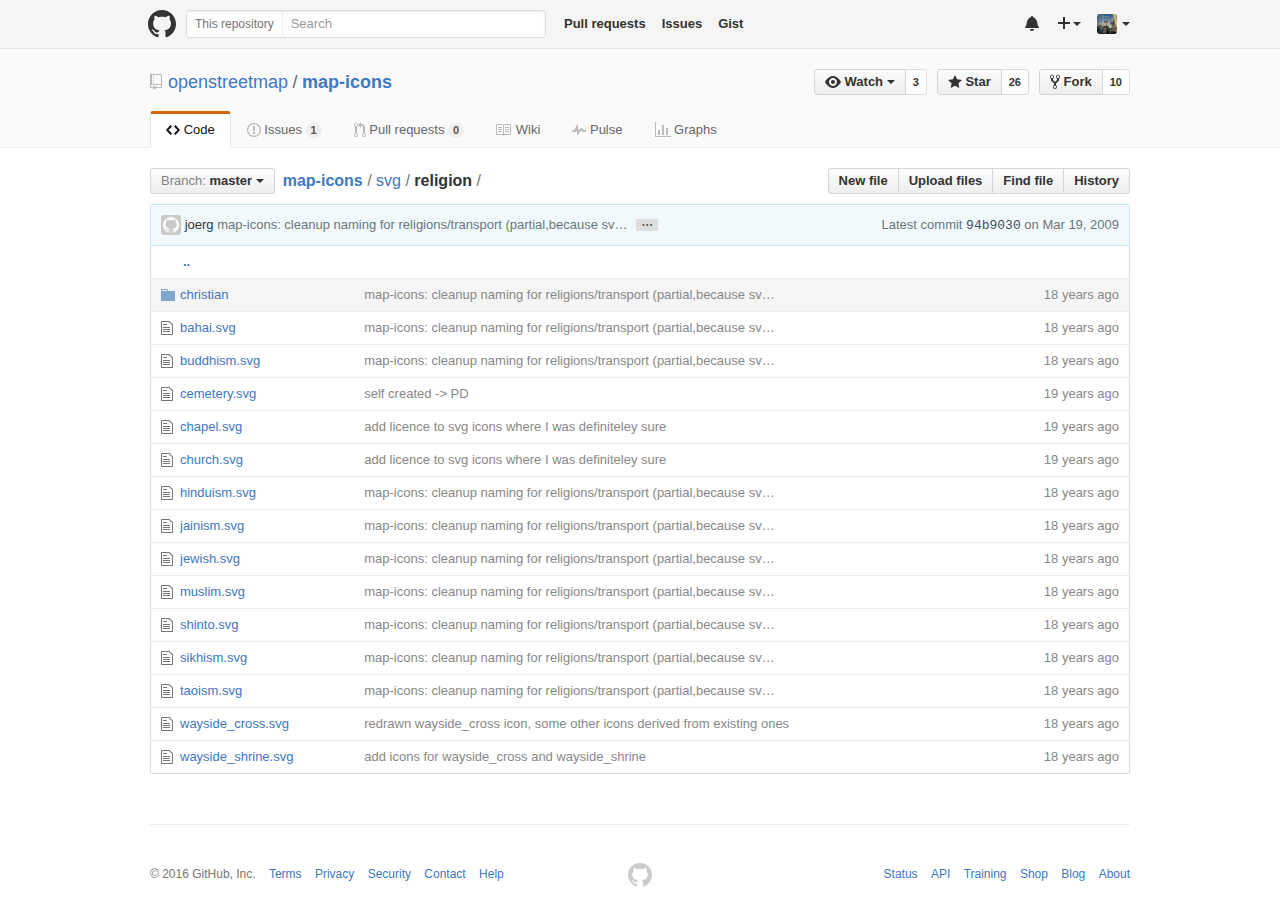
<file: icons/map-icons_svg_religion at master -À openstreetmap_map-icons.html>
<!DOCTYPE html>
<!-- saved from url=(0067)https://github.com/openstreetmap/map-icons/tree/master/svg/religion -->
<html lang="en" class=" is-copy-enabled is-u2f-enabled"><head prefix="og: http://ogp.me/ns# fb: http://ogp.me/ns/fb# object: http://ogp.me/ns/object# article: http://ogp.me/ns/article# profile: http://ogp.me/ns/profile#"><meta http-equiv="Content-Type" content="text/html; charset=UTF-8">
    

    <link crossorigin="anonymous" href="./map-icons_svg_religion at master · openstreetmap_map-icons_files/frameworks-3403d2cd1238a53420d672e269567929f23ae8a94f67108badff620bcc0dd88e.css" integrity="sha256-NAPSzRI4pTQg1nLiaVZ5KfI66KlPZxCLrf9iC8wN2I4=" media="all" rel="stylesheet">
    <link crossorigin="anonymous" href="./map-icons_svg_religion at master · openstreetmap_map-icons_files/github-33dd01e395889488eb5f48a92d7382a3e68eb0904904f217320e8876c028c7de.css" integrity="sha256-M90B45WIlIjrX0ipLXOCo+aOsJBJBPIXMg6IdsAox94=" media="all" rel="stylesheet">
    
    
    
    

    <link as="script" href="./map-icons_svg_religion at master · openstreetmap_map-icons_files/frameworks-8d53a291d725eed1eb92d6049716584477fcb8d67d1f9aff5c248de8246a9f30.js" rel="preload">
    
    <link as="script" href="./map-icons_svg_religion at master · openstreetmap_map-icons_files/github-4d7b7ea063e1bb644850721df21b283348eeabae1e205dc94380ced9bb76c838.js" rel="preload">

    <meta http-equiv="X-UA-Compatible" content="IE=edge">
    <meta http-equiv="Content-Language" content="en">
    <meta name="viewport" content="width=1020">
    
    
    <title>map-icons/svg/religion at master · openstreetmap/map-icons</title>
    <link rel="search" type="application/opensearchdescription+xml" href="https://github.com/opensearch.xml" title="GitHub">
    <link rel="fluid-icon" href="https://github.com/fluidicon.png" title="GitHub">
    <link rel="apple-touch-icon" href="https://github.com/apple-touch-icon.png">
    <link rel="apple-touch-icon" sizes="57x57" href="https://github.com/apple-touch-icon-57x57.png">
    <link rel="apple-touch-icon" sizes="60x60" href="https://github.com/apple-touch-icon-60x60.png">
    <link rel="apple-touch-icon" sizes="72x72" href="https://github.com/apple-touch-icon-72x72.png">
    <link rel="apple-touch-icon" sizes="76x76" href="https://github.com/apple-touch-icon-76x76.png">
    <link rel="apple-touch-icon" sizes="114x114" href="https://github.com/apple-touch-icon-114x114.png">
    <link rel="apple-touch-icon" sizes="120x120" href="https://github.com/apple-touch-icon-120x120.png">
    <link rel="apple-touch-icon" sizes="144x144" href="https://github.com/apple-touch-icon-144x144.png">
    <link rel="apple-touch-icon" sizes="152x152" href="https://github.com/apple-touch-icon-152x152.png">
    <link rel="apple-touch-icon" sizes="180x180" href="https://github.com/apple-touch-icon-180x180.png">
    <meta property="fb:app_id" content="1401488693436528">

      <meta content="https://avatars3.githubusercontent.com/u/261431?v=3&amp;s=400" name="twitter:image:src"><meta content="@github" name="twitter:site"><meta content="summary" name="twitter:card"><meta content="openstreetmap/map-icons" name="twitter:title"><meta content="map-icons - Mirror of the map icons used on OpenStreetMap.org" name="twitter:description">
      <meta content="https://avatars3.githubusercontent.com/u/261431?v=3&amp;s=400" property="og:image"><meta content="GitHub" property="og:site_name"><meta content="object" property="og:type"><meta content="openstreetmap/map-icons" property="og:title"><meta content="https://github.com/openstreetmap/map-icons" property="og:url"><meta content="map-icons - Mirror of the map icons used on OpenStreetMap.org" property="og:description">
      <meta name="browser-stats-url" content="https://api.github.com/_private/browser/stats">
    <meta name="browser-errors-url" content="https://api.github.com/_private/browser/errors">
    <link rel="assets" href="https://assets-cdn.github.com/">
    <link rel="web-socket" href="wss://live.github.com/_sockets/MTE1NDE1Njg6YjcyNDM5ZGM2Y2FjYmNjMGU3NWEwNzE5Yzk1NWFhY2E6NDI3NWNjZGRjODg3OTg2MDE3NjEyNWFkMWJlYjRiYWI2YjdhMTkyYWM2ZjZmNTg1MzAxZDNhNWMxYWFhZGI0MQ==--73116df49e81a9fcf56221c241927eef0144a677">
    <meta name="pjax-timeout" content="1000">
    <link rel="sudo-modal" href="https://github.com/sessions/sudo_modal">

    <meta name="msapplication-TileImage" content="/windows-tile.png">
    <meta name="msapplication-TileColor" content="#ffffff">
    

    <meta name="google-site-verification" content="KT5gs8h0wvaagLKAVWq8bbeNwnZZK1r1XQysX3xurLU">
<meta name="google-site-verification" content="ZzhVyEFwb7w3e0-uOTltm8Jsck2F5StVihD0exw2fsA">
    <meta name="google-analytics" content="UA-3769691-2">

<meta content="collector.githubapp.com" name="octolytics-host"><meta content="github" name="octolytics-app-id"><meta content="810BEF4A:53FF:569D592:570E1658" name="octolytics-dimension-request_id"><meta content="11541568" name="octolytics-actor-id"><meta content="mwhittle91" name="octolytics-actor-login"><meta content="b38c360736972a2e79f4b3aee4e98e3e49eeee1c4e9938ca56a43a9b5312a37e" name="octolytics-actor-hash">




  <meta class="js-ga-set" name="dimension1" content="Logged In">



        <meta name="hostname" content="github.com">
    <meta name="user-login" content="mwhittle91">

        <meta name="expected-hostname" content="github.com">
      <meta name="js-proxy-site-detection-payload" content="[base64]">

      <link rel="mask-icon" href="https://assets-cdn.github.com/pinned-octocat.svg" color="#4078c0">
      <link rel="icon" type="image/x-icon" href="https://assets-cdn.github.com/favicon.ico">

    <meta content="416e77cea0b3bbb1d10495f8fee91c0c58af9de3" name="form-nonce">

    <meta http-equiv="x-pjax-version" content="8f2403ff849923bf5f050ab1e4c3cfe2">
    

      
  <meta name="description" content="map-icons - Mirror of the map icons used on OpenStreetMap.org">
  <meta name="go-import" content="github.com/openstreetmap/map-icons git https://github.com/openstreetmap/map-icons.git">

  <meta content="261431" name="octolytics-dimension-user_id"><meta content="openstreetmap" name="octolytics-dimension-user_login"><meta content="643491" name="octolytics-dimension-repository_id"><meta content="openstreetmap/map-icons" name="octolytics-dimension-repository_nwo"><meta content="true" name="octolytics-dimension-repository_public"><meta content="false" name="octolytics-dimension-repository_is_fork"><meta content="643491" name="octolytics-dimension-repository_network_root_id"><meta content="openstreetmap/map-icons" name="octolytics-dimension-repository_network_root_nwo">
  <link href="https://github.com/openstreetmap/map-icons/commits/master.atom" rel="alternate" title="Recent Commits to map-icons:master" type="application/atom+xml">


      
  <meta name="selected-link" value="repo_source" data-pjax-transient="true"><meta content="/&lt;user-name&gt;/&lt;repo-name&gt;/files/disambiguate" data-pjax-transient="true" name="analytics-location"><link rel="canonical" href="https://github.com/openstreetmap/map-icons/tree/master/svg/religion" data-pjax-transient="true"></head>


  <body class="logged-in   env-production windows vis-public">
    <div id="js-pjax-loader-bar" class="pjax-loader-bar"><div class="progress" style="width: 100%;"></div></div>
    <a href="https://github.com/openstreetmap/map-icons/tree/master/svg/religion#start-of-content" tabindex="1" class="accessibility-aid js-skip-to-content">Skip to content</a>

    
    
    



        <div class="header header-logged-in true" role="banner">
  <div class="container clearfix">

    <a class="header-logo-invertocat" href="https://github.com/" data-hotkey="g d" aria-label="Homepage" data-ga-click="Header, go to dashboard, icon:logo">
  <svg aria-hidden="true" class="octicon octicon-mark-github" height="28" version="1.1" viewBox="0 0 16 16" width="28"><path d="M8 0C3.58 0 0 3.58 0 8c0 3.54 2.29 6.53 5.47 7.59 0.4 0.07 0.55-0.17 0.55-0.38 0-0.19-0.01-0.82-0.01-1.49-2.01 0.37-2.53-0.49-2.69-0.94-0.09-0.23-0.48-0.94-0.82-1.13-0.28-0.15-0.68-0.52-0.01-0.53 0.63-0.01 1.08 0.58 1.23 0.82 0.72 1.21 1.87 0.87 2.33 0.66 0.07-0.52 0.28-0.87 0.51-1.07-1.78-0.2-3.64-0.89-3.64-3.95 0-0.87 0.31-1.59 0.82-2.15-0.08-0.2-0.36-1.02 0.08-2.12 0 0 0.67-0.21 2.2 0.82 0.64-0.18 1.32-0.27 2-0.27 0.68 0 1.36 0.09 2 0.27 1.53-1.04 2.2-0.82 2.2-0.82 0.44 1.1 0.16 1.92 0.08 2.12 0.51 0.56 0.82 1.27 0.82 2.15 0 3.07-1.87 3.75-3.65 3.95 0.29 0.25 0.54 0.73 0.54 1.48 0 1.07-0.01 1.93-0.01 2.2 0 0.21 0.15 0.46 0.55 0.38C13.71 14.53 16 11.53 16 8 16 3.58 12.42 0 8 0z"></path></svg>
</a>


        <div class="header-search scoped-search site-scoped-search js-site-search" role="search">
  <!-- </textarea> --><!-- '"` --><form accept-charset="UTF-8" action="https://github.com/openstreetmap/map-icons/search" class="js-site-search-form" data-scoped-search-url="/openstreetmap/map-icons/search" data-unscoped-search-url="/search" method="get"><div style="margin:0;padding:0;display:inline"><input name="utf8" type="hidden" value="✓"></div>
    <label class="form-control header-search-wrapper js-chromeless-input-container">
      <div class="header-search-scope">This repository</div>
      <input type="text" class="form-control header-search-input js-site-search-focus js-site-search-field is-clearable" data-hotkey="s" name="q" placeholder="Search" aria-label="Search this repository" data-unscoped-placeholder="Search GitHub" data-scoped-placeholder="Search" tabindex="1" autocapitalize="off">
    </label>
</form></div>


      <ul class="header-nav left" role="navigation">
        <li class="header-nav-item">
          <a href="https://github.com/pulls" class="js-selected-navigation-item header-nav-link" data-ga-click="Header, click, Nav menu - item:pulls context:user" data-hotkey="g p" data-selected-links="/pulls /pulls/assigned /pulls/mentioned /pulls">
            Pull requests
</a>        </li>
        <li class="header-nav-item">
          <a href="https://github.com/issues" class="js-selected-navigation-item header-nav-link" data-ga-click="Header, click, Nav menu - item:issues context:user" data-hotkey="g i" data-selected-links="/issues /issues/assigned /issues/mentioned /issues">
            Issues
</a>        </li>
          <li class="header-nav-item">
            <a class="header-nav-link" href="https://gist.github.com/" data-ga-click="Header, go to gist, text:gist">Gist</a>
          </li>
      </ul>

    
<ul class="header-nav user-nav right" id="user-links">
  <li class="header-nav-item">
    
    <a href="https://github.com/notifications" aria-label="You have no unread notifications" class="header-nav-link notification-indicator tooltipped tooltipped-s js-socket-channel js-notification-indicator" data-channel="notification-changed-v2:11541568" data-ga-click="Header, go to notifications, icon:read" data-hotkey="g n">
        <span class="mail-status "></span>
        <svg aria-hidden="true" class="octicon octicon-bell" height="16" version="1.1" viewBox="0 0 14 16" width="14"><path d="M14 12v1H0v-1l0.73-0.58c0.77-0.77 0.81-2.55 1.19-4.42 0.77-3.77 4.08-5 4.08-5 0-0.55 0.45-1 1-1s1 0.45 1 1c0 0 3.39 1.23 4.16 5 0.38 1.88 0.42 3.66 1.19 4.42l0.66 0.58z m-7 4c1.11 0 2-0.89 2-2H5c0 1.11 0.89 2 2 2z"></path></svg>
</a>
  </li>

  <li class="header-nav-item dropdown js-menu-container">
    <a class="header-nav-link tooltipped tooltipped-s js-menu-target" href="https://github.com/new" aria-label="Create new…" data-ga-click="Header, create new, icon:add">
      <svg aria-hidden="true" class="octicon octicon-plus left" height="16" version="1.1" viewBox="0 0 12 16" width="12"><path d="M12 9H7v5H5V9H0V7h5V2h2v5h5v2z"></path></svg>
      <span class="dropdown-caret"></span>
    </a>

    <div class="dropdown-menu-content js-menu-content">
      <ul class="dropdown-menu dropdown-menu-sw">
        
<a class="dropdown-item" href="https://github.com/new" data-ga-click="Header, create new repository">
  New repository
</a>


  <a class="dropdown-item" href="https://github.com/organizations/new" data-ga-click="Header, create new organization">
    New organization
  </a>



  <div class="dropdown-divider"></div>
  <div class="dropdown-header">
    <span title="openstreetmap/map-icons">This repository</span>
  </div>
    <a class="dropdown-item" href="https://github.com/openstreetmap/map-icons/issues/new" data-ga-click="Header, create new issue">
      New issue
    </a>

      </ul>
    </div>
  </li>

  <li class="header-nav-item dropdown js-menu-container">
    <a class="header-nav-link name tooltipped tooltipped-sw js-menu-target" href="https://github.com/mwhittle91" aria-label="View profile and more" data-ga-click="Header, show menu, icon:avatar">
      <img alt="@mwhittle91" class="avatar" height="20" src="./map-icons_svg_religion at master · openstreetmap_map-icons_files/11541568" width="20">
      <span class="dropdown-caret"></span>
    </a>

    <div class="dropdown-menu-content js-menu-content">
      <div class="dropdown-menu  dropdown-menu-sw">
        <div class=" dropdown-header header-nav-current-user css-truncate">
            Signed in as <strong class="css-truncate-target">mwhittle91</strong>

        </div>


        <div class="dropdown-divider"></div>

          <a class="dropdown-item" href="https://github.com/mwhittle91" data-ga-click="Header, go to profile, text:your profile">
            Your profile
          </a>
        <a class="dropdown-item" href="https://github.com/stars" data-ga-click="Header, go to starred repos, text:your stars">
          Your stars
        </a>
          <a class="dropdown-item" href="https://github.com/explore" data-ga-click="Header, go to explore, text:explore">
            Explore
          </a>
          <a class="dropdown-item" href="https://github.com/integrations" data-ga-click="Header, go to integrations, text:integrations">
            Integrations
          </a>
        <a class="dropdown-item" href="https://help.github.com/" data-ga-click="Header, go to help, text:help">
          Help
        </a>


          <div class="dropdown-divider"></div>

          <a class="dropdown-item" href="https://github.com/settings/profile" data-ga-click="Header, go to settings, icon:settings">
            Settings
          </a>

          <!-- </textarea> --><!-- '"` --><form accept-charset="UTF-8" action="https://github.com/logout" class="logout-form" data-form-nonce="416e77cea0b3bbb1d10495f8fee91c0c58af9de3" method="post"><div style="margin:0;padding:0;display:inline"><input name="utf8" type="hidden" value="✓"><input name="authenticity_token" type="hidden" value="NYQM5EdveJB44y/EHBbKm6P6nKrtk++8sI2J0g+5fB8DkhB6GMFFXtbspA+QJN/1P8eZtYYE/WOEiA0OUnb1Tw=="></div>
            <button class="dropdown-item dropdown-signout" data-ga-click="Header, sign out, icon:logout">
              Sign out
            </button>
</form>
      </div>
    </div>
  </li>
</ul>


    
  </div>
</div>


      


    <div id="start-of-content" class="accessibility-aid"></div>

      <div id="js-flash-container">
</div>


    <div role="main" class="main-content">
        <div itemscope="" itemtype="http://schema.org/SoftwareSourceCode">
    <div id="js-repo-pjax-container" data-pjax-container="">
      
<div class="pagehead repohead instapaper_ignore readability-menu experiment-repo-nav">
  <div class="container repohead-details-container">

    

<ul class="pagehead-actions">

  <li>
        <!-- </textarea> --><!-- '"` --><form accept-charset="UTF-8" action="https://github.com/notifications/subscribe" class="js-social-container" data-autosubmit="true" data-form-nonce="416e77cea0b3bbb1d10495f8fee91c0c58af9de3" data-remote="true" method="post"><div style="margin:0;padding:0;display:inline"><input name="utf8" type="hidden" value="✓"><input name="authenticity_token" type="hidden" value="fqvTm1JK4Jgv0g295xIDH2JL0cjVvvvgO53I3bzLQCkJKkUPuN0BqDWuOoH6+az1JAZqmSc64Q5tn9xk6Nw9uQ=="></div>      <input class="form-control" id="repository_id" name="repository_id" type="hidden" value="643491">

        <div class="select-menu js-menu-container js-select-menu">
          <a href="https://github.com/openstreetmap/map-icons/subscription" class="btn btn-sm btn-with-count select-menu-button js-menu-target" role="button" tabindex="0" aria-haspopup="true" data-ga-click="Repository, click Watch settings, action:files#disambiguate">
            <span class="js-select-button">
              <svg aria-hidden="true" class="octicon octicon-eye" height="16" version="1.1" viewBox="0 0 16 16" width="16"><path d="M8.06 2C3 2 0 8 0 8s3 6 8.06 6c4.94 0 7.94-6 7.94-6S13 2 8.06 2z m-0.06 10c-2.2 0-4-1.78-4-4 0-2.2 1.8-4 4-4 2.22 0 4 1.8 4 4 0 2.22-1.78 4-4 4z m2-4c0 1.11-0.89 2-2 2s-2-0.89-2-2 0.89-2 2-2 2 0.89 2 2z"></path></svg>
              Watch
            </span>
          </a>
          <a class="social-count js-social-count" href="https://github.com/openstreetmap/map-icons/watchers">
            3
          </a>

        <div class="select-menu-modal-holder">
          <div class="select-menu-modal subscription-menu-modal js-menu-content" aria-hidden="true">
            <div class="select-menu-header js-navigation-enable" tabindex="-1">
              <svg aria-label="Close" class="octicon octicon-x js-menu-close" height="16" role="img" version="1.1" viewBox="0 0 12 16" width="12"><path d="M7.48 8l3.75 3.75-1.48 1.48-3.75-3.75-3.75 3.75-1.48-1.48 3.75-3.75L0.77 4.25l1.48-1.48 3.75 3.75 3.75-3.75 1.48 1.48-3.75 3.75z"></path></svg>
              <span class="select-menu-title">Notifications</span>
            </div>

              <div class="select-menu-list js-navigation-container" role="menu">

                <div class="select-menu-item js-navigation-item selected" role="menuitem" tabindex="0">
                  <svg aria-hidden="true" class="octicon octicon-check select-menu-item-icon" height="16" version="1.1" viewBox="0 0 12 16" width="12"><path d="M12 5L4 13 0 9l1.5-1.5 2.5 2.5 6.5-6.5 1.5 1.5z"></path></svg>
                  <div class="select-menu-item-text">
                    <input checked="checked" id="do_included" name="do" type="radio" value="included">
                    <span class="select-menu-item-heading">Not watching</span>
                    <span class="description">Be notified when participating or @mentioned.</span>
                    <span class="js-select-button-text hidden-select-button-text">
                      <svg aria-hidden="true" class="octicon octicon-eye" height="16" version="1.1" viewBox="0 0 16 16" width="16"><path d="M8.06 2C3 2 0 8 0 8s3 6 8.06 6c4.94 0 7.94-6 7.94-6S13 2 8.06 2z m-0.06 10c-2.2 0-4-1.78-4-4 0-2.2 1.8-4 4-4 2.22 0 4 1.8 4 4 0 2.22-1.78 4-4 4z m2-4c0 1.11-0.89 2-2 2s-2-0.89-2-2 0.89-2 2-2 2 0.89 2 2z"></path></svg>
                      Watch
                    </span>
                  </div>
                </div>

                <div class="select-menu-item js-navigation-item " role="menuitem" tabindex="0">
                  <svg aria-hidden="true" class="octicon octicon-check select-menu-item-icon" height="16" version="1.1" viewBox="0 0 12 16" width="12"><path d="M12 5L4 13 0 9l1.5-1.5 2.5 2.5 6.5-6.5 1.5 1.5z"></path></svg>
                  <div class="select-menu-item-text">
                    <input id="do_subscribed" name="do" type="radio" value="subscribed">
                    <span class="select-menu-item-heading">Watching</span>
                    <span class="description">Be notified of all conversations.</span>
                    <span class="js-select-button-text hidden-select-button-text">
                      <svg aria-hidden="true" class="octicon octicon-eye" height="16" version="1.1" viewBox="0 0 16 16" width="16"><path d="M8.06 2C3 2 0 8 0 8s3 6 8.06 6c4.94 0 7.94-6 7.94-6S13 2 8.06 2z m-0.06 10c-2.2 0-4-1.78-4-4 0-2.2 1.8-4 4-4 2.22 0 4 1.8 4 4 0 2.22-1.78 4-4 4z m2-4c0 1.11-0.89 2-2 2s-2-0.89-2-2 0.89-2 2-2 2 0.89 2 2z"></path></svg>
                      Unwatch
                    </span>
                  </div>
                </div>

                <div class="select-menu-item js-navigation-item " role="menuitem" tabindex="0">
                  <svg aria-hidden="true" class="octicon octicon-check select-menu-item-icon" height="16" version="1.1" viewBox="0 0 12 16" width="12"><path d="M12 5L4 13 0 9l1.5-1.5 2.5 2.5 6.5-6.5 1.5 1.5z"></path></svg>
                  <div class="select-menu-item-text">
                    <input id="do_ignore" name="do" type="radio" value="ignore">
                    <span class="select-menu-item-heading">Ignoring</span>
                    <span class="description">Never be notified.</span>
                    <span class="js-select-button-text hidden-select-button-text">
                      <svg aria-hidden="true" class="octicon octicon-mute" height="16" version="1.1" viewBox="0 0 16 16" width="16"><path d="M8 2.81v10.38c0 0.67-0.81 1-1.28 0.53L3 10H1c-0.55 0-1-0.45-1-1V7c0-0.55 0.45-1 1-1h2l3.72-3.72c0.47-0.47 1.28-0.14 1.28 0.53z m7.53 3.22l-1.06-1.06-1.97 1.97-1.97-1.97-1.06 1.06 1.97 1.97-1.97 1.97 1.06 1.06 1.97-1.97 1.97 1.97 1.06-1.06-1.97-1.97 1.97-1.97z"></path></svg>
                      Stop ignoring
                    </span>
                  </div>
                </div>

              </div>

            </div>
          </div>
        </div>
</form>
  </li>

  <li>
    
  <div class="js-toggler-container js-social-container starring-container ">

    <!-- </textarea> --><!-- '"` --><form accept-charset="UTF-8" action="https://github.com/openstreetmap/map-icons/unstar" class="js-toggler-form starred" data-form-nonce="416e77cea0b3bbb1d10495f8fee91c0c58af9de3" data-remote="true" method="post"><div style="margin:0;padding:0;display:inline"><input name="utf8" type="hidden" value="✓"><input name="authenticity_token" type="hidden" value="AL6RY1vVqSl8tTyHV3OkhS/cPkrA4y+PX7Mhj66DBw/81p8Ia3BKSWhnJelL0ZxWzOkmlJyXqm5gkoF6G1xDug=="></div>
      <button class="btn btn-sm btn-with-count js-toggler-target" aria-label="Unstar this repository" title="Unstar openstreetmap/map-icons" data-ga-click="Repository, click unstar button, action:files#disambiguate; text:Unstar">
        <svg aria-hidden="true" class="octicon octicon-star" height="16" version="1.1" viewBox="0 0 14 16" width="14"><path d="M14 6l-4.9-0.64L7 1 4.9 5.36 0 6l3.6 3.26L2.67 14l4.33-2.33 4.33 2.33L10.4 9.26 14 6z"></path></svg>
        Unstar
      </button>
        <a class="social-count js-social-count" href="https://github.com/openstreetmap/map-icons/stargazers">
          26
        </a>
</form>
    <!-- </textarea> --><!-- '"` --><form accept-charset="UTF-8" action="https://github.com/openstreetmap/map-icons/star" class="js-toggler-form unstarred" data-form-nonce="416e77cea0b3bbb1d10495f8fee91c0c58af9de3" data-remote="true" method="post"><div style="margin:0;padding:0;display:inline"><input name="utf8" type="hidden" value="✓"><input name="authenticity_token" type="hidden" value="zl7EXPUConN9J0E3RsjHUhyys1+WlRRrGqnUZNfeY284JEiwToW3TZ0SvJMAFed+srTohYzBC0cRMLns4y3Vcw=="></div>
      <button class="btn btn-sm btn-with-count js-toggler-target" aria-label="Star this repository" title="Star openstreetmap/map-icons" data-ga-click="Repository, click star button, action:files#disambiguate; text:Star">
        <svg aria-hidden="true" class="octicon octicon-star" height="16" version="1.1" viewBox="0 0 14 16" width="14"><path d="M14 6l-4.9-0.64L7 1 4.9 5.36 0 6l3.6 3.26L2.67 14l4.33-2.33 4.33 2.33L10.4 9.26 14 6z"></path></svg>
        Star
      </button>
        <a class="social-count js-social-count" href="https://github.com/openstreetmap/map-icons/stargazers">
          26
        </a>
</form>  </div>

  </li>

  <li>
          <!-- </textarea> --><!-- '"` --><form accept-charset="UTF-8" action="https://github.com/openstreetmap/map-icons/fork" class="btn-with-count" data-form-nonce="416e77cea0b3bbb1d10495f8fee91c0c58af9de3" method="post"><div style="margin:0;padding:0;display:inline"><input name="utf8" type="hidden" value="✓"><input name="authenticity_token" type="hidden" value="xs3UjkV/KFqMWSeD/zOQjasOvMtKrzBs4waPCvMskK0X3IazNGtRMCZDUzHqukiAXaM56+5R1B+n7vMbOSrcUQ=="></div>
            <button type="submit" class="btn btn-sm btn-with-count" data-ga-click="Repository, show fork modal, action:files#disambiguate; text:Fork" title="Fork your own copy of openstreetmap/map-icons to your account" aria-label="Fork your own copy of openstreetmap/map-icons to your account">
              <svg aria-hidden="true" class="octicon octicon-repo-forked" height="16" version="1.1" viewBox="0 0 10 16" width="10"><path d="M8 1c-1.11 0-2 0.89-2 2 0 0.73 0.41 1.38 1 1.72v1.28L5 8 3 6v-1.28c0.59-0.34 1-0.98 1-1.72 0-1.11-0.89-2-2-2S0 1.89 0 3c0 0.73 0.41 1.38 1 1.72v1.78l3 3v1.78c-0.59 0.34-1 0.98-1 1.72 0 1.11 0.89 2 2 2s2-0.89 2-2c0-0.73-0.41-1.38-1-1.72V9.5l3-3V4.72c0.59-0.34 1-0.98 1-1.72 0-1.11-0.89-2-2-2zM2 4.2c-0.66 0-1.2-0.55-1.2-1.2s0.55-1.2 1.2-1.2 1.2 0.55 1.2 1.2-0.55 1.2-1.2 1.2z m3 10c-0.66 0-1.2-0.55-1.2-1.2s0.55-1.2 1.2-1.2 1.2 0.55 1.2 1.2-0.55 1.2-1.2 1.2z m3-10c-0.66 0-1.2-0.55-1.2-1.2s0.55-1.2 1.2-1.2 1.2 0.55 1.2 1.2-0.55 1.2-1.2 1.2z"></path></svg>
              Fork
            </button>
</form>
    <a href="https://github.com/openstreetmap/map-icons/network" class="social-count">
      10
    </a>
  </li>
</ul>

    <h1 class="entry-title public ">
  <svg aria-hidden="true" class="octicon octicon-repo" height="16" version="1.1" viewBox="0 0 12 16" width="12"><path d="M4 9h-1v-1h1v1z m0-3h-1v1h1v-1z m0-2h-1v1h1v-1z m0-2h-1v1h1v-1z m8-1v12c0 0.55-0.45 1-1 1H6v2l-1.5-1.5-1.5 1.5V14H1c-0.55 0-1-0.45-1-1V1C0 0.45 0.45 0 1 0h10c0.55 0 1 0.45 1 1z m-1 10H1v2h2v-1h3v1h5V11z m0-10H2v9h9V1z"></path></svg>
  <span class="author" itemprop="author"><a href="https://github.com/openstreetmap" class="url fn" rel="author">openstreetmap</a></span><!--
--><span class="path-divider">/</span><!--
--><strong itemprop="name"><a href="https://github.com/openstreetmap/map-icons" data-pjax="#js-repo-pjax-container">map-icons</a></strong>

</h1>

  </div>
  <div class="container">
    
<nav class="reponav js-repo-nav js-sidenav-container-pjax" itemscope="" itemtype="http://schema.org/BreadcrumbList" role="navigation" data-pjax="#js-repo-pjax-container">

  <span itemscope="" itemtype="http://schema.org/ListItem" itemprop="itemListElement">
    <a href="https://github.com/openstreetmap/map-icons" aria-selected="true" class="js-selected-navigation-item reponav-item selected" data-hotkey="g c" data-selected-links="repo_source repo_downloads repo_commits repo_releases repo_tags repo_branches /openstreetmap/map-icons" itemprop="url">
      <svg aria-hidden="true" class="octicon octicon-code" height="16" version="1.1" viewBox="0 0 14 16" width="14"><path d="M9.5 3l-1.5 1.5 3.5 3.5L8 11.5l1.5 1.5 4.5-5L9.5 3zM4.5 3L0 8l4.5 5 1.5-1.5L2.5 8l3.5-3.5L4.5 3z"></path></svg>
      <span itemprop="name">Code</span>
      <meta itemprop="position" content="1">
</a>  </span>

    <span itemscope="" itemtype="http://schema.org/ListItem" itemprop="itemListElement">
      <a href="https://github.com/openstreetmap/map-icons/issues" class="js-selected-navigation-item reponav-item" data-hotkey="g i" data-selected-links="repo_issues repo_labels repo_milestones /openstreetmap/map-icons/issues" itemprop="url">
        <svg aria-hidden="true" class="octicon octicon-issue-opened" height="16" version="1.1" viewBox="0 0 14 16" width="14"><path d="M7 2.3c3.14 0 5.7 2.56 5.7 5.7S10.14 13.7 7 13.7 1.3 11.14 1.3 8s2.56-5.7 5.7-5.7m0-1.3C3.14 1 0 4.14 0 8s3.14 7 7 7 7-3.14 7-7S10.86 1 7 1z m1 3H6v5h2V4z m0 6H6v2h2V10z"></path></svg>
        <span itemprop="name">Issues</span>
        <span class="counter">1</span>
        <meta itemprop="position" content="2">
</a>    </span>

  <span itemscope="" itemtype="http://schema.org/ListItem" itemprop="itemListElement">
    <a href="https://github.com/openstreetmap/map-icons/pulls" class="js-selected-navigation-item reponav-item" data-hotkey="g p" data-selected-links="repo_pulls /openstreetmap/map-icons/pulls" itemprop="url">
      <svg aria-hidden="true" class="octicon octicon-git-pull-request" height="16" version="1.1" viewBox="0 0 12 16" width="12"><path d="M11 11.28c0-1.73 0-6.28 0-6.28-0.03-0.78-0.34-1.47-0.94-2.06s-1.28-0.91-2.06-0.94c0 0-1.02 0-1 0V0L4 3l3 3V4h1c0.27 0.02 0.48 0.11 0.69 0.31s0.3 0.42 0.31 0.69v6.28c-0.59 0.34-1 0.98-1 1.72 0 1.11 0.89 2 2 2s2-0.89 2-2c0-0.73-0.41-1.38-1-1.72z m-1 2.92c-0.66 0-1.2-0.55-1.2-1.2s0.55-1.2 1.2-1.2 1.2 0.55 1.2 1.2-0.55 1.2-1.2 1.2zM4 3c0-1.11-0.89-2-2-2S0 1.89 0 3c0 0.73 0.41 1.38 1 1.72 0 1.55 0 5.56 0 6.56-0.59 0.34-1 0.98-1 1.72 0 1.11 0.89 2 2 2s2-0.89 2-2c0-0.73-0.41-1.38-1-1.72V4.72c0.59-0.34 1-0.98 1-1.72z m-0.8 10c0 0.66-0.55 1.2-1.2 1.2s-1.2-0.55-1.2-1.2 0.55-1.2 1.2-1.2 1.2 0.55 1.2 1.2z m-1.2-8.8c-0.66 0-1.2-0.55-1.2-1.2s0.55-1.2 1.2-1.2 1.2 0.55 1.2 1.2-0.55 1.2-1.2 1.2z"></path></svg>
      <span itemprop="name">Pull requests</span>
      <span class="counter">0</span>
      <meta itemprop="position" content="3">
</a>  </span>

    <a href="https://github.com/openstreetmap/map-icons/wiki" class="js-selected-navigation-item reponav-item" data-hotkey="g w" data-selected-links="repo_wiki /openstreetmap/map-icons/wiki">
      <svg aria-hidden="true" class="octicon octicon-book" height="16" version="1.1" viewBox="0 0 16 16" width="16"><path d="M2 5h4v1H2v-1z m0 3h4v-1H2v1z m0 2h4v-1H2v1z m11-5H9v1h4v-1z m0 2H9v1h4v-1z m0 2H9v1h4v-1z m2-6v9c0 0.55-0.45 1-1 1H8.5l-1 1-1-1H1c-0.55 0-1-0.45-1-1V3c0-0.55 0.45-1 1-1h5.5l1 1 1-1h5.5c0.55 0 1 0.45 1 1z m-8 0.5l-0.5-0.5H1v9h6V3.5z m7-0.5H8.5l-0.5 0.5v8.5h6V3z"></path></svg>
      Wiki
</a>
  <a href="https://github.com/openstreetmap/map-icons/pulse" class="js-selected-navigation-item reponav-item" data-selected-links="pulse /openstreetmap/map-icons/pulse">
    <svg aria-hidden="true" class="octicon octicon-pulse" height="16" version="1.1" viewBox="0 0 14 16" width="14"><path d="M11.5 8L8.8 5.4 6.6 8.5 5.5 1.6 2.38 8H0V10h3.6L4.5 8.2l0.9 5.4L9 8.5l1.6 1.5H14V8H11.5z"></path></svg>
    Pulse
</a>
  <a href="https://github.com/openstreetmap/map-icons/graphs" class="js-selected-navigation-item reponav-item" data-selected-links="repo_graphs repo_contributors /openstreetmap/map-icons/graphs">
    <svg aria-hidden="true" class="octicon octicon-graph" height="16" version="1.1" viewBox="0 0 16 16" width="16"><path d="M16 14v1H0V0h1v14h15z m-11-1H3V8h2v5z m4 0H7V3h2v10z m4 0H11V6h2v7z"></path></svg>
    Graphs
</a>

</nav>

  </div>
</div>

<div class="container new-discussion-timeline experiment-repo-nav">
  <div class="repository-content">

    
<div class="file-navigation">
  
<div class="select-menu branch-select-menu js-menu-container js-select-menu left">
  <button class="btn btn-sm select-menu-button js-menu-target css-truncate" data-hotkey="w" title="master" type="button" aria-label="Switch branches or tags" tabindex="0" aria-haspopup="true">
    <i>Branch:</i>
    <span class="js-select-button css-truncate-target">master</span>
  </button>

  <div class="select-menu-modal-holder js-menu-content js-navigation-container" data-pjax="" aria-hidden="true">

    <div class="select-menu-modal">
      <div class="select-menu-header">
        <svg aria-label="Close" class="octicon octicon-x js-menu-close" height="16" role="img" version="1.1" viewBox="0 0 12 16" width="12"><path d="M7.48 8l3.75 3.75-1.48 1.48-3.75-3.75-3.75 3.75-1.48-1.48 3.75-3.75L0.77 4.25l1.48-1.48 3.75 3.75 3.75-3.75 1.48 1.48-3.75 3.75z"></path></svg>
        <span class="select-menu-title">Switch branches/tags</span>
      </div>

      <div class="select-menu-filters">
        <div class="select-menu-text-filter">
          <input type="text" aria-label="Filter branches/tags" id="context-commitish-filter-field" class="form-control js-filterable-field js-navigation-enable" placeholder="Filter branches/tags">
        </div>
        <div class="select-menu-tabs">
          <ul>
            <li class="select-menu-tab">
              <a href="https://github.com/openstreetmap/map-icons/tree/master/svg/religion#" data-tab-filter="branches" data-filter-placeholder="Filter branches/tags" class="js-select-menu-tab" role="tab">Branches</a>
            </li>
            <li class="select-menu-tab">
              <a href="https://github.com/openstreetmap/map-icons/tree/master/svg/religion#" data-tab-filter="tags" data-filter-placeholder="Find a tag…" class="js-select-menu-tab" role="tab">Tags</a>
            </li>
          </ul>
        </div>
      </div>

      <div class="select-menu-list select-menu-tab-bucket js-select-menu-tab-bucket" data-tab-filter="branches" role="menu">

        <div data-filterable-for="context-commitish-filter-field" data-filterable-type="substring">


            <a class="select-menu-item js-navigation-item js-navigation-open " href="https://github.com/openstreetmap/map-icons/tree/git-svn/svg/religion" data-name="git-svn" data-skip-pjax="true" rel="nofollow">
              <svg aria-hidden="true" class="octicon octicon-check select-menu-item-icon" height="16" version="1.1" viewBox="0 0 12 16" width="12"><path d="M12 5L4 13 0 9l1.5-1.5 2.5 2.5 6.5-6.5 1.5 1.5z"></path></svg>
              <span class="select-menu-item-text css-truncate-target js-select-menu-filter-text" title="git-svn">
                git-svn
              </span>
            </a>
            <a class="select-menu-item js-navigation-item js-navigation-open selected" href="https://github.com/openstreetmap/map-icons/tree/master/svg/religion" data-name="master" data-skip-pjax="true" rel="nofollow">
              <svg aria-hidden="true" class="octicon octicon-check select-menu-item-icon" height="16" version="1.1" viewBox="0 0 12 16" width="12"><path d="M12 5L4 13 0 9l1.5-1.5 2.5 2.5 6.5-6.5 1.5 1.5z"></path></svg>
              <span class="select-menu-item-text css-truncate-target js-select-menu-filter-text" title="master">
                master
              </span>
            </a>
            <a class="select-menu-item js-navigation-item js-navigation-open " href="https://github.com/openstreetmap/map-icons/tree/mirror/git-svn/svg/religion" data-name="mirror/git-svn" data-skip-pjax="true" rel="nofollow">
              <svg aria-hidden="true" class="octicon octicon-check select-menu-item-icon" height="16" version="1.1" viewBox="0 0 12 16" width="12"><path d="M12 5L4 13 0 9l1.5-1.5 2.5 2.5 6.5-6.5 1.5 1.5z"></path></svg>
              <span class="select-menu-item-text css-truncate-target js-select-menu-filter-text" title="mirror/git-svn">
                mirror/git-svn
              </span>
            </a>
            <a class="select-menu-item js-navigation-item js-navigation-open " href="https://github.com/openstreetmap/map-icons/tree/mirror/master/svg/religion" data-name="mirror/master" data-skip-pjax="true" rel="nofollow">
              <svg aria-hidden="true" class="octicon octicon-check select-menu-item-icon" height="16" version="1.1" viewBox="0 0 12 16" width="12"><path d="M12 5L4 13 0 9l1.5-1.5 2.5 2.5 6.5-6.5 1.5 1.5z"></path></svg>
              <span class="select-menu-item-text css-truncate-target js-select-menu-filter-text" title="mirror/master">
                mirror/master
              </span>
            </a>
            <a class="select-menu-item js-navigation-item js-navigation-open " href="https://github.com/openstreetmap/map-icons/tree/mirror/mirror/git-svn/svg/religion" data-name="mirror/mirror/git-svn" data-skip-pjax="true" rel="nofollow">
              <svg aria-hidden="true" class="octicon octicon-check select-menu-item-icon" height="16" version="1.1" viewBox="0 0 12 16" width="12"><path d="M12 5L4 13 0 9l1.5-1.5 2.5 2.5 6.5-6.5 1.5 1.5z"></path></svg>
              <span class="select-menu-item-text css-truncate-target js-select-menu-filter-text" title="mirror/mirror/git-svn">
                mirror/mirror/git-svn
              </span>
            </a>
            <a class="select-menu-item js-navigation-item js-navigation-open " href="https://github.com/openstreetmap/map-icons/tree/mirror/mirror/master/svg/religion" data-name="mirror/mirror/master" data-skip-pjax="true" rel="nofollow">
              <svg aria-hidden="true" class="octicon octicon-check select-menu-item-icon" height="16" version="1.1" viewBox="0 0 12 16" width="12"><path d="M12 5L4 13 0 9l1.5-1.5 2.5 2.5 6.5-6.5 1.5 1.5z"></path></svg>
              <span class="select-menu-item-text css-truncate-target js-select-menu-filter-text" title="mirror/mirror/master">
                mirror/mirror/master
              </span>
            </a>
            <a class="select-menu-item js-navigation-item js-navigation-open " href="https://github.com/openstreetmap/map-icons/tree/mirror/mirror/mirror/git-svn/svg/religion" data-name="mirror/mirror/mirror/git-svn" data-skip-pjax="true" rel="nofollow">
              <svg aria-hidden="true" class="octicon octicon-check select-menu-item-icon" height="16" version="1.1" viewBox="0 0 12 16" width="12"><path d="M12 5L4 13 0 9l1.5-1.5 2.5 2.5 6.5-6.5 1.5 1.5z"></path></svg>
              <span class="select-menu-item-text css-truncate-target js-select-menu-filter-text" title="mirror/mirror/mirror/git-svn">
                mirror/mirror/mirror/git-svn
              </span>
            </a>
            <a class="select-menu-item js-navigation-item js-navigation-open " href="https://github.com/openstreetmap/map-icons/tree/mirror/mirror/mirror/master/svg/religion" data-name="mirror/mirror/mirror/master" data-skip-pjax="true" rel="nofollow">
              <svg aria-hidden="true" class="octicon octicon-check select-menu-item-icon" height="16" version="1.1" viewBox="0 0 12 16" width="12"><path d="M12 5L4 13 0 9l1.5-1.5 2.5 2.5 6.5-6.5 1.5 1.5z"></path></svg>
              <span class="select-menu-item-text css-truncate-target js-select-menu-filter-text" title="mirror/mirror/mirror/master">
                mirror/mirror/mirror/master
              </span>
            </a>
            <a class="select-menu-item js-navigation-item js-navigation-open " href="https://github.com/openstreetmap/map-icons/tree/mirror/mirror/mirror/mirror/git-svn/svg/religion" data-name="mirror/mirror/mirror/mirror/git-svn" data-skip-pjax="true" rel="nofollow">
              <svg aria-hidden="true" class="octicon octicon-check select-menu-item-icon" height="16" version="1.1" viewBox="0 0 12 16" width="12"><path d="M12 5L4 13 0 9l1.5-1.5 2.5 2.5 6.5-6.5 1.5 1.5z"></path></svg>
              <span class="select-menu-item-text css-truncate-target js-select-menu-filter-text" title="mirror/mirror/mirror/mirror/git-svn">
                mirror/mirror/mirror/mirror/git-svn
              </span>
            </a>
            <a class="select-menu-item js-navigation-item js-navigation-open " href="https://github.com/openstreetmap/map-icons/tree/mirror/mirror/mirror/mirror/master/svg/religion" data-name="mirror/mirror/mirror/mirror/master" data-skip-pjax="true" rel="nofollow">
              <svg aria-hidden="true" class="octicon octicon-check select-menu-item-icon" height="16" version="1.1" viewBox="0 0 12 16" width="12"><path d="M12 5L4 13 0 9l1.5-1.5 2.5 2.5 6.5-6.5 1.5 1.5z"></path></svg>
              <span class="select-menu-item-text css-truncate-target js-select-menu-filter-text" title="mirror/mirror/mirror/mirror/master">
                mirror/mirror/mirror/mirror/master
              </span>
            </a>
            <a class="select-menu-item js-navigation-item js-navigation-open " href="https://github.com/openstreetmap/map-icons/tree/mirror/mirror/mirror/mirror/mirror/git-svn/svg/religion" data-name="mirror/mirror/mirror/mirror/mirror/git-svn" data-skip-pjax="true" rel="nofollow">
              <svg aria-hidden="true" class="octicon octicon-check select-menu-item-icon" height="16" version="1.1" viewBox="0 0 12 16" width="12"><path d="M12 5L4 13 0 9l1.5-1.5 2.5 2.5 6.5-6.5 1.5 1.5z"></path></svg>
              <span class="select-menu-item-text css-truncate-target js-select-menu-filter-text" title="mirror/mirror/mirror/mirror/mirror/git-svn">
                mirror/mirror/mirror/mirror/mirror/git-svn
              </span>
            </a>
            <a class="select-menu-item js-navigation-item js-navigation-open " href="https://github.com/openstreetmap/map-icons/tree/mirror/mirror/mirror/mirror/mirror/master/svg/religion" data-name="mirror/mirror/mirror/mirror/mirror/master" data-skip-pjax="true" rel="nofollow">
              <svg aria-hidden="true" class="octicon octicon-check select-menu-item-icon" height="16" version="1.1" viewBox="0 0 12 16" width="12"><path d="M12 5L4 13 0 9l1.5-1.5 2.5 2.5 6.5-6.5 1.5 1.5z"></path></svg>
              <span class="select-menu-item-text css-truncate-target js-select-menu-filter-text" title="mirror/mirror/mirror/mirror/mirror/master">
                mirror/mirror/mirror/mirror/mirror/master
              </span>
            </a>
            <a class="select-menu-item js-navigation-item js-navigation-open " href="https://github.com/openstreetmap/map-icons/tree/mirror/mirror/mirror/mirror/mirror/mirror/git-svn/svg/religion" data-name="mirror/mirror/mirror/mirror/mirror/mirror/git-svn" data-skip-pjax="true" rel="nofollow">
              <svg aria-hidden="true" class="octicon octicon-check select-menu-item-icon" height="16" version="1.1" viewBox="0 0 12 16" width="12"><path d="M12 5L4 13 0 9l1.5-1.5 2.5 2.5 6.5-6.5 1.5 1.5z"></path></svg>
              <span class="select-menu-item-text css-truncate-target js-select-menu-filter-text" title="mirror/mirror/mirror/mirror/mirror/mirror/git-svn">
                mirror/mirror/mirror/mirror/mirror/mirror/git-svn
              </span>
            </a>
            <a class="select-menu-item js-navigation-item js-navigation-open " href="https://github.com/openstreetmap/map-icons/tree/mirror/mirror/mirror/mirror/mirror/mirror/master/svg/religion" data-name="mirror/mirror/mirror/mirror/mirror/mirror/master" data-skip-pjax="true" rel="nofollow">
              <svg aria-hidden="true" class="octicon octicon-check select-menu-item-icon" height="16" version="1.1" viewBox="0 0 12 16" width="12"><path d="M12 5L4 13 0 9l1.5-1.5 2.5 2.5 6.5-6.5 1.5 1.5z"></path></svg>
              <span class="select-menu-item-text css-truncate-target js-select-menu-filter-text" title="mirror/mirror/mirror/mirror/mirror/mirror/master">
                mirror/mirror/mirror/mirror/mirror/mirror/master
              </span>
            </a>
            <a class="select-menu-item js-navigation-item js-navigation-open " href="https://github.com/openstreetmap/map-icons/tree/mirror/mirror/mirror/mirror/mirror/mirror/mirror/git-svn/svg/religion" data-name="mirror/mirror/mirror/mirror/mirror/mirror/mirror/git-svn" data-skip-pjax="true" rel="nofollow">
              <svg aria-hidden="true" class="octicon octicon-check select-menu-item-icon" height="16" version="1.1" viewBox="0 0 12 16" width="12"><path d="M12 5L4 13 0 9l1.5-1.5 2.5 2.5 6.5-6.5 1.5 1.5z"></path></svg>
              <span class="select-menu-item-text css-truncate-target js-select-menu-filter-text" title="mirror/mirror/mirror/mirror/mirror/mirror/mirror/git-svn">
                mirror/mirror/mirror/mirror/mirror/mirror/mirror/git-svn
              </span>
            </a>
            <a class="select-menu-item js-navigation-item js-navigation-open " href="https://github.com/openstreetmap/map-icons/tree/mirror/mirror/mirror/mirror/mirror/mirror/mirror/master/svg/religion" data-name="mirror/mirror/mirror/mirror/mirror/mirror/mirror/master" data-skip-pjax="true" rel="nofollow">
              <svg aria-hidden="true" class="octicon octicon-check select-menu-item-icon" height="16" version="1.1" viewBox="0 0 12 16" width="12"><path d="M12 5L4 13 0 9l1.5-1.5 2.5 2.5 6.5-6.5 1.5 1.5z"></path></svg>
              <span class="select-menu-item-text css-truncate-target js-select-menu-filter-text" title="mirror/mirror/mirror/mirror/mirror/mirror/mirror/master">
                mirror/mirror/mirror/mirror/mirror/mirror/mirror/master
              </span>
            </a>
            <a class="select-menu-item js-navigation-item js-navigation-open " href="https://github.com/openstreetmap/map-icons/tree/mirror/mirror/mirror/mirror/mirror/mirror/mirror/mirror/git-svn/svg/religion" data-name="mirror/mirror/mirror/mirror/mirror/mirror/mirror/mirror/git-svn" data-skip-pjax="true" rel="nofollow">
              <svg aria-hidden="true" class="octicon octicon-check select-menu-item-icon" height="16" version="1.1" viewBox="0 0 12 16" width="12"><path d="M12 5L4 13 0 9l1.5-1.5 2.5 2.5 6.5-6.5 1.5 1.5z"></path></svg>
              <span class="select-menu-item-text css-truncate-target js-select-menu-filter-text" title="mirror/mirror/mirror/mirror/mirror/mirror/mirror/mirror/git-svn">
                mirror/mirror/mirror/mirror/mirror/mirror/mirror/mirror/git-svn
              </span>
            </a>
            <a class="select-menu-item js-navigation-item js-navigation-open " href="https://github.com/openstreetmap/map-icons/tree/mirror/mirror/mirror/mirror/mirror/mirror/mirror/mirror/master/svg/religion" data-name="mirror/mirror/mirror/mirror/mirror/mirror/mirror/mirror/master" data-skip-pjax="true" rel="nofollow">
              <svg aria-hidden="true" class="octicon octicon-check select-menu-item-icon" height="16" version="1.1" viewBox="0 0 12 16" width="12"><path d="M12 5L4 13 0 9l1.5-1.5 2.5 2.5 6.5-6.5 1.5 1.5z"></path></svg>
              <span class="select-menu-item-text css-truncate-target js-select-menu-filter-text" title="mirror/mirror/mirror/mirror/mirror/mirror/mirror/mirror/master">
                mirror/mirror/mirror/mirror/mirror/mirror/mirror/mirror/master
              </span>
            </a>
            <a class="select-menu-item js-navigation-item js-navigation-open " href="https://github.com/openstreetmap/map-icons/tree/mirror/mirror/mirror/mirror/mirror/mirror/mirror/mirror/mirror/git-svn/svg/religion" data-name="mirror/mirror/mirror/mirror/mirror/mirror/mirror/mirror/mirror/git-svn" data-skip-pjax="true" rel="nofollow">
              <svg aria-hidden="true" class="octicon octicon-check select-menu-item-icon" height="16" version="1.1" viewBox="0 0 12 16" width="12"><path d="M12 5L4 13 0 9l1.5-1.5 2.5 2.5 6.5-6.5 1.5 1.5z"></path></svg>
              <span class="select-menu-item-text css-truncate-target js-select-menu-filter-text" title="mirror/mirror/mirror/mirror/mirror/mirror/mirror/mirror/mirror/git-svn">
                mirror/mirror/mirror/mirror/mirror/mirror/mirror/mirror/mirror/git-svn
              </span>
            </a>
            <a class="select-menu-item js-navigation-item js-navigation-open " href="https://github.com/openstreetmap/map-icons/tree/mirror/mirror/mirror/mirror/mirror/mirror/mirror/mirror/mirror/master/svg/religion" data-name="mirror/mirror/mirror/mirror/mirror/mirror/mirror/mirror/mirror/master" data-skip-pjax="true" rel="nofollow">
              <svg aria-hidden="true" class="octicon octicon-check select-menu-item-icon" height="16" version="1.1" viewBox="0 0 12 16" width="12"><path d="M12 5L4 13 0 9l1.5-1.5 2.5 2.5 6.5-6.5 1.5 1.5z"></path></svg>
              <span class="select-menu-item-text css-truncate-target js-select-menu-filter-text" title="mirror/mirror/mirror/mirror/mirror/mirror/mirror/mirror/mirror/master">
                mirror/mirror/mirror/mirror/mirror/mirror/mirror/mirror/mirror/master
              </span>
            </a>
            <a class="select-menu-item js-navigation-item js-navigation-open " href="https://github.com/openstreetmap/map-icons/tree/mirror/mirror/mirror/mirror/mirror/mirror/mirror/mirror/mirror/mirror/git-svn/svg/religion" data-name="mirror/mirror/mirror/mirror/mirror/mirror/mirror/mirror/mirror/mirror/git-svn" data-skip-pjax="true" rel="nofollow">
              <svg aria-hidden="true" class="octicon octicon-check select-menu-item-icon" height="16" version="1.1" viewBox="0 0 12 16" width="12"><path d="M12 5L4 13 0 9l1.5-1.5 2.5 2.5 6.5-6.5 1.5 1.5z"></path></svg>
              <span class="select-menu-item-text css-truncate-target js-select-menu-filter-text" title="mirror/mirror/mirror/mirror/mirror/mirror/mirror/mirror/mirror/mirror/git-svn">
                mirror/mirror/mirror/mirror/mirror/mirror/mirror/mirror/mirror/mirror/git-svn
              </span>
            </a>
            <a class="select-menu-item js-navigation-item js-navigation-open " href="https://github.com/openstreetmap/map-icons/tree/mirror/mirror/mirror/mirror/mirror/mirror/mirror/mirror/mirror/mirror/master/svg/religion" data-name="mirror/mirror/mirror/mirror/mirror/mirror/mirror/mirror/mirror/mirror/master" data-skip-pjax="true" rel="nofollow">
              <svg aria-hidden="true" class="octicon octicon-check select-menu-item-icon" height="16" version="1.1" viewBox="0 0 12 16" width="12"><path d="M12 5L4 13 0 9l1.5-1.5 2.5 2.5 6.5-6.5 1.5 1.5z"></path></svg>
              <span class="select-menu-item-text css-truncate-target js-select-menu-filter-text" title="mirror/mirror/mirror/mirror/mirror/mirror/mirror/mirror/mirror/mirror/master">
                mirror/mirror/mirror/mirror/mirror/mirror/mirror/mirror/mirror/mirror/master
              </span>
            </a>
            <a class="select-menu-item js-navigation-item js-navigation-open " href="https://github.com/openstreetmap/map-icons/tree/mirror/mirror/mirror/mirror/mirror/mirror/mirror/mirror/mirror/mirror/mirror/git-svn/svg/religion" data-name="mirror/mirror/mirror/mirror/mirror/mirror/mirror/mirror/mirror/mirror/mirror/git-svn" data-skip-pjax="true" rel="nofollow">
              <svg aria-hidden="true" class="octicon octicon-check select-menu-item-icon" height="16" version="1.1" viewBox="0 0 12 16" width="12"><path d="M12 5L4 13 0 9l1.5-1.5 2.5 2.5 6.5-6.5 1.5 1.5z"></path></svg>
              <span class="select-menu-item-text css-truncate-target js-select-menu-filter-text" title="mirror/mirror/mirror/mirror/mirror/mirror/mirror/mirror/mirror/mirror/mirror/git-svn">
                mirror/mirror/mirror/mirror/mirror/mirror/mirror/mirror/mirror/mirror/mirror/git-svn
              </span>
            </a>
            <a class="select-menu-item js-navigation-item js-navigation-open " href="https://github.com/openstreetmap/map-icons/tree/mirror/mirror/mirror/mirror/mirror/mirror/mirror/mirror/mirror/mirror/mirror/master/svg/religion" data-name="mirror/mirror/mirror/mirror/mirror/mirror/mirror/mirror/mirror/mirror/mirror/master" data-skip-pjax="true" rel="nofollow">
              <svg aria-hidden="true" class="octicon octicon-check select-menu-item-icon" height="16" version="1.1" viewBox="0 0 12 16" width="12"><path d="M12 5L4 13 0 9l1.5-1.5 2.5 2.5 6.5-6.5 1.5 1.5z"></path></svg>
              <span class="select-menu-item-text css-truncate-target js-select-menu-filter-text" title="mirror/mirror/mirror/mirror/mirror/mirror/mirror/mirror/mirror/mirror/mirror/master">
                mirror/mirror/mirror/mirror/mirror/mirror/mirror/mirror/mirror/mirror/mirror/master
              </span>
            </a>
            <a class="select-menu-item js-navigation-item js-navigation-open " href="https://github.com/openstreetmap/map-icons/tree/mirror/mirror/mirror/mirror/mirror/mirror/mirror/mirror/mirror/mirror/mirror/mirror/git-svn/svg/religion" data-name="mirror/mirror/mirror/mirror/mirror/mirror/mirror/mirror/mirror/mirror/mirror/mirror/git-svn" data-skip-pjax="true" rel="nofollow">
              <svg aria-hidden="true" class="octicon octicon-check select-menu-item-icon" height="16" version="1.1" viewBox="0 0 12 16" width="12"><path d="M12 5L4 13 0 9l1.5-1.5 2.5 2.5 6.5-6.5 1.5 1.5z"></path></svg>
              <span class="select-menu-item-text css-truncate-target js-select-menu-filter-text" title="mirror/mirror/mirror/mirror/mirror/mirror/mirror/mirror/mirror/mirror/mirror/mirror/git-svn">
                mirror/mirror/mirror/mirror/mirror/mirror/mirror/mirror/mirror/mirror/mirror/mirror/git-svn
              </span>
            </a>
            <a class="select-menu-item js-navigation-item js-navigation-open " href="https://github.com/openstreetmap/map-icons/tree/mirror/mirror/mirror/mirror/mirror/mirror/mirror/mirror/mirror/mirror/mirror/mirror/master/svg/religion" data-name="mirror/mirror/mirror/mirror/mirror/mirror/mirror/mirror/mirror/mirror/mirror/mirror/master" data-skip-pjax="true" rel="nofollow">
              <svg aria-hidden="true" class="octicon octicon-check select-menu-item-icon" height="16" version="1.1" viewBox="0 0 12 16" width="12"><path d="M12 5L4 13 0 9l1.5-1.5 2.5 2.5 6.5-6.5 1.5 1.5z"></path></svg>
              <span class="select-menu-item-text css-truncate-target js-select-menu-filter-text" title="mirror/mirror/mirror/mirror/mirror/mirror/mirror/mirror/mirror/mirror/mirror/mirror/master">
                mirror/mirror/mirror/mirror/mirror/mirror/mirror/mirror/mirror/mirror/mirror/mirror/master
              </span>
            </a>
            <a class="select-menu-item js-navigation-item js-navigation-open " href="https://github.com/openstreetmap/map-icons/tree/mirror/mirror/mirror/mirror/mirror/mirror/mirror/mirror/mirror/mirror/mirror/mirror/mirror/master/svg/religion" data-name="mirror/mirror/mirror/mirror/mirror/mirror/mirror/mirror/mirror/mirror/mirror/mirror/mirror/master" data-skip-pjax="true" rel="nofollow">
              <svg aria-hidden="true" class="octicon octicon-check select-menu-item-icon" height="16" version="1.1" viewBox="0 0 12 16" width="12"><path d="M12 5L4 13 0 9l1.5-1.5 2.5 2.5 6.5-6.5 1.5 1.5z"></path></svg>
              <span class="select-menu-item-text css-truncate-target js-select-menu-filter-text" title="mirror/mirror/mirror/mirror/mirror/mirror/mirror/mirror/mirror/mirror/mirror/mirror/mirror/master">
                mirror/mirror/mirror/mirror/mirror/mirror/mirror/mirror/mirror/mirror/mirror/mirror/mirror/master
              </span>
            </a>
        </div>

          <div class="select-menu-no-results">Nothing to show</div>
      </div>

      <div class="select-menu-list select-menu-tab-bucket js-select-menu-tab-bucket" data-tab-filter="tags">
        <div data-filterable-for="context-commitish-filter-field" data-filterable-type="substring">


        </div>

        <div class="select-menu-no-results">Nothing to show</div>
      </div>

    </div>
  </div>
</div>

  <div class="btn-group right">
    
  <!-- </textarea> --><!-- '"` --><form accept-charset="UTF-8" action="https://github.com/openstreetmap/map-icons/new/master/svg/religion" class="btn-group-form" data-form-nonce="416e77cea0b3bbb1d10495f8fee91c0c58af9de3" method="post"><div style="margin:0;padding:0;display:inline"><input name="utf8" type="hidden" value="✓"><input name="authenticity_token" type="hidden" value="WtduFfOYYJtThQWEoNfWSBk2fflaIVNDOqzLHDrhE/YRv7cSYs+De971J2Bf3Dguk7W5ZUs45Lz0+7Z3UPFkvQ=="></div>
    <button class="btn btn-sm" type="submit" data-disable-with="Creating file…">
        New file
    </button>
</form>

      <a href="https://github.com/openstreetmap/map-icons/upload/master/svg/religion" class="btn btn-sm">
        Upload files
      </a>

    <a href="https://github.com/openstreetmap/map-icons/find/master" data-pjax="" data-hotkey="t" class="js-pjax-capture-input btn btn-sm empty-icon">
      Find file
    </a>
    <a href="https://github.com/openstreetmap/map-icons/commits/master/svg/religion" class="btn btn-sm empty-icon tooltipped tooltipped-nw" aria-label="Browse commits for this branch">
      History
    </a>
  </div>
  <div class="breadcrumb"><span class="repo-root js-repo-root"><span class="js-path-segment"><a href="https://github.com/openstreetmap/map-icons"><span>map-icons</span></a></span></span><span class="separator">/</span><span class="js-path-segment"><a href="https://github.com/openstreetmap/map-icons/tree/master/svg"><span>svg</span></a></span><span class="separator">/</span><strong class="final-path">religion</strong><span class="separator">/</span></div>
</div>




  <div class="commit-tease js-details-container">
    <span class="right">
      Latest commit
      <a class="commit-tease-sha" href="https://github.com/openstreetmap/map-icons/commit/94b9030bcb09745c6bd7a188a97e9268ce6ed161" data-pjax="">
        94b9030
      </a>
      <span itemprop="dateModified"><time datetime="2009-03-19T23:38:55Z" is="relative-time" title="Mar 19, 2009, 11:38 PM GMT">on Mar 19, 2009</time></span>
    </span>


    <span class="commit-author-section">
      <img alt="" class="avatar" height="20" src="./map-icons_svg_religion at master · openstreetmap_map-icons_files/aa5c172e000505ceed5f61c54843e45f" width="20">
      <span class="user-mention">joerg</span>
    </span>

        <a href="https://github.com/openstreetmap/map-icons/commit/94b9030bcb09745c6bd7a188a97e9268ce6ed161" class="message" data-pjax="true" title="map-icons: cleanup naming for religions/transport (partial,because svn server breaks connection)

git-svn-id: http://svn.openstreetmap.org/applications/share/map-icons@14151 b9d5c4c9-76e1-0310-9c85-f3177eceb1e4">map-icons: cleanup naming for religions/transport (partial,because sv…</a>
          <span class="hidden-text-expander inline">
            <button type="button" class="ellipsis-expander js-details-target">…</button>
          </span>
    

      <div class="commit-desc"><pre class="text-small">…n server breaks connection)

git-svn-id: <a href="http://svn.openstreetmap.org/applications/share/map-icons@14151">http://svn.openstreetmap.org/applications/share/map-icons@14151</a> b9d5c4c9-76e1-0310-9c85-f3177eceb1e4</pre></div>
  </div>


<div class="file-wrap">

  <a href="https://github.com/openstreetmap/map-icons/tree/739625bf1663ada93731e28aa4ef4f21ae273ed9/svg/religion" class="hidden js-permalink-shortcut" data-hotkey="y">Permalink</a>

  <table class="files js-navigation-container js-active-navigation-container" data-pjax="">
      <tbody><tr class="up-tree js-navigation-item">
        <td></td>
        <td><a href="https://github.com/openstreetmap/map-icons/tree/master/svg" class="js-navigation-open" rel="nofollow" title="Go to parent directory">..</a></td>
        <td></td>
        <td></td>
      </tr>


    </tbody><tbody>
      <tr class="warning include-fragment-error">
        <td class="icon"><svg aria-hidden="true" class="octicon octicon-alert" height="16" version="1.1" viewBox="0 0 16 16" width="16"><path d="M15.72 12.5l-6.85-11.98C8.69 0.21 8.36 0.02 8 0.02s-0.69 0.19-0.87 0.5l-6.85 11.98c-0.18 0.31-0.18 0.69 0 1C0.47 13.81 0.8 14 1.15 14h13.7c0.36 0 0.69-0.19 0.86-0.5S15.89 12.81 15.72 12.5zM9 12H7V10h2V12zM9 9H7V5h2V9z"></path></svg></td>
        <td class="content" colspan="3">Failed to load latest commit information.</td>
      </tr>

        <tr class="js-navigation-item navigation-focus">
          <td class="icon">
            <svg aria-hidden="true" class="octicon octicon-file-directory" height="16" version="1.1" viewBox="0 0 14 16" width="14"><path d="M13 4H7v-1c0-0.66-0.31-1-1-1H1c-0.55 0-1 0.45-1 1v10c0 0.55 0.45 1 1 1h12c0.55 0 1-0.45 1-1V5c0-0.55-0.45-1-1-1z m-7 0H1v-1h5v1z"></path></svg>
            <img alt="" class="spinner" height="16" src="./map-icons_svg_religion at master · openstreetmap_map-icons_files/octocat-spinner-32.gif" width="16">
          </td>
          <td class="content">
            <span class="css-truncate css-truncate-target"><a href="https://github.com/openstreetmap/map-icons/tree/master/svg/religion/christian" class="js-navigation-open" id="7ff135854376850e9711bd75ce942e07-b801b725b11b8b20b4248ceab47cbddf6266f6b5" title="christian">christian</a></span>
          </td>
          <td class="message">
            <span class="css-truncate css-truncate-target">
                  <a href="https://github.com/openstreetmap/map-icons/commit/94b9030bcb09745c6bd7a188a97e9268ce6ed161" class="message" data-pjax="true" title="map-icons: cleanup naming for religions/transport (partial,because svn server breaks connection)

git-svn-id: http://svn.openstreetmap.org/applications/share/map-icons@14151 b9d5c4c9-76e1-0310-9c85-f3177eceb1e4">map-icons: cleanup naming for religions/transport (partial,because sv…</a>
            </span>
          </td>
          <td class="age">
            <span class="css-truncate css-truncate-target"><time datetime="2009-03-19T23:38:55Z" is="time-ago" title="Mar 19, 2009, 11:38 PM GMT">7 years ago</time></span>
          </td>
        </tr>
        <tr class="js-navigation-item">
          <td class="icon">
            <svg aria-hidden="true" class="octicon octicon-file-text" height="16" version="1.1" viewBox="0 0 12 16" width="12"><path d="M6 5H2v-1h4v1zM2 8h7v-1H2v1z m0 2h7v-1H2v1z m0 2h7v-1H2v1z m10-7.5v9.5c0 0.55-0.45 1-1 1H1c-0.55 0-1-0.45-1-1V2c0-0.55 0.45-1 1-1h7.5l3.5 3.5z m-1 0.5L8 2H1v12h10V5z"></path></svg>
            <img alt="" class="spinner" height="16" src="./map-icons_svg_religion at master · openstreetmap_map-icons_files/octocat-spinner-32.gif" width="16">
          </td>
          <td class="content">
            <span class="css-truncate css-truncate-target"><a href="https://github.com/openstreetmap/map-icons/blob/master/svg/religion/bahai.svg" class="js-navigation-open" id="c50626211860c3943c439e1cbcf826da-d0a13938aee899162291fa78acdce44be20a68c4" title="bahai.svg">bahai.svg</a></span>
          </td>
          <td class="message">
            <span class="css-truncate css-truncate-target">
                  <a href="https://github.com/openstreetmap/map-icons/commit/94b9030bcb09745c6bd7a188a97e9268ce6ed161" class="message" data-pjax="true" title="map-icons: cleanup naming for religions/transport (partial,because svn server breaks connection)

git-svn-id: http://svn.openstreetmap.org/applications/share/map-icons@14151 b9d5c4c9-76e1-0310-9c85-f3177eceb1e4">map-icons: cleanup naming for religions/transport (partial,because sv…</a>
            </span>
          </td>
          <td class="age">
            <span class="css-truncate css-truncate-target"><time datetime="2009-03-19T23:38:55Z" is="time-ago" title="Mar 19, 2009, 11:38 PM GMT">7 years ago</time></span>
          </td>
        </tr>
        <tr class="js-navigation-item">
          <td class="icon">
            <svg aria-hidden="true" class="octicon octicon-file-text" height="16" version="1.1" viewBox="0 0 12 16" width="12"><path d="M6 5H2v-1h4v1zM2 8h7v-1H2v1z m0 2h7v-1H2v1z m0 2h7v-1H2v1z m10-7.5v9.5c0 0.55-0.45 1-1 1H1c-0.55 0-1-0.45-1-1V2c0-0.55 0.45-1 1-1h7.5l3.5 3.5z m-1 0.5L8 2H1v12h10V5z"></path></svg>
            <img alt="" class="spinner" height="16" src="./map-icons_svg_religion at master · openstreetmap_map-icons_files/octocat-spinner-32.gif" width="16">
          </td>
          <td class="content">
            <span class="css-truncate css-truncate-target"><a href="https://github.com/openstreetmap/map-icons/blob/master/svg/religion/buddhism.svg" class="js-navigation-open" id="56468c38ea8aee32c275b7799fe57cb4-55f4ef19f5500ba3121c0bc101ddd84a1dafd390" title="buddhism.svg">buddhism.svg</a></span>
          </td>
          <td class="message">
            <span class="css-truncate css-truncate-target">
                  <a href="https://github.com/openstreetmap/map-icons/commit/94b9030bcb09745c6bd7a188a97e9268ce6ed161" class="message" data-pjax="true" title="map-icons: cleanup naming for religions/transport (partial,because svn server breaks connection)

git-svn-id: http://svn.openstreetmap.org/applications/share/map-icons@14151 b9d5c4c9-76e1-0310-9c85-f3177eceb1e4">map-icons: cleanup naming for religions/transport (partial,because sv…</a>
            </span>
          </td>
          <td class="age">
            <span class="css-truncate css-truncate-target"><time datetime="2009-03-19T23:38:55Z" is="time-ago" title="Mar 19, 2009, 11:38 PM GMT">7 years ago</time></span>
          </td>
        </tr>
        <tr class="js-navigation-item">
          <td class="icon">
            <svg aria-hidden="true" class="octicon octicon-file-text" height="16" version="1.1" viewBox="0 0 12 16" width="12"><path d="M6 5H2v-1h4v1zM2 8h7v-1H2v1z m0 2h7v-1H2v1z m0 2h7v-1H2v1z m10-7.5v9.5c0 0.55-0.45 1-1 1H1c-0.55 0-1-0.45-1-1V2c0-0.55 0.45-1 1-1h7.5l3.5 3.5z m-1 0.5L8 2H1v12h10V5z"></path></svg>
            <img alt="" class="spinner" height="16" src="./map-icons_svg_religion at master · openstreetmap_map-icons_files/octocat-spinner-32.gif" width="16">
          </td>
          <td class="content">
            <span class="css-truncate css-truncate-target"><a href="https://github.com/openstreetmap/map-icons/blob/master/svg/religion/cemetery.svg" class="js-navigation-open" id="f2ad700ccb809dbe1a3ee70793f04185-255bd0f9289c1fe89b2c530a43f5e613cc22d789" title="cemetery.svg">cemetery.svg</a></span>
          </td>
          <td class="message">
            <span class="css-truncate css-truncate-target">
                  <a href="https://github.com/openstreetmap/map-icons/commit/e974a996e158e7d389f39c7d8cd0fa9d76f276c5" class="message" data-pjax="true" title="self created -&gt; PD

git-svn-id: http://svn.openstreetmap.org/applications/share/map-icons@6799 b9d5c4c9-76e1-0310-9c85-f3177eceb1e4">self created -&gt; PD</a>
            </span>
          </td>
          <td class="age">
            <span class="css-truncate css-truncate-target"><time datetime="2008-02-08T23:15:29Z" is="time-ago" title="Feb 8, 2008, 11:15 PM GMT">8 years ago</time></span>
          </td>
        </tr>
        <tr class="js-navigation-item">
          <td class="icon">
            <svg aria-hidden="true" class="octicon octicon-file-text" height="16" version="1.1" viewBox="0 0 12 16" width="12"><path d="M6 5H2v-1h4v1zM2 8h7v-1H2v1z m0 2h7v-1H2v1z m0 2h7v-1H2v1z m10-7.5v9.5c0 0.55-0.45 1-1 1H1c-0.55 0-1-0.45-1-1V2c0-0.55 0.45-1 1-1h7.5l3.5 3.5z m-1 0.5L8 2H1v12h10V5z"></path></svg>
            <img alt="" class="spinner" height="16" src="./map-icons_svg_religion at master · openstreetmap_map-icons_files/octocat-spinner-32.gif" width="16">
          </td>
          <td class="content">
            <span class="css-truncate css-truncate-target"><a href="https://github.com/openstreetmap/map-icons/blob/master/svg/religion/chapel.svg" class="js-navigation-open" id="c0e6258c7dad82066ff3a5ac5c4dd4d9-1bb45d133349b9a5e16e3e25519635c1fa9e23f1" title="chapel.svg">chapel.svg</a></span>
          </td>
          <td class="message">
            <span class="css-truncate css-truncate-target">
                  <a href="https://github.com/openstreetmap/map-icons/commit/8e89f9aedd3ecde1952384adec0ef03fc18a63de" class="message" data-pjax="true" title="add licence to svg icons where I was definiteley sure


git-svn-id: http://svn.openstreetmap.org/applications/share/map-icons@4332 b9d5c4c9-76e1-0310-9c85-f3177eceb1e4">add licence to svg icons where I was definiteley sure</a>
            </span>
          </td>
          <td class="age">
            <span class="css-truncate css-truncate-target"><time datetime="2007-08-28T08:46:56Z" is="time-ago" title="Aug 28, 2007, 9:46 AM GMT+1">9 years ago</time></span>
          </td>
        </tr>
        <tr class="js-navigation-item">
          <td class="icon">
            <svg aria-hidden="true" class="octicon octicon-file-text" height="16" version="1.1" viewBox="0 0 12 16" width="12"><path d="M6 5H2v-1h4v1zM2 8h7v-1H2v1z m0 2h7v-1H2v1z m0 2h7v-1H2v1z m10-7.5v9.5c0 0.55-0.45 1-1 1H1c-0.55 0-1-0.45-1-1V2c0-0.55 0.45-1 1-1h7.5l3.5 3.5z m-1 0.5L8 2H1v12h10V5z"></path></svg>
            <img alt="" class="spinner" height="16" src="./map-icons_svg_religion at master · openstreetmap_map-icons_files/octocat-spinner-32.gif" width="16">
          </td>
          <td class="content">
            <span class="css-truncate css-truncate-target"><a href="https://github.com/openstreetmap/map-icons/blob/master/svg/religion/church.svg" class="js-navigation-open" id="aa28f969835502b69c70eb339fb08e12-552bbf70d22b4d2fee9b5a8d61ef0ca7a60c59d5" title="church.svg">church.svg</a></span>
          </td>
          <td class="message">
            <span class="css-truncate css-truncate-target">
                  <a href="https://github.com/openstreetmap/map-icons/commit/8e89f9aedd3ecde1952384adec0ef03fc18a63de" class="message" data-pjax="true" title="add licence to svg icons where I was definiteley sure


git-svn-id: http://svn.openstreetmap.org/applications/share/map-icons@4332 b9d5c4c9-76e1-0310-9c85-f3177eceb1e4">add licence to svg icons where I was definiteley sure</a>
            </span>
          </td>
          <td class="age">
            <span class="css-truncate css-truncate-target"><time datetime="2007-08-28T08:46:56Z" is="time-ago" title="Aug 28, 2007, 9:46 AM GMT+1">9 years ago</time></span>
          </td>
        </tr>
        <tr class="js-navigation-item">
          <td class="icon">
            <svg aria-hidden="true" class="octicon octicon-file-text" height="16" version="1.1" viewBox="0 0 12 16" width="12"><path d="M6 5H2v-1h4v1zM2 8h7v-1H2v1z m0 2h7v-1H2v1z m0 2h7v-1H2v1z m10-7.5v9.5c0 0.55-0.45 1-1 1H1c-0.55 0-1-0.45-1-1V2c0-0.55 0.45-1 1-1h7.5l3.5 3.5z m-1 0.5L8 2H1v12h10V5z"></path></svg>
            <img alt="" class="spinner" height="16" src="./map-icons_svg_religion at master · openstreetmap_map-icons_files/octocat-spinner-32.gif" width="16">
          </td>
          <td class="content">
            <span class="css-truncate css-truncate-target"><a href="https://github.com/openstreetmap/map-icons/blob/master/svg/religion/hinduism.svg" class="js-navigation-open" id="e4176fbdde55ebff73459058b9f2296a-d9fad3fc4cc4cf811775e9b133406b862891075c" title="hinduism.svg">hinduism.svg</a></span>
          </td>
          <td class="message">
            <span class="css-truncate css-truncate-target">
                  <a href="https://github.com/openstreetmap/map-icons/commit/94b9030bcb09745c6bd7a188a97e9268ce6ed161" class="message" data-pjax="true" title="map-icons: cleanup naming for religions/transport (partial,because svn server breaks connection)

git-svn-id: http://svn.openstreetmap.org/applications/share/map-icons@14151 b9d5c4c9-76e1-0310-9c85-f3177eceb1e4">map-icons: cleanup naming for religions/transport (partial,because sv…</a>
            </span>
          </td>
          <td class="age">
            <span class="css-truncate css-truncate-target"><time datetime="2009-03-19T23:38:55Z" is="time-ago" title="Mar 19, 2009, 11:38 PM GMT">7 years ago</time></span>
          </td>
        </tr>
        <tr class="js-navigation-item">
          <td class="icon">
            <svg aria-hidden="true" class="octicon octicon-file-text" height="16" version="1.1" viewBox="0 0 12 16" width="12"><path d="M6 5H2v-1h4v1zM2 8h7v-1H2v1z m0 2h7v-1H2v1z m0 2h7v-1H2v1z m10-7.5v9.5c0 0.55-0.45 1-1 1H1c-0.55 0-1-0.45-1-1V2c0-0.55 0.45-1 1-1h7.5l3.5 3.5z m-1 0.5L8 2H1v12h10V5z"></path></svg>
            <img alt="" class="spinner" height="16" src="./map-icons_svg_religion at master · openstreetmap_map-icons_files/octocat-spinner-32.gif" width="16">
          </td>
          <td class="content">
            <span class="css-truncate css-truncate-target"><a href="https://github.com/openstreetmap/map-icons/blob/master/svg/religion/jainism.svg" class="js-navigation-open" id="4a4a9b5d519181c7a4078fabb16a4845-7de3cc9040334690db9b771c99bb4b1b00e0fad7" title="jainism.svg">jainism.svg</a></span>
          </td>
          <td class="message">
            <span class="css-truncate css-truncate-target">
                  <a href="https://github.com/openstreetmap/map-icons/commit/94b9030bcb09745c6bd7a188a97e9268ce6ed161" class="message" data-pjax="true" title="map-icons: cleanup naming for religions/transport (partial,because svn server breaks connection)

git-svn-id: http://svn.openstreetmap.org/applications/share/map-icons@14151 b9d5c4c9-76e1-0310-9c85-f3177eceb1e4">map-icons: cleanup naming for religions/transport (partial,because sv…</a>
            </span>
          </td>
          <td class="age">
            <span class="css-truncate css-truncate-target"><time datetime="2009-03-19T23:38:55Z" is="time-ago" title="Mar 19, 2009, 11:38 PM GMT">7 years ago</time></span>
          </td>
        </tr>
        <tr class="js-navigation-item">
          <td class="icon">
            <svg aria-hidden="true" class="octicon octicon-file-text" height="16" version="1.1" viewBox="0 0 12 16" width="12"><path d="M6 5H2v-1h4v1zM2 8h7v-1H2v1z m0 2h7v-1H2v1z m0 2h7v-1H2v1z m10-7.5v9.5c0 0.55-0.45 1-1 1H1c-0.55 0-1-0.45-1-1V2c0-0.55 0.45-1 1-1h7.5l3.5 3.5z m-1 0.5L8 2H1v12h10V5z"></path></svg>
            <img alt="" class="spinner" height="16" src="./map-icons_svg_religion at master · openstreetmap_map-icons_files/octocat-spinner-32.gif" width="16">
          </td>
          <td class="content">
            <span class="css-truncate css-truncate-target"><a href="https://github.com/openstreetmap/map-icons/blob/master/svg/religion/jewish.svg" class="js-navigation-open" id="69de1b4cf9a1bae0035156067c983d6e-afb13e38bd43cdac5dd70fd4030bed4a53cb6e27" title="jewish.svg">jewish.svg</a></span>
          </td>
          <td class="message">
            <span class="css-truncate css-truncate-target">
                  <a href="https://github.com/openstreetmap/map-icons/commit/94b9030bcb09745c6bd7a188a97e9268ce6ed161" class="message" data-pjax="true" title="map-icons: cleanup naming for religions/transport (partial,because svn server breaks connection)

git-svn-id: http://svn.openstreetmap.org/applications/share/map-icons@14151 b9d5c4c9-76e1-0310-9c85-f3177eceb1e4">map-icons: cleanup naming for religions/transport (partial,because sv…</a>
            </span>
          </td>
          <td class="age">
            <span class="css-truncate css-truncate-target"><time datetime="2009-03-19T23:38:55Z" is="time-ago" title="Mar 19, 2009, 11:38 PM GMT">7 years ago</time></span>
          </td>
        </tr>
        <tr class="js-navigation-item">
          <td class="icon">
            <svg aria-hidden="true" class="octicon octicon-file-text" height="16" version="1.1" viewBox="0 0 12 16" width="12"><path d="M6 5H2v-1h4v1zM2 8h7v-1H2v1z m0 2h7v-1H2v1z m0 2h7v-1H2v1z m10-7.5v9.5c0 0.55-0.45 1-1 1H1c-0.55 0-1-0.45-1-1V2c0-0.55 0.45-1 1-1h7.5l3.5 3.5z m-1 0.5L8 2H1v12h10V5z"></path></svg>
            <img alt="" class="spinner" height="16" src="./map-icons_svg_religion at master · openstreetmap_map-icons_files/octocat-spinner-32.gif" width="16">
          </td>
          <td class="content">
            <span class="css-truncate css-truncate-target"><a href="https://github.com/openstreetmap/map-icons/blob/master/svg/religion/muslim.svg" class="js-navigation-open" id="2b563f68d86ecbe90dd7e29b9d6b8e08-a337deb70cebd0efa6df7ba7e18537dafb034d3b" title="muslim.svg">muslim.svg</a></span>
          </td>
          <td class="message">
            <span class="css-truncate css-truncate-target">
                  <a href="https://github.com/openstreetmap/map-icons/commit/94b9030bcb09745c6bd7a188a97e9268ce6ed161" class="message" data-pjax="true" title="map-icons: cleanup naming for religions/transport (partial,because svn server breaks connection)

git-svn-id: http://svn.openstreetmap.org/applications/share/map-icons@14151 b9d5c4c9-76e1-0310-9c85-f3177eceb1e4">map-icons: cleanup naming for religions/transport (partial,because sv…</a>
            </span>
          </td>
          <td class="age">
            <span class="css-truncate css-truncate-target"><time datetime="2009-03-19T23:38:55Z" is="time-ago" title="Mar 19, 2009, 11:38 PM GMT">7 years ago</time></span>
          </td>
        </tr>
        <tr class="js-navigation-item">
          <td class="icon">
            <svg aria-hidden="true" class="octicon octicon-file-text" height="16" version="1.1" viewBox="0 0 12 16" width="12"><path d="M6 5H2v-1h4v1zM2 8h7v-1H2v1z m0 2h7v-1H2v1z m0 2h7v-1H2v1z m10-7.5v9.5c0 0.55-0.45 1-1 1H1c-0.55 0-1-0.45-1-1V2c0-0.55 0.45-1 1-1h7.5l3.5 3.5z m-1 0.5L8 2H1v12h10V5z"></path></svg>
            <img alt="" class="spinner" height="16" src="./map-icons_svg_religion at master · openstreetmap_map-icons_files/octocat-spinner-32.gif" width="16">
          </td>
          <td class="content">
            <span class="css-truncate css-truncate-target"><a href="https://github.com/openstreetmap/map-icons/blob/master/svg/religion/shinto.svg" class="js-navigation-open" id="a1d31f19cc26ff07abbf0e72e4bcc5be-566e88229309127ac8436ded31e172d3e217a317" title="shinto.svg">shinto.svg</a></span>
          </td>
          <td class="message">
            <span class="css-truncate css-truncate-target">
                  <a href="https://github.com/openstreetmap/map-icons/commit/94b9030bcb09745c6bd7a188a97e9268ce6ed161" class="message" data-pjax="true" title="map-icons: cleanup naming for religions/transport (partial,because svn server breaks connection)

git-svn-id: http://svn.openstreetmap.org/applications/share/map-icons@14151 b9d5c4c9-76e1-0310-9c85-f3177eceb1e4">map-icons: cleanup naming for religions/transport (partial,because sv…</a>
            </span>
          </td>
          <td class="age">
            <span class="css-truncate css-truncate-target"><time datetime="2009-03-19T23:38:55Z" is="time-ago" title="Mar 19, 2009, 11:38 PM GMT">7 years ago</time></span>
          </td>
        </tr>
        <tr class="js-navigation-item">
          <td class="icon">
            <svg aria-hidden="true" class="octicon octicon-file-text" height="16" version="1.1" viewBox="0 0 12 16" width="12"><path d="M6 5H2v-1h4v1zM2 8h7v-1H2v1z m0 2h7v-1H2v1z m0 2h7v-1H2v1z m10-7.5v9.5c0 0.55-0.45 1-1 1H1c-0.55 0-1-0.45-1-1V2c0-0.55 0.45-1 1-1h7.5l3.5 3.5z m-1 0.5L8 2H1v12h10V5z"></path></svg>
            <img alt="" class="spinner" height="16" src="./map-icons_svg_religion at master · openstreetmap_map-icons_files/octocat-spinner-32.gif" width="16">
          </td>
          <td class="content">
            <span class="css-truncate css-truncate-target"><a href="https://github.com/openstreetmap/map-icons/blob/master/svg/religion/sikhism.svg" class="js-navigation-open" id="8ea35c8f6b40d3f590f962bf7ee9bb20-002ec44489f79f192b54364fe843b58442ce4cc3" title="sikhism.svg">sikhism.svg</a></span>
          </td>
          <td class="message">
            <span class="css-truncate css-truncate-target">
                  <a href="https://github.com/openstreetmap/map-icons/commit/94b9030bcb09745c6bd7a188a97e9268ce6ed161" class="message" data-pjax="true" title="map-icons: cleanup naming for religions/transport (partial,because svn server breaks connection)

git-svn-id: http://svn.openstreetmap.org/applications/share/map-icons@14151 b9d5c4c9-76e1-0310-9c85-f3177eceb1e4">map-icons: cleanup naming for religions/transport (partial,because sv…</a>
            </span>
          </td>
          <td class="age">
            <span class="css-truncate css-truncate-target"><time datetime="2009-03-19T23:38:55Z" is="time-ago" title="Mar 19, 2009, 11:38 PM GMT">7 years ago</time></span>
          </td>
        </tr>
        <tr class="js-navigation-item">
          <td class="icon">
            <svg aria-hidden="true" class="octicon octicon-file-text" height="16" version="1.1" viewBox="0 0 12 16" width="12"><path d="M6 5H2v-1h4v1zM2 8h7v-1H2v1z m0 2h7v-1H2v1z m0 2h7v-1H2v1z m10-7.5v9.5c0 0.55-0.45 1-1 1H1c-0.55 0-1-0.45-1-1V2c0-0.55 0.45-1 1-1h7.5l3.5 3.5z m-1 0.5L8 2H1v12h10V5z"></path></svg>
            <img alt="" class="spinner" height="16" src="./map-icons_svg_religion at master · openstreetmap_map-icons_files/octocat-spinner-32.gif" width="16">
          </td>
          <td class="content">
            <span class="css-truncate css-truncate-target"><a href="https://github.com/openstreetmap/map-icons/blob/master/svg/religion/taoism.svg" class="js-navigation-open" id="b90abb2f8df1ca59c9cd2cffe7ba0b00-1ee20751dad779243387a11cdab3fe17b3f4e60f" title="taoism.svg">taoism.svg</a></span>
          </td>
          <td class="message">
            <span class="css-truncate css-truncate-target">
                  <a href="https://github.com/openstreetmap/map-icons/commit/94b9030bcb09745c6bd7a188a97e9268ce6ed161" class="message" data-pjax="true" title="map-icons: cleanup naming for religions/transport (partial,because svn server breaks connection)

git-svn-id: http://svn.openstreetmap.org/applications/share/map-icons@14151 b9d5c4c9-76e1-0310-9c85-f3177eceb1e4">map-icons: cleanup naming for religions/transport (partial,because sv…</a>
            </span>
          </td>
          <td class="age">
            <span class="css-truncate css-truncate-target"><time datetime="2009-03-19T23:38:55Z" is="time-ago" title="Mar 19, 2009, 11:38 PM GMT">7 years ago</time></span>
          </td>
        </tr>
        <tr class="js-navigation-item">
          <td class="icon">
            <svg aria-hidden="true" class="octicon octicon-file-text" height="16" version="1.1" viewBox="0 0 12 16" width="12"><path d="M6 5H2v-1h4v1zM2 8h7v-1H2v1z m0 2h7v-1H2v1z m0 2h7v-1H2v1z m10-7.5v9.5c0 0.55-0.45 1-1 1H1c-0.55 0-1-0.45-1-1V2c0-0.55 0.45-1 1-1h7.5l3.5 3.5z m-1 0.5L8 2H1v12h10V5z"></path></svg>
            <img alt="" class="spinner" height="16" src="./map-icons_svg_religion at master · openstreetmap_map-icons_files/octocat-spinner-32.gif" width="16">
          </td>
          <td class="content">
            <span class="css-truncate css-truncate-target"><a href="https://github.com/openstreetmap/map-icons/blob/master/svg/religion/wayside_cross.svg" class="js-navigation-open" id="52e36c85404c3f7e27e71349471d3f25-f0f49a6354f0fbf9c54716c682f62ac28bea186d" title="wayside_cross.svg">wayside_cross.svg</a></span>
          </td>
          <td class="message">
            <span class="css-truncate css-truncate-target">
                  <a href="https://github.com/openstreetmap/map-icons/commit/d31fe5a86d482a53b4026fdd39ae0e814fd43c65" class="message" data-pjax="true" title="redrawn wayside_cross icon, some other icons derived from existing ones

git-svn-id: http://svn.openstreetmap.org/applications/share/map-icons@10837 b9d5c4c9-76e1-0310-9c85-f3177eceb1e4">redrawn wayside_cross icon, some other icons derived from existing ones</a>
            </span>
          </td>
          <td class="age">
            <span class="css-truncate css-truncate-target"><time datetime="2008-09-22T23:53:56Z" is="time-ago" title="Sep 23, 2008, 12:53 AM GMT+1">8 years ago</time></span>
          </td>
        </tr>
        <tr class="js-navigation-item">
          <td class="icon">
            <svg aria-hidden="true" class="octicon octicon-file-text" height="16" version="1.1" viewBox="0 0 12 16" width="12"><path d="M6 5H2v-1h4v1zM2 8h7v-1H2v1z m0 2h7v-1H2v1z m0 2h7v-1H2v1z m10-7.5v9.5c0 0.55-0.45 1-1 1H1c-0.55 0-1-0.45-1-1V2c0-0.55 0.45-1 1-1h7.5l3.5 3.5z m-1 0.5L8 2H1v12h10V5z"></path></svg>
            <img alt="" class="spinner" height="16" src="./map-icons_svg_religion at master · openstreetmap_map-icons_files/octocat-spinner-32.gif" width="16">
          </td>
          <td class="content">
            <span class="css-truncate css-truncate-target"><a href="https://github.com/openstreetmap/map-icons/blob/master/svg/religion/wayside_shrine.svg" class="js-navigation-open" id="1231f232c4d5172d1731d205e0b3ef87-38c47c44fdf1e986637af1a5ef9cea6bb185f80e" title="wayside_shrine.svg">wayside_shrine.svg</a></span>
          </td>
          <td class="message">
            <span class="css-truncate css-truncate-target">
                  <a href="https://github.com/openstreetmap/map-icons/commit/de9edc5b831f10ca07563ab62a4963dd9f62cb21" class="message" data-pjax="true" title="add icons for wayside_cross and wayside_shrine

git-svn-id: http://svn.openstreetmap.org/applications/share/map-icons@10721 b9d5c4c9-76e1-0310-9c85-f3177eceb1e4">add icons for wayside_cross and wayside_shrine</a>
            </span>
          </td>
          <td class="age">
            <span class="css-truncate css-truncate-target"><time datetime="2008-09-16T08:21:41Z" is="time-ago" title="Sep 16, 2008, 9:21 AM GMT+1">8 years ago</time></span>
          </td>
        </tr>
    </tbody>
  </table>

</div>



  


  </div>
  <div class="modal-backdrop"></div>
</div>


    </div>
  </div>

    </div>

        <div class="container site-footer-container">
  <div class="site-footer" role="contentinfo">
    <ul class="site-footer-links right">
        <li><a href="https://status.github.com/" data-ga-click="Footer, go to status, text:status">Status</a></li>
      <li><a href="https://developer.github.com/" data-ga-click="Footer, go to api, text:api">API</a></li>
      <li><a href="https://training.github.com/" data-ga-click="Footer, go to training, text:training">Training</a></li>
      <li><a href="https://shop.github.com/" data-ga-click="Footer, go to shop, text:shop">Shop</a></li>
        <li><a href="https://github.com/blog" data-ga-click="Footer, go to blog, text:blog">Blog</a></li>
        <li><a href="https://github.com/about" data-ga-click="Footer, go to about, text:about">About</a></li>

    </ul>

    <a href="https://github.com/" aria-label="Homepage" class="site-footer-mark">
      <svg aria-hidden="true" class="octicon octicon-mark-github" height="24" title="GitHub " version="1.1" viewBox="0 0 16 16" width="24"><path d="M8 0C3.58 0 0 3.58 0 8c0 3.54 2.29 6.53 5.47 7.59 0.4 0.07 0.55-0.17 0.55-0.38 0-0.19-0.01-0.82-0.01-1.49-2.01 0.37-2.53-0.49-2.69-0.94-0.09-0.23-0.48-0.94-0.82-1.13-0.28-0.15-0.68-0.52-0.01-0.53 0.63-0.01 1.08 0.58 1.23 0.82 0.72 1.21 1.87 0.87 2.33 0.66 0.07-0.52 0.28-0.87 0.51-1.07-1.78-0.2-3.64-0.89-3.64-3.95 0-0.87 0.31-1.59 0.82-2.15-0.08-0.2-0.36-1.02 0.08-2.12 0 0 0.67-0.21 2.2 0.82 0.64-0.18 1.32-0.27 2-0.27 0.68 0 1.36 0.09 2 0.27 1.53-1.04 2.2-0.82 2.2-0.82 0.44 1.1 0.16 1.92 0.08 2.12 0.51 0.56 0.82 1.27 0.82 2.15 0 3.07-1.87 3.75-3.65 3.95 0.29 0.25 0.54 0.73 0.54 1.48 0 1.07-0.01 1.93-0.01 2.2 0 0.21 0.15 0.46 0.55 0.38C13.71 14.53 16 11.53 16 8 16 3.58 12.42 0 8 0z"></path></svg>
</a>
    <ul class="site-footer-links">
      <li>© 2016 <span title="0.08517s from github-fe156-cp1-prd.iad.github.net">GitHub</span>, Inc.</li>
        <li><a href="https://github.com/site/terms" data-ga-click="Footer, go to terms, text:terms">Terms</a></li>
        <li><a href="https://github.com/site/privacy" data-ga-click="Footer, go to privacy, text:privacy">Privacy</a></li>
        <li><a href="https://github.com/security" data-ga-click="Footer, go to security, text:security">Security</a></li>
        <li><a href="https://github.com/contact" data-ga-click="Footer, go to contact, text:contact">Contact</a></li>
        <li><a href="https://help.github.com/" data-ga-click="Footer, go to help, text:help">Help</a></li>
    </ul>
  </div>
</div>



    
    

    <div id="ajax-error-message" class="ajax-error-message flash flash-error">
      <svg aria-hidden="true" class="octicon octicon-alert" height="16" version="1.1" viewBox="0 0 16 16" width="16"><path d="M15.72 12.5l-6.85-11.98C8.69 0.21 8.36 0.02 8 0.02s-0.69 0.19-0.87 0.5l-6.85 11.98c-0.18 0.31-0.18 0.69 0 1C0.47 13.81 0.8 14 1.15 14h13.7c0.36 0 0.69-0.19 0.86-0.5S15.89 12.81 15.72 12.5zM9 12H7V10h2V12zM9 9H7V5h2V9z"></path></svg>
      <button type="button" class="flash-close js-flash-close js-ajax-error-dismiss" aria-label="Dismiss error">
        <svg aria-hidden="true" class="octicon octicon-x" height="16" version="1.1" viewBox="0 0 12 16" width="12"><path d="M7.48 8l3.75 3.75-1.48 1.48-3.75-3.75-3.75 3.75-1.48-1.48 3.75-3.75L0.77 4.25l1.48-1.48 3.75 3.75 3.75-3.75 1.48 1.48-3.75 3.75z"></path></svg>
      </button>
      Something went wrong with that request. Please try again.
    </div>


      
      <script crossorigin="anonymous" integrity="sha256-jVOikdcl7tHrktYElxZYRHf8uNZ9H5r/XCSN6CRqnzA=" src="./map-icons_svg_religion at master · openstreetmap_map-icons_files/frameworks-8d53a291d725eed1eb92d6049716584477fcb8d67d1f9aff5c248de8246a9f30.js"></script>
      <script async="async" crossorigin="anonymous" integrity="sha256-TXt+oGPhu2RIUHId8hsoM0juq64eIF3JQ4DO2bt2yDg=" src="./map-icons_svg_religion at master · openstreetmap_map-icons_files/github-4d7b7ea063e1bb644850721df21b283348eeabae1e205dc94380ced9bb76c838.js"></script>
      
      
      
      
      
    <div class="js-stale-session-flash stale-session-flash flash flash-warn flash-banner hidden">
      <svg aria-hidden="true" class="octicon octicon-alert" height="16" version="1.1" viewBox="0 0 16 16" width="16"><path d="M15.72 12.5l-6.85-11.98C8.69 0.21 8.36 0.02 8 0.02s-0.69 0.19-0.87 0.5l-6.85 11.98c-0.18 0.31-0.18 0.69 0 1C0.47 13.81 0.8 14 1.15 14h13.7c0.36 0 0.69-0.19 0.86-0.5S15.89 12.81 15.72 12.5zM9 12H7V10h2V12zM9 9H7V5h2V9z"></path></svg>
      <span class="signed-in-tab-flash">You signed in with another tab or window. <a href="">Reload</a> to refresh your session.</span>
      <span class="signed-out-tab-flash">You signed out in another tab or window. <a href="">Reload</a> to refresh your session.</span>
    </div>
    <div class="facebox" id="facebox" style="display:none;">
  <div class="facebox-popup">
    <div class="facebox-content" role="dialog" aria-labelledby="facebox-header" aria-describedby="facebox-description">
    </div>
    <button type="button" class="facebox-close js-facebox-close" aria-label="Close modal">
      <svg aria-hidden="true" class="octicon octicon-x" height="16" version="1.1" viewBox="0 0 12 16" width="12"><path d="M7.48 8l3.75 3.75-1.48 1.48-3.75-3.75-3.75 3.75-1.48-1.48 3.75-3.75L0.77 4.25l1.48-1.48 3.75 3.75 3.75-3.75 1.48 1.48-3.75 3.75z"></path></svg>
    </button>
  </div>
</div>

  


</body></html>
</file>
<file: icons/map-icons_svg_religion at master · openstreetmap_map-icons_files/github-33dd01e395889488eb5f48a92d7382a3e68eb0904904f217320e8876c028c7de.css>
.marketing .pagehead h1{font-size:30px}.marketing .pagehead p{margin-top:4px;margin-bottom:0;font-size:14px;color:#767676}.marketing .pagehead ul.actions{margin-top:10px}.marketing h2 .secure{float:right;padding:1px 0;font-size:11px;font-weight:bold;color:#6cc644;text-transform:uppercase}.marketing .questions p{font-size:14px}.marketing-header{margin-bottom:40px}.marketing-header h1{margin-top:0;margin-bottom:0;font-size:42px;font-weight:300}.marketing-header .lead{max-width:750px;margin:10px auto 0;color:#767676}.marketing-header .btn{padding:12px 20px;margin-top:15px;font-size:18px;font-weight:normal;border-radius:6px}.marketing-section{position:relative;padding-top:80px;padding-bottom:80px;font-size:16px;line-height:1.5;text-align:center;border-bottom:1px solid #e5e5e5}.marketing-section::before{display:table;content:""}.marketing-section::after{display:table;clear:both;content:""}.marketing-section h3{font-size:21px;font-weight:normal}.plan-price-unit{font-weight:normal;color:#767676}.marketing-section-stripe{background-color:#f9f9f9}.feature-table-cta td{padding-bottom:0;border-bottom:0}.feature-table-name{text-align:left}.marketing-icon-header{margin-bottom:40px}.marketing-icon-header h2{margin:0;line-height:42px}.marketing-icon-header .icon-circle-wrapper{float:left;width:42px;height:42px;margin-right:15px;border:1px solid #4078c0;border-radius:50%}.marketing-icon-header .octicon{display:block;margin:10px auto;color:#4078c0;text-align:center}.marketing-hero-octicon{position:relative;width:100px;height:100px;margin:0 auto 15px;text-align:center;border:solid 1px #e5e5e5;border-radius:50px}.marketing-hero-octicon .octicon{margin-top:22px;color:#4078c0}.marketing-hero-octicon .octicon-checklist{position:relative;right:-3px}.marketing-grid{font-size:14px}.marketing-grid .column{padding:20px 25px 40px}.marketing-grid p{max-width:90%;margin:0 auto;color:#5a5a5a}.marketing-grid .octicon{color:#4078c0}.contact-form .input-block{margin-top:10px;margin-bottom:10px}.contact-form textarea{height:200px;resize:vertical}.hanging-list li,.hanging-icon-list li{margin:10px 0;font-size:14px}.hanging-list li{margin-left:12px;list-style-position:inside}.hanging-icon-list li{padding-left:25px;list-style-type:none}.hanging-icon-list .octicon{float:left;margin-left:-20px;color:#767676}.hanging-icon-list .octicon-check{color:#6cc644}.hanging-icon-list .octicon-x{color:#bd2c00}.logos-page h3{font-size:18px}.logos-download{position:relative;display:block;float:left;width:32%;height:290px;padding-top:20px;margin-bottom:30px;text-align:center;border:1px solid #ddd;border-radius:6px}.logos-download+.logos-download{margin-left:2%}.logos-download .gh-logo{margin-top:70px}.logos-download .gh-octocat{margin-top:10px}.logos-download-link{position:absolute;right:0;bottom:0;left:0;display:block;padding:15px 20px;font-size:16px;font-weight:bold;background-color:#f5f5f5;border-top:1px solid #ddd;border-radius:0 0 5px 5px}.logos-download-link .octicon{vertical-align:2px}.logos-download:hover{text-decoration:none}.logos-download:hover .logos-download-link{background-color:#eee}.nonprofit-head{position:relative;padding:100px 0 120px;overflow:hidden;text-align:center;border-bottom:1px solid #eee}.nonprofit-head .title{display:inline-block;margin-bottom:20px;font-size:30px;font-weight:300;color:#767676;border-bottom:1px solid #ccc}.nonprofit-head .title .octicon{color:#333}.nonprofit-head .logo{vertical-align:middle}.nonprofit h1{position:relative;font-size:28px;font-weight:300;line-height:1.5em}.nonprofit h2{font-weight:normal}.heart{position:absolute;top:40%;left:50%;width:12px;height:12px;margin-left:400px;background:#83d6c0;box-shadow:140px 30px 0 #efa, 120px -120px 0 #aded84, 220px -60px 0 #ded, 30px 240px 0 #ada, 60px -60px 0 #d76666, 60px -30px 0 #ff846f, 60px 0 0 #f9a7a7, 60px 30px 0 #ffc8c8, 60px 60px 0 #ffd8d8, 30px 60px 0 #baf2ca, 30px 30px 0 #98eaac, 30px 0 0 #80d896, 30px -30px 0 #6dd085, 30px -60px 0 #55be6f, 0 -60px 0 #4cc2a7, 0 -30px 0 #73d3b9, 0 30px 0 #93e3cd, 0 60px 0 #adf9e4, -30px 60px 0 #ffe1b9, -30px 30px 0 #ffd194, -30px 0 0 #ffc86f, -60px 0 0 #fd9ff0, -60px 30px 0 #ffbaf7, -60px 60px 0 #fccdf7, -180px 60px 0 #9df;-webkit-transform:rotate(45deg);transform:rotate(45deg)}.heart.left{margin-left:-400px;-webkit-transform:rotate(-45deg),scaleX(-1);transform:rotate(-45deg),scaleX(-1)}.octo-earth{position:absolute;bottom:-150px;left:50%;margin-left:-120px;-webkit-animation:rotate 20s infinite linear;animation:rotate 20s infinite linear}@-webkit-keyframes rotate{0%{-webkit-transform:rotate(0);transform:rotate(0)}100%{-webkit-transform:rotate(-360deg);transform:rotate(-360deg)}}@keyframes rotate{0%{-webkit-transform:rotate(0);transform:rotate(0)}100%{-webkit-transform:rotate(-360deg);transform:rotate(-360deg)}}.nonprofit-steps{margin-left:30px;font-size:20px;font-weight:300}.nonprofit-steps li{margin-bottom:10px}.nonprofit-steps ul{margin:15px 0 0 20px;list-style:square}.nonprofit-section{padding:50px 0;background:#f5f5f5}.nonprofit-section h1{text-align:center}.nonprofit-section .dialog{width:640px;padding:30px;margin:30px auto 0;background:#fff}.nonprofit-section .dialog p:last-child{margin-bottom:0}.dialog.edu-callout{padding:25px;border:5px solid #aec}.dialog.edu-callout .octicon{float:left;padding-top:10px;padding-bottom:10px;margin-right:15px;color:#418f65}.integrations-hero-octicon.marketing-hero-octicon{width:75px;height:75px;border-width:5px}.integrations-hero-octicon.marketing-hero-octicon .octicon{margin-top:15px}.marketing-blue-octicon{color:#34acbf;border-color:#34acbf}.marketing-blue-octicon .octicon{color:#34acbf}.marketing-turquoise-octicon{color:#75bbb6;border-color:#75bbb6}.marketing-turquoise-octicon .octicon{color:#75bbb6}.marketing-purple-octicon{color:#b086b7;border-color:#b086b7}.marketing-purple-octicon .octicon{color:#b086b7}.marketing-graphic{position:relative}.marketing-graphic .in-page-link{position:absolute;top:0;bottom:0;display:block;width:20%;content:" "}.marketing-graphic .in-page-link.code,.marketing-graphic .in-page-link.build{left:20%}.marketing-graphic .in-page-link.collaborate{left:40%}.marketing-graphic .in-page-link.ship,.marketing-graphic .in-page-link.deploy{left:60%}.intgrs-page .main-content{font-family:"Helvetica Neue", Helvetica, Arial, sans-serif}.pbl-intgrs .site-footer{margin-top:-99px;border-top:1px solid #e5e5e5}.pbl-intgrs-intro{padding:60px 0;background:#ecf9f8;background-image:-webkit-linear-gradient(45deg, #ecf9f8 0%, #fbf4fc 100%);background-image:linear-gradient(45deg, #ecf9f8 0%, #fbf4fc 100%)}.pbl-intgrs-intro .marketing-header{margin-bottom:0}.pbl-intgrs-intro h1{margin-bottom:20px;font-size:48px;font-weight:200}.pbl-intgrs-intro .lead{max-width:540px;font-size:18px;font-weight:300;color:rgba(87,87,87,0.7)}.pbl-intgrs-intro .marketing-graphic{margin:52px 0 0}.pbl-intgrs-intro .integrations-hero-octicon.marketing-hero-octicon{width:75px;height:75px;margin:-30px auto 30px;border-width:5px}.pbl-intgrs-intro .integrations-hero-octicon.marketing-hero-octicon .octicon{font-size:34px;line-height:66px}.pbl-intgrs-list .lead{color:#767676}.pbl-intgrs-list .lead.narrow{max-width:520px}.pbl-intgrs-outro{padding-top:118px;padding-bottom:218px;background:#ecf9f8;background-image:-webkit-linear-gradient(45deg, #ecf9f8 0%, #fbf4fc 100%);background-image:linear-gradient(45deg, #ecf9f8 0%, #fbf4fc 100%)}.pbl-intgrs-outro .lead{width:550px;color:rgba(87,87,87,0.7)}.btn.outro-button{padding:14px 65px;font-size:20px;font-weight:200;color:#fff;text-decoration:none;text-shadow:none;background:#75bbb6;border:0;-webkit-transition:opacity ease 0.1s;transition:opacity ease 0.1s}.btn.outro-button:hover{opacity:0.8}.pbl-intgrs-logo-container{min-height:80px;margin-bottom:20px}.intgrs-dir .marketing-graphic{padding-right:0;margin:0}.intgrs-dir .site-footer{margin-top:40px}.intgrs-dir-section{padding-top:20px;padding-bottom:40px}.intgrs-dir-section h2{margin-top:0;margin-bottom:20px;font-size:26px;font-weight:300}.intgrs-dir-intro{padding:40px 0;margin:0;text-align:left;background-image:-webkit-linear-gradient(200deg, #48227d 0%, #2f569c 100%);background-image:linear-gradient(-110deg, #48227d 0%, #2f569c 100%);border-bottom:0}.pagehead+.intgrs-dir-intro{margin-top:-20px}.intgrs-dir-intro.ultra-slim{padding:20px 0}.intgrs-dir-intro .directory-header-back{margin-top:10px;font-size:18px;font-weight:bold;color:#fff}.intgrs-dir-intro .directory-header-back:hover{color:#d7def1;text-decoration:none}.intgrs-dir-intro .directory-header-back .octicon{vertical-align:middle}.intgrs-dir-intro .directory-header-back .header-link{color:#96dad9}.intgrs-dir-intro .column{padding-right:40px;padding-left:0}.intgrs-dir-intro .directory-tag-line{margin-bottom:0;font-size:28px;font-weight:400;color:#fff}.intgrs-dir-intro .lead{margin-top:10px;margin-bottom:6px;font-size:18px;font-weight:normal;color:#d7def1}.intgrs-lstng-search{display:inline-block;margin:0}.intgrs-lstng-collection{margin-top:20px;margin-left:-10px}.intgrs-lstng-item{position:relative;float:left;width:23.99%;margin:0 0 10px 10px;font-size:14px;text-align:center;border:1px solid #ededed;border-radius:4px;-webkit-transition:border-color 0.15s ease 0s, -webkit-transform 0.15s ease 0s, box-shadow 0.15s ease 0s, color 0.15s ease 0s;transition:border-color 0.15s ease 0s, transform 0.15s ease 0s, box-shadow 0.15s ease 0s, color 0.15s ease 0s}.intgrs-lstng-item:hover{border-color:#51a7e8;box-shadow:0 0 5px rgba(81,167,232,0.5);-webkit-transform:scale(1.05);transform:scale(1.05)}.intgrs-lstng-item .intgrs-lstng-logo{display:block;margin:0 auto 10px}.intgrs-lstng-item .draft-tag{position:absolute;top:-1px;left:10px}.intgrs-lstng-item-link{display:block;height:181px;padding-top:20px}.intgrs-lstng-item-link:hover{text-decoration:none}.intgrs-lstng-item-link:hover .intgrs-lstng-item-header{color:#4078c0}.intgrs-lstng-item-header{margin:15px 10px 0;font-size:14px;font-weight:bold;color:#333}.intgrs-lstng-item-description{position:relative;height:2.8em;padding:0 10px;margin-top:5px;overflow:hidden;font-size:13px;color:#767676}.intgrs-lstng-item-description::after{position:absolute;right:0;bottom:0;padding:0 15px 0 20px;color:transparent;content:"\00a0";background-image:-webkit-linear-gradient(left, rgba(255,255,255,0), #fff 80%);background-image:linear-gradient(to right, rgba(255,255,255,0), #fff 80%)}.intgr-header{padding-bottom:30px;margin-top:30px;margin-bottom:30px;font-size:16px;border-bottom:1px solid #eee}.intgr-header h2{font-size:30px;font-weight:400}.intgr-header p{width:530px;margin-top:5px;color:#767676}.intgr-header h2,.intgr-header p{margin-bottom:0;margin-left:120px}.intgr-install-callout{padding:20px;margin-top:-135px;margin-bottom:20px;background-color:#fff;border:1px solid #eee;border-radius:4px}.intgr-install-callout .btn{padding:12px 20px;font-size:18px}.intgr-install-callout p{margin-top:15px;margin-bottom:0;line-height:1.6}.intgr-install-callout .boxed-group-list .tooltipped{cursor:pointer}.intgr-install-callout .boxed-group-list .tooltipped.not-allowed{cursor:not-allowed}.intgr-install-callout .boxed-group-list .octicon{margin-top:3px;margin-left:4px}.intgr-install-callout .boxed-group-list.is-parent{margin-top:20px;margin-bottom:-20px}.intgr-install-callout .boxed-group-list li{padding:5px 20px;margin-right:-20px;margin-left:-20px}.intgr-install-callout .boxed-group-list li.muted{background-color:#fafafa}.intgr-install-callout .boxed-group-list li:first-child{border-top:1px solid #ddd}.intgr-install-callout .avatar-paragraph{position:relative;padding-left:50px}.intgr-install-callout .dropdown-menu{top:37px;width:313px;margin-right:-1px}.intgr-install-callout .dropdown-menu .boxed-group-list li{margin-right:0;margin-left:0}.intgr-install-callout .dropdown-menu .boxed-group-list li:only-child{border-radius:3px}.intgr-install-callout .dropdown-menu .boxed-group-list li:first-child{border-radius:3px 3px 0 0}.intgr-install-callout .dropdown-menu .boxed-group-list li:last-child{border-radius:0 0 3px 3px}.intgr-install-callout .avatar-octicon-lockup{position:absolute;top:0;left:0}.intgr-install-callout .avatar-octicon-lockup .octicon{position:absolute;right:-6px;bottom:-6px;text-shadow:-2px -2px 0 #fff}.intgr-install-callout .avatar-octicon-lockup .octicon::after{position:absolute;top:6px;left:-1px;display:block;width:7px;height:2px;content:"";background-color:#fff;-webkit-transform:rotate(-45deg);transform:rotate(-45deg)}.intgr-info-list{padding:0 20px;color:#767676}.intgr-info-list .btn-outline{margin-bottom:5px}.intgr-info-list dd{margin-bottom:30px}.intgr-info-list li{list-style-type:none}.intgr-admin-link{position:relative;display:inline-block;height:25px;padding-left:23px;font-size:13px;vertical-align:middle;border:1px solid #ededed;border-radius:3px}.intgr-admin-link.draft-tag{padding-left:25px;border:0}.intgr-admin-link.draft-tag .octicon,.intgr-admin-link.draft-tag:hover .octicon{color:#fff}.intgr-admin-link.draft-tag:hover{text-decoration:none;background-color:#000}.intgr-admin-link:hover .octicon{color:#4078c0}.intgr-admin-link .octicon{position:absolute;top:3px;left:5px;color:#767676}.intgr-feat-header{position:relative;width:85%;padding:0 65px 10px;color:#d7def1}.intgr-feat-header .intgr-admin-link{border-color:rgba(215,222,241,0.6)}.intgr-feat-header .intgr-admin-link .octicon{color:#d7def1}.intgr-feat-header .intgr-admin-link:hover .octicon{color:#fff}.intgr-feat-header .marketing-hero-octicon{position:absolute;top:0;left:5px;width:50px;height:50px;border-width:3px}.intgr-feat-header .marketing-hero-octicon .octicon{margin-top:11px}.intgr-feat-header h2{margin:0;font-size:25px;line-height:50px;color:#fff}.intgr-feat-header p{max-width:580px;margin:0;font-size:18px}.integrations-breadcrumb{display:inline-block;font-weight:normal;color:#8296cc}.integrations-breadcrumb-link{line-height:0;color:#d7def1}.integrations-breadcrumb-link:hover{color:#fff;text-decoration:none}.integration-settings-callout{padding:20px 20px 20px 80px;margin-bottom:10px;text-align:left;background-color:#fff;border-color:#d8d8d8;box-shadow:none}.integration-settings-callout h3{margin:0}.integration-settings-callout p{width:450px;margin:0;font-size:12px;color:#767676}.integration-settings-callout .marketing-hero-octicon{float:left;width:40px;height:40px;margin:5px 0 0 -60px;border-width:2px}.integration-settings-callout .marketing-hero-octicon .octicon-code{width:17px;height:20px;margin-top:7px}.integration-settings-callout .browse-directory-btn{margin-left:20px}.integrations-callout-standalone .integration-settings-callout{margin-bottom:20px;border-color:#e5e5e5;border-radius:3px}.integrations-auth-wrapper{width:511px;margin:60px auto}.integrations-auth-header{font-size:20px;text-align:center}.integrations-auth-header-slim{font-size:20px}.integrations-auth-header-slim .avatar-parent-child{margin-top:-8px;margin-right:10px}.integrations-auth-target{padding-bottom:10px;margin-bottom:10px;list-style-type:none;border-bottom:1px solid #e5e5e5}.integrations-auth-target::before{display:table;content:""}.integrations-auth-target::after{display:table;clear:both;content:""}.integrations-auth-target:last-child{padding:0;margin:0;border:0}.integrations-auth-target .avatar{width:40px;height:40px;margin-right:10px}.integrations-auth-target .integrations-auth-target-link{display:block;font-size:18px;font-weight:bold;line-height:40px;color:#333}.integrations-auth-target .integrations-auth-target-link:hover{color:#4078c0}.integrations-auth-target .integrations-auth-target-link .target-status-install,.integrations-auth-target .integrations-auth-target-link .target-status-installed{font-size:16px;font-weight:normal}.integrations-auth-target .integrations-auth-target-link .target-status-install{color:#4078c0}.integrations-permissions-group dt{font-size:18px;font-weight:normal}.integrations-permissions-group .integrations-permission{margin-bottom:10px;list-style-type:none}.integrations-permissions-group .integrations-permission .octicon{margin-right:10px}.integrations-install-target{display:block;margin-bottom:10px;font-size:15px;font-weight:normal}.integrations-install-target .select-menu{vertical-align:middle}.integrations-install-target input[type=radio]{height:26px;margin-right:10px;vertical-align:middle}.integrations-install-target .octicon-lock,.integrations-install-target .octicon-repo{margin-right:3px}.integrations-install-target .octicon-lock{color:#4c4a42}.integrations-install-target .private{background-color:#fff9ea}.integrations-install-target .navigation-focus.private{background-color:#4078c0}.integrations-install-target .navigation-focus .octicon-lock{color:inherit}.integration-landing .integration-description .truncated-description{display:block}.integration-landing .integration-description .full-description{display:none}.integration-landing .integration-description.open .truncated-description{display:none}.integration-landing .integration-description.open .full-description{display:block}.integration-landing .markdown-body p{margin-top:16px}.integration-landing .elegant-header{font-size:30px;font-weight:200;line-height:36px}.integration-landing .elegant-lead{font-size:18px;font-weight:300;color:#555}.integration-landing .body-type-next{font-size:16px;line-height:1.6;word-wrap:break-word}.integration-landing .btn-lg{padding:10px 40px;font-size:18px}.integration-landing .item-author{padding-right:20px}.integration-landing .item-url .octicon{position:relative;right:-3px;bottom:-1px;opacity:0.7}.integration-landing .fw-4{font-weight:400 !important}.integration-landing .band{padding:40px 0}.integration-landing .band p:last-child{margin-bottom:0}.integration-landing .band.with-border{border-top:1px solid #eee}.integration-key-management-wrapper .integration-key-downloading{display:none}.integration-key-management-wrapper.downloading .integration-key-downloading{display:block}.integration-key-management-wrapper.downloading .integration-key-management{display:none}.integration-key-management-wrapper .blankslate{margin-bottom:30px}.features-next .lead strong{color:#444}.features-next .native-mobile-screens{padding-left:0;line-height:0;list-style-type:none;border-bottom:solid 1px #d9d9d9}.features-next .native-mobile-screens li{display:inline;margin:0 5px 30px}.team-org-chart{width:470px;margin:30px auto}.team-org-chart .octicon{vertical-align:middle}.team-org-group{padding:10px;margin-bottom:13px;font-size:16px;text-align:center;background-color:#fff;border:solid 1px #ccc;border-radius:3px}.team-org-group strong{color:#333}.team-org-team{display:inline-block;width:147px;height:120px;vertical-align:top}.team-org-team+.team-org-team{margin-left:10px}.jersey-red{color:#bd2c00}.jersey-green{color:#6cc644}.jersey-orange{color:#c9510c}.team-org-members{margin-top:15px}.team-org-members .octicon{color:#aaa}.team-org-repos .octicon{margin:0 5px;color:#bbb}.team-animation{-webkit-animation-duration:12s;animation-duration:12s;-webkit-animation-iteration-count:infinite;animation-iteration-count:infinite}.team-design{-webkit-animation-name:teamDesign;animation-name:teamDesign}.team-dev{-webkit-animation-name:teamDev;animation-name:teamDev}.team-marketing{-webkit-animation-name:teamMarketing;animation-name:teamMarketing}.team-dev-design{-webkit-animation-name:teamDevDesign;animation-name:teamDevDesign}.team-dev-design-marketing{-webkit-animation-name:teamDevDesignMarketing;animation-name:teamDevDesignMarketing}.features-section img{max-width:100%}.features-section code{padding:3px 5px;font-size:0.9em;background-color:#e7e7e7;border-radius:2px}.features-section p{max-width:750px;margin-right:auto;margin-left:auto}.features-repo-count{white-space:nowrap}.features-content-right{float:right;width:470px;text-align:left}.features-content-left{float:left;width:470px;text-align:left}.diagram-icon{position:absolute;width:53px;height:53px;line-height:55px;color:#4078c0;text-align:center;background-color:#fff;border:solid 4px #4078c0;border-radius:50px}.diagram-icon svg{margin-top:-11px}.diagram-icon-small{position:absolute;margin-top:2px\9;color:#4078c0}.diagram-icon-small svg{margin-top:-3px}.diagram-icon-branch{top:-13px;left:81px;-webkit-animation:bounceIn 0.6s ease-in-out 0.25s 1 normal both;animation:bounceIn 0.6s ease-in-out 0.25s 1 normal both}.diagram-icon-pr{top:89px;left:405px;-webkit-animation:bounceIn 0.6s ease-in-out 1.8s 1 normal both;animation:bounceIn 0.6s ease-in-out 1.8s 1 normal both}.diagram-icon-merge{top:-13px;left:843px;-webkit-animation:bounceIn 0.6s ease-in-out 3.7s 1 normal both;animation:bounceIn 0.6s ease-in-out 3.7s 1 normal both}.diagram-icon-commit-1{top:101px;left:240px;background-color:#fff;-webkit-animation:bounceIn 0.6s ease-in-out 1.3s 1 normal both;animation:bounceIn 0.6s ease-in-out 1.3s 1 normal both}.diagram-icon-commit-2{top:101px;left:295px;background-color:#fff;-webkit-animation:bounceIn 0.6s ease-in-out 1.4s 1 normal both;animation:bounceIn 0.6s ease-in-out 1.4s 1 normal both}.diagram-icon-commit-3{top:101px;left:350px;background-color:#fff;-webkit-animation:bounceIn 0.6s ease-in-out 1.5s 1 normal both;animation:bounceIn 0.6s ease-in-out 1.5s 1 normal both}.diagram-icon-discussion-1{top:79px;left:488px;opacity:0.3;-webkit-animation:bounceIn 0.6s ease-in-out 2s 1 normal both;animation:bounceIn 0.6s ease-in-out 2s 1 normal both}.diagram-icon-commit-4{top:101px;left:515px;background-color:#fff;-webkit-animation:bounceIn 0.6s ease-in-out 2.1s 1 normal both;animation:bounceIn 0.6s ease-in-out 2.1s 1 normal both}.diagram-icon-discussion-2{top:131px;left:542px;opacity:0.3;-webkit-animation:bounceIn 0.6s ease-in-out 2.2s 1 normal both;animation:bounceIn 0.6s ease-in-out 2.2s 1 normal both}.diagram-icon-commit-5{top:101px;left:570px;background-color:#fff;-webkit-animation:bounceIn 0.6s ease-in-out 2.3s 1 normal both;animation:bounceIn 0.6s ease-in-out 2.3s 1 normal both}.diagram-icon-discussion-3{top:79px;left:597px;opacity:0.3;-webkit-animation:bounceIn 0.6s ease-in-out 2.4s 1 normal both;animation:bounceIn 0.6s ease-in-out 2.4s 1 normal both}.diagram-icon-commit-6{top:101px;left:625px;background-color:#fff;-webkit-animation:bounceIn 0.6s ease-in-out 2.5s 1 normal both;animation:bounceIn 0.6s ease-in-out 2.5s 1 normal both}.diagram-icon-discussion-4{top:131px;left:652px;opacity:0.3;-webkit-animation:bounceIn 0.6s ease-in-out 2.6s 1 normal both;animation:bounceIn 0.6s ease-in-out 2.6s 1 normal both}.diagram-icon-commit-7{top:101px;left:680px;background-color:#fff;-webkit-animation:bounceIn 0.6s ease-in-out 2.7s 1 normal both;animation:bounceIn 0.6s ease-in-out 2.7s 1 normal both}.diagram-icon-discussion-5{top:79px;left:707px;opacity:0.3;-webkit-animation:bounceIn 0.6s ease-in-out 2.8s 1 normal both;animation:bounceIn 0.6s ease-in-out 2.8s 1 normal both}.features-branch-diagram{position:relative;margin-top:40px;margin-bottom:50px}.preload .diagram-animation{opacity:0;-webkit-animation:none !important;animation:none !important}.mobile .diagram-animation{opacity:1;-webkit-animation:none !important;animation:none !important}.features-highlight{display:inline-block;padding:10px;margin:8px 0;background-color:#e7e7e7;border-radius:3px}.features-highlight i{font-style:normal;color:#4078c0}.features-callout{display:inline-block;width:450px;padding:10px;margin-top:15px;margin-bottom:45px;font-size:14px;line-height:1.4;color:#767676;text-align:left;border:solid 1px #eee;border-radius:3px}.features-callout>p{margin-bottom:0}.features-callout .left{margin-right:10px;vertical-align:center}.features-callout .btn-fake{cursor:default}.features-callout .btn-fake:hover,.features-callout .btn-fake:active{background-color:#eee;background-image:-webkit-linear-gradient(#fcfcfc, #eee);background-image:linear-gradient(#fcfcfc, #eee);border-color:#d5d5d5;box-shadow:inherit}.features-callout .btn-fake .octicon{vertical-align:text-top}.features-copy-minor{font-size:12px;color:#555}.svn-callout{padding-top:30px;padding-left:217px;clear:both;line-height:0.8;text-align:left}.svn-callout-heading{font-size:18px;color:#444}.svn-callout-logo{float:left;margin-top:-1px;margin-left:-70px}@-webkit-keyframes teamDev{3%{color:#bd2c00;fill:#bd2c00;border-color:#bd2c00}27%{color:#bd2c00;fill:#bd2c00;border-color:#bd2c00}30%{color:#bbb;fill:#bbb;border-color:#ccc}}@keyframes teamDev{3%{color:#bd2c00;fill:#bd2c00;border-color:#bd2c00}27%{color:#bd2c00;fill:#bd2c00;border-color:#bd2c00}30%{color:#bbb;fill:#bbb;border-color:#ccc}}@-webkit-keyframes teamDesign{34%{color:#bbb;fill:#bbb;border-color:#ccc}37%{color:#6cc644;fill:#6cc644;border-color:#6cc644}60%{color:#6cc644;fill:#6cc644;border-color:#6cc644}63%{color:#bbb;fill:#bbb;border-color:#ccc}}@keyframes teamDesign{34%{color:#bbb;fill:#bbb;border-color:#ccc}37%{color:#6cc644;fill:#6cc644;border-color:#6cc644}60%{color:#6cc644;fill:#6cc644;border-color:#6cc644}63%{color:#bbb;fill:#bbb;border-color:#ccc}}@-webkit-keyframes teamMarketing{67%{color:#bbb;fill:#bbb;border-color:#ccc}70%{color:#c9510c;fill:#c9510c;border-color:#c9510c}94%{color:#c9510c;fill:#c9510c;border-color:#c9510c}}@keyframes teamMarketing{67%{color:#bbb;fill:#bbb;border-color:#ccc}70%{color:#c9510c;fill:#c9510c;border-color:#c9510c}94%{color:#c9510c;fill:#c9510c;border-color:#c9510c}}@-webkit-keyframes teamDevDesign{3%{color:#bd2c00;fill:#bd2c00;border-color:#bd2c00}27%{color:#bd2c00;fill:#bd2c00;border-color:#bd2c00}30%{color:#bbb;fill:#bbb;border-color:#ccc}34%{color:#bbb;fill:#bbb;border-color:#ccc}37%{color:#6cc644;fill:#6cc644;border-color:#6cc644}60%{color:#6cc644;fill:#6cc644;border-color:#6cc644}63%{color:#bbb;fill:#bbb;border-color:#ccc}}@keyframes teamDevDesign{3%{color:#bd2c00;fill:#bd2c00;border-color:#bd2c00}27%{color:#bd2c00;fill:#bd2c00;border-color:#bd2c00}30%{color:#bbb;fill:#bbb;border-color:#ccc}34%{color:#bbb;fill:#bbb;border-color:#ccc}37%{color:#6cc644;fill:#6cc644;border-color:#6cc644}60%{color:#6cc644;fill:#6cc644;border-color:#6cc644}63%{color:#bbb;fill:#bbb;border-color:#ccc}}@-webkit-keyframes teamDevDesignMarketing{3%{color:#bd2c00;fill:#bd2c00;border-color:#bd2c00}27%{color:#bd2c00;fill:#bd2c00;border-color:#bd2c00}30%{color:#bbb;fill:#bbb;border-color:#ccc}34%{color:#bbb;fill:#bbb;border-color:#ccc}37%{color:#6cc644;fill:#6cc644;border-color:#6cc644}60%{color:#6cc644;fill:#6cc644;border-color:#6cc644}63%{color:#bbb;fill:#bbb;border-color:#ccc}67%{color:#bbb;fill:#bbb;border-color:#ccc}70%{color:#c9510c;fill:#c9510c;border-color:#c9510c}94%{color:#c9510c;fill:#c9510c;border-color:#c9510c}}@keyframes teamDevDesignMarketing{3%{color:#bd2c00;fill:#bd2c00;border-color:#bd2c00}27%{color:#bd2c00;fill:#bd2c00;border-color:#bd2c00}30%{color:#bbb;fill:#bbb;border-color:#ccc}34%{color:#bbb;fill:#bbb;border-color:#ccc}37%{color:#6cc644;fill:#6cc644;border-color:#6cc644}60%{color:#6cc644;fill:#6cc644;border-color:#6cc644}63%{color:#bbb;fill:#bbb;border-color:#ccc}67%{color:#bbb;fill:#bbb;border-color:#ccc}70%{color:#c9510c;fill:#c9510c;border-color:#c9510c}94%{color:#c9510c;fill:#c9510c;border-color:#c9510c}}@-webkit-keyframes bounceIn{0%{opacity:0;-webkit-transform:scale(0.3);transform:scale(0.3)}50%{opacity:1;-webkit-transform:scale(1.05);transform:scale(1.05)}70%{-webkit-transform:scale(0.9);transform:scale(0.9)}100%{-webkit-transform:scale(1);transform:scale(1)}}@keyframes bounceIn{0%{opacity:0;-webkit-transform:scale(0.3);transform:scale(0.3)}50%{opacity:1;-webkit-transform:scale(1.05);transform:scale(1.05)}70%{-webkit-transform:scale(0.9);transform:scale(0.9)}100%{-webkit-transform:scale(1);transform:scale(1)}}@-webkit-keyframes fadeIn{0%{opacity:0}100%{opacity:1}}@keyframes fadeIn{0%{opacity:0}100%{opacity:1}}.segmented-nav-tab{display:none;margin-top:40px}.segmented-nav-tab::before{display:table;content:""}.segmented-nav-tab::after{display:table;clear:both;content:""}.segmented-nav-tab.active{display:block}.list-of-octicons{margin-bottom:28px;margin-left:26px;list-style:none}.list-of-octicons li{position:relative;margin-bottom:20px}.list-of-octicons .octicon{position:absolute;top:3px;margin-left:-22px;color:#4078c0}.about-header{height:300px;background-color:#111;background-image:url("/images/modules/about/about-header.jpg");background-position:50%;background-size:cover}.about-header.team{background-image:url("/images/modules/about/team-header.jpg")}.about-header.press{background-image:url("/images/modules/about/press-header.jpg")}.about-header.jobs{background-image:url("/images/modules/about/jobs-header.jpg")}.about-menu{margin-bottom:40px;border-bottom:1px solid #eee}.about-menu-link{float:left;width:25%;padding:20px 20px 17px;font-size:18px;color:#767676;text-align:center;border-bottom:3px solid #fff}.about-menu-link:hover{color:#4078c0;text-decoration:none;border-bottom-color:#f5f5f5}.about-menu-link.selected{font-weight:bold;color:#333;border-bottom-color:#d26911}.about-content{padding:0;font-size:18px;font-weight:300;line-height:1.5}.about-content hr{margin-top:30px;margin-bottom:30px;border-bottom-color:#eee}.about-lead{padding-right:8%;padding-left:8%;margin-bottom:40px;font-size:24px;text-align:center}.social-callout-twitter{padding-right:18px;margin-top:40px;margin-bottom:20px}.social-callout-twitter:hover .social-callout-twitter-logo{background-image:url("/images/icons/twitter-white.png")}.social-callout-twitter-logo{display:inline-block;width:32px;height:32px;vertical-align:middle;background:url("/images/icons/twitter.png") 0 0 no-repeat;background-size:32px auto}.press-mentions{margin-top:10px}.press-mentions li{margin-bottom:15px;list-style-type:none}.press-mentions cite{display:block;font-size:13px;font-style:normal;font-weight:normal;color:#666}.press-info{margin:20px 0 30px}.press-info::before{display:table;content:""}.press-info::after{display:table;clear:both;content:""}.press-info-link{position:relative;display:block;padding:10px 15px;font-weight:normal;line-height:2;background-color:#fafafa;border:1px solid #ddd}.press-info-link:first-child{border-top-left-radius:4px;border-top-right-radius:4px}.press-info-link:last-child{border-bottom-right-radius:4px;border-bottom-left-radius:4px}.press-info-link+.press-info-link{margin-top:-1px}.press-info-link .octicon{width:32px;margin-right:7px;color:#aec0d0;vertical-align:middle}.press-info-link:hover{z-index:2;color:#fff;text-decoration:none;background-color:#4078c0;border-color:#4078c0}.press-info-link:hover .octicon{color:inherit}.hubbers-list{margin:-6px;list-style:none}.hubbers-list::before{display:table;content:""}.hubbers-list::after{display:table;clear:both;content:""}.hubbers-list-item{display:block;float:left;width:128px;height:128px;margin:6px;text-align:center}.hubbers-list-item img{display:block;width:100%;height:100%;background-color:#fff}.hubbers-list-item .hubber-name{position:absolute;top:0;right:0;bottom:0;left:0;display:block;padding-top:100px;font-size:12px;font-weight:bold;color:#fff;text-align:center;text-shadow:0 0 4px #000;background-color:rgba(0,0,0,0.25);background-image:-webkit-linear-gradient(rgba(0,0,0,0.01) 50%, rgba(0,0,0,0.25));background-image:linear-gradient(rgba(0,0,0,0.01) 50%, rgba(0,0,0,0.25));opacity:0;-webkit-transition:opacity 0.25s ease-in-out;transition:opacity 0.25s ease-in-out}.hubbers-list-item a{position:absolute;display:block;width:128px;height:128px}.hubbers-list-item a:hover .hubber-name{opacity:1}.jobs-open-positions{padding:20px;margin-top:10px;background-color:#f1f6fb;border:solid 1px #d0e5f8;border-radius:3px}.jobs-open-positions ul{margin-top:24px;list-style:none}.jobs-open-positions h2{margin-top:0}.jobs-open-positions h3{margin-top:30px;margin-bottom:10px;font-size:15px}.jobs-open-positions .positions{margin:0;font-size:16px}.jobs-open-positions .positions li{margin-bottom:5px}.jobs-open-positions .submit-anyway{margin-top:30px;margin-bottom:0;font-size:16px;line-height:1.4em}.internship-section{margin-top:80px}.account-membership-form .become-a-member,.account-membership-form .already-a-member{display:none}.account-membership-form.is-member .already-a-member{display:block}.account-membership-form.is-not-member .become-a-member{display:block}.billing-plans tbody td{width:25%;vertical-align:middle}.billing-plans .current{background-color:#f2ffed}.billing-plans .name{font-size:14px;font-weight:bold;color:#333}.billing-plans .coupon{font-size:12px}.billing-plans .coupon td{color:#fff;background-color:#6cc644}.billing-plans .coupon .text-right{white-space:nowrap}.billing-plans .coupon.expiring td{background-color:#df6e00}.billing-plans .coupon.expiring .coupon-label::after{border-bottom-color:#df6e00}.billing-plans tbody>.selected{background-color:#fdffce}.coupon-label{position:relative;padding:9px;margin:-9px}.coupon-label::after{position:absolute;bottom:100%;left:15px;width:0;height:0;pointer-events:none;content:" ";border:solid transparent;border-width:5px;border-bottom-color:#6cc644}.boxed-group-table .toggle-currency{font-size:11px;font-weight:normal}.is-hidden,.has-removed-contents{display:none}.currency-notice{margin-bottom:10px}.org-login{margin-top:-30px;margin-bottom:30px}.org-login img{width:450px;padding:1px;margin:10px -25px;border:1px solid #ccc}.plan-notice{padding:10px;margin-bottom:0;border-top:1px solid #eee}.adminhead{min-width:1000px;background-color:#fafafa}.admin-center-title{margin-top:20px;margin-bottom:20px;font-size:18px;font-weight:500}.admin-center-sidenav{position:-webkit-sticky;position:sticky;top:20px}.instance-stats{float:right;margin-top:5px;font-size:14px}.instance-stats-item{position:relative;display:inline-block;float:left;padding-right:30px;padding-left:30px;border-left:1px solid #ddd}.instance-stats-item:first-child{border-left:0}.instance-stats-item:last-child{padding-right:0}.instance-stat{color:#666}.instance-stat-count{color:#111}.max-object-size-policy-buttons{float:left;margin:3px 0 0 10px}.block-max-object{float:left;margin-bottom:13px}.custom-message .timeline-comment{border:0}.custom-message .tabnav-tab{border-radius:3px 3px 0 0}.custom-message .write-content{margin:0}.custom-message .toolbar-help{float:none}.custom-message .toolbar-help .tabnav-extra{margin-left:0}.custom-message .preview-message{text-decoration:none;cursor:pointer}.instance-admin-search{margin-left:0}.admin-org-content{color:#333}.admin-org-content:hover{color:#4078c0}.admin-org-content .css-truncate-target{max-width:100px}.admin-org-avatar{float:left;margin-top:1px;margin-right:8px;margin-left:5px}.admin-org-title{display:block;margin-top:3px;font-size:14px}.form-group .verification-cert-textarea{max-width:440px;height:130px;min-height:130px}.pre-receive-empty-state{padding:40px 50px;color:#666;text-align:center;border:1px solid #d8d8d8;border-radius:3px}.pre-receive-empty-state .subhead-heading{margin:20px 0;color:#333}.pre-receive-empty-state .btn{margin-top:20px}.pre-receive-empty-state p{line-height:22px}.pre-receive-bucket .pre-receive-button{margin:5px 0 20px}.pre-receive-bucket .enforcement-options{width:580px;margin-bottom:20px}.pre-receive-bucket .enforcement-options .disabled{opacity:0.5}.pre-receive-bucket .path-separator{display:inline;margin:0 10px;font-weight:bold}.pre-receive-bucket .test-mode-warning{margin:30px 0 20px}.pre-receive-bucket .note{margin-top:0;margin-bottom:10px}.pre-receive-hook-list .item-status{float:left}.pre-receive-hook-list .content{margin-left:18px;color:#666}.pre-receive-hook-list .content.no-status{margin-left:0}.pre-receive-hook-list .content .details{font-size:12px;line-height:22px;color:#999;list-style:none}.pre-receive-hook-list .content .title{display:inline-block;font-weight:bold}.pre-receive-hook-list .icon-for-enabled,.pre-receive-hook-list .icon-for-disabled,.pre-receive-hook-list .icon-for-testing{display:none}.pre-receive-hook-list.enabled .icon-for-enabled{display:inline-block;color:#6cc644}.pre-receive-hook-list.disabled .icon-for-disabled{display:inline-block;color:#999}.pre-receive-hook-list.testing .icon-for-testing{display:inline-block;color:#c9510c}.auth-form{width:340px;margin:0 auto}.auth-form .password-note{margin:15px 0;text-align:center}.auth-form-header{position:relative;padding:10px 20px;margin:0;color:#fff;text-shadow:0 -1px 0 rgba(0,0,0,0.3);background-color:#829aa8;border:1px solid #768995;border-radius:3px 3px 0 0}.auth-form-header h1{font-size:16px}.auth-form-header h1 a{color:#fff}.auth-form-header .octicon{position:absolute;top:10px;right:20px;color:rgba(0,0,0,0.4);text-shadow:0 1px 0 rgba(255,255,255,0.1)}.auth-form-message{max-height:180px;padding:10px 20px;margin-bottom:20px;overflow-y:scroll;border:1px solid #d8dee2;border-radius:3px}.auth-form-body{padding:20px;font-size:14px;background-color:#fff;border:1px solid #d8dee2;border-top:0;border-radius:0 0 3px 3px}.auth-form-body .input-block{margin-top:5px;margin-bottom:15px}.auth-form-body p{margin:0 0 10px}.two-factor-help{position:relative;padding:10px 10px 10px 36px;margin:60px 0 auto auto;border:1px solid #eaeaea;border-radius:3px}.two-factor-help h4{margin-top:0;margin-bottom:5px}.two-factor-help .octicon-device-mobile{position:absolute;top:10px;left:10px}.two-factor-help .octicon-key{position:absolute;left:10px}.two-factor-help .btn-sm{float:right}.two-factor-help ul{list-style-type:none}.u2f-send-code-spinner{position:relative;bottom:2px;display:none;vertical-align:bottom}.loading .u2f-send-code-spinner{display:inline}.u2f-login-spinner{position:relative;top:2px}.u2f-auth-header{padding-bottom:10px;margin-bottom:20px;border-bottom:1px solid #eaeaea}.u2f-auth-form-body{padding:30px 30px 20px;text-align:center}.u2f-auth-form-body button{margin-top:20px}.u2f-auth-form-body .u2f-enabled{display:block}.u2f-auth-form-body .u2f-disabled{display:none}.u2f-auth-form-body.unavailable .u2f-enabled{display:none}.u2f-auth-form-body.unavailable .u2f-disabled{display:block}.u2f-auth-icon{color:#aaa}.flash.sms-error,.flash.sms-success{display:none;margin:0 0 10px}.is-sent .sms-success{display:block}.is-sent .sms-error{display:none}.is-not-sent .sms-success{display:none}.is-not-sent .sms-error{display:block}.session-authentication{background-color:#f9f9f9}.session-authentication .header-logged-out{padding:40px 0 20px;background-color:transparent;border-bottom:0}.session-authentication .header-logo{display:block;width:48px;height:48px;margin:0 auto;color:#333}.session-authentication .flash{width:340px;padding:15px 20px;margin:0 auto;margin-bottom:10px;font-size:13px;border-style:solid;border-width:1px;border-radius:5px}.session-authentication .flash .container{width:auto}.session-authentication .flash .flash-close{height:40px}.session-authentication .flash.is-signed-in,.session-authentication .flash.is-signed-out{width:100%;border-top:0;border-right:0;border-left:0;border-radius:0}.session-authentication .auth-form .password-note{padding:0 20px}.session-authentication .auth-form label{display:block;margin-bottom:7px;font-weight:normal}.session-authentication .auth-form .btn{margin-top:20px}.session-authentication .auth-form .u2f-error{margin-bottom:0}.session-authentication .label-link{float:right;font-size:12px}.session-authentication .auth-form-header{padding:10px 0;margin-bottom:15px;color:#333;text-align:center;text-shadow:none;background-color:transparent;border:0}.session-authentication .auth-form-header h1{font-size:24px;font-weight:300;letter-spacing:-0.5px}.session-authentication .auth-form-body{border-top:1px solid #d8dee2;border-radius:5px}.session-authentication .auth-form-body.u2f-auth-form-body{padding:20px}.session-authentication .create-account-callout{padding:15px 20px;text-align:center;border:1px solid #d8dee2;border-radius:5px}.session-authentication .two-factor-help{padding:0 0 0 20px;margin-top:20px;border:0}.session-authentication .two-factor-help .octicon-device-mobile{top:3px;left:0}.session-authentication .two-factor-help .octicon-key{top:0;left:0}.session-authentication .site-footer{border-top:0}.session-authentication .site-footer-links{text-align:center}.session-authentication .site-footer-links a{color:#9b9b9b}.session-authentication.enterprise .header-logo{width:204px;height:29px}.session-authentication.enterprise .header-logged-out{padding:48px 0 28px;background-color:transparent}.session-authentication.hosted .header-logo{width:48px;height:48px}.session-authentication.hosted .header-logged-out{padding:40px 0 20px;background-color:transparent}.cvv-hint{position:relative;padding-right:15px}.cvv-hint:hover .cvv-hint-tooltip{display:block}.cvv-hint-tooltip{position:absolute;left:-5px;z-index:1000;display:none;padding:15px;background-color:#fff;border:1px solid #d0d0d0;border-radius:3px;-webkit-transform:translateX(-100%) translateY(-50%);transform:translateX(-100%) translateY(-50%)}.credit-card{position:relative;width:250px;height:150px;padding:20px;margin-top:5px;background-color:#f5f5f5;border-radius:10px}.credit-card.amex{margin-top:15px}.credit-card.amex .title{position:relative;top:-5px;z-index:1;font-family:"Arial Black", "Arial Bold", Gadget, sans-serif;color:#999;text-align:center;letter-spacing:1px;-webkit-transform:scale(1.3, 1);transform:scale(1.3, 1)}.credit-card.amex .card-number{position:relative;display:inline-block;margin-top:40px;font-size:15px;white-space:nowrap}.credit-card.amex .gladiator{position:absolute;top:50px;left:50%;width:70px;height:80px;margin-left:-35px;background-color:#f5f5f5;border:3px solid #fff;border-radius:50%;box-shadow:0 0 1px #aaa}.credit-card.normal .strap{height:20px;margin:-5px -20px 15px;background-color:#555}.credit-card.normal .signature{display:inline-block;width:150px;height:30px;font-family:"Brush Script MT", cursive;font-size:17px;line-height:33px;color:#767676;text-indent:10px;letter-spacing:-1px;white-space:nowrap;background-color:#fff}.credit-card .cvv{position:relative;top:-10px;left:-7px;display:inline-block;padding:2px 5px;font-family:monospace;font-size:10px;line-height:1;text-align:center;border:2px solid #f00;border-top-left-radius:20px 10px;border-top-right-radius:20px 10px;border-bottom-right-radius:20px 10px;border-bottom-left-radius:20px 10px}.credit-card .cvv span{position:absolute;right:100%;margin-right:5px;color:#767676}.credit-card .text{display:block;font-family:monospace;font-size:7px;font-weight:bold;line-height:1.1;text-transform:uppercase}.billing-addon-items table input{width:5em}.billing-addon-items td{vertical-align:middle;border-bottom:0}.billing-addon-items td.fixed{width:150px}.billing-addon-items td.black{color:#000}.billing-addon-items tr{border-bottom:1px solid #eee}.billing-addon-items tr:last-child{border-bottom-width:0}.billing-addon-items tr:nth-child(even){background-color:#fafafa}.billing-addon-items tr.total-row{color:#bd2c00;background-color:#fff}.billing-addon-items tr.dark-row{background-color:#fafafa;border-bottom-width:1px}.billing-addon-items .new-addon-items{margin-left:5px}.billing-addon-items .addon-cost{color:#999}.billing-addon-items .discounted-original-price{color:#666}.billing-addon-items .form-submit,.billing-addon-items .payment-method{margin-left:10px}.billing-addon-items .payment-summary{margin-right:10px;margin-left:10px}.billing-credit-card .javascript-disabled-overlay{position:absolute;top:0;left:0;z-index:1;display:none;width:100%;height:100%;background-color:#fff;opacity:0.5}.billing-credit-card.disabled .javascript-disabled-overlay,.billing-credit-card.unsupported .javascript-disabled-overlay{display:block}.billing-actions{padding-bottom:10px}.help.billing-next-payment-help{margin-top:0}.billing-extra-box{padding-left:10px;margin:10px 0 0;border-left:3px solid #eee}.billing-section{padding:15px 10px;line-height:1.5em;border-bottom:1px solid #eee}.billing-section.oneliner{padding-bottom:14px}.billing-section.oneliner .action-button{margin-top:-4px;margin-bottom:-4px}.billing-section p{margin:10px 0 0}.billing-section .disabled-message{color:#bd2c00}.billing-section .action-button{float:right;margin-bottom:5px;margin-left:10px}.billing-section .btn-octicon{float:right;padding:4px;margin-left:5px}.billing-section .section-label{position:absolute;width:85px;font-weight:normal;color:#767676;text-align:right}.billing-section .section-content{margin-left:100px;color:#333}.billing-section .pending-invitations-link,.billing-section .subtle-link{color:#767676}.billing-section:last-child{border-bottom:0}.billing-section.info-section{overflow:hidden;color:#767676;background:#f9f9f9;border-bottom:0}.billing-section.info-section .octicon-info{font-size:30px;color:#ddd}.billing-section .usage-bar{max-width:304px}.usage-bar{width:100%;margin:5px 0 0;background:#eee;border-radius:20px}.usage-bar.exceeded .progress{background:#bd2c00}.usage-bar .progress{position:relative;max-width:100%;height:5px;background:#67d07c;border-radius:20px;-webkit-transition:width 0.3s;transition:width 0.3s}.usage-bar .progress.no-highlight{background:#999}.live-update-seats-usage{margin:10px 0 5px}.billing-per-seat-callout{position:relative;background-color:#f9f9f9}.billing-per-seat-callout::after{position:absolute;top:1px;left:120px;display:block;width:12px;height:12px;content:"";background-color:#f9f9f9;box-shadow:1px -1px 0 0 #eee;-webkit-transform:translate(-50%, -50%) rotate(-45deg);transform:translate(-50%, -50%) rotate(-45deg)}.billing-per-seat-callout .pricing-callout-octicon{position:absolute;top:50%;left:40px;-webkit-transform:translateY(-50%);transform:translateY(-50%)}.billing-per-seat-callout .per-seat-callout-desc{margin:5px 0 8px;color:#767676}.per-seat-help{padding:10px;border-bottom:1px solid #eee}.per-seat-help .per-seat-help-heading{margin:5px 0 10px;color:#bd2c00}.per-seat-help .per-seat-help-heading .octicon-alert{margin-right:3px;font-size:14px}.per-seat-help-list{list-style:none}.per-seat-help-list li{margin:5px 0}.per-seat-help-list .octicon-chevron-right{float:left;margin:0 6px 7px 7px;color:#999}.billing-usage-summary{margin-bottom:20px}.billing-data-usage-meter{margin-bottom:15px}.billing-data-usage-meter:last-child{margin-bottom:5px}.packs-table .desc{width:1%;white-space:nowrap}.pack-upgrade-plus{font-size:16px;font-weight:bold;color:#6cc644;text-align:center}.lfs-data-icon{color:#767676;text-align:center}.lfs-data-icon.dark{color:#333}.lfs-data-icon.octicon-database{margin-right:3px;margin-left:2px}.setup-wrapper .paypal-container{margin-bottom:30px}.setup-wrapper .paypal-logged-in .paypal-container{margin-bottom:10px}.payment-methods{position:relative}.payment-methods .selected-payment-method{display:none}.payment-methods .selected-payment-method::before{display:table;content:""}.payment-methods .selected-payment-method::after{display:table;clear:both;content:""}.payment-methods .selected-payment-method.active{display:block}.payment-methods .pay-with-header{margin:5px 0}.payment-methods .pay-with-paypal .setup-creditcard-form,.payment-methods .pay-with-paypal .paypal-form-actions,.payment-methods .pay-with-paypal .terms,.payment-methods .pay-with-paypal .paypal-signed-in,.payment-methods .pay-with-paypal .paypal-down-flash,.payment-methods .pay-with-paypal .loading-paypal-spinner{display:none}.payment-methods.paypal-loading .loading-paypal-spinner{display:block}.payment-methods.paypal-down .paypal-down-flash{display:block}.payment-methods.paypal-logged-in .paypal-sign-in{display:none}.payment-methods.paypal-logged-in .setup-creditcard-form,.payment-methods.paypal-logged-in .paypal-form-actions,.payment-methods.paypal-logged-in .terms,.payment-methods.paypal-logged-in .paypal-signed-in{display:block}.payment-methods.has-paypal-account .paypal-sign-in{display:none}.payment-methods.has-paypal-account .paypal-signed-in{display:block}.contact-us-alert{padding:10px;padding-left:30px;font-size:12px;background-color:#fff9ea;border-bottom:1px solid #eee}.contact-us-alert .octicon{position:absolute;margin-left:-20px;color:#767676}.setup-main .contact-us-alert{margin:0 0 20px;border:1px solid #ddd;border-radius:3px}.paypal-label{margin:15px 0 10px;font-weight:bold}.paypal-container{display:inline-block;margin-bottom:15px;vertical-align:top;background-color:#f9f9f9;border-radius:4px}.braintree-paypal-loggedin{padding:11px 16px !important;background-position:12px 50% !important;border:1px solid #ddd !important;border-radius:4px}.bt-pp-name{margin-left:20px !important}.bt-pp-email{margin-left:15px !important}.bt-pp-cancel{font-size:0 !important;line-height:1 !important;color:#a00 !important;text-decoration:none !important}.payment-history .no-payments{margin:0;border-top:0}.payment-history .id,.payment-history .date,.payment-history .method,.payment-history .receipt,.payment-history .status,.payment-history .description,.payment-history .amount{width:1%;white-space:nowrap}.payment-history .receipt{text-align:center}.payment-history .currency,.payment-history .status{color:#767676}.payment-history .status-icon{width:14px;text-align:center}.payment-history .succeeded .status{color:#6cc644}.payment-history .refunded,.payment-history .failed{background:#f9f9f9}.payment-history .refunded td,.payment-history .failed td{opacity:0.5}.payment-history .refunded .receipt,.payment-history .refunded .status,.payment-history .failed .receipt,.payment-history .failed .status{opacity:1}.payment-history .refunded .status{color:#999}.payment-history .failed .status{color:#bd2c00}.paypal-icon{margin:0 2px 0 1px;vertical-align:middle}.inline-form-action{display:inline}.boxed-group .boxed-group-content{margin:10px}.currency-container .local-currency,.currency-container .local-currency-block{display:none}.currency-container.open .local-currency{display:inline}.currency-container.open .local-currency-block{display:block}.currency-container.open .default-currency{display:none}.strong-label{display:inline-block;margin-bottom:5px;font-weight:bold}.discounted-original-price{font-weight:normal;color:#767676;text-decoration:line-through}.billing-managers-abilities-list{list-style:none}.billing-managers-abilities-list li{margin-bottom:6px}.billing-managers-abilities-list .octicon{width:24px;text-align:center}.billing-managers-abilities-list .octicon-check{color:#6cc644}.billing-managers-abilities-list .octicon-x{color:#bd2c00}.billing-manager-input{width:500px}.billing-manager-banner{padding:30px 20px;margin-bottom:30px;overflow:hidden;background:#f9f9f9;border-bottom:1px solid #eee}.billing-manager-banner .container{position:relative}.billing-manager-banner-text{margin-left:210px;font-size:14px;color:#555}.billing-manager-banner-text .btn{margin-top:8px;margin-right:8px}.billing-manager-banner-title{font-size:12px;font-weight:bold;color:#767676}.billing-manager-icon{position:absolute;top:-35px;left:0;width:180px;height:180px;font-size:180px;color:#e0e0e0}.golden-ticket-banner{margin-top:30px;margin-bottom:15px;text-align:center;border-top:1px solid #e6d445}.golden-ticket{height:60px;margin-top:-30px}.golden-ticket-button{float:left;width:50%;padding:30px 20px;font-size:18px;font-weight:normal}.golden-ticket-button .octicon{margin-right:10px;vertical-align:middle}.golden-ticket-button:first-child{border-radius:3px 0 0 3px}.golden-ticket-button:last-child{border-left:0;border-radius:0 3px 3px 0}.golden-ticket-confirm .setup-header{text-align:center;border:0}.seats-change-arrow{margin:0 10px}.billing-note-block{margin:15px 0}.plan-choice{position:relative;display:block;padding:15px;padding-left:40px;font-weight:normal;background-color:#fafafa;border:1px solid #e0e0e0}.plan-choice.open{background-color:#fff}.plan-choice.open .plan-choice-seat-breakdown{display:block}.plan-choice-free{border-radius:3px 3px 0 0}.plan-choice-paid{margin-bottom:20px;border-top:0;border-radius:0 0 3px 3px}.plan-choice-radio{position:absolute;top:18px;left:15px}.plan-choice-exp{margin-top:5px;font-size:12px;color:#767676}.plan-choice-price{margin-top:5px;font-size:12px}.plan-choice-seat-breakdown{margin-top:10px}.seat-field{width:50px;margin-right:5px}.billing-form-title{font-size:16px}.billing-line-items{margin-top:10px}.billing-line-item{padding:10px 0;font-size:12px;list-style:none;border-top:1px solid #e0e0e0}.billing-line-item::before{display:table;content:""}.billing-line-item::after{display:table;clear:both;content:""}.billing-line-item-last{font-weight:bold;border-top-width:3px}.line-item-value{float:right}.billing-confirmation{width:750px;margin-top:50px}.billing-confirmation .light-label{margin:5px 0;font-weight:normal;color:#999}.billing-confirmation .pending-invitations{font-weight:normal}.billing-confirmation .form-value{margin:3px 0 15px;font-weight:bold}.billing-confirmation .paypal-container{margin-bottom:0}.billing-confirmation-header{padding:5px 0;margin:20px 0;border-bottom:1px solid #e0e0e0}.price-side-note{color:#767676}.price-box{padding:15px}.price-box h2{margin:5px 0}.billing-confirmation-box{margin:20px 0;border:2px solid #6cc644;border-radius:3px}.billing-confirmation-box .boxes::before{display:table;content:""}.billing-confirmation-box .boxes::after{display:table;clear:both;content:""}.billing-confirmation-box.twoup .price-box{float:left;width:50%}.billing-confirmation-box.twoup .price-box:first-child{border-right:1px solid #e0e0e0}.billing-confirmation-box.twoup .price-box:last-child{margin-left:-1px;border-left:1px solid #e0e0e0}.next-charge-box{padding:10px 15px;background:#f9f9f9;border-top:1px solid #e0e0e0}.inline-payment-box{margin:20px 0}.condensed-payment-methods .radio-input:checked+.radio-label .cancel-changing-payment{display:inline}.condensed-payment-methods .cancel-changing-payment{display:none}.condensed-payment-methods .vat-field,.condensed-payment-methods .cc-field,.condensed-payment-methods .expiration-field,.condensed-payment-methods .country-field,.condensed-payment-methods .vat-field{margin-top:15px}.condensed-payment-methods .vat-field{width:100%;margin-bottom:0}.condensed-payment-methods .cc-field{width:42%}.condensed-payment-methods .expiration-field,.condensed-payment-methods .state-field{width:30%}.condensed-payment-methods .expiration-field{white-space:nowrap}.condensed-payment-methods .expiration-field .select{width:40%}.condensed-payment-methods .expiration-divider{width:20%;line-height:30px;text-align:center}.condensed-payment-methods .cvv-field,.condensed-payment-methods .postcode-field{width:28%;margin-top:15px;margin-bottom:0}.condensed-payment-methods .state-field.column,.condensed-payment-methods .postcode-field.column{margin-top:15px;margin-bottom:0}.condensed-payment-methods .country-field{width:42%}.condensed-payment-methods .state-field{width:30%}.condensed-payment-methods .is-international .country-field{width:72%}.condensed-payment-methods .is-international.no-postcodes .country-field{width:100%}.heat[data-heat="1"]{background-color:#ffeca7}.heat[data-heat="2"]{background-color:#ffdd8c}.heat[data-heat="3"]{background-color:#ffdd7c}.heat[data-heat="4"]{background-color:#fba447}.heat[data-heat="5"]{background-color:#f68736}.heat[data-heat="6"]{background-color:#f37636}.heat[data-heat="7"]{background-color:#ca6632}.heat[data-heat="8"]{background-color:#c0513f}.heat[data-heat="9"]{background-color:#a2503a}.heat[data-heat="10"]{background-color:#793738}.blame-breadcrumb .css-truncate-target{max-width:680px}.blame-commit,.blame-commit+.blame-line{border-top:1px solid #e9e9e9}.blame-container{margin-top:-1px}.blame-blob-num{background-color:#fdfdfd}.blame-commit-info{position:relative;width:350px;min-width:350px;max-width:350px;padding:8px 10px;vertical-align:top}.blame-commit-avatar{float:left;margin-right:5px}.blame-commit-title{display:inline-block;max-width:230px;overflow:hidden;line-height:1.1;text-overflow:ellipsis;white-space:nowrap;vertical-align:top}.blame-commit-title,.blame-commit-title .message{font-weight:bold;color:#333}.blame-sha{float:right;font:11px Consolas, "Liberation Mono", Menlo, Courier, monospace}.blame-commit-meta{overflow:hidden;font-size:12px;line-height:1.1;color:#767676;text-overflow:ellipsis;white-space:nowrap}.line-age{width:2px;padding:0 1px}.line-age-legend{float:right;margin-top:-25px;font-size:12px;color:#767676}.line-age-legend ol{display:inline-block;margin:0 5px;list-style:none}.line-age-legend ol li{display:inline-block;width:8px;height:10px}.editor-abort{display:inline;font-size:14px}.blob-interaction-bar{position:relative;background-color:#f2f2f2;border-bottom:1px solid #e5e5e5}.blob-interaction-bar::before{display:table;content:""}.blob-interaction-bar::after{display:table;clear:both;content:""}.blob-interaction-bar .octicon-search{position:absolute;top:10px;left:10px;font-size:12px;color:#767676}.blob-filter{width:100%;padding:4px 20px 5px 30px;font-size:12px;border:0;border-radius:0;outline:none}.blob-filter:focus{outline:none}.html-blob{margin-bottom:15px}.blog-main .pagehead h1{margin-top:3px;font-size:24px}.blog-title{color:#333}.blog-search{position:relative;float:right}.blog-search .blog-search-input{width:200px;padding-left:28px}.blog-search .octicon-search{position:absolute;top:9px;left:7px;z-index:5;color:#767676}.blog-search-results em{padding:0.1em;background-color:#faffa6}.blog-aside{float:right;width:200px}.blog-aside .btn{margin-bottom:20px;text-align:center}.blog-aside .rss{display:inline-block;margin-left:5px;color:#999}.blog-aside .rss .octicon{float:left;margin-right:5px;color:#c9510c}.blog-content{width:685px;font-family:"Helvetica Neue", Helvetica, Arial, freesans, sans-serif}.blog-content h1,.blog-content h2,.blog-content h3{font-weight:500}.blog-content .markdown-body h2{font-size:20px}.blog-content .markdown-body h3{font-size:18px}.blog-draft-indicator{color:#bd2c00}.blog-post{margin-bottom:60px}.blog-post-meta{margin-bottom:20px;color:#999;list-style:none}.blog-post-meta .meta-item{display:inline;padding-right:20px}.blog-post-meta a{color:#999}.blog-post-meta .author-avatar{vertical-align:top;border-radius:3px}.blog-post-title{margin-top:0;margin-bottom:10px;font-size:32px}.blog-home{display:block;float:left;width:16px;margin-top:-2px;margin-left:-25px;color:#ccc}.blog-home:hover{color:#767676}.blog-home .octicon{vertical-align:middle}.blog-post-body{font-size:16px;line-height:1.6;color:#444}.blog-post-body .anchor{display:none}.blog-post-body img{padding:3px;border:1px solid #d8d8d8}.blog-post-body img.emoji{padding:0;border:0}.blog-post-body iframe{width:100%;border:0}.blog-feedback{margin:50px 0;background-color:#fafafa;border:1px solid #ddd;border-bottom-color:#ccc;border-radius:3px;box-shadow:inset 0 1px 0 #fff, 0 1px 5px #f1f1f1}.blog-feedback-header{padding:10px;margin:0;font-size:14px;font-weight:bold;border-bottom:1px solid #ddd;box-shadow:0 1px 0 #fff}.blog-feedback-header.with-twitter{background:url("/images/icons/twitter.png") 648px 1px no-repeat;background-size:32px auto}.blog-feedback-description{padding:10px;margin:0;color:#767676}.merge-pr{padding-top:10px;margin:20px 0 0;border-top:1px solid #ddd}.merge-pr.open .merge-branch-form{display:block}.merge-pr.open .branch-action{display:none}.status-heading{margin-bottom:1px}.build-statuses-list{max-height:0;padding:0;margin:15px -15px -16px -55px;overflow-y:auto;border:solid #eee;border-width:1px 0 0;-webkit-transition:max-height 0.25s ease-in-out;transition:max-height 0.25s ease-in-out}.statuses-toggle-opened{display:none}.build-status-item{position:relative;padding:10px 15px 10px 53px;background-color:#fafafa;border-bottom:1px solid #eee}.build-status-item:last-child{border-bottom:0}.build-status-item .css-truncate-target{width:74%;max-width:74%}.build-status-item .creator{position:absolute;top:9px;left:20px}.dropdown-menu .build-status-item .creator{position:relative;top:-2px;left:auto;float:left;margin-right:4px;vertical-align:middle}.status-meta{color:#767676}.branch-action-item-icon{float:left;margin-left:-40px}.build-status-icon{width:16px;text-align:center}.build-status-details{margin-left:10px}.merge-pr-more-commits{margin-top:10px;margin-bottom:10px;margin-left:64px;font-size:12px;color:#767676}.branch-action{padding-left:64px;margin-top:15px;margin-bottom:15px}.branch-action .merge-branch-heading{margin-bottom:2px}.branch-action-icon{float:left;width:48px;height:48px;padding:8px;margin-left:-64px;color:#fff;text-align:center;border-radius:3px}.branch-action-body{position:relative;background-color:#fff;border:1px solid #ddd;border-radius:3px}.branch-action-body::after,.branch-action-body::before{position:absolute;top:11px;right:100%;left:-16px;display:block;width:0;height:0;pointer-events:none;content:" ";border-color:transparent;border-style:solid solid outset}.branch-action-body::after{margin-top:1px;margin-left:2px;border-width:7px;border-right-color:#fff}.branch-action-body::before{border-width:8px;border-right-color:#ddd}.branch-action-body .spinner{display:block;float:left;width:32px;height:32px;margin-right:15px;background:url("/images/spinners/octocat-spinner-32.gif") no-repeat}.branch-action-body .merge-message,.branch-action-body .merge-branch-form{padding:15px;background-color:#fafafa;border-top:solid 1px #e5e5e5;border-bottom-right-radius:2px;border-bottom-left-radius:2px}.post-merge-message{padding:15px}.branch-action-item{padding:15px 15px 15px 55px;line-height:1.4}.branch-action-item+.branch-action-item,.branch-action-item+.mergeability-details{border-top:1px solid #e5e5e5}.branch-action-item.open>.build-statuses-list{max-height:215px;margin-bottom:-15px}.branch-action-item.open .statuses-toggle-opened{display:inline}.branch-action-item.open .statuses-toggle-closed{display:none}.branch-action-btn{margin-left:15px}.branch-action-item-simple{padding-left:15px}.branch-action-item-simple .build-statuses-list{margin-left:-15px}.branch-action-item-simple .build-status-item{padding-left:12px}.branch-action-state-clean .branch-action-icon{background-color:#6cc644}.branch-action-state-clean .branch-action-body{border-color:#95c97e}.branch-action-state-clean .branch-action-body::before{border-right-color:#95c97e}.branch-action-state-unknown .branch-action-icon,.branch-action-state-unstable .branch-action-icon{background-color:#cea61b}.branch-action-state-unknown .branch-action-body,.branch-action-state-unstable .branch-action-body{border-color:#e2cc7a}.branch-action-state-unknown .branch-action-body::before,.branch-action-state-unstable .branch-action-body::before{border-right-color:#e2cc7a}.branch-action-state-merged .branch-action-icon{background-color:#6e5494}.branch-action-state-merged .branch-action-body{border-color:#cbc0db}.branch-action-state-merged .branch-action-body::before{border-right-color:#cbc0db}.branch-action-state-dirty .branch-action-icon,.branch-action-state-closed-dirty .branch-action-icon{background-color:#888}.branch-action-state-error .branch-action-icon{background-color:#d84837}.branch-action-state-error .branch-action-body{border-color:#e97a74}.branch-action-state-error .branch-action-body::before{border-right-color:#e97a74}@media only screen and (-webkit-min-device-pixel-ratio: 2), only screen and (min--moz-device-pixel-ratio: 2), only screen and (-moz-min-device-pixel-ratio: 2), only screen and (min-device-pixel-ratio: 2), only screen and (min-resolution: 192dpi), only screen and (min-resolution: 2dppx){.branch-action-body .spinner{background-image:url("/images/spinners/octocat-spinner-64.gif");background-size:32px 32px}}.merge-branch-form{display:none;margin:15px 0}.merge-branch-form .commit-form{border-color:#95c97e}.merge-branch-form .commit-form::before{border-right-color:#95c97e}.merge-branch-form.error .commit-form,.merge-branch-form.danger .commit-form{border-color:#e97a74}.merge-branch-form.error .commit-form::before,.merge-branch-form.danger .commit-form::before{border-right-color:#e97a74}.merge-button-matrix-merge-form .merge-branch-form{display:block}.completeness-indicator{width:30px;height:30px;text-align:center}.completeness-indicator .octicon{display:block;margin-top:7px;margin-right:auto;margin-left:auto}.completeness-indicator-success{color:#fff;background-color:#6cc644;border-radius:50%}.completeness-indicator-error{color:#fff;background-color:#bd2c00;border-radius:50%}.completeness-indicator-problem{color:#fff;background-color:#888;border-radius:50%}.pull-merging .pull-merging-error{display:none}.pull-merging.is-error .pull-merging-error{display:block}.pull-merging.is-error .merge-pr{display:none}p.recently-touched-branches-description{margin:0}.recently-touched-branches{padding:0;margin:5px 0 10px;color:#4c4a42;background-color:#fff9ea;border:solid 1px #dfd8c2;border-radius:3px}.recently-touched-branches.default-branch{padding:7px 7px 7px 0;background-color:#e2eef9;border-color:#bac6d3}.recently-touched-branches li{height:36px;padding:5px;margin:0;line-height:23px;list-style-type:none;border-bottom:1px solid #e5e2c8}.recently-touched-branches li:last-child{border-bottom:0}.recently-pushed-branch-actions{float:right}.recently-pushed-branch-details{display:inline-block;margin:0 0 0 7px;font-size:13px;line-height:26px;color:#a19e7f}.recently-pushed-branch-details a{color:#6b694f}.recently-pushed-branch-details .css-truncate-target{max-width:400px}.recently-pushed-branch-details.default-branch{color:#325472}.recently-pushed-branch-details .default-branch-link{color:#4078c0}.range-editor{position:relative;padding:5px 15px 5px 40px;margin-top:15px;margin-bottom:15px;background-color:#fafafa;border:1px solid #e5e5e5;border-radius:3px}.range-editor .dots{font-size:16px}.range-editor .select-menu{position:relative;display:inline-block}.range-editor .select-menu.fork-suggester{display:none}.range-editor .branch-name{line-height:22px}.range-editor .branch .css-truncate-target,.range-editor .fork-suggester .css-truncate-target{max-width:180px}.range-editor .pre-mergability{display:inline-block;padding:5px;line-height:26px;vertical-align:middle}.range-editor .pre-mergability .octicon{vertical-align:text-bottom}.range-editor.is-cross-repo .select-menu.fork-suggester{display:inline-block}.range-editor-icon{float:left;margin-top:10px;margin-left:-25px;color:#767676}.gh-header-new-pr{margin-bottom:15px}.gh-header-new-pr .gh-header-meta{padding-bottom:0;margin-top:5px;border-bottom:0}.gh-header-new-pr .branch-name{display:inline}.compare-pr-header{display:none}.is-pr-composer-expanded .compare-show-header{display:none}.is-pr-composer-expanded .compare-pr-header{display:block}.range-cross-repo-pair{display:inline-block;padding:5px;white-space:nowrap}ul.comparison-list{width:350px;margin:25px auto 15px;font-size:14px;text-align:left;background:#fff;border:1px solid #ddd;border-radius:3px}ul.comparison-list>li{padding:7px 10px;list-style-type:none;border-top:1px solid #eee}ul.comparison-list>li a{font-weight:bold}ul.comparison-list>li em{float:right;font-style:normal;color:#767676}ul.comparison-list>li .octicon{position:relative;top:1px;color:#aaa}ul.comparison-list>li .css-truncate-target{max-width:200px}ul.comparison-list>li.title{font-size:12px;font-weight:bold;color:#aaa;text-transform:uppercase;background:#fafafa;border-top:0;border-top-left-radius:3px;border-top-right-radius:3px}.recently-touched-branches-wrapper{margin:10px 0;clear:both}.branches .page-header{margin-bottom:20px}.branches .clear-search{display:none}.branches .loading-overlay{position:absolute;top:0;z-index:20;display:none;width:100%;height:100%;padding-top:50px;text-align:center;background-color:rgba(255,255,255,0.7)}.branches .loading-overlay .spinner{display:inline-block}.branches.is-search-mode .clear-search{display:inline-block}.branches.is-loading .loading-overlay{display:block}.branches .status{display:inline-block;width:16px;text-align:center}.branches .status .octicon{position:relative}.branches .status .octicon-primitive-dot{width:10px}.branches .pull-request-link{top:0;display:inline;padding:2px 5px;line-height:1em}.branches .branch-actions{position:relative;top:-3px;right:-4px;float:right}.branches .branch-actions form{display:inline}.branches .branch-actions .octicon{width:16px;text-align:center}.branch-groups{position:relative}.branch-group{width:100%;margin-bottom:20px;border-radius:3px}.branch-group::before{display:table;content:""}.branch-group::after{display:table;clear:both;content:""}.branch-group-heading{padding:6px 12px;text-shadow:0 1px 0 #fff;background:#f5f5f5;border:1px solid #ddd;border-bottom:0}.branch-group-heading+.branch-summary{border-top:1px solid #ddd}.branch-group-heading .branch-name{color:#fff;text-shadow:none;background:#767676}.branch-group-name{font-weight:bold;color:#767676}.branch-group-heading:first-child,.branch-summary:first-child{border-top-left-radius:3px;border-top-right-radius:3px}.branch-group-heading:last-child,.branch-summary:last-child{border-bottom-right-radius:3px;border-bottom-left-radius:3px}.branches-view-switcher{display:inline-block;vertical-align:middle}.branch-search{position:relative;float:right;vertical-align:middle}.branch-search .clear-search{position:absolute;top:9px;right:12px;color:#999}.branch-search-field{width:250px;padding-right:25px}.no-results-message{padding:12px;color:rgba(0,0,0,0.5);text-align:center;border:1px solid #ddd;border-radius:0 0 3px 3px}.branch-summary{padding:12px;color:rgba(0,0,0,0.5);border:1px solid #ddd;border-bottom:0}.branch-summary:last-child{border-bottom:1px solid #ddd}.branch-summary .branch-spinner{display:none;vertical-align:text-bottom}.branch-summary.loading .branch-delete-icon{display:none}.branch-summary.loading .branch-spinner{display:inline-block}.branch-summary.is-deleted .existing-branch-summary{display:none}.branch-summary.is-deleted .deleted-branch-summary{display:block}.deleted-branch-summary{display:none}.deleted-branch-summary .css-truncate-target{max-width:500px}.deleted-branch-summary .branch-name{text-decoration:line-through;opacity:0.5}.deleted-branch-summary .branch-spinner{position:relative;top:4px;right:5px;float:right}.pr-details{display:inline-block;width:144px;text-align:right}.pr-details .state{width:75px;padding:1px 5px;margin-left:5px;font-size:12px;text-decoration:none}.branch-delete{display:inline-block;margin:4px 2px 0 8px;color:#bd2c00}.branch-delete.disabled{color:#ddd}.more-branches{display:block;width:100%;padding:6px;color:#4078c0;text-align:center;text-decoration:none;background:#f1f7fa;border:1px solid #dae5eb;border-radius:0 0 3px 3px}.more-branches:hover{background:#e6f1f6}.more-branches .octicon{position:relative;top:1px;margin-left:5px}.branch-details{display:inline-block;width:490px;margin-right:10px}.branch-details .css-truncate-target{max-width:240px}.branch-details .octicon-shield{margin-right:2px}.branch-meta{font-size:12px;line-height:20px;color:#aaa}.default-label{display:inline-block;width:150px;text-align:center;vertical-align:top}.default-label .sha{font-family:Consolas, "Liberation Mono", Menlo, Courier, monospace}.default-label .sha .ellipses{font-family:Helvetica, arial, nimbussansl, liberationsans, freesans, clean, sans-serif, "Apple Color Emoji", "Segoe UI Emoji", "Segoe UI Symbol";color:inherit}.default-label .sha .octicon{padding-right:4px}.branch-a-b-count{display:inline-block;vertical-align:middle}.branch-a-b-count .count-half{position:relative;float:left;width:90px;padding-bottom:6px;text-align:right}.branch-a-b-count .count-half:last-child{text-align:left;border-left:1px solid #bbb}.branch-a-b-count .count-value{position:relative;top:-1px;display:block;padding:0 3px;font-size:10px}.branch-a-b-count .bar{position:absolute;min-width:3px;height:4px}.branch-a-b-count .meter{position:absolute;height:4px;background-color:#ccc}.branch-a-b-count .meter.zero{background-color:transparent}.branch-a-b-count .bar-behind{right:0;border-radius:3px 0 0 3px}.branch-a-b-count .bar-behind .meter{right:0;border-radius:3px 0 0 3px}.branch-a-b-count .bar-ahead{left:0;border-radius:0 3px 3px 0}.branch-a-b-count .bar-ahead .meter{border-radius:0 3px 3px 0}.branch-a-b-count .bar-ahead.even,.branch-a-b-count .bar-behind.even{min-width:2px;background:#eee}.code-frequency .addition{fill:#6cc644;fill-opacity:1}.code-frequency .deletion{fill:#bd2c00;fill-opacity:1}.cadd{font-weight:bold;color:#6cc644}.cdel{font-weight:bold;color:#bd2c00}.codesearch-head{padding-bottom:20px}.codesearch-head.pagehead h1{float:left;width:250px;line-height:33px}.advanced-search-form h3{margin-top:20px}.advanced-search-form .flattened dt{width:230px}.advanced-search-form .flattened dt label{font-weight:normal}.advanced-search-form .flattened dd{margin-left:250px}.advanced-search-form .form-checkbox{margin-left:250px}.advanced-search-form fieldset{padding-bottom:20px;margin-bottom:30px;border-bottom:1px solid #f1f1f1}.codesearch-results .repo-list{margin-top:-20px}.codesearch-results .repo-list-name{font-weight:normal}.codesearch-results .repo-list-name .octicon{vertical-align:middle}.codesearch-results .repo-list-name a,.codesearch-results .code-list .title a{word-wrap:break-word}.codesearch-results .repo-list-name em,.codesearch-results .repo-list-description em{padding:3px;font-style:normal;font-weight:bold;background-color:rgba(255,255,140,0.5);border-radius:3px}.meta-search-links{margin-top:20px}.meta-search-links a{margin-right:10px}.codesearch-aside .menu .octicon{width:16px;margin-right:5px;text-align:center}.codesearch-aside .meta-search-links{margin-top:20px}.codesearch-aside .meta-search-links a{margin-right:10px}.codesearch-aside .filter-list{padding-bottom:20px;margin-bottom:20px;border-bottom:1px solid #f1f1f1}.codesearch-aside .filter-list li{position:relative}.codesearch-aside .filter-list li span.bar{position:absolute;top:2px;right:0;bottom:2px;z-index:-1;display:inline-block;background:#f1f1f1}.simple-search-page{padding-top:100px;padding-bottom:100px}.search-form-fluid .flex-table-item-primary{position:relative;padding-right:6px}.search-form-fluid .completed-query{position:absolute;top:7px;right:8px;left:8px;z-index:1;margin:0;overflow:hidden;white-space:nowrap}.search-form-fluid .completed-query span{opacity:0}.search-form-fluid .search-page-label{position:relative;display:block;font-weight:normal;cursor:text}.search-form-fluid .search-page-label.focus .completed-query{opacity:0.6}.search-form-fluid .search-page-input{position:relative;z-index:2;min-height:0;padding:0;margin:0;background:none;border:0;box-shadow:none}.search-form-fluid .search-page-input:focus{box-shadow:none}.token-warning{position:absolute;top:10px;right:18px;color:#000}.sort-bar{padding-bottom:20px;margin-bottom:20px;border-bottom:1px solid #f1f1f1}.sort-bar .sort-label{padding-right:5px;font-size:13px;font-weight:200;color:#666}.sort-bar .select-menu{float:right}.facebox .markdown-body .octicon{vertical-align:inherit}.commit-activity-graphs .dots{display:none}.commit-activity-master{margin-top:20px}.is-graph-loading .commit-activity-master{display:none}rect{shape-rendering:crispedges}rect.max{fill:#ffc644}g.bar{fill:#1db34f}g.mini{fill:#f17f49}g.active rect{fill:#bd380f}circle.focus{fill:#555}.dot text{fill:#555;stroke:none}.compare-cutoff,.diff-cutoff{padding:8px 0;margin:5px 0;font-weight:bold;color:#4c4a42;text-align:center;background-color:#fff9ea;border:solid 1px #dfd8c2;border-radius:3px}span.no-nl-marker{position:relative;color:#bd2c00;vertical-align:middle}.symlink .no-nl-marker{display:none}.existing-pull{margin:10px 0}.existing-pull .list-group-item::before{display:table;content:""}.existing-pull .list-group-item::after{display:table;clear:both;content:""}.existing-pull .existing-pull-contents{float:left;width:680px}.existing-pull .existing-pull-button{float:right;margin-top:3px}.existing-pull .existing-pull-number{font-weight:normal;color:#aaa}.existing-pull .css-truncate{max-width:700px}.existing-pull .css-truncate p{display:inline}.compare-pr-placeholder{padding:15px;margin:15px 0;font-size:14px;color:#4c4a42;background-color:#fff9ea;border:solid 1px #dfd8c2;border-radius:3px}.compare-pr-placeholder p{margin:7px 0;color:#6d6c60}.compare-pr-placeholder .btn{margin-right:10px;margin-bottom:-2px}.compare-pr-placeholder .help-link{padding:3px;margin-top:5px;margin-right:-3px;color:#9c997d;text-decoration:none}.compare-pr .new-pr-form{display:none}.compare-pr .contributing{display:none}.compare-pr.open .compare-pr-placeholder{display:none}.compare-pr.open .new-pr-form{display:block}.compare-pr.open .contributing{display:block}.contact-github textarea{height:100px;resize:vertical}.contact-github .contact-checklist{margin:20px 0}.contact-github .contact-checklist>li{margin:15px 0 15px 18px;list-style-position:outside}.contact-github .flash-messages{margin-top:15px}.heartocat{display:block;margin:50px auto 0}.documentation-results-wrapper{position:relative;top:-19px}.documentation-results{position:absolute;top:0;z-index:2;width:400px;margin-top:5px;clear:both;box-shadow:0 0 5px rgba(0,0,0,0.2)}.documentation-results ul{width:100%}.documentation-results ul li:first-child a{border-top-left-radius:3px;border-top-right-radius:3px}.documentation-results .documentation-results-footer a{border-bottom-right-radius:3px;border-bottom-left-radius:3px}.documentation-results a{display:block;padding:5px 10px;font-weight:bold;color:#333;text-decoration:none;cursor:pointer;background-color:#fff;border:solid #ddd;border-width:0 1px 1px;outline:none}.documentation-results a:hover{color:#fff;background-color:#3586c3}.documentation-results a.selected{color:#fff;background-color:#3586c3}ul.documentation-results-group{list-style-type:none}.contact-form-extras{display:none}.contributions-tab{margin-top:20px}.contributions-tab .simple-conversation-list .state{margin-top:3px}.calendar-graph{height:126px;padding:5px 0 0;text-align:center}.calendar-graph.days-selected rect.day{opacity:0.5}.calendar-graph.days-selected rect.day.active{opacity:1}.calendar-graph .dots{width:64px;height:64px;margin:20px auto 0}.calendar-graph text.month{font-size:10px;fill:#aaa}.calendar-graph text.wday{font-size:9px;fill:#ccc}.contributions-calendar rect.day{shape-rendering:crispedges}.contributions-calendar rect.day.empty:hover{stroke:none}.contributions-calendar rect.day:hover{stroke:#555;stroke-width:1px}.contrib-column{padding:15px 0;font-size:11px;text-align:center;border-top:1px solid #ddd;border-left:1px solid #ddd}.contrib-column-first{border-left:0}.contrib-number{display:block;font-size:24px;font-weight:300;line-height:1.3em;color:#333}.contrib-footer{padding:0 10px 12px;font-size:11px}.contrib-legend{float:right}.contrib-legend .legend{position:relative;bottom:-1px;display:inline-block;margin:0 5px;list-style:none}.contrib-legend .legend li{display:inline-block;width:10px;height:10px}.new-user-contrib-intro{padding:5px 20px;font-size:16px;border-top:solid 1px #ddd}.contrib-square{font-size:22px;line-height:1;color:#d6e685}.contribution-activity h2{margin:30px 0 15px;font-size:18px;font-weight:normal}.contribution-activity .select-menu-button{position:relative;top:-4px}.contribution-activity.loading .contribution-activity-listing{display:none}.contribution-activity.loading .contribution-activity-spinner{display:block}.contribution-activity-spinner{display:none;width:64px;height:64px;margin:20px auto 0}ul.simple-conversation-list a.meta{color:#767676}li.contribution{padding:10px 0;list-style:none}li.contribution:last-child{border-bottom:0}li.contribution h3{display:inline-block;margin:0;font-size:14px}li.contribution .cmeta{display:block;font-size:12px}li.contribution .cmt{color:#767676}li.contribution .d{color:#c00}li.contribution .a{color:#8cac29}li.contribution .num{color:#767676}.tint-box{position:relative;margin-bottom:10px;background:#f3f3f3;border-radius:6px}.tint-box.transparent{background:#fff}.tint-box .activity{padding-top:100px;margin-top:0}.contrib-data{padding:0;margin:0 0 10px;list-style:none}.contributors-graph .capped-card .avatar{float:left;width:32px;height:32px;margin-right:5px}.contributors-graph .capped-card h3{font-weight:normal}.contributors-graph .capped-card .ameta{display:block;font-size:12px;color:#ccc}.contributors-graph .capped-card .rank{float:right;font-size:13px;color:#767676}.contributors-graph .capped-card .cmt{color:#767676}.contributors-graph .capped-card path{fill:#f17f49}.contributors-graph .capped-card .midlabel{fill:#ccc}.d{color:#bd2c00}.a{color:#6cc644}.logged-out.enter-coupon{background-color:#f9f9f9}.logged-out.enter-coupon .coupon-form-body{margin-bottom:-20px;background-image:none;box-shadow:0 1px 3px rgba(0,0,0,0.075),inset 1px 0 #fff,0 0 200px #fff}.logged-out.enter-coupon .header-logged-out{background-color:#fff}.logged-out.enter-coupon .site-footer{border-top:0}.coupons .setup-plans td img{margin-top:-2px;vertical-align:middle}.coupons .coupon-form-body{width:230px;padding:20px;margin:100px auto 60px;font-family:"Helvetica Neue", Helvetica, Arial, sans-serif;font-size:14px;text-align:center;background-color:#fff;background-image:-webkit-linear-gradient(#fefefe, #fafafa);background-image:linear-gradient(#fefefe, #fafafa);border:1px solid #ccc;border-radius:3px;box-shadow:0 1px 3px rgba(0,0,0,0.075),inset 1px 0 #fff}.coupons .coupon-form-body .input-block{margin-bottom:15px}.coupons .coupon-form-body .btn{display:block;width:100%}.coupon-icon{width:80px;height:80px;margin:0 auto 15px;color:#4078c0;border:1px solid #dedede;border-radius:40px}.coupon-icon .octicon{margin-top:15px;margin-right:2px}.coupon-signin-title{margin-top:40px}.coupon-title{margin-bottom:20px;font-weight:500}.coupons-list-options{margin-bottom:15px}.coupons-list-options .select-menu,.coupons-list-options .btn-group{display:inline-block;margin-right:10px}.coupons-list-options .pagination{float:right;margin:0}.subscribe-feed{display:inline-block;color:#333}.subscribe-feed .octicon{margin-right:5px}.user-repos .mini-repo-list-item{padding-right:6px}.user-repos .mini-repo-list-item .repo-and-owner{max-width:100%}.user-repos .mini-repo-list-item .owner{max-width:145px}.example-octofication{float:right;width:335px;margin:0}.octofication{margin-bottom:15px}.octofication .message{min-height:56px;padding:10px 10px 10px 50px;border:solid 1px #4078c0;border-radius:3px}.octofication .message h3{margin:1px 20px 3px 0;font-size:14px;line-height:1.2}.octofication .message p{padding:0;margin:0;font-size:12px;color:#555}.octofication .message p+p{margin-top:15px}.octofication .broadcast-icon{position:relative;float:left;margin-left:-40px;color:#4078c0}.octofication .broadcast-icon-mask{position:absolute;top:0;width:10px;height:16px;background-color:#fff;opacity:0;-webkit-animation:broadCastMaskFade 1s ease-in-out 2s 2;animation:broadCastMaskFade 1s ease-in-out 2s 2}.octofication .broadcast-icon-mask.left{left:0}.octofication .broadcast-icon-mask.right{right:0}.octofication .notice-dismiss{position:relative;top:-2px;float:right;color:#bbb}.octofication .notice-dismiss:hover{color:#666}.octofication-more{margin:5px 0;font-size:11px;text-align:right}@-webkit-keyframes broadCastMaskFade{0%{opacity:0}30%{opacity:1}70%{opacity:1}100%{opacity:0}}@keyframes broadCastMaskFade{0%{opacity:0}30%{opacity:1}70%{opacity:1}100%{opacity:0}}.github-jobs-promotion{margin-bottom:15px}.github-jobs-promotion p{position:relative;padding:10px 18px;font-size:12px;color:#1b3650;text-align:center;background-image:-webkit-linear-gradient(#f5fbff, #e4f0ff);background-image:linear-gradient(#f5fbff, #e4f0ff);border:1px solid #cee0e7;border-radius:3px}.github-jobs-promotion p a{color:#1b3650}.github-jobs-promotion a.jobs-logo{display:block;text-align:center}.github-jobs-promotion a.jobs-logo:hover{text-decoration:none}.github-jobs-promotion a.jobs-logo strong{display:inline-block;width:62px;height:12px;text-indent:-9999px;vertical-align:middle;background:url("/images/modules/jobs/logo.png") 0 0 no-repeat;background-size:62px auto}.github-jobs-promotion .job-location{white-space:nowrap}.github-jobs-promotion a.octicon-info{position:absolute;right:5px;bottom:5px;color:#a9b8be;text-decoration:none;cursor:pointer;opacity:0.8}.github-jobs-promotion p:hover .octicon-info{opacity:1}.dashboard h1{margin-bottom:0.5em;font-size:160%}.dashboard h1 a{font-size:70%;font-weight:normal}.dashboard .notice{padding:15px;margin-top:0;margin-bottom:0;text-align:center}.release-assets{padding-left:40px}.release-assets li{margin-top:0.15em;list-style-type:none}.release-assets .more{padding-top:2px;font-size:11px}.news-full,.page-profile .news{float:none;width:auto}.activity-tab .blankslate{margin-top:10px}.activity-tab .news .markdown-body blockquote,.activity-tab .news .alert .commits{padding-left:0}.activity-tab .news a.gravatar,.activity-tab .news div.gravatar{display:none}.saml-signed-out-notice{position:relative;width:450px;padding:10px 10px 10px 70px;margin:50px auto 30px;border:1px solid #eee;border-radius:3px}.saml-signed-out-notice .octicon{position:absolute;top:30px;left:20px;color:#ddd}.saml-signed-out-notice h3{margin-bottom:0}.saml-signed-out-notice p{margin-top:5px}.survey-box.simple-box{position:fixed;right:25px;bottom:-20px;z-index:25;max-width:400px;padding-bottom:0;background-color:#f9f9f9;border-bottom:0;border-radius:4px 4px 0 0;box-shadow:0 0 10px rgba(0,0,0,0.05);-webkit-transform:translate3d(0, 0, 0);transform:translate3d(0, 0, 0)}.survey-box.simple-box .simple-box-title{padding-bottom:0;margin-bottom:-7px;font-size:14px;line-height:1.3;border-bottom:0}.survey-box.simple-box .simple-box-footer{padding:7px;margin:0 -15px;background-color:#fff}.survey-box.simple-box .close-button{margin-top:-5px;color:#aaa}.dashboards-overview-lead{width:700px}.dashboards-overview-cards .boxed-group{width:100%;margin:10px 0}.dashboards-overview-cards .boxed-group .graph-canvas path{stroke:#1db34f;stroke-opacity:0.5}.dashboards-overview-cards .is-no-activity .blankslate{display:block}.dashboards-overview-cards .is-no-activity .dashboards-overview-graph{display:none}.dashboards-overview-cards .blankslate{display:none;padding-top:47px;background-color:#fff;border:0;box-shadow:none}.dashboards-overview-cards .octicon-arrow-down,.dashboards-overview-cards .octicon-arrow-up{display:none}.dashboards-overview-cards .is-increase .octicon-arrow-up{display:inline-block}.dashboards-overview-cards .is-decrease .octicon-arrow-down{display:inline-block}.dashboards-overview-cards .octicon-arrow-down{color:#bd2c00}.dashboards-overview-cards .octicon-arrow-up{color:#1db34f}.dashboards-overview-cards .graph-canvas .dots{padding:43px 0}.dashboards-overview-cards .summary-stats{height:78px}.dashboards-overview-cards .summary-stats .created_at{color:#1db34f}.dashboards-overview-cards .summary-stats .closed_at,.dashboards-overview-cards .summary-stats .merged_at{color:#4078c0}.dashboards-overview-cards .summary-stats .totals-num{margin:0 7px}.dashboards-overview-cards .summary-stats .single{width:100%}.dashboards-overview-graph{height:160px}.dashboards-overview-graph .path{fill:none;stroke-width:2}.dashboards-overview-graph path.created_at{stroke:#1db34f}.dashboards-overview-graph path.merged_at,.dashboards-overview-graph path.closed_at{stroke:#1d7fb3}.dashboards-overview-graph .y line{stroke:#1db34f}.dashboards-overview-graph .y.unique line{stroke:#1d7fb3}.dashboards-overview-graph .overlay{fill-opacity:0}.created_at circle{fill:#1db34f;stroke:#fff;stroke-width:2}.merged_at circle,.closed_at circle{fill:#1d7fb3;stroke:#fff;stroke-width:2}dl.form.developer-select-account{margin-top:0}.developer-wrapper .setup-info-module .features-list{margin-left:16px}.developer-wrapper .setup-info-module .features-list .octicon{margin-left:-17px}.developer-thanks h2{font-size:38px;font-weight:normal}.developer-thanks .hook{margin-top:2px;margin-bottom:30px;font-size:18px;font-weight:300;color:#666}.developer-thanks-image{position:relative;bottom:-45px;float:left;width:400px}.developer-thanks-section{margin:130px 0 0 470px}.developer-next-steps{font-size:18px;font-weight:300;list-style:none}.developer-next-steps li{margin-top:10px}.developer-next-steps li:first-child{margin-top:0}.developer-next-steps .octicon{margin-right:10px;color:#6cc644;vertical-align:middle}.discussion-timeline{position:relative;float:left;width:760px}.discussion-timeline::before{position:absolute;top:0;bottom:0;left:79px;z-index:-1;display:block;width:2px;content:"";background-color:#f3f3f3}.discussion-timeline .email-hidden-container{margin:3px 0}.discussion-sidebar{position:-webkit-sticky;position:sticky;top:0;z-index:21;float:right;width:200px}.discussion-sidebar-item{padding-top:15px;font-size:12px;color:#767676}.discussion-sidebar-item .btn .octicon{margin-right:0}.discussion-sidebar-item .btn-block{margin-bottom:8px}.discussion-sidebar-item+.discussion-sidebar-item{margin-top:15px;border-top:1px solid #eee}.discussion-sidebar-item .select-menu{position:relative}.discussion-sidebar-item .select-menu-modal-holder{top:25px;right:-1px;left:auto}.discussion-sidebar-heading{margin-bottom:10px;font-size:12px;line-height:16px;color:#767676}.discussion-sidebar-toggle{padding:5px 0;margin:-5px 0 5px}.discussion-sidebar-toggle .octicon{float:right;color:#ccc}.discussion-sidebar-toggle:hover{color:#4078c0;text-decoration:none;cursor:pointer}.discussion-sidebar-toggle:hover .octicon{color:inherit}button.discussion-sidebar-toggle{display:block;width:100%;font-weight:bold;text-align:left;background:none;border:0}.sidebar-labels .labels .label{display:block;max-width:100%;padding:6px 10px;font-size:12px;box-shadow:none}.sidebar-labels .labels .label+.label{margin-top:3px}.sidebar-milestone .progress-bar{height:8px;margin-bottom:2px;border-radius:2px}.milestone-name{display:block;margin-top:5px;font-weight:bold;color:#555}.milestone-name .css-truncate-target{max-width:100%}.milestone-name:hover{color:#4078c0;text-decoration:none}.sidebar-assignee .css-truncate-target{max-width:110px}.sidebar-assignee .avatar{margin-top:-1px;margin-right:2px;border-radius:2px}.sidebar-assignee .assignee{font-weight:bold;color:#555}.sidebar-assignee .assignee:hover{color:#4078c0;text-decoration:none}.sidebar-notifications{position:relative}.sidebar-notifications .thread-subscription-status{padding:0;margin:0;border:0}.sidebar-notifications .thread-subscription-status .thread-subscribe-form{display:block}.sidebar-notifications .thread-subscription-status .octicon-radio-tower{display:none}.sidebar-notifications .thread-subscription-status .reason{padding:0;margin:5px 0 0}.sidebar-notifications .thread-subscription-status .btn-sm{display:block;width:100%}.participation .participant-avatar{float:left;margin:3px 0 0 3px}.participation a{color:#767676}.participation a:hover{color:#4078c0;text-decoration:none}.participation-avatars{margin-left:-3px}.participation-avatars::before{display:table;content:""}.participation-avatars::after{display:table;clear:both;content:""}.participation-more{float:left;margin:6px 0 0;line-height:14px}.lock-toggle-link{font-weight:bold;color:#767676}.lock-toggle-link:hover{color:#4078c0;text-decoration:none}.inline-comment-form .form-actions,.timeline-new-comment .form-actions{padding:0 10px 10px}.inline-comment-form::before{display:table;content:""}.inline-comment-form::after{display:table;clear:both;content:""}.inline-comment-form .tabnav-tabs{display:inline-block}.inline-comment-form .form-actions{float:right}.gh-header-actions{float:right;margin-top:3px}.gh-header-actions .btn-sm{float:left;margin-left:5px}.gh-header-actions .btn-sm .octicon{margin-right:0}.gh-header .gh-header-edit{display:none}.gh-header.open .gh-header-show{display:none}.gh-header.open .gh-header-edit{display:block}.gh-header-title{margin-right:150px;margin-bottom:0;font-weight:normal;line-height:1.1;word-wrap:break-word}.gh-header-no-access .gh-header-title{margin-right:0}.gh-header-number{font-weight:300;color:#aaa;letter-spacing:-1px}.gh-header-edit{margin-top:-5px}.gh-header-edit::before{display:table;content:""}.gh-header-edit::after{display:table;clear:both;content:""}.gh-header-edit .edit-issue-title{float:left;width:760px;padding:6px 10px;margin-right:10px;font-size:16px;background-color:#fafafa}.gh-header-edit .edit-issue-title:focus{background-color:#fff}.gh-header-edit .btn{float:left;padding:7px 15px}.gh-header-edit .btn-link{float:left;margin:9px 10px}.gh-header-meta{padding-bottom:20px;margin-top:9px;font-size:14px;line-height:20px;color:#767676;border-bottom:1px solid #eee}.gh-header.issue .gh-header-meta{margin-bottom:15px}.gh-header.pull .gh-header-meta{padding-bottom:0;border-bottom:0}.gh-header-meta .flex-table-item{vertical-align:top}.gh-header-meta .flex-table-item-primary{padding-top:4px;word-wrap:break-word;white-space:normal}.gh-header-meta .flex-table-item-primary .commit-ref .css-truncate-target,.gh-header-meta .flex-table-item-primary .commit-ref:hover .css-truncate-target{max-width:780px !important}.gh-header-meta .state{margin-right:8px}.gh-header-meta .avatar{float:left;margin-top:-3px;margin-right:5px}.gh-header-meta .author{font-weight:bold;color:#555}.gh-header-meta .noun{text-transform:lowercase}.tabnav-pr{margin:15px 0 20px;border-color:#e5e5e5}.tabnav-pr .tabnav-tab{position:relative;padding:9px 14px;font-size:13px;color:#767676}.tabnav-pr .tabnav-tab.selected{color:#333;border-color:#e5e5e5}.timeline-comment-wrapper>.timeline-comment::after,.timeline-comment-wrapper>.timeline-comment::before,.timeline-new-comment .timeline-comment::after,.timeline-new-comment .timeline-comment::before{position:absolute;top:11px;right:100%;left:-16px;display:block;width:0;height:0;pointer-events:none;content:" ";border-color:transparent;border-style:solid solid outset}.timeline-comment-wrapper>.timeline-comment::after,.timeline-new-comment .timeline-comment::after{margin-top:1px;margin-left:2px;border-width:7px;border-right-color:#f7f7f7}.timeline-comment-wrapper>.timeline-comment::before,.timeline-new-comment .timeline-comment::before{border-width:8px;border-right-color:#ddd}.timeline-comment-wrapper{position:relative;padding-left:64px;margin-top:15px;margin-bottom:15px;border-top:2px solid #fff;border-bottom:2px solid #fff}.timeline-comment-wrapper:first-child{margin-top:0}.discussion-timeline-actions .timeline-comment-wrapper:first-child{margin-top:15px}.timeline-comment-wrapper .timeline-comment.current-user::after,.timeline-comment-wrapper .timeline-comment.current-user::before{position:absolute;top:11px;right:100%;left:-16px;display:block;width:0;height:0;pointer-events:none;content:" ";border-color:transparent;border-style:solid solid outset}.timeline-comment-wrapper .timeline-comment.current-user::after{margin-top:1px;margin-left:2px;border-width:7px;border-right-color:#f2f8fa}.timeline-comment-wrapper .timeline-comment.current-user::before{border-width:8px;border-right-color:#bfccd1}.timeline-comment-wrapper .timeline-comment.unread-item::after,.timeline-comment-wrapper .timeline-comment.unread-item::before{position:absolute;top:11px;right:100%;left:-16px;display:block;width:0;height:0;pointer-events:none;content:" ";border-color:transparent;border-style:solid solid outset}.timeline-comment-wrapper .timeline-comment.unread-item::after{margin-top:1px;margin-left:2px;border-width:7px;border-right-color:#fff9ea}.timeline-comment-wrapper .timeline-comment.unread-item::before{border-width:8px;border-right-color:#dfd8c2}.timeline-comment-avatar{float:left;margin-left:-64px;border-radius:3px}.timeline-comment{position:relative;background-color:#fff;border:1px solid #ddd;border-radius:3px}.timeline-comment.will-transition-once{-webkit-transition:border-color 0.65s ease-in-out;transition:border-color 0.65s ease-in-out}.timeline-comment.will-transition-once .timeline-comment-header{-webkit-transition:background-color 0.65s ease, border-bottom-color 0.65s ease-in-out;transition:background-color 0.65s ease, border-bottom-color 0.65s ease-in-out}.timeline-comment.will-transition-once .timeline-comment-label{-webkit-transition:border-color 0.65s ease-in-out;transition:border-color 0.65s ease-in-out}.timeline-comment.will-transition-once::before,.timeline-comment.will-transition-once::after{-webkit-transition:border-right-color 0.65s ease-in-out;transition:border-right-color 0.65s ease-in-out}.timeline-comment.current-user{border-color:#bfccd1}.timeline-comment.current-user .timeline-comment-header{background-color:#f2f8fa;border-bottom-color:#dde4e6}.timeline-comment.current-user .timeline-comment-label{border-color:#bfccd1}.timeline-comment.current-user .previewable-comment-form .comment-form-head.tabnav{color:#8e9597;background-color:#f2f8fa;border-bottom-color:#e1edf1}.timeline-comment.unread-item{border-color:#dfd8c2}.timeline-comment.unread-item .timeline-comment-header{background-color:#fff9ea;border-bottom-color:#f1ede3}.timeline-comment.unread-item .timeline-comment-label{border-color:#dfd8c2}.timeline-comment.unread-item .previewable-comment-form .comment-form-head.tabnav{color:#8e9597;background-color:#f2f8fa;border-bottom-color:#e1edf1}.timeline-comment:empty{display:none}.timeline-comment .comment+.comment{border-top:1px solid #e5e5e5}.timeline-comment .comment+.comment::before,.timeline-comment .comment+.comment::after{display:none}.timeline-comment .comment+.comment .timeline-comment-header{border-top-left-radius:0;border-top-right-radius:0}.timeline-comment-header{padding-right:15px;padding-left:15px;color:#767676;background-color:#f7f7f7;border-bottom:1px solid #eee;border-top-left-radius:3px;border-top-right-radius:3px}.timeline-comment-header .author{font-weight:bold;color:#555}.timeline-comment-header .timestamp{color:inherit;white-space:nowrap}.timeline-comment-header code{word-break:break-all}.comment-type-icon{color:inherit}.timeline-comment-label{float:right;padding:2px 5px;margin:8px 0 0 10px;font-size:12px;border:1px solid rgba(0,0,0,0.1);border-radius:3px}.timeline-comment-label-spammy{color:#bd2c00;border-color:#bd2c00}.timeline-comment-header-text{max-width:78%;padding-top:10px;padding-bottom:10px}.timeline-comment-header-text code a{color:#555}.timeline-comment-header-avatar{float:left;margin-top:10px;margin-right:5px}.timeline-comment-actions{float:right;margin-right:-5px;margin-left:10px}.timeline-comment-action{display:inline-block;padding:10px 5px;color:inherit;opacity:0.5}.timeline-comment-action:hover,.timeline-comment-action:focus{color:#4078c0;text-decoration:none;opacity:1}.timeline-comment-action .octicon-check{height:16px;font-size:18px}.timeline-comment-action.disabled{color:#bbb;cursor:default}.timeline-comment-action.disabled:hover{color:#bbb}.compare-tab-comments .timeline-comment-actions{display:none}.discussion-item-ref .commit-gravatar{padding-right:5px;padding-left:2px}.discussion-item-ref .task-progress{display:block;margin-bottom:-2px}.discussion-item-ref .task-progress .progress-bar{margin-bottom:0}.discussion-item-ref .task-progress .octicon{font-size:16px}.discussion-item-ref .discussion-item-body .title{margin-top:10px}.discussion-item-ref .state{padding:1px 5px;margin-top:-4px;margin-left:8px;font-size:12px}.discussion-item-ref .state .octicon{width:1em;font-size:14px}.timeline-new-comment{max-width:780px;margin-bottom:0}.timeline-new-comment .comment-form-head{margin-bottom:10px}.timeline-new-comment .previewable-comment-form .comment-body{padding:5px 5px 15px;border-bottom:1px solid #eee}.discussion-item{position:relative;padding-left:25px;margin:15px 0 15px 79px}.discussion-item+.discussion-item{padding-top:15px;border-top:1px solid #f5f5f5}.discussion-item .author{font-weight:bold;color:#555}.discussion-item .timestamp{color:inherit;white-space:nowrap}.discussion-item .label-color{padding:2px 4px;font-size:12px;font-weight:bold;border-radius:2px;box-shadow:inset 0 -1px 0 rgba(0,0,0,0.12)}.discussion-item .label-color a:hover{text-decoration:none}.discussion-item.open .discussion-item-details{display:block}.discussion-item.open .discussion-item-toggler-opened{display:inline}.discussion-item.open .discussion-item-toggler-closed{display:none}.discussion-item-details{display:none}.discussion-item-deployed{padding-top:15px;border-top:1px solid #f5f5f5}.discussion-item-toggler-opened{display:none}.discussion-item-icon{float:left;width:32px;height:32px;margin-top:-7px;margin-left:-40px;line-height:28px;color:#767676;text-align:center;background-color:#f3f3f3;border:2px solid #fff;border-radius:50%}.discussion-item-icon .octicon{vertical-align:text-top}.discussion-item-icon .octicon-pencil{font-size:14px}.discussion-item-header{min-height:30px;padding-top:5px;padding-bottom:5px;line-height:20px;color:#767676;word-wrap:break-word}.discussion-item-header .avatar{float:left;margin-top:2px;margin-right:5px}.discussion-item-header .discussion-item-private{vertical-align:-1px}.discussion-item-header:last-child{padding-bottom:0}.discussion-item-header .commit-ref{font-size:85%;vertical-align:baseline}.discussion-item-header .btn-outline{float:right;padding:4px 8px;margin-top:-5px;margin-left:10px}.discussion-item-body{margin-top:5px}.discussion-item-footer{padding-left:21px;font-size:12px}.discussion-item-link{color:#767676}.discussion-item-link:hover{color:#4078c0}.discussion-item-entity{font-weight:bold;color:#333}.discussion-item-entity:hover{color:#4078c0;text-decoration:none}.discussion-item-ref-title .issue-num{font-weight:normal;color:#767676}.discussion-item-ref-title .title-link{color:#333}.discussion-item-ref-title .title-link:hover{color:#4078c0;text-decoration:none}.discussion-item-ref-title .title-link:hover .issue-num{color:inherit}.discussion-item-context-icon{display:inline-block;margin-top:-2px;margin-left:10px;line-height:22px}.discussion-item-help{color:#767676}.discussion-item-help:hover{color:#4078c0}.discussion-item-private{color:#4c4a42}.discussion-item-rollup-ref .state{margin-top:2px}.discussion-item-rollup-ref .discussion-item-context-icon{margin-top:2px}.discussion-item-reopened .discussion-item-icon{color:#fff;background-color:#6cc644}.discussion-item-closed .discussion-item-icon{color:#fff;background-color:#bd2c00}.discussion-item-head_ref_deleted .discussion-item-icon{padding-left:1px;color:#fff;background-color:#767676}.discussion-item-locked .discussion-item-icon,.discussion-item-unlocked .discussion-item-icon{color:#fff;background-color:#333}.discussion-item-integrations-callout .discussion-item-icon{color:#fff;background-color:#4095c6}.discussion-item-integrations-callout .pull-request-integrations-dismiss{padding:4px 8px;margin:-3px 0 0 10px;color:#767676}.pull-request-integrations-title{margin:0;font-size:15px;color:#333}.pull-request-integrations-body{margin-top:5px;color:#666}.discussion-item .renamed-was,.discussion-item .renamed-is{font-weight:bold;color:#333}.discussion-commits .discussion-item-icon{padding-top:1px}.discussion-commits .discussion-item-body{margin-top:0;margin-left:-31px}.discussion-item-changes-marker{margin-bottom:0}.discussion-item-changes-marker.is-unread .discussion-item-icon{color:#fff;background-color:#4078c0}.discussion-item-changes-marker+.discussion-commits{padding-top:0;margin-top:0;border-top:0}.discussion-item-changes-marker+.discussion-commits .discussion-item-icon{display:none}.discussion-item-toggle-open{display:none}.discussion-item-toggle{float:right;color:#767676}.discussion-item-toggle:hover{color:#4078c0;text-decoration:none}.outdated-diff-comment-container .discussion-item-body{display:none}.outdated-diff-comment-container.open .discussion-item-body,.outdated-diff-comment-container.open .discussion-item-toggle-open{display:block}.outdated-diff-comment-container.open .discussion-item-toggle-closed{display:none}.new-discussion-timeline .previewable-comment-form .comment-form-head.tabnav{padding:6px 10px 0;background:#f7f7f7;border-radius:3px 3px 0 0}.new-discussion-timeline .previewable-comment-form .draft-indicator{position:relative;top:-1px}.new-discussion-timeline .previewable-comment-form .comment{border:0}.new-discussion-timeline .previewable-comment-form .comment-body{padding:5px 5px 15px;background-color:transparent;border-bottom:1px solid #eee}.new-discussion-timeline .previewable-comment-form .timeline-comment .timeline-comment-actions{display:none}.new-discussion-timeline .closed-banner{position:relative;height:19px;margin:15px 0 -15px;overflow:visible;background:#f3f3f3;border-bottom:15px solid #fff;border-radius:0}.new-discussion-timeline .composer .timeline-comment{margin-bottom:10px}.new-discussion-timeline .composer .timeline-comment::after{border-right-color:#fff}.new-discussion-timeline .composer .comment-form-head.tabnav{padding-top:0;background-color:#fff}.discussion-timeline-actions{background-color:#fff;border-top:2px solid #f3f3f3}.discussion-timeline-actions .merge-pr{padding-top:0;border-top:0}.discussion-timeline-actions .thread-subscription-status{margin-top:20px}.discussion-timeline-actions .thread-subscription-status .octicon-radio-tower{display:none}.discussion-item-merged .discussion-item-icon{padding-left:1px;color:#fff;background-color:#6e5494}.discussion-item-merged.open .discussion-item-footer{display:none}.discussion-item-merged.open .discussion-item-details{margin-top:5px;margin-bottom:10px;border:1px solid #ddd;border-radius:3px}.discussion-item-merged.open .discussion-item-details-header{padding:12px 15px;margin-top:0;margin-bottom:0;font-size:inherit;border-top:1px solid #ddd}.discussion-item-merged.open .discussion-item-details-header:first-child{border-top:0}.discussion-item-merged.open .build-statuses-list{max-height:370px;margin:0;border-top-color:#ddd}.discussion-item-merged.open .build-status-item{padding-left:15px}.timeline-progressive-disclosure-items{display:inline-block;padding:0 5px;background-color:#fff}.timeline-progressive-disclosure-link.btn-outline{float:none;margin:0;vertical-align:text-top;border:0}.timeline-progressive-disclosure-link.btn-outline .muted-link{font-weight:normal}.timeline-progressive-disclosure-link.btn-outline:hover .muted-link{color:#fff}.timeline-progressive-disclosure-loader{display:none;margin-top:8px}.discussion-item+.timeline-progressive-disclosure-container,.timeline-progressive-disclosure-container+.discussion-item{padding-top:0;border-top:0}.timeline-progressive-disclosure-container{padding-left:64px;margin-bottom:15px;margin-left:0;text-align:center;background:#fff url("/images/modules/pulls/progressive-disclosure-line@2x.png") repeat-x left center/44px 17px}.timeline-progressive-disclosure-container .discussion-item-header{padding-top:0}.timeline-progressive-disclosure-container.is-loading .timeline-progressive-disclosure-items{width:75px}.timeline-progressive-disclosure-container.is-loading .timeline-progressive-disclosure-loader{display:inline-block}.timeline-progressive-disclosure-container.is-loading .timeline-progressive-disclosure-link{display:none}.deployment-icon .octicon-rocket{position:relative;bottom:-1px;left:-1px}.environment-name{color:#767676}.deployment-meta{font-size:12px;color:#767676}.deployment-meta .octicon{color:#ccc}.deployment-status-icon{position:relative;top:1px;display:inline-block;width:10px;height:10px;margin-right:6px;margin-left:4px;border-radius:100%}.deployment-status-icon.is-abandoned,.deployment-status-icon.is-destroyed{background-color:#fff;border:2px solid #999}.deployment-status-icon.is-active{background-color:#6cc644}.deployment-status-icon.is-error,.deployment-status-icon.is-failure{background-color:#bd2c00}.deployment-status-icon.is-inactive{background-color:#fff;border:2px solid #6cc644}.deployment-status-icon.is-pending{background-color:#cea61b}.deployment-length{margin-left:5px}.deployment-length .octicon{position:relative;top:-2px;margin-right:2px}.donut-chart>.error,.donut-chart>.failure{fill:#bd2c00}.donut-chart>.expected,.donut-chart>.pending{fill:#cea61b}.donut-chart>.success{fill:#6cc644}.survey-question-form .other-text-form,.survey-question-form .other-text-form-block{display:none;margin-top:0}.survey-question-form.is-other-selected .other-text-form{display:inline-block}.survey-question-form.is-other-selected .other-text-form-block{display:block}.setup-header .large-file-storage-header{font-size:44px}.early-acccess-setup-form .form-group{margin-top:0;margin-bottom:30px}.early-acccess-setup-form select{display:block;width:200px}.early-access-setup-list{padding:0 15px 15px;margin:0;font-size:14px}.early-access-setup-list .early-access-setup-list-item{margin-top:10px;margin-left:20px}.early-access-setup-list .early-access-setup-list-item:first-child{margin-top:0}.early-access-thanks-wrapper{position:relative;z-index:1;height:80vh;margin-bottom:-41px;background-color:#fcfcfc;border-bottom:1px solid #ddd}.early-access-thanks-content{position:relative;top:50%;width:500px;margin:0 auto;-webkit-transform:translateY(-50%);transform:translateY(-50%)}.early-access-thanks-content .simple-box{padding:30px;font-size:16px}.early-access-thanks-title{margin-top:0;font-family:"Helvetica Neue", Helvetica, Arial, sans-serif;font-weight:normal}.early-access-thanks-lead{margin-top:0;margin-bottom:0}.eap-error-state-title{margin-top:0}.ghe-license-status{padding:40px 0;font-size:16px;text-align:center}.ghe-license-status .octocat{width:225px;margin-bottom:20px}.ghe-license-status h1{margin-bottom:10px}.ghe-license-status p{margin-bottom:5px;color:#767676}.ghe-license-expiry-icon{margin:5px 10px 0 0;color:#ddb38a}.enterprise .flash-warn{max-height:105px;overflow-y:scroll}.pagehead.explore-head{background-clip:padding-box;border-bottom-color:rgba(0,0,0,0.1)}.pagehead.explore-head .container{position:relative}.explore-content{margin-top:-15px}.explore-content .blankslate{margin-top:15px}.repo-collection>ul{list-style-type:none;background:#f7f7f7;border:1px solid #ddd;border-radius:3px}.repo-collection .author-gravatar{float:left;margin-right:10px;background:#fff;border-radius:3px}.collection-stat{float:right;margin-left:10px;font-size:12px;color:#444}.collection-stat .octicon{margin-right:5px;color:#a7a7a7}.collection-item{position:relative;float:left;width:50%;height:70px;padding:15px}.collection-item .octicon-x{position:absolute;top:10px;right:10px;color:#ccc;text-decoration:none}.collection-item .repo-name{display:block;font-size:16px;font-weight:bold}.collection-item .css-truncate-target{max-width:380px}.collection-item .repo-description{margin:0}.explore-collection h2{margin:0 0 10px;font-size:18px;font-weight:normal;color:#2a2a2a}.explore-collection h2 .select-menu{position:relative;display:inline-block}.explore-collection h2 .select-menu-button{font-weight:bold;cursor:pointer}.explore-collection h2 .octicon{vertical-align:middle}.explore-page.marketing-section{border-bottom:0}.explore-page.marketing-section .thread-subscription-status{border:0}.explore-page.marketing-section .signed-out-comment{margin-left:0}.explore-page .language-filter-list{margin-bottom:10px}.explore-section{position:relative;padding:40px 0;border-bottom:1px solid #eee}.explore-section:nth-child(even){background:#f9f9f9}.explore-section:nth-child(even) .repo-collection>ul{background:#fff}.explore-section:first-child{padding-top:0}.explore-section:nth-child(odd):last-child{padding-bottom:0;border-bottom:0}.explore-pjax-container{position:relative}.user-leaderboard-list .follow-list-info{margin-top:12px;margin-bottom:0;font-size:12px;color:#666}.user-leaderboard-list .follow-list-info .css-truncate.css-truncate-target{max-width:none}.user-leaderboard-list .repo-list-item{padding-top:10px;padding-bottom:0;padding-left:21px;border-top:0}.user-leaderboard-list .repo-list-item .repo-description,.user-leaderboard-list .repo-list-item .repo-and-owner{max-width:530px}.user-leaderboard-list .repo-list-item .repo{color:#5c5c5c}.leaderboard-list{margin:0;list-style-type:none}.user-leaderboard-list-name{margin:0;font-size:18px;font-weight:normal}.user-leaderboard-list-name .full-name{margin-left:5px;font-weight:bold;color:#5c5c5c}.repo-snipit{display:inline-block;margin-top:7px}.repo-snipit:hover{text-decoration:none}.repo-snipit .octicon{font-size:14px;color:#767676}.repo-snipit-name{max-width:200px;color:#666}.repo-snipit-description{max-width:300px;color:#767676}.repo-snipit:hover .repo-snipit-name,.repo-snipit:hover .repo-snipit-description{color:#4078c0}.leaderboard-action{float:right;margin-top:-3px;margin-left:10px}.leaderboard-list-rank{position:absolute;top:25px;left:0;width:20px;font-weight:300;text-align:right;text-transform:uppercase}.leaderboard-list-item{position:relative;padding-top:20px;padding-bottom:20px;padding-left:35px;border-bottom:1px solid #eee}.leaderboard-list-item:last-child{border-bottom:0}.leaderboard-gravatar{float:left;width:48px;height:48px;border-radius:3px}.leaderboard-list-content{min-height:48px;margin-left:58px}.collection-page .signed-out-comment{margin-left:0}.explore-mail-tease{padding-top:20px;overflow:hidden;background:#202021 url("/images/modules/home/octicons-bg.png") center repeat;border-bottom:1px solid #ddd}.explore-mail-tease h3{color:#fff;text-align:center}.explore-mail-tease-img{display:block;max-width:980px;margin:40px auto -5px;border:1px solid rgba(0,0,0,0.25);border-radius:5px;box-shadow:0 5px 15px rgba(0,0,0,0.15)}.newsletter-frequency-choice{display:-webkit-box;display:flex;margin:40px 0;list-style-type:none;flex-flow:row wrap;justify-content:space-around}.newsletter-frequency-choice .choice{position:relative;width:25%}.newsletter-frequency-choice .choice>label{display:block;height:100%;margin:0 10px;font-weight:normal;text-align:center;cursor:pointer;background:#fff;border:3px solid #eee;border-radius:4px}.newsletter-frequency-choice .choice:hover label{border-color:#4078c0}.newsletter-frequency-choice .choice:hover h3{color:#fff;background:#4078c0;border-color:#4078c0}.newsletter-frequency-choice .choice.selected label{border-color:#6cc644;box-shadow:0 0 5px rgba(0,0,0,0.2)}.newsletter-frequency-choice .choice.selected h3{color:#fff;background:#6cc644;border-color:#6cc644}.newsletter-frequency-choice .choice.selected p{color:#333}.newsletter-frequency-choice .choice .notice{position:absolute;right:0;bottom:1em;left:0;z-index:-1;font-weight:bold;color:#6cc644;text-align:center;opacity:0}.newsletter-frequency-choice .choice .notice.visible{bottom:-2em;opacity:1;-webkit-transition:opacity 0.15s ease-in-out;transition:opacity 0.15s ease-in-out}.newsletter-frequency-choice h3{padding:10px;margin:0;font-weight:normal;background:#fafafa;border-bottom:1px solid #eee}.newsletter-frequency-choice h3 input{position:relative;top:-2px;margin:0 3px 0 -19px}.newsletter-frequency-choice p{height:7em;margin:15px;color:#767676;text-align:left}.explore-signup-entice{position:relative;padding:15px;font-size:14px;background:#f7f7f7;border:1px solid #ddd;border-radius:3px}.explore-signup-entice h3{margin-bottom:10px;font-size:18px}.explore-signup-entice-inner{position:absolute;top:3px;right:3px;bottom:3px;left:3px;padding-top:30px;text-align:center;background:rgba(247,247,247,0.9)}.explore-signup-entice-wrapper{max-width:500px;padding:5px;margin:0 auto;background:rgba(247,247,247,0.6)}.explore-signup-cta{margin-right:-10px;font-size:13px;vertical-align:middle}.explore-signup-cta a{font-weight:bold}.explore-signup-cta .btn{position:relative;top:-1px}.explore-marketing-header{margin:10px auto 30px;text-align:center}.explore-marketing-header h2{margin:0 0 5px;font-size:32px;font-weight:normal}.explore-marketing-header .lead{margin:5px 0 0}.fakelogin{position:fixed;top:0;z-index:1000;width:100%;font-size:14px;line-height:34px;color:#fff;text-align:center;text-shadow:0 -1px 0 rgba(153,0,0,0.25);background-image:-webkit-linear-gradient(#dc5f59, #b33630);background-image:linear-gradient(#dc5f59, #b33630);border-bottom:1px solid #900}.fakelogin+.header{margin-top:35px}.fakelogin+.server-stats{margin-top:35px}.fakelogin .cancel-impersonation{color:#fff;text-decoration:underline}.file{position:relative;margin-top:20px;margin-bottom:15px;border:1px solid #ddd;border-radius:3px}.file .data.empty{padding:5px 10px;color:#767676}.file .data.suppressed,.file.open .image{display:none}.file.open .data.suppressed{display:block}.file .image{position:relative;padding:30px;text-align:center;background-color:#ddd}.file .image table{margin:0 auto}.file .image td{padding:0 5px;color:#888;text-align:center;vertical-align:top}.file .image td img{max-width:100%}.file .image .border-wrap{position:relative;display:inline-block;line-height:0;background-color:#fff;border:1px solid #767676}.file .image a{display:inline-block;line-height:0}.file .image img,.file .image canvas{max-width:600px;background:url("/images/modules/commit/trans_bg.gif") right bottom #eee;border:1px solid #fff}.file .image .view img,.file .image .view canvas{position:relative;top:0;right:0;max-width:inherit;background:url("/images/modules/commit/trans_bg.gif") right bottom #eee}.file .image .view>span{vertical-align:middle}.file .empty{background:none}.file-header{padding:5px 10px;background-color:#f7f7f7;border-bottom:1px solid #d8d8d8;border-top-left-radius:2px;border-top-right-radius:2px}.file-header::before{display:table;content:""}.file-header::after{display:table;clear:both;content:""}.file-actions{float:right;padding-top:3px}.file-actions select{margin-left:5px}.file-action{display:inline-block;padding-top:4px}.file-info{float:left;font-family:Consolas, "Liberation Mono", Menlo, Courier, monospace;font-size:12px;line-height:32px}.file-info .octicon{vertical-align:text-bottom}.file-info-divider{display:inline-block;width:1px;height:18px;margin-right:3px;margin-left:3px;vertical-align:middle;background-color:#ddd}.file-mode{text-transform:capitalize}.show-file-notes{display:none}.has-inline-notes .show-file-notes{display:inline-block;margin-right:10px;-webkit-user-select:none;-moz-user-select:none;-ms-user-select:none;user-select:none}.file-blankslate{border:0;border-radius:0 0 2px 2px}.axis{font-size:10px;fill:#aaa}.axis line{stroke:#eee;shape-rendering:crispedges}.axis path{display:none}.axis .zero line{stroke:#4078c0;stroke-width:1.5;stroke-dasharray:3 3}.graphs .is-graph-loading{min-height:500px}.graphs.wheader h2{padding:1px}.graphs .area{fill:#1db34f;fill-opacity:0.5}.graphs .path{fill:none;stroke:#1db34f;stroke-opacity:1;stroke-width:2px}.graphs .dot{fill:#1db34f;stroke:#16873c;stroke-width:2px}.graphs .dot.padded{stroke:#fff;stroke-width:1px}.graphs .dot.padded circle:hover{fill:#4078c0}.graphs .d3-tip{fill:#333}.graphs .d3-tip text{font-size:11px;fill:#fff}.graphs .dir{float:right;padding-top:5px;font-size:12px;font-weight:normal;line-height:100%;color:#555}.graphs .selection rect{fill:#333;fill-opacity:0.1;stroke:#333;stroke-opacity:0.4;stroke-width:1px;shape-rendering:crispedges;stroke-dasharray:3 3}.graph-filter h3{display:inline-block;font-size:24px;font-weight:300}.graph-filter .info{margin-bottom:20px;color:#767676}h2.ghead::after{display:block;height:0;clear:both;visibility:hidden;content:"."}.graph-canvas .activity{width:400px;padding:10px;margin:100px auto 0;color:#444;text-align:center;border-radius:3px}.graph-canvas .error{padding:10px;color:#900;background:#feeaea;border-radius:3px}.graph-canvas .dots{margin:0 auto}.graph-canvas>.activity{display:none}.graph-loading,.graph-error,.graph-no-usable-data,.graph-empty{display:none}.graph-canvas.is-graph-loading>.activity,.graph-canvas.is-graph-without-usable-data>.activity,.graph-canvas.is-graph-empty>.activity{display:block}.is-graph-loading .graph-loading,.is-graph-empty .graph-empty,.is-graph-without-usable-data .graph-no-usable-data,.is-graph-load-error .graph-error{display:block}.svg-tip{position:absolute;z-index:99999;padding:10px;font-size:12px;color:#bbb;text-align:center;background:rgba(0,0,0,0.8);border-radius:3px}.svg-tip strong{color:#ddd}.svg-tip.is-visible{display:block}.svg-tip::after{position:absolute;bottom:-10px;left:50%;width:5px;height:5px;box-sizing:border-box;margin:0 0 0 -5px;content:" ";border:5px solid transparent;border-top-color:rgba(0,0,0,0.8)}.svg-tip.comparison{padding:0;text-align:left;pointer-events:none}.svg-tip.comparison .title{display:block;padding:10px;margin:0;font-weight:bold;line-height:1;pointer-events:none}.svg-tip.comparison ul{margin:0;white-space:nowrap;list-style:none}.svg-tip.comparison li{display:inline-block;padding:10px}.svg-tip.comparison li:first-child{border-top:3px solid #1db34f;border-right:1px solid #333}.svg-tip.comparison li:last-child{border-top:3px solid #1d7fb3}.svg-tip-one-line{white-space:nowrap}.header{padding-top:10px;padding-bottom:10px;background-color:#f5f5f5;border-bottom:1px solid #e5e5e5}.header-logged-out{padding-top:15px;padding-bottom:15px}.read-only-mode-banner{text-align:center;background-color:#f8e45f;border-bottom-color:#f6dc2e}.header-logo-invertocat{float:left;margin-right:10px;margin-left:-2px;color:#333;white-space:nowrap}.header-logo-invertocat .octicon-mark-github{float:left;font-size:28px}.header-logo-invertocat:hover{color:#4078c0;text-decoration:none}.logo-subbrand{float:left;margin-left:6px;font-size:16px;font-weight:bold;line-height:28px}.header-logo-wordmark{position:relative;float:left;height:26px;margin-right:15px;color:#333}.header-logo-wordmark:hover{color:#4078c0}.notification-indicator .mail-status{position:absolute;top:-2px;right:3px;z-index:2;display:none;width:14px;height:14px;color:#fff;text-align:center;background-image:-webkit-linear-gradient(#7aa1d3, #4078c0);background-image:linear-gradient(#7aa1d3, #4078c0);background-clip:padding-box;border:2px solid #f3f3f3;border-radius:50%}.notification-indicator .mail-status.unread{display:inline-block}.notification-indicator:hover .mail-status{background-color:#4078c0}.header-search{float:left;width:360px;margin-right:10px}.header-search-wrapper{display:table;width:100%;max-width:100%;min-height:0;padding:0;font-size:12px;font-weight:normal;vertical-align:middle}.header-search-input{display:table-cell;width:99%;min-height:26px;padding-top:0;padding-bottom:0;background:none;border:0;box-shadow:none}.header-search-input:focus{border:0;box-shadow:none}.header-search-input::-ms-clear{display:none}.header-search-scope{display:none;width:1%;padding-right:8px;padding-left:8px;color:#767676;white-space:nowrap;vertical-align:middle;border-right:1px solid #eee;border-top-left-radius:2px;border-bottom-left-radius:2px}.scoped-search .header-search-scope{display:table-cell}.scoped-search .form-control.focus .header-search-scope{color:#4078c0;background-color:#edf2f9;border-color:#c6d7ec}.header-nav{list-style:none}.header-nav-item{float:left}.header-nav-item.active .dropdown-menu-content{display:block}.header-nav-item.active .tooltipped::before,.header-nav-item.active .tooltipped::after{display:none}.header-nav-item .dropdown-menu{width:180px;margin-top:13px}.header-nav-item .accounts-dropdown-menu{width:280px;margin-top:13px}.header-nav-link{display:block;padding:4px 8px;font-size:13px;font-weight:bold;line-height:20px;color:#333}.header-nav-link:hover,.header-nav-link:focus{color:#4078c0;text-decoration:none}.header-nav-link:hover .dropdown-caret,.header-nav-link:focus .dropdown-caret{border-top-color:#4078c0}.user-nav{margin-right:-8px}.user-nav .header-nav-link{height:28px}.user-nav .octicon{width:16px;margin-top:1px;text-align:center}.user-nav .octicon-plus{margin-right:1px}.user-nav .octicon-bell{vertical-align:text-bottom}.user-nav .avatar{float:left;margin-right:5px}.header-nav-current-user{padding-bottom:0;font-size:inherit}.header-nav-current-user .css-truncate-target{max-width:100%}.header-actions{float:right;margin-top:-3px;margin-bottom:-3px}.header-actions .btn{margin-left:5px}.enterprise .header{background-color:#2a2c2e;border-bottom-color:#121313}.is-stats .enterprise .header{box-shadow:inset 0 1px 0 rgba(255,255,255,0.05)}.enterprise .header-logo-wordmark,.enterprise .header-logo-invertocat,.enterprise .header-nav-link{color:#c8c8ca}.enterprise .header-logo-wordmark:hover,.enterprise .header-logo-wordmark:focus,.enterprise .header-logo-invertocat:hover,.enterprise .header-logo-invertocat:focus,.enterprise .header-nav-link:hover,.enterprise .header-nav-link:focus{color:#fafafa}.enterprise .header-nav-link:hover .dropdown-caret,.enterprise .header-nav-link:focus .dropdown-caret{border-top-color:#fafafa}.enterprise .notification-indicator .mail-status{border-color:#2a2c2e}.enterprise .notification-indicator:hover .mail-status{background-color:#d26911}.enterprise .header-actions .btn{border:0;box-shadow:inset 0 1px 0 rgba(255,255,255,0.25),0 1px 1px rgba(0,0,0,0.5)}.enterprise .header-search-scope{color:#c8c8ca;background-color:#5b5f63;border-color:#424649}.enterprise .header-search-wrapper{color:#fafafa;background-color:#4f5256;border-color:#121313}.enterprise .header-search-wrapper.focus{background-color:#55595d;border-color:#000;box-shadow:inset 0 1px 0 rgba(0,0,0,0.075)}.enterprise .header-search-wrapper.focus .header-search-scope{color:#fff;background-color:#676c71;border-color:#4f5256}.enterprise .header-search-input{color:#fff}.hosted.logged-in .header-search{width:280px}.hosted.logged-in .header-search-input{width:180px}.logo-instance-name{float:left;max-width:200px;margin-left:6px;overflow:hidden;font-size:16px;font-weight:normal;line-height:28px;text-overflow:ellipsis;white-space:nowrap}.unsupported-browser{padding:15px 0;color:#211e14;background-image:-webkit-linear-gradient(#feefae, #fae692);background-image:linear-gradient(#feefae, #fae692);border-bottom:1px solid #b3a569}.unsupported-browser .container{background:url("/images/icons/ie-notice.png") no-repeat 0 5px}.unsupported-browser h5{padding-left:48px;margin:5px 0 2px;font-size:13px}.unsupported-browser p{padding-left:48px;margin:0}.unsupported-browser .btn{float:right;margin-top:5px;margin-left:8px}.mobile-banner button.switch-to-mobile{display:block;width:100%;padding:30px 0 45px;font-size:60px;font-weight:bold;color:#eaeaea;text-align:center;background-color:#444;border:0}.mobile-banner button.switch-to-mobile .octicon{position:relative;top:-8px;margin-right:5px;color:#ddd}.accessibility-aid{position:absolute;width:1px;height:1px;margin:0;overflow:hidden;clip:rect(1px, 1px, 1px, 1px)}.accessibility-aid:focus{top:0;z-index:1;width:auto;height:auto;padding:0 10px;clip:auto;font-weight:bold;line-height:49px;color:#333;text-decoration:none;background:#f5f5f5}.is-stats .accessibility-aid:focus{top:34px}.job-postings-subnav-search{width:320px;margin-left:-1px}.job-posting-list{position:relative}.job-posting-expiration-warning,.job-posting-payment-warning{margin-bottom:20px}.job-posting-list-item{position:relative;display:table;width:100%;padding:20px 10px;list-style:none;border-top:1px solid #eee}.job-posting-list-item.unpublished{font-style:italic}.job-posting-list-item .job-posting-unpublished{font-size:13px;font-weight:normal;color:#999;text-transform:uppercase}.job-posting-list-item .job-posting-unpublished::before{content:"\b7\a0"}.job-posting-list-item.expired{background-color:#efefef}.job-posting-list-item.expired+.expired{border-top:1px solid #fff}.job-posting-list-meta,.job-posting-main-content,.job-posting-logo{display:table-cell;vertical-align:top}.job-posting-list-name{margin:0;font-size:18px;line-height:1.2}.job-posting-list-kind{max-width:550px;margin-top:4px;margin-bottom:0;font-size:14px;color:#666}.job-posting-list-meta{width:20%;font-size:13px;color:#888}.job-posting-list-info-location,.job-posting-list-info-remote{margin-top:0;margin-bottom:4px;color:#888;text-align:right}.job-posting-list-info-stats{float:right;padding-left:20px;margin-top:0;margin-bottom:4px;color:#888;text-align:right}.job-posting-description{margin-top:30px;font-size:14px}.visitors-graph+.columns .job-posting-description{margin-top:0}.job-posting-sidebar-title{padding:15px 15px 0;margin:-15px -15px 0;font-size:20px}.job-posting-details-list .job-posting-detail{display:inline;list-style:none}.job-posting-details-list .job-posting-detail+.job-posting-detail::before{content:"\a0\b7\a0"}.job-posting-apply-instructions .user-markdown{margin-top:8px;font-size:14px;color:#767676}.job-posting-apply-instructions .md-list-item{margin-left:20px}.job-posting-apply-instructions .md-list-item+.md-list-item{margin-top:5px}.job-posting-apply-instructions .md-list{margin-bottom:10px}.job-posting{margin-bottom:30px}.job-posting .job-posting-publish-form{display:inline-block;margin-left:8px}.job-posting .flash{margin-bottom:20px}.job-posting .gh-header-meta{padding-bottom:0;margin-top:5px;border-bottom:0}.job-posting .visitors-graph{margin-top:20px}.new-job-posting-form{width:700px;margin:0 auto;color:#4a4a4a}.new-job-posting-form .suggester-container{left:21px}.new-job-posting-form .form-section{padding-bottom:20px}.new-job-posting-form .job-posting-location{width:20em;margin-left:1px}.new-job-posting-form .job-posting-title,.new-job-posting-form .job-posting-apply-link,.new-job-posting-form select,.new-job-posting-form textarea,.new-job-posting-form .job-posting-renew-count,.new-job-posting-form .job-posting-identifier,.new-job-posting-form .job-posting-company-url,.new-job-posting-form .job-posting-company-logo-field,.new-job-posting-form .job-posting-company,.new-job-posting-form .job-posting-organization{width:100%}.new-job-posting-form .write-content{margin:0}.new-job-posting-form label{display:block;padding-bottom:5px;font-size:16px}.new-job-posting-form label.job-posting-billing-target-label{display:inline;padding-bottom:0;font-size:13px}.new-job-posting-form .small{font-size:12px}.new-job-posting-form .toolbar-help{margin-bottom:0}.new-job-posting-form .toolbar-help .tabnav-extra{padding-top:0;margin-left:0}.job-posting-summary .job-posting-price{font-size:33px;font-weight:lighter}.job-posting-summary .job-posting-price .amount{font-weight:normal;color:#6cc644}.job-posting-summary .job-posting-credit-card{margin-top:16px;vertical-align:middle}.search-job-postings-header{width:940px;margin:40px auto 0;color:#4a4a4a}.search-job-postings-header h1{margin-top:50px;font-size:32px;font-weight:normal;text-align:center}.search-job-postings-header h3{font-size:20px;font-weight:lighter;text-align:center}.job-posting-remote-label{margin-bottom:10px}.applied-suggestions{margin:0 0 10px;font-size:14px;list-style:none}.applied-suggestions .applied-suggestion+.applied-suggestion{margin-top:10px}.applied-suggestions .remove-suggestion{font-weight:700;color:#4078c0;background-color:transparent;border:0}.job-search-suggester-container{position:relative}.job-search-suggester-container .job-search-location-suggestions{display:inline-block}.job-search-suggester-container .octospinner{position:absolute;top:9px;right:9px}.job-search-suggester-container .suggester-container{top:100%;width:100%}.job-search-suggester-container .suggester-container .suggester{margin-top:-1px}.job-search-suggester-container .suggestion{cursor:pointer}.search-job-postings{margin-top:20px;margin-bottom:40px}.search-job-postings.results{margin-top:0;margin-bottom:0}.search-job-postings .column.two-thirds{padding:0}.search-job-postings .column.two-sevenths{width:28.5%}.search-job-postings .column.one-seventh{width:14.2%}.search-job-postings label{display:block;padding-bottom:5px;font-size:18px;color:#4a4a4a}.search-job-postings input,.search-job-postings select{width:100%;color:#767676}.search-job-postings [type="submit"]{width:100%;margin-top:30px;color:#4a4a4a}.search-job-postings .form-checkbox{margin-top:5px}.search-job-postings .form-checkbox input{width:20px}.search-job-postings .form-checkbox label{display:inline;font-size:13px;font-weight:normal;color:#767676}.search-job-postings-sidebar{float:left;width:230px}.search-job-postings-sidebar .featured{width:100%;margin-bottom:20px;font-size:15px;font-weight:normal}.search-job-postings-sidebar .featured.btn{color:#fff;background:#4078c0;border:1px solid #4078c0}.search-job-postings-sidebar .job-search-watch-form{margin-bottom:20px}.search-job-postings-sidebar .job-search-watch-form .watch{width:100%}.job-search-watch-form .job-search-title{width:100%;margin-top:5px}.job-search-watch-fields{padding:16px}.search-job-postings-watched{color:#4a4a4a}.search-job-postings-watched .menu-item{padding:8px 10px 3px}.search-job-postings-watched .menu-item .octicon{margin-right:0}.search-job-postings-watched .more-mega{font-size:50px;opacity:0.4}.search-job-postings-watched .saved-job-posting-search-link{display:inline-block;max-width:88%;overflow:hidden;text-overflow:ellipsis;white-space:nowrap}.search-job-postings-watched h3{margin:0 0 5px;font-size:15px;font-weight:normal;color:#4a4a4a}.search-job-postings-watched .job-search-unwatch-form{float:right}.search-job-postings-watched .job-search-unwatch-form .job-search-unwatch{padding:0;background-color:transparent;border:0}.job-posting-list .results-heading,.search-job-postings-main .results-heading{padding-top:0;margin:0 0 10px;font-size:24px;font-weight:300}.search-job-postings-main{float:right;width:730px}.search-job-postings-main .sort-bar{padding-bottom:0;margin-bottom:0;border-bottom:0}.job-posting-logo{display:table-cell;width:55px;vertical-align:middle}.job-posting-logo .job-posting-org-link{display:inline-block}.job-posting-logo .avatar{width:40px}.org-job-postings-results .pagehead{padding-bottom:0}.job-search-reset-query-wrapper{margin-bottom:10px}.job-search-reset-query{font-weight:bold;color:#767676}.job-search-reset-query .job-search-reset-query-block{display:inline-block;width:20px;height:20px;margin-right:3px;line-height:20px;color:#fff;text-align:center;background-color:#767676;border-radius:3px}.job-search-reset-query .job-search-reset-query-block .octicon-x{line-height:20px}.job-search-reset-query:hover{color:#4078c0;text-decoration:none}.job-search-reset-query:hover .job-search-reset-query-block{background-color:#4078c0}.job-posting-org-payment{margin-bottom:10px}.job-posting-billing-target-choice{margin-right:5px}.job-postings-return-footer p{margin-bottom:10px}.job-postings-return-link{display:block;margin-top:45px}.job-posting-company-info .job-posting-company-logo{max-width:100%}.job-posting-company-info .job-posting-company-logo-link{display:block;margin-top:8px}.job-posting-company-info .job-posting-company-link{display:block;margin-top:8px}.pagehead .job-posting-company-link{color:#333}.job-saved-search-info{display:inline-block;color:#797979}.job-saved-search-info .octicon{vertical-align:middle}.hooks-listing .boxed-group-action.select-menu{z-index:auto}.hooks-listing .boxed-group-inner{padding:0 10px;margin-bottom:10px}.hooks-listing .enforce-button{width:100px;margin-left:10px}.hook-item a:hover{text-decoration:none}.hook-item .item-status{float:left;width:16px;margin-right:8px;text-align:center}.hook-item .description{color:#999}.hook-item .description .css-truncate-target{max-width:160px}.hook-item .icon-for-success,.hook-item .icon-for-failure,.hook-item .icon-for-pending,.hook-item .icon-for-inactive{display:none}.hook-item.success .icon-for-success{display:inline-block;color:#6cc644}.hook-item.failure .icon-for-failure{display:inline-block;color:#bd2c00}.hook-item.pending .icon-for-pending{display:inline-block;color:#999}.hook-item.inactive .icon-for-inactive{display:inline-block;color:#999}.hook-item .icon-for-enabled,.hook-item .icon-for-disabled{display:none}.hook-item.enabled .icon-for-enabled{display:inline-block;color:#6cc644}.hook-item.disabled .icon-for-disabled{display:inline-block;color:#ccc}.hook-url.css-truncate-target{max-width:360px}.hook-events-field .hook-event-selector{display:none}.hook-events-field.is-custom .hook-event-selector{display:block}.hook-event-selector{margin-left:10px}.hook-event{display:inline-block;width:310px;padding:5px 0 5px 30px;margin:0}.hook-event label{font-weight:normal}.hook-event.hook-event-condensed{width:237px;padding-right:20px;padding-bottom:10px;padding-left:11px}.hook-event.hook-event-condensed .text-muted{font-size:12px;font-weight:normal}.hook-event .text-small{margin:0}.hook-event-choice{font-weight:normal}.hook-form.is-ssl .ssl-hook-fields{display:block}.hook-form .ssl-hook-fields{display:none}.hook-form .ssl-hook-fields .disable-ssl-verification-modal,.hook-form .ssl-hook-fields .enable-ssl-verification{display:none}.hook-form .ssl-hook-fields.is-not-verifying-ssl .enable-ssl-verification{display:block}.hook-form .ssl-hook-fields.is-not-verifying-ssl .disable-ssl-verification{display:none}.hook-form .disable-ssl-verification .actions{margin-top:-4px}.hook-form .invalid-url-notice{display:none;padding:7px 4px}.hook-form .invalid-url-notice .octicon-alert{position:relative;top:1px}.hook-form.is-invalid-url .invalid-url-notice{display:block}.hooks-oap-warning{margin-top:0}.hooks-oap-warning ul{margin:10px 0}.hooks-oap-warning ul li{margin-left:16px}.hook-secret .hook-secret-standin{display:block}.hook-secret .hook-secret-field{display:none}.hook-secret.open .hook-secret-standin{display:none}.hook-secret.open .hook-secret-field{display:block}.hook-deliveries-list .loading-message{display:block}.hook-deliveries-list .error-message{display:none}.hook-deliveries-list.is-error .loading-message{display:none}.hook-deliveries-list.is-error .error-message{display:block}.hook-deliveries-list .spinner{display:inline-block;margin:0;vertical-align:top}.hook-deliveries-list .hook-delivery-item:hover{background-color:transparent}.hook-deliveries-list .item-status{display:inline-block;width:16px;margin-right:5px;text-align:center}.hook-deliveries-list .item-status .icon-for-success,.hook-deliveries-list .item-status .icon-for-failure,.hook-deliveries-list .item-status .icon-for-pending{display:none}.hook-deliveries-list .item-status.success{color:#6cc644;visibility:visible}.hook-deliveries-list .item-status.success .icon-for-success{display:inline-block}.hook-deliveries-list .item-status.failure{color:#bd2c00}.hook-deliveries-list .item-status.failure .icon-for-failure{display:inline-block}.hook-deliveries-list .item-status.pending{color:#999}.hook-deliveries-list .item-status.pending .icon-for-pending{display:inline-block}.hook-deliveries-pagination-loading-message{display:none}.hook-deliveries-pagination-loading-message .animated-ellipsis-container{text-align:left}.hook-deliveries-pagination.loading .hook-deliveries-pagination-button{display:none}.hook-deliveries-pagination.loading .hook-deliveries-pagination-loading-message{display:block}.boxed-group-list li.hook-delivery-item{padding:10px}.hook-delivery-item .hook-delivery-details{display:none}.hook-delivery-item .hook-delivery-details .loading-message,.hook-delivery-item .hook-delivery-details .error-message{display:none}.hook-delivery-item .hook-delivery-details.is-loading .loading-message{display:block}.hook-delivery-item .hook-delivery-details.has-error .error-message{display:block}.hook-delivery-item.open .hook-delivery-details{display:block}.hook-delivery-item .loading-message{text-align:center}.hook-delivery-time{float:right;margin-right:10px;font-size:10px;color:#999}.hook-delivery-guid{display:inline-block;padding:2px 6px;font-family:Consolas, "Liberation Mono", Menlo, Courier, monospace;font-size:12px;color:rgba(0,0,0,0.5);background-color:rgba(209,227,237,0.5);border-radius:3px}.hook-delivery-guid .octicon{margin:1px -2px 0 0;color:#b0c4ce}.hook-delivery-actions{padding-top:1px}.boxed-group-list>li.hook-delivery-item .btn-sm{margin:0}.boxed-group-list>li.hook-delivery-item .hook-delivery-details .redeliver.btn-sm{margin:5px 0 0}.hook-deliveries-list .error-message,.hook-delivery-details .error-message{padding:7px 4px;margin:10px 0}.hook-deliveries-list .error-message .octicon,.hook-delivery-details .error-message .octicon{position:relative;top:1px}.boxed-group span.animated-ellipsis-container,.boxed-group span.animated-ellipsis{padding:0}.boxed-group .animated-ellipsis-container{line-height:1.3}.hook-delivery-details{clear:right}.hook-delivery-details .error-message{margin-bottom:0}.hook-delivery-details .tabnav-tabcontent{display:none}.hook-delivery-details .tabnav-tabcontent.selected{display:block}.hook-delivery-details hr{margin:10px 0}.hook-delivery-details pre{padding:7px 12px;margin:10px 0;overflow:auto;font-size:13px;line-height:1.5;background-color:#f8f8f8;border:1px solid #ddd;border-radius:3px}.hook-delivery-details .tabnav{margin:10px 0}.hook-delivery-details h4.remote-call-header{margin:20px 0 10px;border-bottom:1px solid #999}.hook-delivery-response-status{display:inline-block;padding:4px 6px 3px;font-family:Consolas, "Liberation Mono", Menlo, Courier, monospace;font-size:10px;line-height:1.1;color:#fff;background-color:#bd2c00;border-radius:3px}.hook-delivery-response-status[data-response-status^="2"]{background-color:#6cc644}.redelivery-dialog .pending-message{display:block}.redelivery-dialog .failure-message{display:none}.redelivery-dialog.failed{color:#9c2400;background-image:-webkit-linear-gradient(#f8d8d8, #efd0d0);background-image:linear-gradient(#f8d8d8, #efd0d0);border-color:#da9797}.redelivery-dialog.failed .pending-message{display:none}.redelivery-dialog.failed .failure-message{display:block}.redelivering-hook-delivery .error-message{display:none}.redelivering-hook-delivery.is-error .loading-message{display:none}.redelivering-hook-delivery.is-error .error-message{display:block}.test-hook-message .success-message,.test-hook-message .error-message{display:none;margin-top:10px}.test-hook-message.success .success-message{display:block}.test-hook-message.error .error-message{display:block}.hook-buttons{float:right;margin-left:10px}.hook-buttons .final-label{font-weight:normal}.item-name{float:left;font-weight:bold}.add-hosted-wrapper{width:400px;margin-top:60px;margin-bottom:40px}.link-account-title{margin-top:0;font-size:21px;font-weight:500}.cloud-domain-input{margin:5px 2px 0 0}.add-accounts-wrapper{width:500px;margin-top:60px;margin-bottom:40px}.add-accounts-wrapper .link-account-title{margin-bottom:5px;font-size:26px}.add-accounts-wrapper .lead{margin-top:0}.manage-accounts-subhead{margin-bottom:25px}.manage-accounts-list{margin-bottom:15px;list-style:none}.manage-accounts-list .table-list-cell{padding-top:15px;padding-bottom:15px}.manage-accounts-list .accounts-content{margin-left:65px}.manage-accounts-list .account-username{margin:0;font-size:14px;font-weight:bold;line-height:20px}.manage-accounts-list .accounts-description{margin:0;font-size:14px;line-height:20px;color:#767676}.accounts-list-item .table-list-cell{padding-top:10px;padding-bottom:15px;vertical-align:middle}.accounts-list-item .table-list-cell-checkbox{width:30px}.accounts-list-item.adminable .member-info{padding-left:5px}.accounts-list-item .member-link{display:block;text-decoration:none}.accounts-list-item .member-link:hover .member-username{color:#4078c0}.current-account-label{padding:10px;margin-top:5px;border:1px solid #eee;border-radius:3px}.hosted-form{width:350px;margin-top:15px}.link-account-list{margin:30px 0 20px;list-style:none}.link-account-list .table-list-cell{padding-top:15px;padding-bottom:15px}.link-account-list .link-account-content{margin-left:60px}.link-account-list .link-account-username{margin:0;font-size:14px;font-weight:bold;line-height:20px}.link-account-list .link-account-description{margin:0;font-size:14px;line-height:20px;color:#767676}.link-account-avatar{float:left;margin-right:10px}.link-account-avatar-child{right:0%}.installation-header-wrapper{padding-bottom:20px;margin-bottom:20px;border-bottom:1px solid #eee}.installation-header-wrapper .avatar{width:80px}.installation-header-wrapper .flex-table-item-primary{padding-left:20px;white-space:normal}.installation-header-wrapper h2{margin:0 0 5px}.installation-header-wrapper p{margin:0 0 8px;font-size:14px}.installation-header-wrapper .installation-header-meta{font-size:12px;line-height:1.5;list-style:none}.installation-header-wrapper .meta-item{display:inline-block;padding-right:18px}.installation-header-wrapper .meta-item .octicon{color:#ccc}.installation-repository-access .repo-icon.octicon-lock{color:#4c4a42}.installation-repository-access li:hover{background:none}.installation-permissions .octicon-check{color:#6cc644}.installation-permissions li:hover{background:none}.integration-info-section{margin-bottom:40px}.integration-info-section h4{margin-top:0;color:#767676}.integration-info-section ul{list-style:none}.confirm-integration-name.css-truncate-target{max-width:300px}.integrations-repository-picker{position:relative;top:-5px;width:440px}.integrations-repository-picker .subnav-search{margin-bottom:5px;margin-left:0}.integrations-repository-picker .flash{padding:10px;margin-bottom:10px}dl.form-group>dd .integrations-repository-picker .form-control{margin-right:0}.integrations-repository-picker .octicon-x{position:absolute;top:8px;right:10px;cursor:pointer}.integrations-repository-picker .mini-repo-list-item:hover .repo,.integrations-repository-picker .mini-repo-list-item:hover .owner{text-decoration:none}.integrations-repository-picker .mini-repo-list-item .css-truncate-target{max-width:345px}.issues-reset-query-wrapper{margin-bottom:20px}.issues-reset-query{font-weight:bold;color:#767676}.issues-reset-query .issues-reset-query-block{display:inline-block;width:20px;height:20px;margin-right:3px;line-height:20px;color:#fff;text-align:center;background-color:#767676;border-radius:3px}.issues-reset-query .issues-reset-query-block .octicon-x{line-height:20px}.issues-reset-query:hover{color:#4078c0;text-decoration:none}.issues-reset-query:hover .issues-reset-query-block{background-color:#4078c0}.table-list-milestones .table-list-cell{padding:15px 20px}.table-list-milestones .stat{display:inline-block;font-size:14px;font-weight:bold;line-height:1.2;color:#555;white-space:nowrap}.table-list-milestones .stat+.stat{margin-left:15px}.table-list-milestones .stat-label{font-weight:normal;color:#767676}.milestone-title{width:500px}.milestone-title-link{margin-top:0;margin-bottom:5px;font-size:24px;font-weight:normal;line-height:1.2}.milestone-title-link a{color:#333}.milestone-title-link a:hover{color:#4078c0}.milestone-progress{width:420px}.milestone-progress .progress-bar{margin-top:7px;margin-bottom:12px}.milestone-meta{font-size:14px}.milestone-meta-item{display:inline-block;margin-right:10px}.milestone-meta-item .octicon{width:16px;text-align:center}.milestone-description-html{display:none}.milestone-description{margin-top:5px}.milestone-description .expand-more{color:#4078c0;cursor:pointer}.milestone-description .expand-more:hover{text-decoration:underline}.milestone-description.open .milestone-description-plaintext{display:none}.milestone-description.open .milestone-description-html{display:block}.milestone-actions{margin-top:8px;font-size:13px}.milestone-action{display:inline-block;margin-right:10px}.milestone-calender-container{margin-left:30px}.task-progress{color:#767676;text-decoration:none}.task-progress .octicon{margin-right:5px;color:#999;vertical-align:bottom}.task-progress .progress-bar{display:inline-block;width:120px;height:5px;vertical-align:2px;background-color:#eee}.task-progress .progress-bar .progress{background-color:#ccc}.task-progress-counts{display:inline-block;margin-right:6px;margin-left:-2px;font-size:12px}a.task-progress:hover{color:#4078c0}a.task-progress:hover .octicon{color:inherit}a.task-progress:hover .progress-bar .progress{background-color:#4078c0}.issues-listing{position:relative}.issues-listing .octocat-search{position:absolute;right:0;height:250px;margin:-132px -4px;-webkit-transform:scaleX(-1);transform:scaleX(-1)}.issues-listing .table-list-issues .issue-title{width:740px;padding-top:12px}.issues-listing .table-list-issues .labels{display:inline-block;margin-bottom:2px;vertical-align:1px}.issues-listing .table-list-issues .table-list-cell-avatar{padding-top:13px}.issues-listing .table-list-issues .table-list-cell-avatar a{display:inline-block}.issues-listing .table-list-issues .table-list-cell-avatar img{border-radius:2px}.issues-listing .table-list-issues .navigation-focus{background-color:#f5f5f5}.issue-title-link{padding-right:3px;margin-bottom:2px;font-size:15px;font-weight:bold;line-height:1.2;color:#333}.issue-title-link:hover{color:#4078c0;text-decoration:none}.issue-title-link:hover .num{color:inherit}.issue-nwo-link{color:#767676}.issue-pr-status{display:inline-block;margin-right:3px;vertical-align:top}.issue-meta{margin-top:1px;margin-bottom:2px;font-weight:normal;color:#767676}.issue-meta-section{margin-right:10px}.issue-meta-section .octicon{color:#ccc;vertical-align:bottom}.issue-milestone{max-width:240px}.issue-comments{width:60px;padding-top:13px;font-weight:bold;text-align:right;white-space:nowrap}.issue-comments .octicon{margin-right:1px}.issue-comments .issue-comments-no-comment{color:#eee}.milestone-link .octicon{font-size:14px}.milestone-link:hover .octicon{color:inherit}.new-issue-form{padding-top:20px;margin-top:15px;border-top:1px solid #ddd}.new-issue-form::before{display:table;content:""}.new-issue-form::after{display:table;clear:both;content:""}.new-issue-form .discussion-timeline::before{display:none}.new-pr-form{margin-top:15px;margin-bottom:20px}.new-pr-form::before{display:table;content:""}.new-pr-form::after{display:table;clear:both;content:""}.new-pr-form .discussion-timeline::before{display:none}.new-pr-form .discussion-sidebar{position:static}.label-select-menu .color{display:inline-block;width:14px;height:14px;margin-right:2px;margin-bottom:2px;vertical-align:middle;border-radius:3px}.label-select-menu .selected .select-menu-item-icon{color:inherit !important}.label-select-menu .selected:active{background-color:transparent !important}.label-select-menu .select-menu-item{position:relative}.label-select-menu .select-menu-item.navigation-focus{color:inherit;background-color:#f4f4f4}.label-select-menu .select-menu-item.navigation-focus .select-menu-item-icon{color:transparent}.label-select-menu>form{position:relative}.closed-banner{height:7px;margin:15px 0 15px 60px;overflow:hidden;background:url("/images/modules/comments/closed_pattern.gif");border-radius:3px}.subnav .btn+.issues-search{padding-right:10px;border-right:1px solid #eee}.reaction-sort-item{float:left;width:39px;padding:5px;margin-top:5px;text-align:center;pointer-events:all;border:solid 1px transparent;border-radius:3px;opacity:0.7}.reaction-sort-item:hover,.reaction-sort-item.selected:hover,.reaction-sort-item.navigation-focus{text-decoration:none;background-color:#4078c0;opacity:1}.reaction-sort-item.selected{background-color:#f2f8fa;border-color:#4078c0;opacity:1}.merge-branch-heading{margin:0;color:#333}.merge-branch-description{margin-right:160px;margin-bottom:-5px;line-height:1.6em;color:#767676}.merge-branch-description .zeroclipboard-link .octicon{top:2px}.alt-merge-options{display:inline-block;margin-bottom:0;margin-left:4px;vertical-align:middle}.merged .merge-branch-description .commit-ref .css-truncate-target{max-width:180px}.merge-branch-prh-output{margin-top:10px}.merge-branch-form{display:none;padding-left:64px}.merge-branch.open .merge-branch-form{display:block}.merge-branch.open .merge-message{display:none}.merge-branch-manually{display:none;padding-top:15px;margin-top:14px;background-color:transparent;border-top:1px solid #ddd}.merge-branch-manually p{margin-bottom:0}.merge-branch-manually h3{margin-bottom:10px}.merge-branch-manually .intro{padding-bottom:10px;margin-top:0}.merge-branch-manually .step{margin:15px 0 5px}.merge-branch-manually .url-box{padding:0;margin-left:0;border:0}.merge-branch-manually .clone-urls{width:100%}.merge-branch-manually .copyable-terminal{background-color:#f2f2f2}.open .merge-branch-manually{display:block}.merge-methods .btn-group-merge{display:inline-block}.merge-methods .btn-group-squash{display:none;margin-left:0}.merge-methods.is-squashing .btn-group-merge{display:none}.merge-methods.is-squashing .btn-group-squash{display:inline-block}.unavailable-merge-method{display:block;margin-top:6px;color:#c9510c}.navigation-focus.disabled .unavailable-merge-method{color:#fff}.network .network-tree{vertical-align:middle}.network .gravatar{margin-right:4px;vertical-align:middle;border-radius:3px}.network .octicon{display:inline-block;width:16px;margin-left:2px;text-align:center;vertical-align:middle}.network .current-repository{background-color:#fff6a9}.network .network-graph-container{position:relative;margin-bottom:20px;overflow:hidden;line-height:0;border:1px solid #ddd;border-radius:3px}.network .network-graph-container .large-loading-area{position:absolute;top:0;right:0;left:0}.page-new-repo .octicon-repo{color:#bbb}.page-new-repo .octicon-lock{color:#e9dba5}.page-new-repo ul.repo-templates{margin:10px 0}.page-new-repo ul.repo-templates>li{display:inline-block;margin:0 10px 0 0;list-style-type:none}.page-new-repo ul.repo-templates .select-menu{float:left}.page-new-repo .form-checkbox .octicon{float:left;margin-right:5px}.page-new-repo .license-info{float:left;margin-top:5px;margin-left:10px;color:#ccc}.new-repo-container{width:700px;margin:40px auto 0}.new-repo-container .subhead{margin-bottom:30px}.owner-reponame dl.form-group{margin-top:5px;margin-bottom:0}.owner-reponame .slash{float:left;padding-top:32px;margin:0 8px;font-size:21px;color:#666}.owner-reponame .icon-preview{position:absolute;top:23px;left:-115px;display:none;width:100px;font-size:32px;text-align:right}.owner-reponame .icon-preview.icon-preview-public{top:25px}.reponame-suggestion{color:#34631a;cursor:pointer}.upgrade-upsell{padding-left:33px}.cc-upgrade{padding-left:20px}.featured-license{font-weight:bold}.license-container{padding-left:15px;border-left:1px solid #ccc}.notification-routing .notification-email .edit-link{margin-right:10px;font-weight:bold}.notification-routing .notification-email .btn-sm{float:none;margin:-2px 0 0}.notification-routing .notification-email .edit-form{display:none}.notification-routing .notification-email.open .edit-form{display:block}.notification-routing .notification-email.open .email-display{display:none}.notifications .list-group-item{padding-top:8px;padding-bottom:8px;padding-left:35px;border-width:1px 0 0}.notifications .list-group-item:first-child{border:0}.notifications .list-group-item-name{display:block;max-width:400px;font-size:14px;line-height:1.5em}.notifications .list-group-item-name a{display:block;max-width:460px}.notifications .notifications-more{padding:0}.notifications .notifications-more>a{display:block;padding:10px 15px;font-weight:bold;color:#4078c0;text-align:center}.notifications .notifications-more>a:hover{text-decoration:underline}.notifications .read .type-icon{color:#767676}.notifications .read .list-group-item-name>a{color:#767676}.notifications .read .notification-actions{color:#767676}.notifications .read .avatar-stack{opacity:0.5}.notifications .read .undo{display:block}.notifications .read .delete{visibility:hidden}.notifications .read.navigation-focus{background-color:#f5f9fc}.notifications .muted .unmute{display:block}.notifications .muted .mute{display:none}.notifications .unmute{display:none}.type-icon-state-none{color:#767676}.type-icon-state-open{color:#6cc644}.type-icon-state-closed{color:#bd2c00}.type-icon-state-merged{color:#6e5494}.notifications-list{float:left;width:100%}.notifications-list .notifications-repo-link{max-width:500px}.notifications-list .boxed-group .text-success{position:absolute;right:3px;width:210px;margin-top:4px;color:#6cc644;text-align:right;visibility:hidden;opacity:0;-webkit-transition:opacity 0.35s ease-in-out, -webkit-transform 0.35s ease-in-out;transition:opacity 0.35s ease-in-out, transform 0.35s ease-in-out;-webkit-transform:translateX(10px);transform:translateX(10px)}.notifications-list .mark-all-as-read{padding:2px 6px 5px 10px;margin-top:0;margin-right:0;line-height:20px;color:#767676;background-color:transparent;border:0}.notifications-list .mark-all-as-read-confirmed .text-success{visibility:visible;opacity:1;-webkit-transform:translateX(0);transform:translateX(0)}.notifications-list .mark-all-as-read-confirmed .mark-all-as-read{visibility:hidden}.notifications-list .confirmation{max-height:0;padding:0;overflow:hidden;color:#666;text-align:center;opacity:0;-webkit-transition:opacity 0.4s ease-in-out, max-height 0.4s ease-in-out, padding 0.4s ease-in-out;transition:opacity 0.4s ease-in-out, max-height 0.4s ease-in-out, padding 0.4s ease-in-out}.notifications-list .confirmation+.list-group-item{margin-top:-1px;border-top-color:#d5d5d5}.notifications-list .confirmation.mark-all-as-read-confirmed{max-height:300px;padding:10px 0;opacity:1}.notification-actions{position:absolute;top:8px;right:10px;list-style:none}.notification-actions li{float:right;margin-left:10px;font-size:16px;line-height:20px}.notification-actions .age{width:120px;font-size:12px;color:#767676}.notification-actions .undo{position:absolute;top:0;display:none}.notification-actions .btn-link{padding-right:5px;padding-left:5px;line-height:inherit;color:#767676}.notification-actions .btn-link:hover{color:#4078c0;text-decoration:none}.repo-subscription-container{width:600px;margin-right:auto;margin-left:auto}.repo-subscription-container .spinner{float:right}.repo-subscription-container h2{margin-top:24px;margin-bottom:12px;font-size:22px;font-weight:normal}.repo-subscription-container .intro{font-size:14px;color:#666}.repo-subscription-label{display:inline-block}.subscriptions-content .sorted-by{float:right;margin:10px;font-size:12px;color:#999}.subscriptions-content .repo-icon{margin-right:5px;color:#666;vertical-align:middle}.subscriptions-content .repo-list form{display:inline}.subscriptions-content .repo-list .only-loading{display:none}.subscriptions-content .repo-list .loading .only-loading{display:inline-block}.subscriptions-content .repo-list .only-unsubed{display:none}.subscriptions-content .repo-list .unsubscribed .only-unsubed{display:inline}.subscriptions-content .repo-list .unsubscribed .only-subed{display:none}.subscriptions-content .repo-list .only-unignored{display:none}.subscriptions-content .repo-list .unsubscribed .only-unignored{display:inline}.subscriptions-content .repo-list .unsubscribed .only-ignored{display:none}.thread-subscription-status{padding:10px;margin:40px 0 20px;color:#767676;background-color:#fff;border:1px solid #eee;border-radius:3px}.thread-subscription-status .octicon-radio-tower{margin-right:10px;margin-left:4px;color:#ccc;vertical-align:middle}.thread-subscription-status .btn-sm>.octicon{margin-right:1px}.thread-subscription-status .reason{display:inline-block;margin:0 10px;vertical-align:middle}.thread-subscription-status .thread-subscribe-form{display:inline-block;vertical-align:middle}.subscription .loading{opacity:0.5}.oauth-connection-illustration{position:relative;float:right;width:200px;margin-top:10px;margin-right:10px;margin-left:40px}.oauth-connection-illustration .oauth-image{float:left;padding:5px;background-color:#fff;background-clip:padding-box;border:1px solid rgba(0,0,0,0.1);border-radius:6px}.oauth-connection-illustration .oauth-image img{display:block;width:75px;height:75px;border-radius:3px}.oauth-connection-illustration .oauth-image.oauth-image-user{margin-top:20px;margin-left:-20px}.setup-wrapper .oauth-permissions,.setup-wrapper .verification-flash{margin-bottom:15px}.setup-wrapper .oauth-permissions{border:1px solid #ddd;border-radius:3px;box-shadow:0 1px 3px rgba(0,0,0,0.05)}.setup-wrapper .oauth-permissions-details{background-color:#fff}.setup-wrapper.oauth-restriction-wrapper{padding-top:0}.ellipsis-button{display:inline-block;height:12px;padding:0 5px;margin-left:2px;font-size:12px;font-weight:bold;line-height:6px;color:#555;text-decoration:none;vertical-align:middle;background-color:#ddd;border-radius:1px}.ellipsis-button:hover{text-decoration:none;background-color:#ccc}.ellipsis-button::before{content:"\2026"}.oauth-permissions-details{position:relative;padding:15px;margin:0;list-style:none;border-bottom:1px solid #f2f2f2}.oauth-permissions-details:first-child{border-radius:3px 3px 0 0}.oauth-permissions-details:last-child{border:0;border-radius:0 0 3px 3px}.oauth-permissions-details.oauth-public-data-only{border-radius:3px}.oauth-permissions-details .markdown-body{font-size:13px}.oauth-permissions-details .content{display:none;margin-left:45px}.oauth-permissions-details .content .form-checkbox{margin-left:0}.oauth-permissions-details .content .form-checkbox:last-child{margin-bottom:0}.oauth-permissions-details .octicon{float:left;width:32px;margin-top:1px;margin-left:0;color:#767676;text-align:center}.oauth-permissions-details .permission-help{font-size:13px}.oauth-permissions-details .permission-help ul{padding-left:20px;margin:1em 0}.oauth-permissions-details .permission-summary{margin-left:45px}.oauth-permissions-details .permission-summary .access-details{position:relative;color:#767676}.oauth-permissions-details .permission-summary em.highlight{position:relative;padding:2px 3px;margin-right:-2px;margin-left:-3px;font-style:normal;color:#4c4a42;background:#fff9ea;border-radius:3px}.oauth-permissions-details .permission-title{display:block;color:#000}.oauth-permissions-details a.btn-sm{float:right;margin-top:4px}.oauth-permissions-details.open a.btn-sm{background-color:#dcdcdc;background-image:none;border-color:#b5b5b5;box-shadow:inset 0 2px 4px rgba(0,0,0,0.15)}.oauth-permissions-details.open .content{display:block}.oauth-permissions-details.default:not(.delete) .no-access,.oauth-permissions-details.default:not(.delete) .default-access,.oauth-permissions-details.none .no-access,.oauth-permissions-details.none .default-access{display:inline}.oauth-permissions-details.default:not(.delete) .access-details,.oauth-permissions-details.default:not(.delete) .permission-title,.oauth-permissions-details.none .access-details,.oauth-permissions-details.none .permission-title{color:#999}.oauth-permissions-details.default:not(.delete) .octicon,.oauth-permissions-details.none .octicon{color:#ccc}.oauth-permissions-details.default .default-access{display:inline}.oauth-permissions-details.full .full-access{display:inline}.oauth-details-toggle{position:absolute;top:0;right:0;padding:20px 10px}.oauth-details-toggle .octicon-chevron-up{display:none}.open .oauth-details-toggle .octicon-chevron-down{display:none}.open .oauth-details-toggle .octicon-chevron-up{display:block}.oauth-user-permissions .full-access,.oauth-user-permissions .limited-access,.oauth-user-permissions .limited-access-none,.oauth-user-permissions .limited-access-followers,.oauth-user-permissions .limited-access-emails,.oauth-user-permissions .no-access{display:none}.oauth-user-permissions.limited .limited-access-none{display:inline}.oauth-user-permissions.limited.limited-email .limited-access,.oauth-user-permissions.limited.limited-email .limited-access-none{display:none}.oauth-user-permissions.limited.limited-email .limited-access-emails{display:inline}.oauth-user-permissions.limited.limited-email.limited-follow .limited-access{display:inline}.oauth-user-permissions.limited.limited-email.limited-follow .limited-access-none,.oauth-user-permissions.limited.limited-email.limited-follow .limited-access-emails,.oauth-user-permissions.limited.limited-email.limited-follow .limited-access-followers{display:none}.oauth-user-permissions.limited.limited-follow .limited-access,.oauth-user-permissions.limited.limited-follow .limited-access-none{display:none}.oauth-user-permissions.limited.limited-follow .limited-access-followers{display:inline}.oauth-repo-permissions .default-access,.oauth-repo-permissions .public-access,.oauth-repo-permissions .full-access{display:none}.oauth-repo-permissions.public .public-access{display:inline}.oauth-delete-repo-permissions .octicon-alert{color:#bd2c00}.oauth-repo-status-permissions .no-access,.oauth-repo-status-permissions .full-access,.oauth-repo-deployment-permissions .no-access,.oauth-repo-deployment-permissions .full-access{display:none}.oauth-notifications-permissions .no-access,.oauth-notifications-permissions .read-access,.oauth-notifications-permissions .via-public-access,.oauth-notifications-permissions .via-full-access{display:none}.oauth-notifications-permissions.read .read-access{display:inline}.oauth-notifications-permissions.via-public .via-public-access{display:inline}.oauth-notifications-permissions.via-public .octicon{display:none}.oauth-notifications-permissions.via-full .via-full-access{display:inline}.oauth-gist-permissions .no-access,.oauth-gist-permissions .full-access{display:none}.oauth-granular-permissions .no-access,.oauth-granular-permissions .read-access,.oauth-granular-permissions .write-access,.oauth-granular-permissions .full-access{display:none}.oauth-granular-permissions.none .no-access{display:inline}.oauth-granular-permissions.read .read-access{display:inline}.oauth-granular-permissions.write .write-access{display:inline}.oauth-granular-permissions.full .full-access{display:inline}.oauth-secondary .setup-info-module{margin-top:0}.oauth-secondary .setup-info-module .no-description{color:#767676}.oauth-secondary .setup-info-module .features-list{padding-bottom:0}.oauth-no-description{color:#767676}.oauth-org-access-details a:hover{text-decoration:none}.oauth-org-access-details .boxed-group-list>li{line-height:24px}.oauth-org-access-details .boxed-group-list>li .loading-indicator{display:none;margin:4px}.oauth-org-access-details .boxed-group-list>li.on{background:#fff}.oauth-org-access-details .boxed-group-list>li.on:hover{background:#ffe}.oauth-org-access-details .boxed-group-list>li.on .authorized-tools{display:block}.oauth-org-access-details .boxed-group-list>li.on .unauthorized-tools{display:none}.oauth-org-access-details .boxed-group-list>li.on strong{color:#333}.oauth-org-access-details .boxed-group-list>li.on .octicon-check{display:inline}.oauth-org-access-details .boxed-group-list>li.on .octicon-x{display:none}.oauth-org-access-details .boxed-group-list>li.loading .unauthorized-tools,.oauth-org-access-details .boxed-group-list>li.loading .authorized-tools{display:none}.oauth-org-access-details .boxed-group-list>li.loading .loading-indicator{display:block}.oauth-org-access-details .boxed-group-list>li .authorized-tools{display:none}.oauth-org-access-details .boxed-group-list>li .unauthorized-tools{display:block}.oauth-org-access-details .boxed-group-list>li .btn{padding:0 10px;margin-left:15px;line-height:24px}.oauth-org-access-details .octicon{color:#979797}.oauth-org-access-details .octicon-check{display:none;color:#6cc644}.oauth-org-access-details .octicon-x{display:inline}.oauth-org-access-details .octicon-x.org-access-denied{color:#bd2c00}.added-permission{color:#6cc644}.permission-title{margin-top:0}.oauth-application-whitelist .request-info{display:block;margin-left:25px;color:#9b9b9b}.oauth-application-whitelist .request-info strong{display:inline-block;color:#333}.oauth-application-whitelist .request-info .application-description{display:none}.oauth-application-whitelist .request-info.open .application-description{display:block}.oauth-application-whitelist .avatar{margin-top:0}.oauth-application-whitelist .requestor{font-weight:bold}.oauth-application-whitelist .octicon-alert{color:#c9510c}.oauth-application-whitelist .octicon-check,.oauth-application-whitelist .approved-request{color:#6cc644}.oauth-application-whitelist .denied-request{color:#bd2c00}.oauth-application-whitelist .request-indicator{margin-left:10px}.oauth-application-whitelist .edit-link{color:#999}.oauth-application-whitelist .edit-link:hover{color:#4078c0}.oauth-application-whitelist .boxed-group-list{margin-top:1em}.oauth-application-whitelist .boxed-group-list li{padding:10px}.oauth-application-info{min-height:70px;padding-top:10px;margin-bottom:30px}.boxed-group-inner .oauth-application-info{margin-bottom:10px}.oauth-application-info .application-title,.oauth-application-info .application-description,.oauth-application-info .application-meta-info{margin-left:70px}.oauth-application-info .application-title{font-size:14px;font-weight:bold;color:#333}.oauth-application-info .application-description{margin-top:3px;margin-bottom:0}.oauth-application-info .app-info{display:inline-block;margin-right:10px;color:#999}.oauth-application-info .app-info .octicon{margin-right:5px}.oauth-application-info .meta-link{color:#999}.oauth-application-info .meta-link:hover{color:#4078c0}.oauth-application-info .application-meta-info{margin-top:3px;font-size:12px}.oauth-application-info .app-denied,.oauth-application-info .app-approved{margin-left:10px;font-weight:normal;white-space:nowrap}.oauth-application-info .app-approved,.oauth-application-info .octicon-check{color:#6cc644}.oauth-application-info .app-denied,.oauth-application-info .octicon-x{color:#c9510c}.restrict-oauth-access-button{margin-right:20px}.restrict-oauth-access-info{margin-bottom:40px;font-size:15px}.restrict-oauth-access-list{padding-left:25px}.restrict-oauth-access-list li{margin-bottom:10px}.restrict-oauth-access-list li:last-child{margin-bottom:0}.app-transfer-actions form{display:inline}.application-authorizations :target{background-color:#ffe}.application-authorizations .oauth-logo-cell{width:20px}.application-authorizations .oauth-app-access-name{font-size:15px;font-weight:bold;line-height:1.2;color:#333}.application-authorizations .oauth-app-access-name:hover{color:#4078c0;text-decoration:none}.application-authorizations .oauth-app-list-meta{margin-top:1px;margin-bottom:2px;font-weight:normal;color:#999}.application-authorizations .oauth-info-cell{width:599px;padding-right:0;padding-left:0}.application-authorizations .oauth-app-owner{color:#999}.application-authorizations .oauth-app-owner:hover{color:#4078c0;text-decoration:none}.application-authorizations .oauth-view-revoke-cell{width:90px;text-align:right}.developer-app-item .developer-app-avatar-cell{width:60px}.developer-app-item .developer-app-name{font-size:15px;font-weight:bold;line-height:1.2;color:#333}.developer-app-item .developer-app-name:hover{color:#4078c0;text-decoration:none}.developer-app-item .developer-app-info-cell{padding-left:0}.developer-app-item .developer-app-list-meta{margin-top:3px;margin-bottom:2px;font-weight:normal;color:#999}.org-transfer-requests{margin:10px 0 20px}.org-oauth-applications-header{margin-top:0}.invitation-container{width:600px;padding:20px;margin:40px auto;border:1px solid #ddd;border-radius:3px}.invitation-container h3{font-size:16px;font-weight:normal}.invitation-disclosure{position:relative;padding:10px 0 10px 24px;color:#767676;text-align:center;list-style:none}.invitation-disclosure .octicon{display:inline-block;margin-right:5px;color:#767676;text-align:center}.invitation-header{position:relative;text-align:center}.invitation-header .avatar{margin-bottom:20px}.invitation-header .invitation-title{margin:0;font-size:18px;font-weight:normal;line-height:16px}.invitation-header .inviter{margin:5px 0 10px;font-size:13px;color:#767676}.invitation-footer{margin:40px 0 20px}.invitation-footer form{display:inline-block;margin-right:10px}.org-header{padding-top:20px;padding-bottom:20px;margin-bottom:20px;color:#666;background-color:#fcfcfc;border-bottom:1px solid #eee}.org-header .edit-org{position:relative;top:-6px;display:inline-block;padding:3px 5px;font-size:14px;color:#aaa;border:1px solid #e5e5e5;border-radius:3px}.org-header .edit-org:hover{color:#4078c0;background-color:#fff}.org-header .edit-org .octicon{font-size:14px}.org-header-wrapper .avatar{display:block;width:100px}.org-header-wrapper .flex-table-item-primary{padding-left:20px;white-space:normal}.org-name{margin-top:0;margin-bottom:5px;font-size:36px;font-weight:normal;color:#333}.org-description{margin-top:0;margin-bottom:8px;font-size:16px;line-height:1.25}.org-header-meta{font-size:12px;line-height:1.5;list-style:none}.org-header-meta .meta-item{display:inline-block;max-width:100%;padding-right:18px;overflow:hidden;text-overflow:ellipsis;white-space:nowrap}.org-header-meta .meta-item .meta-link{color:#666}.org-header-meta .octicon{position:relative;top:1px;margin-right:2px;color:#ccc;vertical-align:text-bottom}.org-header-meta.has-email.has-blog .meta-item,.org-header-meta.has-email.has-location .meta-item,.org-header-meta.has-blog.has-location .meta-item{max-width:278px}.org-header-meta.has-email.has-blog.has-location .meta-item{max-width:186px}.org-link{color:#333}.org-link:hover{color:#4078c0;text-decoration:none}.org-main{float:left;width:640px}.org-sidebar{float:right;width:280px}.org-sidebar .member-badge{display:block;padding-top:0;padding-bottom:0;border-top:0}.pagehead-orgs .pagehead-tabs{margin-top:10px;margin-left:-15px}.audit-log-map-container{position:relative;margin-bottom:10px}.audit-log-map-container .activity{position:absolute;top:120px;left:450px;z-index:99999;display:none;text-align:center}.audit-log-map-container .is-graph-loading .activity{display:block}.audit-search-form{position:relative}.audit-search-form::before{display:table;content:""}.audit-search-form::after{display:table;clear:both;content:""}.audit-search-form .subnav-search-input{width:250px}.audit-log-map{height:325px;margin-bottom:25px;overflow:hidden;background-color:#4078c0;border-radius:3px;box-shadow:inset 1px 1px 0 rgba(0,0,0,0.2)}.map-background{pointer-events:all;fill:#4078c0;cursor:grab}.land{fill:none;stroke:#256aae;stroke-width:2;shape-rendering:crispedges}.country{fill:#d7c7ad;shape-rendering:crispedges;cursor:pointer}.country.hk{stroke:#a5967e}.country:hover{fill:#c8b28e}.country.active{fill:#f6e5ca}.borders{fill:none;stroke:#a5967e;shape-rendering:crispedges}.graticule{pointer-events:none;fill:none;stroke:#fff;stroke-opacity:0.2;shape-rendering:crispedges}.graticule :nth-child(2n){stroke-dasharray:2,2}.security-map-legend circle{fill-opacity:0;stroke:#fff;stroke-width:1.5}.security-map-legend text{font-size:10px;fill:#fff;text-anchor:end}.security-map-legend .link{stroke:#fff;stroke-width:1.5}.audit-point{pointer-events:none;fill:#bd2c00;fill-opacity:0.8;stroke:#bd2c00}.country-info{position:absolute;top:10px;right:10px;padding:10px;pointer-events:none;background:rgba(255,255,255,0.9);border-radius:2px;opacity:0}.audit-log-search .member-info{width:300px}.audit-log-search .member-info .member-avatar{float:left;margin-right:15px}.audit-log-search .member-info .member-link{display:block}.audit-log-search .member-info .member-list-avatar{margin-right:0}.audit-log-search .member-info .ghost{display:inline-block;color:#767676}.audit-log-search .audit-action-info{float:left;width:220px}.audit-log-search .audit-action-info .member-username{font-size:15px}.audit-log-search .audit-action-info a{color:#4078c0}.audit-log-search .blankslate{border-top-left-radius:0;border-top-right-radius:0}.audit-results-header{padding:10px;background-color:#f7f7f7;border:1px solid #dcdcdc;border-bottom:0;border-top-left-radius:3px;border-top-right-radius:3px}.audit-results-header::before{display:table;content:""}.audit-results-header::after{display:table;clear:both;content:""}.audit-results-header-title{margin-top:10px;margin-bottom:0;font-size:14px;font-weight:normal;color:#333}.audit-search-clear{padding:10px;border:1px solid #e5e5e5;border-bottom:0}.audit-search-clear .issues-reset-query{margin-bottom:0}.audit-action-info{margin-top:3px;font-size:12px;font-weight:normal;color:#767676}.audit-action-info .context{color:#333}.audit-type{width:200px;overflow:hidden;text-overflow:ellipsis;white-space:nowrap}.audit-type .octicon{margin-right:3px;font-weight:normal;vertical-align:bottom}.audit-type .repo{color:#c9510c}.audit-type .team{color:#6cc644}.audit-type .user{color:#6e5494}.audit-type .oauth_access{color:#bd2c00}.audit-type .hook{color:#e1bf4e}.export-actions{display:inline-block;margin-left:10px}.export-actions a{margin-top:-3px;color:#999}.export-actions a:hover{color:#4078c0;text-decoration:none}.export-actions .select-menu-button::after{position:absolute;top:50%;right:15px;margin-top:-2px}.export-actions .select-menu-modal{width:111px}.export-actions .select-menu-item-text{padding:8px 0;text-align:center}.export-phrase{margin-top:5px}.export-phrase pre{padding-left:10px;font-family:Consolas, "Liberation Mono", Menlo, Courier, monospace;white-space:pre-wrap;border-left:1px solid #eee}.audit-log-export-button{width:110px;height:34px;-webkit-transition:0.25s width ease-in-out;transition:0.25s width ease-in-out}.audit-log-export-button .loader{position:absolute;top:50%;left:11px;display:none;margin-top:-9px}.audit-log-export-button .octicon{position:absolute;top:50%;left:11px;margin-top:-9px}.audit-log-export-button .audit-log-export-status{position:absolute;top:7px;left:35px}.audit-log-export-button.disabled{width:125px}.audit-log-export-button.disabled::after{display:none}.audit-log-export-button.disabled .octicon{display:none}.audit-log-export-button.disabled .loader{display:block}.org-module-title{margin:-15px -15px 0;font-size:18px;border-bottom:1px solid #eee}.org-module-link{display:block;padding:15px;color:#333}.org-module-link:hover,.org-module-link:hover .org-stats{color:#4078c0;text-decoration:none}.org-stats{float:right;margin-top:3px;font-size:14px;color:#767676}.org-members-title{margin-bottom:0;border-bottom:0}.member-avatar-group{margin:-1px}.member-avatar-group::before{display:table;content:""}.member-avatar-group::after{display:table;clear:both;content:""}.member-avatar{float:left;margin:1px}.member-row{display:block;min-height:40px;padding-bottom:15px;margin-top:15px;margin-bottom:15px;font-size:14px;color:#333;border-bottom:1px solid #eee}.member-row::before{display:table;content:""}.member-row::after{display:table;clear:both;content:""}.member-row:hover{color:#4078c0;text-decoration:none}.member-row:last-child{padding-bottom:0;margin-bottom:0;border-bottom:0}.member-row .avatar{float:left}.member-row .member-name{display:block;padding-left:50px}.member-row .member-fullname{display:block;padding-left:50px;word-wrap:break-word}.member-fullname{color:#767676}.org-no-members{margin-top:20px;margin-bottom:10px;color:#767676;text-align:center}.org .no-results{padding:10px;color:#767676}.org-toolbar.disabled{pointer-events:none}.org-toolbar .subnav-search{width:320px;margin-left:0}.org-toolbar .subnav-search-context+.subnav-search{margin-left:-1px}.org-toolbar .subnav-search-input{width:100%}.pending-invitations-link,.buy-more-seats-link{padding-right:15px;padding-left:15px}.auto-search-group{position:relative}.auto-search-group .auto-search-input{padding-left:30px}.auto-search-group .spinner,.auto-search-group>.octicon{position:absolute;left:10px;z-index:5;width:16px;height:16px}.auto-search-group .spinner{top:9px;background-color:#fff}.auto-search-group>.octicon{top:10px;font-size:14px;color:#bbb;text-align:center}.org-list .list-item{position:relative;padding-top:15px;padding-bottom:15px;border-bottom:1px solid #eee}.org-list .list-item::before{display:table;content:""}.org-list .list-item::after{display:table;clear:both;content:""}.org-list .cancel-link{color:#767676}.org-repos .blankslate,.org-team-main .blankslate{margin-top:15px}.org-repos-mini{padding:0;margin:0}.org-repos-mini .org-repo-mini-item:first-child .org-repo-mini-cell{border-top:0}.org-repos-mini .org-repo-icon{vertical-align:middle}.org-repos-mini .org-repo-name{margin-top:0;margin-bottom:0;font-size:14px;word-wrap:break-word}.org-repos-mini .org-repo-name .octicon-repo{color:#767676}.org-repos-mini .org-repo-name .octicon-lock{color:#e9dba5}.org-repos-mini .org-repo-name .repo-prefix{font-weight:normal}.org-repos-mini .org-repo-name .repo-slash{display:inline-block;margin-right:-4px;margin-left:-4px}.org-repos-mini .org-repo-forked{display:inline-block;max-width:270px;margin-top:0;margin-bottom:0;font-size:12px;font-weight:normal}.org-repo-mini-cell{padding-top:15px;padding-bottom:15px;vertical-align:middle}.org-repo-meta{width:165px}.org-repo-meta .access-level{cursor:default}.org-repo-access-level{text-align:center}.org-repo-manage{width:270px}.org-repo-higher-access{display:none;margin-top:2px;margin-left:16px;font-size:11px}.org-higher-access-member .manage-access{position:relative;top:2px;font-size:12px}.with-higher-access .org-repo-higher-access{display:block}.with-higher-access .table-list-cell-checkbox{vertical-align:top}.permission-level-cell .select-menu-button{width:78px;text-align:left}.permission-level-cell .select-menu-button::after{position:absolute;top:10px;right:10px}.permission-level-cell .spinner,.permission-level-cell .permission-success-icon{position:absolute;display:inline-block;margin-left:15px;opacity:0;-webkit-transition:opacity 0.2s ease-in-out;transition:opacity 0.2s ease-in-out}.permission-level-cell .permission-success-icon{margin-top:4px;color:#6cc644}.permission-level-cell .is-loading .spinner,.permission-level-cell .was-successful .permission-success-icon{opacity:1}.org-repo-permission-select .select-menu-modal .description{padding-right:20px}.org-repo-permission-select .select-menu-option-title{margin-top:0;margin-bottom:0}.org-repo-permission-select .navigation-focus .select-menu-option-title{color:#fff}.add-member-wrapper{position:relative;width:680px;margin:40px auto}.add-member-wrapper .owners-team-info{position:relative;padding-top:10px;padding-left:42px;color:#767676;border-top:1px solid #e5e5e5}.add-member-wrapper .owners-team-info .octicon-info{position:absolute;left:8px;font-size:18px;color:#767676}.add-member-wrapper .available-seats{color:#767676}.add-member-wrapper .buy-more-link{margin-right:5px}.add-member-wrapper .send-invitation-button{float:none}.invitation-role-group{padding-top:25px;padding-bottom:30px}.invitation-role-group::before{display:table;content:""}.invitation-role-group::after{display:table;clear:both;content:""}.invitation-role{position:relative;display:block;padding:15px 10px;font-weight:normal;text-align:center;cursor:pointer}.invitation-role:first-child{margin-left:0}.invitation-role .invitation-role-item-border{position:absolute;top:0;right:0;bottom:0;left:0;border:1px solid #eee;border-radius:3px;-webkit-transition:border 0.15s ease-in-out;transition:border 0.15s ease-in-out}.invitation-role input{display:block;margin-right:auto;margin-left:auto}.invitation-role input:checked ~ .invitation-role-item-border{border:1px solid #3b99fc;box-shadow:0 0 5px rgba(59,153,252,0.4)}.invitation-role-title{margin-top:5px;margin-bottom:5px}.invitation-role-description{margin-top:0;color:#767676}.add-member-title{margin-bottom:0;font-size:30px;font-weight:normal}.add-member-lead{padding-bottom:15px;margin-top:5px;margin-bottom:0;border-bottom:1px solid #eee}.add-member-lead.no-border{padding-bottom:0;border-bottom:0}.add-member-team-list{margin-bottom:15px;list-style:none}.add-member-team-list .team{display:block;padding:15px 0;font-weight:normal;cursor:pointer}.add-member-team-list .team:first-child{border-top:1px solid #f2f2f2}.add-member-team-list .team .btn-sm{float:right}.add-member-team-list .team-info{max-width:80%;color:#000;text-decoration:none}.add-member-team-list .team-info:hover{color:#4078c0}.add-member-team-list .team-name{font-size:14px}.add-member-team-list .team-meta{margin-top:2px;margin-bottom:2px;color:#767676}.add-member-team-list .team-description{margin-top:2px;margin-bottom:2px;color:#333}.add-member-team-list .team-toggler .turn-on{display:inline-block}.add-member-team-list .team-toggler.on .turn-off{display:inline-block}.add-member-team-list .team-toggler .turn-off{display:none}.add-member-team-list .team-toggler.on .turn-on{display:none}.team-list-footer .show-all-link .octicon{margin-left:5px;color:#767676}.invite-team-member-list .team{display:table-row;cursor:default}.invite-team-member-list .team:first-child .table-list-cell{border-top:0}.invite-team-member-list .team .table-list-cell{padding-top:15px;padding-bottom:15px}.invite-team-member-list .table-list-cell-checkbox{width:42px}.invite-team-member-list .team-info{width:250px;color:#222;vertical-align:middle}.invite-team-member-list .team-description{display:block;padding-top:0;padding-bottom:0;font-weight:normal}.invite-team-member-list .team-meta{width:100px;text-align:left;vertical-align:middle}.invite-team-member-list .team-link{color:#4078c0;text-align:right}.org-people-blankslate{margin-top:-20px;border-top-width:0;border-top-left-radius:0;border-top-right-radius:0}.migration-wrapper{font-family:"Helvetica Neue", Helvetica, Arial, sans-serif}.migration-jumbotron{height:70vh;min-height:450px;max-height:650px}.migration-jumbotron,.migration-sub-header{position:relative;margin-top:-1px;background-color:#3f4851;background-image:-webkit-linear-gradient(#3f4851 0, #282d33 100%);background-image:linear-gradient(#3f4851 0, #282d33 100%)}.migration-jumbotron::after,.migration-sub-header::after{position:absolute;top:0;right:0;bottom:0;left:0;z-index:1;content:" ";background-image:url("/images/modules/orgs/dots-bg.png");background-repeat:repeat;background-size:80%;opacity:0.75}.migration-jumbotron-content{position:relative;top:50%;z-index:2;width:980px;padding:100px 60px;margin:0 auto;text-align:center;-webkit-transform:translateY(-50%);transform:translateY(-50%)}.migration-jumbotron-octicons{height:60px;margin-bottom:20px;text-align:center}.migration-jumbotron-octicon-item{position:relative;display:inline-block;width:60px;height:60px;margin-right:10px;margin-left:10px;background-image:-webkit-linear-gradient(135deg, #6e5494 30%, #c9510c 100%);background-image:linear-gradient(-45deg, #6e5494 30%, #c9510c 100%);border-radius:50px}.migration-jumbotron-octicon-item::after{position:absolute;top:1px;right:1px;bottom:1px;left:1px;content:"";background-color:#383f47;border-radius:50px}.migration-jumbotron-octicon-item .octicon{position:relative;z-index:2;margin-top:16px;color:rgba(255,255,255,0.9)}.migration-jumbotron-title,.migration-jumbotron-lead,.migration-sub-title,.migration-sub-lead{color:#fff;text-shadow:0 1px 1px rgba(0,0,0,0.05)}.migration-jumbotron-title,.migration-section-title{margin-bottom:10px;font-weight:300}.migration-jumbotron-title{font-size:40px}.migration-section-title{margin-top:0;font-size:30px}.migration-jumbotron-lead{margin-top:0;font-size:24px;opacity:0.85}.migration-section-lead{margin-top:20px;margin-bottom:20px}.migration-jumbotron-btn{padding:12px 18px;font-size:16px;color:#6e5494;background-color:#fff;border-width:0;box-shadow:0 3px 3px rgba(0,0,0,0.05)}.migration-jumbotron-btn:hover{color:#6e5494;background-color:#eee}.migration-section{padding-top:100px;padding-bottom:100px;overflow:hidden;border-bottom:1px solid #ddd}.migration-feature-list{margin-top:30px;margin-bottom:20px;overflow:hidden;font-size:14px;color:#767676;list-style:none}.migration-feature-list::before{display:block;width:100px;margin-bottom:30px;content:"";border-top:1px solid #ddd}.migration-feature-list .octicon{width:22px;margin-left:-3px;color:#767676;text-align:center}.migration-feature-list-item{float:left;width:50%;margin-bottom:15px}.migration-section-grey{background-color:#fcfcfc}.migration-illustration-wrapper::before{display:table;content:""}.migration-illustration-wrapper::after{display:table;clear:both;content:""}.migration-illustration{width:700px;margin-top:-30px;margin-bottom:-50px;border:1px solid #ddd;border-radius:3px;box-shadow:0 0 15px rgba(0,0,0,0.05)}.migration-illustration-left{float:right;margin-right:50px}.migration-illustration-right{float:left;margin-left:50px}.migration-section-privileges{padding-top:80px;padding-bottom:80px}.migration-footer{position:relative;z-index:1;padding-top:60px;padding-bottom:60px;margin-bottom:-41px;border-bottom:1px solid #ddd}.migration-footer-content{width:800px;margin:0 auto;text-align:center}.migration-footer-title,.migration-footer-lead{margin-bottom:0}.migration-footer-lead{margin-top:10px}.migration-footer-btn{margin-top:20px}.migration-sub-header{padding-top:40px;padding-bottom:40px;margin-bottom:40px}.org-settings-updating{padding:15px;margin-top:0;margin-bottom:30px;background-color:#fff;border:1px solid #ddd;border-radius:3px}.org-settings-updating .spinner{display:inline-block;margin-top:-2px;vertical-align:middle}.org-disabled-settings{pointer-events:none;opacity:0.5}.migration-sub-header-content{width:68%}.migration-sub-title{margin-bottom:0}.migration-sub-lead{margin-top:10px;margin-bottom:0}.migration-org-avatar{margin-top:6px;margin-right:72px;border:3px solid #fff;border-radius:3px}.org-migration-settings-sidebar .migrate-org-roles{margin-top:0;margin-bottom:10px}.org-migration-settings-sidebar .preserve-member-privileges-btn{display:none}.org-migration-settings-sidebar .member-privilege-radios-preserved .preserve-member-privileges-btn{display:block}.org-migration-settings-sidebar .member-privilege-radios-preserved .save-member-privileges-btn{display:none}.org-migration-settings-section{position:relative;padding-bottom:50px;margin-right:60px;margin-bottom:50px;border-bottom:1px solid #ddd}.org-migration-settings-section:last-child{padding-bottom:0;margin-bottom:0;border-bottom:0}.org-migration-settings-section .disabled{pointer-events:none;opacity:0.5}.org-migration-settings-section .spinner{display:inline-block;margin-bottom:-3px}.org-migration-settings-icon{position:absolute;left:-45px;color:#ccc}.org-migration-settings-title{margin-bottom:0;font-size:22px;font-weight:normal}.org-migration-settings-info{margin-top:5px;margin-bottom:30px;font-size:16px;color:#767676}.migrate-owners-wrapper{position:relative;min-height:550px;font-family:"Helvetica Neue", Helvetica, Arial, sans-serif}.migrate-owners-content-about,.migrate-owners-content-rename{position:absolute;top:0;left:50%;margin:30px auto 0;-webkit-transition:opacity 0.2s ease-in-out, -webkit-transform 0.3s ease-in-out;transition:opacity 0.2s ease-in-out, transform 0.3s ease-in-out;-webkit-transform:translate(-50%, 0);transform:translate(-50%, 0)}.migrate-owners-content-hidden{z-index:20;pointer-events:none;opacity:0;-webkit-transform:translate(-50%, 150px);transform:translate(-50%, 150px)}.migrate-owners-content-about{width:700px;text-align:center}.migrate-owners-title{font-size:35px;font-weight:normal}.migrate-owners-lead{margin-top:0;margin-bottom:20px}.migrate-owners-content-rename{width:520px}.rename-owners-error span{display:inline-block;padding:5px;margin-bottom:10px;font-size:11px;font-weight:bold;color:#494620;background:#f7ea57;border:1px solid #c0b536;border-top-color:#fff;border-bottom-right-radius:3px;border-bottom-left-radius:3px}.rename-owners-spinner{position:absolute;top:30px;right:30px}.delete-owners-button{color:#767676}.delete-owners-button:hover{color:#bd2c00}.rename-owners-team-form .rename-owners-team-input{font-size:22px;font-weight:bold}.rename-owners-team-form .note{margin-top:5px;margin-bottom:15px;color:#767676}.migrate-org-roles{display:table;width:100%;margin-top:-20px;border:1px solid #ddd;border-radius:3px}.migrate-org-roles .tooltipped::after{width:150px;white-space:normal}.no-avatars-roles-matrix .migrate-org-roles{margin-top:5px}.migrate-org-roles-item{display:table-cell;width:33.33%;border-right:1px solid #ddd}.migrate-org-roles-item:last-child{border-right:0}.migrate-ability-list{margin:15px 0;list-style:none}.migrate-ability-list-item{padding-top:5px;padding-bottom:5px;margin:0 20px;font-size:14px}.migrate-ability-list-item:first-child{border-top:0}.migrate-ability-list-item .octicon-check,.migrate-ability-list-item .octicon-x{width:15px}.migrate-ability-list-item .octicon-check{color:#6cc644}.migrate-ability-list-item .octicon-x{color:#aaa}.migrate-ability-list-item .octicon-question{font-size:12px;color:#555}.migrate-ability-not-possible{color:#767676}.default-repository-permission .octicon-x,.members-can-create-repositories .octicon-x,.team-privacy .octicon-x{display:none}.default-repository-permission.migrate-ability-not-possible .octicon-x,.members-can-create-repositories.migrate-ability-not-possible .octicon-x,.team-privacy.migrate-ability-not-possible .octicon-x{display:inline-block}.default-repository-permission.migrate-ability-not-possible .octicon-check,.members-can-create-repositories.migrate-ability-not-possible .octicon-check,.team-privacy.migrate-ability-not-possible .octicon-check{display:none}.migrate-org-roles-header{padding:15px 20px;border-bottom:1px solid #ddd}.migrate-org-roles-title{margin-top:0;margin-bottom:0;font-size:18px;font-weight:normal}.migrate-org-roles-lead{margin-top:4px;margin-bottom:0;font-size:14px;color:#767676}.migrate-org-roles-count{padding:10px 20px;color:#767676;border-top:1px solid #ddd}.migrate-org-avatar-list{margin-top:5px;margin-bottom:10px}.migrate-org-avatar-list::before{display:table;content:""}.migrate-org-avatar-list::after{display:table;clear:both;content:""}.migrate-org-avatar-list .migrate-org-avatar,.migrate-org-avatar-list .migrate-org-avatar-empty{float:left;margin-left:2px}.migrate-org-avatar-list .migrate-org-avatar:first-child,.migrate-org-avatar-list .migrate-org-avatar-empty:first-child{margin-left:0}.migrate-org-avatar-list .migrate-org-avatar-empty{width:30px;height:30px;border-radius:3px}.migrate-org-avatar-list .migrate-org-more-ellipsis,.migrate-org-avatar-list .migrate-org-zero{font-size:18px;line-height:30px;color:#767676;text-align:center}.migrate-org-avatar-list .migrate-org-more-ellipsis{font-weight:bold;line-height:20px;background-color:#f5f5f5}.migrate-org-avatar-list .migrate-org-zero{color:#767676;border:1px dashed #ddd}.migrate-org-avatar-list .migrate-org-more-ellipsis:hover{text-decoration:none}.migrate-org-avatar-list .tooltipped::after{width:auto;white-space:nowrap}.default-permission-update-in-progress .form-group{pointer-events:none;opacity:0.5}.default-permission-update-in-progress .spinner{display:inline-block;margin-top:-3px;margin-left:5px;vertical-align:middle}.default-permission-updating{float:right;margin-top:10px;margin-right:10px}.default-permission-update-text{color:#767676}.org-settings-teams::before{display:table;content:""}.org-settings-teams::after{display:table;clear:both;content:""}.org-settings-team-item{float:left;width:50%;padding:20px 40px 25px;text-align:center}.org-settings-team-item:first-child{border-right:1px solid #ddd}.org-settings-team-count{font-size:30px;color:#000}.org-settings-team-type{margin-top:0;margin-bottom:10px;font-size:14px;font-weight:normal;color:#000}.org-settings-team-description{margin-top:0}.menu-item .org-avatar,.menu-item .org-octicon-credit-card{position:absolute}.menu-item .org-octicon-credit-card{right:0}.org-settings-link{display:block;padding:0 30px;word-wrap:break-word}.team-info-card{position:relative;margin-bottom:20px}.team-info-card .team-label-ldap{font-size:13px;line-height:32px}.team-info-card .team-description{margin-top:10px;font-size:14px;line-height:20px;color:#666;word-break:break-word}.team-info-card .team-description .link{color:#767676;cursor:pointer}.team-info-card .team-description .link:hover{text-decoration:underline}.team-info-card .description-toggler .turn-on{display:inline-block}.team-info-card .description-toggler.on .turn-off{display:inline-block}.team-info-card .description-toggler .turn-off{display:none}.team-info-card .description-toggler.on .turn-on{display:none}.team-title{margin-top:0;margin-bottom:0;font-size:22px;line-height:26px}.team-stats{padding-right:15px;padding-left:15px;margin-right:-15px;margin-bottom:-15px;margin-left:-15px;border-top:1px solid #eee}.stats-group{display:table;width:100%;table-layout:fixed}.stats-group-stat{display:table-cell;padding-top:10px;padding-bottom:10px;padding-left:15px;font-size:12px;color:#767676;text-transform:uppercase}.stats-group-stat:first-child{padding-left:0;border-right:1px solid #eee}.stats-group-stat:hover,.stats-group-stat:hover .stat-number{color:#4078c0;text-decoration:none}.stats-group-stat.no-link:hover{color:#767676;text-decoration:none}.stats-group-stat.no-link:hover .stat-number{color:#333}.stat-number{display:block;font-size:16px;color:#333}.team-description-form{width:100%;margin-top:10px;margin-bottom:20px}.team-description-field{width:100%;height:100px;margin-bottom:10px;font-size:14px}.team-actions .octicon{margin-right:0}.team-actions-form{display:inline-block}.org-team-sidebar{float:left;width:280px}.org-team-sidebar .team-note{font-size:13px;color:#767676;text-align:center}.org-team-sidebar .team-note .note-emphasis{color:#333}.legacy-admin-notice{margin-right:-15px;margin-bottom:-1px;margin-left:-15px}.legacy-admin-actions{margin-top:10px}.legacy-admin-migrate-btn{margin-right:5px}.org-team-main{float:right;width:660px}.permission-title{margin-top:0}.add-to-org-wrapper{width:500px}.add-to-org-wrapper form{padding-top:20px}.add-to-org-title{margin-bottom:0;font-size:30px;font-weight:normal}.owners-team-repo-note{margin-top:12px;margin-bottom:0}.owners-team-repo-note .octicon{font-size:14px}.team-member-list{list-style:none}.team-member-list .table-list-cell{padding-top:15px;padding-bottom:15px}.team-member-list .team-member-content{margin-left:50px}.team-member-list .team-member-username{margin:0;font-size:14px;font-weight:bold;line-height:20px}.team-member-list .team-member-description{margin:0;font-size:14px;line-height:20px;color:#767676}.team-member-list .label-admin,.team-member-list .label-generic{cursor:default}.team-member-list .manage-team-member{float:right}.team-member-list .manage-team-member .select-menu-modal{left:-176px;width:225px}.team-member-list .manage-team-member .select-menu-item.disabled{color:#bbb;cursor:not-allowed}.team-member-list .manage-team-member .select-menu-item.btn-link,.team-member-list .manage-team-member .select-menu-item .btn-link{width:100%;margin-left:0;color:#767676}.team-member-list .manage-team-member .select-menu-item.btn-danger,.team-member-list .manage-team-member .select-menu-item .btn-danger{color:#bd2c00}.team-member-list .manage-team-member .navigation-focus.disabled{color:#bbb;background-color:#fff}.team-member-list .manage-team-member .navigation-focus.btn-link,.team-member-list .manage-team-member .navigation-focus .btn-link{color:#fff;text-decoration:none}.team-member-list .manage-team-member .navigation-focus.btn-danger,.team-member-list .manage-team-member .navigation-focus .btn-danger{background:#bd2c00}.team-member-list-avatar{float:left;margin-right:10px}.org-team-form{width:440px;margin:0 auto}.org-team-form .disabled{opacity:0.5}.org-team-form .name-check-success,.org-team-form .name-check-fail{display:none}.org-team-form.is-name-check-success .name-check-success{display:inline}.org-team-form.is-name-check-fail .name-check-fail{display:inline}.org-validate-group{position:relative}.org-validate-group .octicon,.org-validate-group .spinner{position:absolute;top:9px;right:10px}.org-validate-group .octicon-check{color:#6cc644}.org-validate-group .octicon-alert{color:#bd2c00}.org-validate-group input::-ms-clear{display:none}.team-members{margin-bottom:20px}.confirm-removal-container .private-fork-count{margin-top:0;font-size:12px;font-weight:normal;color:#767676}.confirm-removal-container .deleting-private-forks-warning{position:relative;padding-left:26px}.confirm-removal-container .deleting-private-forks-warning .octicon{position:absolute;top:2px;left:0;color:#bd2c00}.confirm-removal-list-container{margin-bottom:15px;border:1px solid #eaeaea;border-radius:3px}.facebox .confirm-removal-list{max-height:182px;padding-left:0;margin-bottom:0;margin-left:0;overflow:auto}.confirm-removal-list-item{padding:10px;margin:0;font-size:14px;font-weight:bold;border-top:1px solid #eaeaea}.confirm-removal-list-item:first-child{border-top:0}.confirm-removal-list-item.cutoff-member-summary{font-weight:normal}.confirm-removal-team .octicon,.confirm-removal-repo .octicon{margin-right:3px;color:#767676}.convert-to-outside-collaborator-facebox{display:none}.org-blankslate{display:none}.org-section.is-empty .org-blankslate{display:block}.manage-user-info{padding-right:15px;padding-bottom:10px;padding-left:15px;margin-right:-15px;margin-left:-15px;border-bottom:1px solid #eee}.manage-user-info::before{display:table;content:""}.manage-user-info::after{display:table;clear:both;content:""}.manage-user-info .member-username{margin-top:0}.manage-user-info .member-username,.manage-user-info .member-fullname{display:block;overflow-x:hidden;text-overflow:ellipsis;white-space:nowrap}.manage-user-info .avatar{margin-top:2px;margin-right:10px}.manage-user-role{position:relative;padding-top:15px;padding-bottom:5px}.manage-user-role .select-menu-item-text .description{font-size:12px;line-height:16px}.manage-user-role .role-info{color:#767676}.manage-member-meta{list-style:none}.manage-member-meta-item{margin-top:12px;color:#767676}.manage-member-meta-item:first-child{margin-top:0}.manage-member-meta-item .btn-link{color:#767676}.manage-member-meta-item>.octicon{width:14px;margin-right:5px;color:#767676;text-align:center}.manage-member-meta-item>.octicon-alert{color:#c9510c}.member-two-factor-disabled{color:#bd2c00}.manage-member-button{margin-bottom:10px}.org-person-repo-header{margin-top:0}.org-person-repo-search{margin-top:5px;margin-right:5px}.org-user-notice-title{margin-top:0;margin-bottom:0}.org-user-notice-content{margin-top:10px;margin-bottom:10px;font-size:14px}.org-user-notice-content strong{color:#333}.org-user-notice-content:last-child{margin-bottom:0}.org-user-notice-content .octicon{color:#767676}.org-user-notice-icon{float:right;margin:10px 10px 20px;font-size:45px;color:#ccc}.org-migration-list{margin-bottom:20px;margin-left:20px;font-size:14px}.org-migration-list-item{margin-bottom:5px}.manage-repo-access-header{margin-top:30px;margin-bottom:30px}.manage-repo-access-header::before{display:table;content:""}.manage-repo-access-header::after{display:table;clear:both;content:""}.manage-repo-access-header .btn{margin-top:8px}.manage-repo-access-header .tooltipped::after{width:250px;white-space:normal}.manage-repo-access-heading{margin-top:-2px;margin-bottom:0;font-size:24px;font-weight:normal}.manage-repo-access-lead{margin-top:3px;margin-bottom:0;font-size:16px;color:#767676}.manage-repo-access-group{background-color:#fff;border:1px solid #ddd;border-radius:3px}.manage-repo-access-title{padding:12px 15px;margin-top:0;margin-bottom:0;font-size:14px;background-color:#f8f8f8;border-bottom:1px solid #ddd;border-radius:3px 3px 0 0}.manage-repo-access-wrapper{position:relative;padding-left:25px}.manage-repo-access-wrapper::before{position:absolute;top:15px;bottom:15px;left:20px;z-index:1;display:block;width:2px;content:"";background-color:#eee}.manage-repo-access-icon{position:relative;z-index:2;float:left;padding-top:2px;padding-bottom:2px;margin-top:-3px;margin-left:-25px;background:#fff}.manage-repo-access-icon .octicon{font-size:14px;color:#ccc}.manage-repo-access-list{list-style:none}.manage-repo-access-list-item{padding:15px}.manage-repo-access-list-item:last-child{border-bottom:0;border-radius:0 0 3px 3px}.manage-repo-access-teams-group{margin-top:-20px;list-style:none;border:1px solid #ddd;border-radius:3px}.manage-repo-access-team-item{border-top:1px solid #eee}.manage-repo-access-team-item:first-child{border-top:0}.manage-repo-access-description{margin-top:3px;margin-bottom:0;overflow:hidden;text-overflow:ellipsis;word-wrap:break-word;white-space:nowrap}.manage-repo-access-not-active{color:#333;background-color:#fafafa}.manage-repo-access-not-active .manage-repo-access-icon{background:#f9f9f9}.manage-access-remove-footer{padding:15px;border-top:1px solid #ddd}.manage-access-remove-footer .tooltipped::after{width:250px;white-space:normal}.manage-access-none{margin:20px 50px;text-align:center}.ldap-group-dn{display:block;font-weight:normal;color:#aaa}.ldap-import-groups-container .blankslate{display:none}.ldap-import-groups-container.is-empty .blankslate{display:block}.ldap-import-groups-container.is-empty .ldap-memberships-list{display:none}.ldap-import-groups-container .team-name-exists{position:absolute;z-index:1;display:none;padding:5px;font-size:11px;color:#494620;background:#f7ea57;border:1px solid #c0b536;border-top-color:#fff;border-bottom-right-radius:3px;border-bottom-left-radius:3px}.ldap-import-groups-container .is-exists .ldap-mention-as{color:#bd2c00}.ldap-import-groups-container .is-exists .team-name-exists{display:inline-block}.ldap-memberships-list{margin-bottom:30px}.ldap-memberships-list .table-list-cell{padding-top:10px;padding-bottom:10px;font-size:13px;vertical-align:middle}.ldap-memberships-list .table-list-cell:last-child{width:92px}.ldap-memberships-list .team-name-exists{bottom:-19px;left:10px}.ldap-memberships-list .ldap-list-team-name{width:380px}.ldap-memberships-list .ldap-group-dn{font-size:11px}.ldap-memberships-list .ldap-mention-as{width:260px}.ldap-memberships-list .edit{position:absolute;padding:10px;margin-left:-33px;color:#4078c0;cursor:pointer}.ldap-memberships-list .edit-fields{display:none}.ldap-memberships-list .is-editing .edit-hide{display:none}.ldap-memberships-list .is-editing .edit-fields{display:block}.ldap-memberships-list .is-editing .spinner{margin-left:15px;vertical-align:middle}.ldap-memberships-list .is-removing{opacity:0.25}.ldap-memberships-list .is-removing .edit{opacity:0.5}.team-name-field{height:33px}.ldap-import-form-actions{margin-top:30px}.is-importing .team-ldap-group-adder-button .spinner{display:inline;float:left}.team-ldap-group-adder{position:relative;float:left}.team-ldap-group-adder .team-name-exists{bottom:-27px;left:0}.team-ldap-group-adder .subnav-search-input{border-radius:4px 0 0 4px}.team-ldap-group-adder-button{width:90px;margin-left:-1px;border-radius:0 4px 4px 0}.team-ldap-group-adder-button .loading-indicator{display:none}.pending-invitations-facebox{display:none}.pending-team-invitations-link{display:block;padding-top:15px;padding-bottom:15px;margin-top:20px;border-top:1px solid #eee}.invited .team-member-list{margin:-10px 0 0}.invited .team-member-list .list-item{padding:10px 0;border-bottom:1px solid #eee}.invited .team-member-list .list-item::before{display:table;content:""}.invited .team-member-list .list-item::after{display:table;clear:both;content:""}.invited .team-member-list .list-item:last-of-type{border:0}.invited .team-member-list .list-item .edit-invitation{float:right;margin-top:6px}.invited-banner{padding:10px;margin-bottom:20px;background-color:#fff;border:1px solid #eaeaea;border-radius:4px}.invited-banner::before{display:table;content:""}.invited-banner::after{display:table;clear:both;content:""}.invited-banner .btn-sm{float:right;margin-top:-3px;margin-left:5px}.invited-banner p{margin:0;font-size:15px;color:#333}.invited-banner .inviter-link{font-weight:bold;color:#333}.org-user-block-input{width:275px}.editor-body-buffer{display:none}.pages-composer{padding-bottom:5px;margin-bottom:20px;border-bottom:1px solid #eee}.pages-composer label{display:inline-block;margin-bottom:10px;font-size:16px}.pages-composer input{margin-bottom:15px}.pages-composer p{margin-top:-10px;margin-bottom:10px;color:#767676}.pages-composer .gollum-editor-function-bar{margin-top:0}.pages-composer .gollum-editor{padding:0;margin:0;border:0}.pages-composer .gollum-editor-body{margin-top:10px}.gollum-readme{display:inline-block;margin-left:10px}.gollum-editor-function-bar .undo-load-readme{display:none}.theme-picker{margin-bottom:-1px;background-color:#fff;background-clip:padding-box;border-bottom:1px solid rgba(0,0,0,0.1);box-shadow:0 5px 10px rgba(0,0,0,0.1)}.theme-picker>.container{position:relative;overflow:hidden;text-align:center}.theme-picker-thumbs{border-bottom:1px solid #eee}.theme-picker-footer{position:relative;padding-bottom:15px}.theme-toggle{width:32px;height:32px;padding:0;color:#ccc;background:none;border:0}.theme-toggle:hover{color:#0084c8;text-decoration:none}.theme-toggle.disabled,.theme-toggle.disabled:hover{color:#ccc;cursor:not-allowed;opacity:0.3}.theme-toggle-full-left,.theme-toggle-full-right{position:absolute;top:50px;width:32px;height:32px;overflow:hidden}.theme-toggle-full-left{left:0}.theme-toggle-full-right{right:0}.theme-selector{height:102px;margin:15px 46px;overflow:hidden;white-space:nowrap}.theme-selector-thumbnail{display:inline-block;padding:2px;border:1px solid #ddd;border-radius:3px}.theme-selector-thumbnail+.theme-selector-thumbnail{margin-left:15px}.theme-selector-thumbnail:hover{text-decoration:none;background-color:#f5f5f5}.theme-selector-thumbnail.selected{padding:3px;background-color:#4078c0;border:0}.theme-selector-thumbnail.selected .theme-selector-img{border:1px solid #fff}.theme-selector-img{display:block;width:126px;height:96px;border-radius:1px}.theme-selector-name{display:none}.theme-picker-spinner{position:absolute;top:16px;left:50%;margin-left:-16px;background-color:#fff;opacity:0;-webkit-transition:0.2s, opacity ease-in-out;transition:0.2s, opacity ease-in-out}.theme-picker-spinner.visible{opacity:1}.theme-picker-spinner.visible ~ .theme-picker-controls .theme-name{opacity:0}.theme-selector-actions{padding-top:15px;text-align:right}.theme-selector-actions::before{display:table;content:""}.theme-selector-actions::after{display:table;clear:both;content:""}.theme-selector-actions .page-edit,.theme-selector-actions .page-publish{display:inline-block;margin-left:5px}.theme-picker-view-toggle{float:left}.theme-picker-view-toggle .for-hiding{display:none}.theme-picker-view-toggle.open .for-hiding{display:inline}.theme-picker-view-toggle.open .for-showing{display:none}.theme-picker-controls{position:absolute;top:15px;left:50%;display:none;width:220px;margin-left:-110px;line-height:34px;text-align:center}.theme-picker-controls .theme-toggle{vertical-align:middle}.theme-name{display:inline-block;margin-right:10px;margin-left:10px;font-size:20px;line-height:1;vertical-align:middle}.page-preview{position:relative;z-index:-100;display:block;width:100%;height:100%;padding:0;background-color:#fff;border:0}.pjax-loader-bar{position:fixed;top:0;left:0;z-index:40;opacity:0;-webkit-transition:opacity 0.4s linear 0.4s;transition:opacity 0.4s linear 0.4s}.pjax-loader-bar .progress{position:fixed;top:0;left:0;height:2px;background:#77b6ff;box-shadow:0 0 10px rgba(119,182,255,0.7);-webkit-transition:width 0.4s ease;transition:width 0.4s ease}.pjax-loader-bar.is-loading{opacity:1;-webkit-transition:none;transition:none}.page-profile .select-menu-modal{width:130px}.page-profile .feed-icon{z-index:2}.profilecols .filter-bar{background-color:#fff}.profilecols .filter-bar .form-control{width:260px}.profilecols .filter-bar li{font-size:14px;list-style:none}.profilecols .filter-bar .filter-selected{font-weight:bold;color:#000}.vcard-names{line-height:1}.vcard-fullname{font-size:26px;line-height:30px}.vcard-username{font-size:20px;font-style:normal;font-weight:300;line-height:24px;color:#666}.vcard-details{list-style:none}.vcard-details .css-truncate.css-truncate-target{width:100%;max-width:100%}.vcard-detail{padding-left:24px;font-size:14px}.vcard-detail .octicon{float:left;width:16px;margin-left:-24px;color:#999;text-align:center}.vcard .staff-badge{font-size:10px;font-weight:bold;color:#fff;text-transform:uppercase;background-color:#4078c0;border-radius:3px}.member-badge{padding-left:24px;font-size:14px;color:#4078c0}.member-badge .octicon{float:left;width:16px;margin-left:-24px;color:#999;text-align:center}.member-badge+.member-badge{padding-top:0;margin-top:-3px;border-top:0}.vcard-stats{text-align:center}.vcard-stats::before{display:table;content:""}.vcard-stats::after{display:table;clear:both;content:""}.vcard-stat{float:left;width:33.333%;font-size:11px;text-transform:capitalize}.vcard-stat-count{font-size:28px;font-weight:bold;line-height:1}.vcard-stat:hover{text-decoration:none}.vcard-stat:hover .text-muted{color:inherit}.new-user-avatar-cta{font-size:14px;color:#244f79;background-color:#f1f6fb;border:solid 1px #d0e5f8;border-radius:3px}.btn-block-user{color:inherit}.btn-block-user:hover{text-decoration:none}.pull-request-tab-content{display:none}.pull-request-tab-content.is-visible{display:block}.discussion-timeline p.explain{margin:0;font-size:12px}.pull-request-ref-restore{display:none}.pull-request-ref-restore .animated-ellipsis-container{line-height:16px}.pull-request-ref-restore-text{display:block}.pull-discussion-timeline.is-pull-restorable .pull-request-ref-restore.last{display:block}.signed-out-comment{padding:15px;margin-top:15px;margin-left:64px;background-color:#fff9ea;border:solid 1px #dfd8c2;border-radius:3px}.signed-out-comment .btn{margin-right:3px;vertical-align:baseline}.inline-comment-form .signed-out-comment{padding:0;margin:5px;background-color:transparent;border:0}.stale-files-tab{margin-bottom:10px}.files-bucket{margin-bottom:15px}.pull-request-link{float:left;padding:2px 8px;margin-right:5px;font-size:13px;font-weight:bold;line-height:20px;border:1px solid rgba(65,131,196,0.5);border-radius:3px}.pull-request-link:hover{color:#fff;text-decoration:none;background:#4078c0;border-color:#4078c0}.split-diff .diffbar .container{padding-right:0;padding-left:0}.select-menu-divider{padding:8px 10px;margin-top:-1px;font-weight:bold;color:#333;background:#f4f4f4;border-top:1px solid #ddd;border-bottom:1px solid #ddd}.pr-toolbar{position:-webkit-sticky;position:sticky;top:0;z-index:30;height:60px;margin-top:-20px;background-color:#fff}.pr-toolbar::before{display:table;content:""}.pr-toolbar::after{display:table;clear:both;content:""}.pr-toolbar .stale-files-tab{float:left;padding:5px 10px;margin-top:-5px;margin-bottom:-5px;color:#c9510c;background-color:#fef2eb;border-radius:3px}.pr-toolbar .subset-files-tab{float:left;padding:5px 10px;margin-top:-5px;margin-bottom:-5px;color:#4078c0;background-color:#e6f1f6;border-radius:3px}.pr-toolbar .stale-files-tab-link{font-weight:bold;color:inherit}.pr-toolbar.is-stuck::after{position:fixed;top:0;right:0;left:0;z-index:-1;display:block;height:60px;content:"";border-bottom:1px solid rgba(0,0,0,0.1);box-shadow:0 1px 2px rgba(0,0,0,0.075)}.pr-toolbar .dropdown.active .dropdown-menu-content{display:block}.pr-toolbar .dropdown.active .dropdown-menu{top:150%}.pr-toolbar .dropdown.active .tooltipped::before,.pr-toolbar .dropdown.active .tooltipped::after{display:none}.pr-toolbar .right .diffbar-item{margin-right:0;margin-left:20px}.files-next-bucket .file,.files-next-bucket .full-commit{margin-top:0;margin-bottom:20px}.diff-options-content .selected{font-weight:bold}.diff-options-content .octicon{float:right;color:#6cc644}.toc-select .diffstat{margin-left:8px}.toc-select .filename{display:block;max-width:none}.toc-select .description{max-width:100%}.diffbar{height:20px;padding-top:20px;padding-bottom:20px;background-color:#fff}.diffbar::before{display:table;content:""}.diffbar::after{display:table;clear:both;content:""}.diffbar .container{width:auto}.diffbar .table-of-contents{margin-bottom:0}.diffbar .table-of-contents ol{margin-bottom:-15px}.diffbar .table-of-contents li{border-top:1px solid #eee}.diffbar .table-of-contents li:first-child{border-top:0}.diffbar .navigation-focus .text-emphasized{color:#fff}.diffbar-range-menu .select-menu-modal{width:380px}.diffbar-range-menu .css-truncate-target{max-width:280px}.diffbar-range-menu .select-menu-item:not(.select-menu-action){padding:8px 10px}.diffbar-range-menu .emoji{vertical-align:bottom}.diffbar-item{float:left;margin-right:20px}.pulse-blankslate{margin-top:20px}.diffstat-summary{padding:0 20px 0 0;font-size:16px;line-height:1.8;color:#767676;text-align:left;vertical-align:middle;border-radius:3px}.diffstat-summary a{color:#555}.diffstat-summary strong{color:#333}.pulse-graph{float:left;width:50%;padding:15px 15px 0;border-bottom:1px solid #eee}.pulse-graph:first-child{border-right:1px solid #eee}.authors-and-code .insertions{color:#6cc644}.authors-and-code .deletions{color:#bd2c00}.authors-and-code .section{display:table-cell;width:459px;height:150px}.pulse-authors-graph{position:relative;height:150px}.pulse-authors-graph>svg{width:100%}.pulse-authors-graph .dots{position:absolute;top:40px;right:0;left:0;width:64px;height:64px;margin:0 auto}.pulse-authors-graph .bar rect{fill:#c9510c;fill-opacity:0.7}.pulse-authors-graph .bar rect:hover{fill-opacity:1}.summary-stats{display:table;width:100%;table-layout:fixed}.summary-stats li{display:table-cell;margin:0;color:#767676;text-align:center;border-left:1px solid #eee}.summary-stats li a{display:block;padding-bottom:10px;color:#767676;text-decoration:none}.summary-stats li a:hover{background:#fafafa}.summary-stats li .octicon-git-pull-request{color:#6e5494}.summary-stats li .octicon-git-branch{color:#6cc644}.summary-stats li .octicon-issue-closed{color:#bd2c00}.summary-stats li .octicon-issue-opened{color:#6cc644}.summary-stats li:first-child{border-left:0;border-bottom-left-radius:3px}.summary-stats li .num{display:block;padding-top:10px;font-size:16px;font-weight:bold;color:#000}.pulse-sections{margin-top:20px;clear:both}.pulse-section{padding:0;clear:both;font-size:14px;color:#666}.pulse-section p{margin-top:20px}.day-name{fill:#555}circle.day{fill:#444;stroke-width:0}circle.day:hover{fill:#4078c0}line.axis{stroke:#eee;stroke-width:1;shape-rendering:crispedges}line.axis.even{stroke:#e0e0e0}.quick-issue-modal{display:none}.quick-issue-modal-footer{margin-bottom:0}.quick-issue-thanks{display:none;font-size:18px}.quick-issue-link{margin-left:30px}.quick-issue-body{display:block;width:100%}.quick-issue-form{position:relative}.quick-issue-form .suggestions{margin-bottom:0;margin-left:0}.quick-issue-form .drag-and-drop{font-size:10px}.readme.contributing>div{max-height:250px;overflow:auto}.readme .markdown-body,.readme .plain{padding:45px;word-wrap:break-word;background-color:#fff;border:1px solid #ddd;border-bottom-right-radius:3px;border-bottom-left-radius:3px}.readme .plain pre{font-size:15px;white-space:pre-wrap}.file .readme .markdown-body{padding:45px;border:0;border-radius:0}.file .readme table[data-table-type="yaml-metadata"]{font-size:12px;line-height:1}.file .readme table[data-table-type="yaml-metadata"] table{margin:0}.releases-tag-list{width:100%;margin-bottom:20px;border-top:1px solid #eee}.releases-tag-list tr{border-bottom:1px solid #eee}.releases-tag-list td{padding:12px 0;vertical-align:top}.releases-tag-list td.date{padding-right:10px;white-space:nowrap}.releases-tag-list td.date a{color:#767676}.releases-tag-list td.main{padding-right:10px}.releases-tag-list td.ancillary{text-align:right;white-space:nowrap}.releases-tag-list h4{margin:0;font-size:14px}.releases-tag-list p{margin:0;font-size:13px;color:#767676}.releases-tag-list p a{font-weight:bold;color:#666}.tag-info h3{margin-top:0;margin-bottom:0;font-size:14px;line-height:20px}.tag-info h3 a{color:#666}.tag-info h3 a .tag-name{color:#000}.tag-references{margin:0;font-size:13px;list-style-type:none}.tag-references>li{display:inline-block;margin-right:10px}.tag-references>li.commit{font-family:Consolas, "Liberation Mono", Menlo, Courier, monospace;font-size:12px;line-height:20px}.tag-references>li a{color:#767676;text-decoration:none}.tag-references>li a:hover{color:#4078c0}.release-downloads-header{margin-top:30px}.release-downloads{margin-top:10px;font-size:14px;border-top:1px solid #eee}.release-downloads li{display:block;padding-top:8px;padding-bottom:8px;border-bottom:1px solid #eee}.release-downloads strong{padding-left:5px}.release-downloads .octicon{float:left}.release-downloads .octicon-package{margin-left:-3px}.release-timeline{position:relative;border-top:1px solid #eee}.release-timeline-tags{list-style-type:none}.release-timeline-tags>li{display:block}.release-timeline-tags>li::before{display:table;content:""}.release-timeline-tags>li::after{display:table;clear:both;content:""}.release-timeline-tags .date,.release-timeline-tags .main{position:relative;float:left;padding:20px}.release-timeline-tags .main{width:80%;border-left:2px solid #eee}.release-timeline-tags .date{width:20%;padding-left:0;line-height:40px;color:#767676;text-align:right}.release-timeline-tags .date::after{position:absolute;top:50%;right:-7px;z-index:10;display:block;width:12px;height:12px;box-sizing:border-box;margin-top:-6px;content:" ";background-color:#eee;border:2px solid #fff;border-radius:6px}.release-timeline-tags .octicon-tag{padding-left:5px;color:#ccc}.release-timeline-tags .expander{position:relative;display:none}.release-timeline-tags .expander .date{padding-right:35px;line-height:20px}.release-timeline-tags .expander .date::after{display:none}.release-timeline-tags .expander .main{padding-left:35px;line-height:20px}.release-timeline-tags.is-collapsed .expander{display:block}.release-timeline-tags.is-collapsed>.collapsable{display:none}.release-timeline-tags .expander-dots{position:absolute;top:18px;left:-22px;z-index:10;width:44px;text-align:center;cursor:pointer;background-color:#eee;border:2px solid #fff;border-radius:4px}.release-timeline-tags .expander-dots .expander-dot{display:inline-block;width:4px;height:4px;margin-top:-2px;vertical-align:middle;background-color:#767676;border-radius:2px}.release-timeline-tags .expander-text{font-weight:bold;color:#666;cursor:pointer}.release-timeline-tags .expander-text:hover{color:#4078c0}.release-timeline-tags .expander-text:hover .expander-dots{background-color:#4078c0}.release-timeline-tags .expander-text:hover .expander-dots .expander-dot{background-color:#fff}.release::before{display:table;content:""}.release::after{display:table;clear:both;content:""}.release .tag-references{margin-top:8px}.release .tag-references>li{display:block;margin:0 0 5px}.release-meta{float:left;width:20%;padding:40px 20px;text-align:right;vertical-align:top}.release-body{float:left;width:80%;padding:40px 20px;border-left:2px solid #eee}.release-title{margin:0 60px 0 0}.release-edit{float:right}.release-authorship{margin-top:5px;margin-bottom:20px;font-size:14px;color:#767676}.release-authorship a{font-weight:bold;color:#666}.release-label{display:inline-block;padding:5px 10px;margin-top:1px;margin-bottom:10px;font-size:14px;font-weight:bold;color:#fff;background-color:#000;border-radius:3px}.release-label.latest{background-color:#6cc644}.release-label.draft{background-color:#bd2c00}.release-label.prerelease{background-color:#c9510c}.release-label a{color:#fff}.new-release .sidebar h3{margin:40px 0 -10px;font-size:14px}.new-release .sidebar h3:first-child{margin-top:15px}.new-release .default,.new-release .saved,.new-release .saving,.new-release .error{display:none}.new-release .error{color:#bd2c00}.new-release .is-default .default,.new-release .is-saving .saving,.new-release .is-saved .saved{display:inline-block}.new-release .saving img{vertical-align:top}.drop-target .octicon{color:#e5e5e5;vertical-align:middle}.drop-target p{height:65px;padding:16px 0;font-size:14px;text-align:center;border-color:#ddd;border-style:dashed}.drop-target .octospinner{vertical-align:middle}.uploaded-files{background:#fff;border-top-left-radius:3px;border-top-right-radius:3px}.uploaded-files.not-populated+.drop-target p{border-top:dashed 1px #ccc;border-top-left-radius:3px;border-top-right-radius:3px}.uploaded-files.is-populated{border:1px solid #ddd;border-bottom-color:#e5e5e5}.uploaded-files.is-populated+.drop-target p{border-top:0;border-top-left-radius:0;border-top-right-radius:0}.uploaded-files>li{padding:8px 10px;margin:0;line-height:22px;list-style-type:none;border-top:1px solid #eee}.uploaded-files>li.template{display:none}.uploaded-files>li .delete-pending{display:none}.uploaded-files>li.delete{color:#767676;background:#f9f9f9}.uploaded-files>li.delete:nth-child(2){border-top-left-radius:3px;border-top-right-radius:3px}.uploaded-files>li.delete .delete-pending{display:block}.uploaded-files>li.delete .live{display:none}.uploaded-files>li.delete .filename{color:#bd2c00}.uploaded-files>li:nth-child(2){border-top:0}.uploaded-files .filename{font-family:Consolas, "Liberation Mono", Menlo, Courier, monospace;font-size:11px}.uploaded-files .filesize{font-size:12px;color:#767676}.uploaded-files .form-control{width:490px;padding:2px 4px;margin-right:6px;border-radius:2px}.uploaded-files .remove{float:right;margin-top:2px;color:#767676}.uploaded-files .remove:hover{color:#bd2c00}.uploaded-files .undo{float:right}.upload-progress{position:relative;height:3px;margin-top:3px;background:#fff;border:0;border-radius:30px;box-shadow:0 1px 1px #fff,inset 0 1px 1px rgba(255,255,255,0.5)}.upload-progress .upload-meter{position:absolute;top:0;height:100%;background-image:-webkit-linear-gradient(#8dd2f7, #58b8f4);background-image:linear-gradient(#8dd2f7, #58b8f4);border-radius:30px}.release-body-form .previewable-comment-form .comment-form-head.tabnav{padding:0;background-color:transparent}.release-body-form .previewable-comment-form .write-content,.release-body-form .previewable-comment-form .preview-content{padding:0 0 10px;margin:0}.release-tag-form .for-loading,.release-tag-form .for-empty,.release-tag-form .for-valid,.release-tag-form .for-invalid,.release-tag-form .for-duplicate,.release-tag-form .for-pending{display:none}.release-tag-form.is-loading .for-loading{display:block}.release-tag-form.is-empty .for-empty{display:block}.release-tag-form.is-valid .for-valid{display:block}.release-tag-form.is-invalid .for-invalid{display:block}.release-tag-form.is-duplicate .for-duplicate{display:block}.release-tag-form.is-pending .for-pending{display:block}.release-target-wrapper{display:inline-block}.releases-target-menu{display:inline-block;margin-left:5px}.releases-target-menu .btn-sm{line-height:32px}.releases-target-menu .select-menu-button::before{top:14px}.release-show{border-top:1px solid #eee}.release-show .release-edit{display:none}.repo-file-upload-progress{position:relative;height:0;overflow:hidden;color:#246;background:#f7fbfe;border-bottom-right-radius:3px;border-bottom-left-radius:3px;box-shadow:0 0 0 1px #d0dbe7 inset;-webkit-transition:height 0.2s ease-out;transition:height 0.2s ease-out}.repo-file-upload-progress.active{height:50px}.repo-file-upload-progress.is-file-list{border-bottom-right-radius:0;border-bottom-left-radius:0}.repo-file-upload-progress .repo-file-upload-meter{position:absolute;top:1px;left:1px;width:0;height:48px;background:#d8e8f7}.repo-file-upload-progress .repo-file-upload-meter-text{position:absolute;top:7px;left:10px}.repo-file-upload-progress .repo-file-upload-meter-text .repo-file-upload-info{display:block;font-weight:bold}.repo-file-upload-progress .repo-file-upload-meter-text .repo-file-upload-meter-filename{display:block;margin:0}.manifest-commit-form{margin-top:20px}.repo-file-upload-outline{width:100%;height:100%}.repo-file-upload-target{position:relative;padding-top:100px;padding-bottom:80px;color:#666}.repo-file-upload-target.is-progress-bar,.repo-file-upload-target.is-uploading{border-bottom:0;border-bottom-right-radius:0;border-bottom-left-radius:0}.repo-file-upload-target.is-file-list{border-bottom-right-radius:0;border-bottom-left-radius:0}.repo-file-upload-target.is-uploading .repo-file-upload-text.initial-text,.repo-file-upload-target.is-failed .repo-file-upload-text.initial-text,.repo-file-upload-target.is-default .repo-file-upload-text.initial-text{display:none}.repo-file-upload-target.is-uploading .repo-file-upload-text.alternate-text,.repo-file-upload-target.is-failed .repo-file-upload-text.alternate-text,.repo-file-upload-target.is-default .repo-file-upload-text.alternate-text{display:block}.repo-file-upload-target.is-uploading.dragover .repo-file-upload-text,.repo-file-upload-target.is-failed.dragover .repo-file-upload-text,.repo-file-upload-target.is-default.dragover .repo-file-upload-text{display:none}.repo-file-upload-target .repo-file-upload-text.initial-text{display:block}.repo-file-upload-target .repo-file-upload-text.alternate-text{display:none}.repo-file-upload-target .repo-file-upload-text,.repo-file-upload-target .repo-file-upload-drop-text{margin-bottom:5px}.repo-file-upload-target .repo-file-upload-choose{display:inline-block;margin-top:0;font-size:18px}.repo-file-upload-target .manual-file-chooser{margin-left:0}.repo-file-upload-target .repo-file-upload-outline{position:absolute;top:3%;left:1%;width:98%;height:94%}.repo-file-upload-target.is-failed .repo-file-upload-outline,.repo-file-upload-target.is-bad-file .repo-file-upload-outline,.repo-file-upload-target.is-too-big .repo-file-upload-outline,.repo-file-upload-target.is-too-many .repo-file-upload-outline,.repo-file-upload-target.is-empty .repo-file-upload-outline{height:85%}.repo-file-upload-target.dragover .repo-file-upload-text{display:none}.repo-file-upload-target.dragover .repo-file-upload-choose{visibility:hidden}.repo-file-upload-target.dragover .repo-file-upload-drop-text{display:block}.repo-file-upload-target.dragover .repo-file-upload-outline{border:6px #ddd dashed;border-radius:5px}.repo-file-upload-target .repo-file-upload-drop-text{display:none}.repo-file-upload-errors{display:none}.repo-file-upload-errors .error{display:none}.is-failed .repo-file-upload-errors,.is-bad-file .repo-file-upload-errors,.is-too-big .repo-file-upload-errors,.is-too-many .repo-file-upload-errors,.is-hidden-file .repo-file-upload-errors,.is-empty .repo-file-upload-errors{position:absolute;right:0;bottom:0;left:0;display:block;padding:5px 8px;line-height:1.5;text-align:left;background-color:#fff;border-top:1px solid #e5e5e5;border-bottom-right-radius:3px;border-bottom-left-radius:3px}.is-file-list .repo-file-upload-errors{border-bottom-right-radius:0;border-bottom-left-radius:0}.is-failed .repo-file-upload-errors .failed-request,.is-bad-file .repo-file-upload-errors .failed-request{display:inline-block}.is-too-big .repo-file-upload-errors .too-big{display:inline-block}.is-hidden-file .repo-file-upload-errors .hidden-file{display:inline-block}.is-too-many .repo-file-upload-errors .too-many{display:inline-block}.is-empty .repo-file-upload-errors .empty{display:inline-block}.repo-file-upload-tree-target{position:fixed;top:0;left:0;z-index:1000;width:100%;height:100%;padding:12px;color:#666;visibility:hidden;background:-webkit-radial-gradient(center, ellipse, #fff 0%, rgba(255,255,255,0.85) 65%, rgba(255,255,255,0.85) 100%);background:radial-gradient(ellipse at center, #fff 0%, rgba(255,255,255,0.85) 65%, rgba(255,255,255,0.85) 100%);opacity:0;-webkit-transition:visibility 0.2s, opacity 0.2s;transition:visibility 0.2s, opacity 0.2s}.repo-file-upload-tree-target .repo-file-upload-outline{border:6px #ddd dashed;border-radius:5px}.dragover .repo-file-upload-tree-target{visibility:visible;opacity:1}.dragover .repo-file-upload-tree-target .repo-file-upload-slate{top:50%;opacity:1}.dragover .repo-file-upload-tree-target .files-lg>.file-graph{opacity:1;-webkit-transform:translateX(4px);transform:translateX(4px)}.dragover .repo-file-upload-tree-target .files-lg>.file-zip{opacity:1;-webkit-transform:translateX(9px);transform:translateX(9px)}.dragover .repo-file-upload-tree-target .files-lg>.file-generic{opacity:1;-webkit-transform:translateX(-4px);transform:translateX(-4px)}.dragover .repo-file-upload-tree-target .files-lg>.file-acrobat{opacity:1;-webkit-transform:translateX(-9px);transform:translateX(-9px)}.repo-file-upload-slate{position:absolute;top:50%;width:100%;text-align:center;-webkit-transform:translateY(-50%);transform:translateY(-50%)}.repo-file-upload-slate h2{margin-top:5px}.repo-file-upload-slate .file-graph{opacity:0;-webkit-transition:opacity 0.2s 0.12s cubic-bezier(0.175, 0.885, 0.32, 1.275),-webkit-transform 0.2s 0.12s cubic-bezier(0.175, 0.885, 0.32, 1.275);transition:opacity 0.2s 0.12s cubic-bezier(0.175, 0.885, 0.32, 1.275),transform 0.2s 0.12s cubic-bezier(0.175, 0.885, 0.32, 1.275);-webkit-transform:translateX(50px);transform:translateX(50px)}.repo-file-upload-slate .file-zip{opacity:0;-webkit-transition:opacity 0.2s 0.12s cubic-bezier(0.175, 0.885, 0.32, 1.275),-webkit-transform 0.2s 0.12s cubic-bezier(0.175, 0.885, 0.32, 1.275);transition:opacity 0.2s 0.12s cubic-bezier(0.175, 0.885, 0.32, 1.275),transform 0.2s 0.12s cubic-bezier(0.175, 0.885, 0.32, 1.275);-webkit-transform:translateX(90px);transform:translateX(90px)}.repo-file-upload-slate .file-generic{opacity:0;-webkit-transition:opacity 0.2s 0.12s cubic-bezier(0.175, 0.885, 0.32, 1.275),-webkit-transform 0.2s 0.12s cubic-bezier(0.175, 0.885, 0.32, 1.275);transition:opacity 0.2s 0.12s cubic-bezier(0.175, 0.885, 0.32, 1.275),transform 0.2s 0.12s cubic-bezier(0.175, 0.885, 0.32, 1.275);-webkit-transform:translateX(-50px);transform:translateX(-50px)}.repo-file-upload-slate .file-acrobat{opacity:0;-webkit-transition:opacity 0.2s 0.12s cubic-bezier(0.175, 0.885, 0.32, 1.275),-webkit-transform 0.2s 0.12s cubic-bezier(0.175, 0.885, 0.32, 1.275);transition:opacity 0.2s 0.12s cubic-bezier(0.175, 0.885, 0.32, 1.275),transform 0.2s 0.12s cubic-bezier(0.175, 0.885, 0.32, 1.275);-webkit-transform:translateX(-90px);transform:translateX(-90px)}.repo-file-upload-file-wrap .name{color:#888}.repo-file-upload-file-wrap .actions{width:50px;padding-right:10px;text-align:right}.repo-file-upload-file-wrap .remove-file{color:#888}.repo-file-upload-file-wrap .remove-file:hover{color:#666}.repo-upload-breadcrumb{margin-bottom:18px}.mini-repo-list{list-style:none}.mini-repo-list>:first-child .mini-repo-list-item{border-top:0}.mini-repo-list>:last-child .mini-repo-list-item{border-bottom-right-radius:3px;border-bottom-left-radius:3px}.mini-repo-list .no-repo{padding:15px;color:#767676;text-align:center}.mini-repo-list .repo-name{font-weight:bold}.mini-repo-list-item{position:relative;display:block;padding:6px 64px 6px 30px;font-size:14px;border-top:1px solid #e5e5e5}.mini-repo-list-item:hover{text-decoration:none}.mini-repo-list-item:hover .repo,.mini-repo-list-item:hover .owner{text-decoration:underline}.mini-repo-list-item .repo-icon{float:left;margin-top:2px;margin-left:-20px;color:#666}.mini-repo-list-item .repo-and-owner{max-width:220px}.mini-repo-list-item .owner{max-width:110px}.mini-repo-list-item .repo{font-weight:bold}.mini-repo-list-item .stars{position:absolute;top:0;right:10px;margin-top:6px;font-size:12px;color:#888}.mini-repo-list-item .repo-description{display:block;max-width:100%;font-size:12px;line-height:21px;color:#767676}.popular-repos .mini-repo-list-item .stars{margin-top:16px}.popular-repos .mini-repo-list-item .stars .octicon{vertical-align:text-bottom}.popular-repos .no-description .mini-repo-list-item{padding-top:17px;padding-bottom:16px}.private .mini-repo-list-item{background-color:#fff9ea}.private .mini-repo-list-item .repo-icon{color:#4c4a42}.filter-bar{padding:10px;background-color:#fafafa;border-bottom:1px solid #e5e5e5}.filter-bar::before{display:table;content:""}.filter-bar::after{display:table;clear:both;content:""}.user-repos .filter-bar{text-align:center}.filter-repos{padding-bottom:0}.repo-filterer{display:inline-block;margin-top:6px;list-style:none}.repo-filterer li{display:inline-block}.repo-filterer .repo-filter{display:inline-block;padding:5px 5px 6px;margin-right:5px;border-bottom:2px solid transparent}.repo-filterer .repo-filter:hover{text-decoration:none;border-bottom-color:#e5e5e5}.repo-filterer .repo-filter.filter-selected{color:#333;text-decoration:none;border-bottom-color:#d26911;outline:none}.more-repos{text-align:center;box-shadow:inset 0 1px 0 #e5e5e5}.more-repos img{margin:11px auto}.more-repos-link{display:block;padding:10px;color:#7aa1d3}.more-repos-link:hover{color:#4078c0;text-decoration:none}.more-repos-link.is-loading{text-indent:-9999px;cursor:default;background-image:url("/images/spinners/octocat-spinner-16px.gif");background-repeat:no-repeat;background-position:center center}@media only screen and (-webkit-min-device-pixel-ratio: 2), only screen and (min--moz-device-pixel-ratio: 2), only screen and (-moz-min-device-pixel-ratio: 2), only screen and (min-device-pixel-ratio: 2), only screen and (min-resolution: 192dpi), only screen and (min-resolution: 2dppx){.more-repos-link.is-loading{background-image:url("/images/spinners/octocat-spinner-32.gif");background-size:16px 16px}}.empty-repo{font-size:14px}.empty-repo .url-box{display:block;width:100%;height:auto;padding:0;margin:0;border:0}.empty-repo .clone-urls{width:100%}.empty-repo .or-text{margin-right:5px;margin-left:5px}.empty-repo-setup-option .copyable-terminal-content{font-size:14px}.empty-repo-setup-option h3{margin-top:0}.empty-repo-setup-option p:last-child{margin-bottom:0}.give-access-setup-option{margin-bottom:20px}.url-box{width:100%;height:26px;padding:10px 10px 0;margin-top:10px;margin-left:-10px;border-top:1px solid #ddd}.url-box p{float:left;height:26px;margin:0 0 0 5px;line-height:26px}.url-box p strong{color:#000}.clone-urls{display:table;float:left;width:585px}.clone-url-button{display:table-cell;width:1%;vertical-align:top}.clone-url-button:first-child .clone-url-link{border-top-left-radius:3px;border-bottom-left-radius:3px}.clone-url-button>.clone-url-link{position:relative;display:block;padding:0 9px;margin-right:-1px;font-size:11px;font-weight:bold;line-height:24px;color:#333;text-decoration:none;text-shadow:0 1px 0 #fff;white-space:nowrap;cursor:pointer;background-image:-webkit-linear-gradient(#fafafa, #eaeaea);background-image:linear-gradient(#fafafa, #eaeaea);border:1px solid #ccc}.clone-url-button>.clone-url-link:hover,.clone-url-button>.clone-url-link:active{z-index:3;color:#fff;text-decoration:none;text-shadow:0 -1px 0 rgba(0,0,0,0.25);background-image:-webkit-linear-gradient(#599bcd, #3072b3);background-image:linear-gradient(#599bcd, #3072b3);border-color:#2a65a0}.clone-url-button>.clone-url-link:active{background-color:#3072b3;background-image:none;border-color:#25588c;box-shadow:inset 0 3px 5px rgba(0,0,0,0.15)}.clone-url-button>.clone-url-link:focus{outline:0}.clone-url-button+.clone-url-button>.clone-url-link{box-shadow:inset 1px 0 0 #fff}.clone-url-button+.clone-url-button>.clone-url-link:hover{box-shadow:none}.clone-url-button+.clone-url-button>.clone-url-link:active{box-shadow:inset 0 3px 5px rgba(0,0,0,0.15)}.clone-url-button.selected>.clone-url-link,.clone-url-button.selected>.clone-url-link:hover{z-index:2;color:#333;text-shadow:0 1px 0 rgba(255,255,255,0.6);background-color:#ccc;background-image:-webkit-linear-gradient(#ccc, #d5d5d5);background-image:linear-gradient(#ccc, #d5d5d5);border-color:#bbb;box-shadow:inset 0 2px 3px rgba(0,0,0,0.075)}.url-field{position:relative;width:100%;min-height:26px;padding:0 5px;font-family:Consolas, "Liberation Mono", Menlo, Courier, monospace;font-size:12px;border-radius:0}.url-field:focus{z-index:2}.url-box-clippy .zeroclipboard-button{margin-left:0 !important;border-left:0;border-radius:0 3px 3px 0}.pagehead.repohead .select-menu .select-menu-modal-holder{z-index:25}.repository-import .repository-import-header{font-size:24px;font-weight:300;letter-spacing:-0.5px}.repository-import .repository-import-label{display:block;margin-bottom:12px;font-size:18px;font-weight:normal}.repository-import .menu-container .menu-content{display:none}.repository-import .menu-container.active .menu-content{display:block}.text-yellow{color:#e9dba5}.timeout{width:auto;height:300px;padding:0;margin:20px 0;background-color:transparent;border:0}.timeout h3{padding-top:100px;color:#767676}.overall-summary{position:relative;margin-bottom:10px;border:1px solid #ddd;border-radius:3px}.overall-summary-bottomless{margin-bottom:0;border-bottom:0;border-radius:3px 3px 0 0}.numbers-summary{display:table;width:100%;table-layout:fixed}.numbers-summary li{display:table-cell;padding:0;margin:0;text-align:center;white-space:nowrap}.numbers-summary a,.numbers-summary .nolink{display:block;padding:10px 0;color:#767676;text-decoration:none}.numbers-summary .octicon{color:#999}.numbers-summary a:hover{color:#4078c0}.numbers-summary a:hover .num{color:inherit}.repo-private-label,.gist-secret-label{display:inline-block;padding:4px 5px 3px;font-size:11px;font-weight:300;line-height:11px;color:#4c4a42;text-transform:uppercase;vertical-align:middle;background-color:#ffefc6;border-radius:3px}.repository-meta{margin:0 0 20px;clear:both;font-size:16px;color:#666}.repository-meta::before{display:table;content:""}.repository-meta::after{display:table;clear:both;content:""}.repository-meta .repo-description-field{width:540px}.repository-meta .repo-website-field{width:300px}.repository-meta .edit-repository-meta{display:none;margin-bottom:5px;font-size:13px}.repository-meta .edit-repository-meta .field{display:inline-block;margin-right:5px}.repository-meta .edit-repository-meta label{display:block;margin-bottom:6px;font-weight:bold;color:#333}.repository-meta.open .repository-meta-content,.repository-meta.open .edit-link{display:none}.repository-meta.open .edit-repository-meta{display:block}.experiment-repo-nav .capped-cards .capped-card{width:480px}.experiment-repo-nav .new-issue-form{padding-top:0;border-top:0}.experiment-repo-nav.repohead .repo-mirror{padding-left:20px}.iconbutton .octicon{margin-right:0}.file-navigation::before{display:table;content:""}.file-navigation::after{display:table;clear:both;content:""}.file-navigation.in-mid-page{margin-top:15px}.file-navigation .select-menu-button .css-truncate-target{max-width:55px}.file-navigation .branch-select-menu{margin-right:3px;margin-bottom:10px}.file-navigation .new-pull-request-btn{float:left}.file-navigation .breadcrumb{float:left;margin-top:0;margin-left:5px;font-size:16px;line-height:26px}.file-navigation+.breadcrumb{margin-bottom:10px}.file-navigation .btn-group{margin-bottom:10px;margin-left:10px}.file-navigation-new .get-repo-select-menu{margin-left:6px}.file-navigation-new .get-repo-select-menu.active .btn-primary{text-shadow:0 1px 0 rgba(0,0,0,0.15);background-color:#569e3d;background-image:none;border-color:#418737}.file-navigation-new .get-repo-modal{top:6px;width:352px;margin-right:-5px}.file-navigation-new .get-repo-modal .https-clone-options{display:block}.file-navigation-new .get-repo-modal .ssh-clone-options{display:none}.file-navigation-new .get-repo-modal.on .https-clone-options{display:none}.file-navigation-new .get-repo-modal.on .ssh-clone-options{display:block}.file-navigation-new .btn-change-protocol{position:relative;top:-1px;font-size:12px}.file-navigation-new .get-repo-decription-text{font-size:13px}.file-navigation-new .get-repo-modal-footer{border-radius:0 0 3px 3px}.file-navigation-new .branch-select-menu{margin-right:6px}.file-navigation-new .select-menu-button .css-truncate-target{max-width:200px}.file-navigation-new .get-repo-btn{width:160px;text-align:center}.file-navigation-new .select-menu-footer{padding:10px;background:#f5f5f5;border-top:1px solid rgba(200,200,200,0.4)}.file-navigation-new .clone-options{padding:6px 10px 10px}.file-navigation-new .input-group.has-zeroclipboard-disabled{width:100%}.file-navigation-new .input-group.has-zeroclipboard-disabled .form-control{border-radius:3px}.file-navigation-new .input-group.has-zeroclipboard-disabled .input-group-button{display:none}.file-wrap{margin-bottom:10px;border:1px solid #ddd;border-top:0;border-bottom-right-radius:3px;border-bottom-left-radius:3px}.file-wrap .include-fragment-error{display:none}.file-wrap.is-error .include-fragment-error{display:table-row}table.files{width:100%;background:#fff;border-radius:2px}table.files tr.navigation-focus td{background:#f5f5f5}table.files td{padding:6px 3px;line-height:20px;border-top:1px solid #eee}table.files td.icon{width:17px;padding-right:2px;padding-left:10px;color:#767676}table.files td.icon .octicon-file-directory{color:#80a6cd}table.files td.icon .spinner{position:relative;top:3px;display:none;margin-top:-3px;margin-left:-2px}table.files td .simplified-path{color:#888}table.files td .css-truncate{max-width:100%}table.files td.content{max-width:180px}table.files td.message{max-width:442px;padding-left:10px;overflow:hidden;color:#888}table.files td.message .emoji{vertical-align:top}table.files td.message a{color:#888}table.files td.message a:hover{color:#4078c0}table.files td.age{width:125px;padding-right:10px;color:#888;text-align:right;white-space:nowrap}table.files .message .tooltipped::before,table.files .message .tooltipped::after{display:none}table.files tr.is-loading td.icon .octicon{display:none}table.files tr.is-loading td.icon .spinner{display:inline-block}table.files tr.up-tree{border-top:1px solid #eee;border-bottom:1px solid #eee}table.files tr.up-tree a{padding:3px 6px;margin-left:-3px;font-weight:bold;border-radius:2px}table.files tr.up-tree a:hover{background-color:#ddd}table.files tbody tr:first-child td{border-top:0}.branch-infobar{padding:8px;color:#767676;background-color:#fafafa;border:solid #ddd;border-width:1px 1px 0;border-top-left-radius:3px;border-top-right-radius:3px}.branch-infobar::before{display:table;content:""}.branch-infobar::after{display:table;clear:both;content:""}.branch-infobar .muted-link{display:inline-block;margin-left:10px}.branch-infobar .muted-link .octicon{color:#bbb}.branch-infobar .muted-link:hover .octicon{color:inherit}.fork-select-fragment{text-align:center}.spinner-forking{display:block;margin:20px auto 40px}.prereceive-feedback{padding:15px;margin-bottom:15px;border:1px solid #ddd;border-left:3px solid #cea61b;border-radius:3px}.prereceive-feedback-heading{margin-top:0;margin-bottom:10px;color:#cea61b}.file-navigation-options{float:right;margin-left:3px}.file-navigation-options.active .dropdown-menu-content{display:block}.file-navigation-options .dropdown-menu{width:360px;padding:15px}.file-navigation-options .dropdown-divider{margin:15px -15px}.file-navigation-options .clone-url{display:none}.file-navigation-options .clone-url.open{display:block}.file-navigation-options .clone-url h3{margin-bottom:5px;font-size:14px}.file-navigation-option{position:relative;display:inline-block;margin-left:3px}.file-navigation-option .select-menu{display:inline-block;margin-right:0;margin-bottom:0;vertical-align:middle}.file-navigation-option .select-menu-button .octicon:only-child{margin-left:2px}.file-navigation-option .zeroclipboard-button{padding-right:8px}.file-navigation-option .input-group{width:290px}.file-navigation-option .input-group .form-control{width:calc(100% + 2px);height:26px;min-height:0;margin-right:-1px;margin-left:-1px;border-radius:0}.file-navigation-option .input-group .select-menu-button{position:relative;z-index:2}.file-navigation-option .input-group.has-zeroclipboard-disabled .form-control{width:calc(100% + 1px);border-top-right-radius:3px;border-bottom-right-radius:3px}.file-navigation-option .input-group.has-zeroclipboard-disabled .input-group-button:last-child{display:none}.profile-picture{margin:10px 0 0}.profile-picture p{float:left;margin-top:7px}.profile-picture img{float:left;margin:0 10px 0 0;border-radius:3px}.app-owner{margin:10px 0 -10px}.edit-profile-avatar .drag-and-drop{padding:0;color:#666;border-width:0}.edit-profile-avatar input{cursor:pointer}.edit-profile-avatar.is-bad-file{border:0}.edit-profile-avatar .manual-file-chooser{position:absolute;top:0;left:0;width:146px;height:34px;padding:0;margin-left:0;cursor:pointer}.button-change-profile-picture{overflow:hidden}.croppable-avatar{display:none}.profile-picture-cropper{max-width:400px;margin:0 auto 15px;text-align:center}.profile-picture-cropper>img{max-width:100%}.profile-picture-cropper .jcrop-holder{display:inline-block}.profile-picture-spinner{display:inline-block;background-image:url("/images/spinners/octocat-spinner-128.gif");background-repeat:no-repeat;background-position:center;background-size:64px 64px}.avatar-upload{float:left;width:340px;margin-left:20px}.avatar-upload .flash{width:100%;padding:30px 15px;border:dashed 1px #bd2c00;box-shadow:none}.avatar-upload .upload-state{display:none;padding:10px 0}.avatar-upload .upload-state p{margin:0;font-size:12px;color:#767676}.avatar-upload .avatar-upload .octicon{display:inline-block}.is-default .avatar-upload .default{display:block}.is-uploading .avatar-upload .loading{display:block;padding:0}.is-uploading .avatar-upload .loading img{vertical-align:top}.is-uploading .avatar-upload .button-change-profile-picture{display:none}.is-bad-file .avatar-upload .bad-file{display:block;margin:0}.is-too-big .avatar-upload .too-big{display:block;margin:0}.is-bad-dimensions .avatar-upload .bad-dimensions{display:block;margin:0}.is-failed .avatar-upload .failed-request{display:block;margin:0}.is-empty .avatar-upload .file-empty{display:block;margin:0}dl.new-email-form{padding:10px 10px 0;margin:0 -10px 10px;border-top:1px solid #e5e5e5}span.label.default{padding:4px 6px;margin-left:4px;color:#fff;background-color:#6cc644;border-radius:3px}span.label.visibility{padding:4px 6px;margin-left:4px;color:#fff;background-color:#999;border-radius:3px}span.label.bouncing{padding:4px 6px;margin-left:4px;color:#fff;background-color:#daa520;border-radius:3px}.email-actions{float:right}.email-actions>span{float:left}.email-actions form{display:inline}.email-actions span.label{padding:0 10px;font-size:13px;color:#767676}.email-actions .octicon-alert{color:#ca5633}.boxed-group .fork-flag{margin-left:16px;font-size:12px;color:#767676}.user-keys-container .user-keys-message{display:none}.user-keys-container.has-keys .user-keys-message{display:block}.user-keys-container.has-keys .no-user-keys-message{display:none}.selected-user-key{background-color:#fff9ea}.user-key-type{padding-right:20px;padding-left:10px;text-align:center}.user-key-badge{display:block;padding-right:5px;padding-left:5px;margin-top:3px;font-size:12px;line-height:1.4;border:solid 1px #ddd;border-radius:2px}.user-key-details{width:400px;line-height:1.6;white-space:normal}.user-key-details code{font-size:13px}.user-key-actions{width:150px}.recent-user-key{color:#6cc644}.recent-user-key-access{color:#55a532}.unverified-user-key,.unverified-user-key-notice{color:#bd2c00}.notification-center .overview{padding:0 10px 10px;border-bottom:1px solid #ddd}.oauth-app-info-container .float-left-container{float:left;text-align:left}.oauth-app-info-container .float-right-container{float:right;text-align:right}.oauth-app-info-container dl.keys{margin:0}.oauth-app-info-container dl.keys dt{font-weight:bold;color:#767676}.oauth-app-info-container dl.keys dd{font-family:Consolas, "Liberation Mono", Menlo, Courier, monospace;color:#333}.oauth-app-info-container .user-count{margin:0 0 12px;font-size:36px;font-weight:300;color:#767676}.oauth-logo-uploader-container{float:right}.saved-reply-form{border:1px solid #ddd;border-radius:3px}.saved-reply-form .tabnav-tab.selected{border-radius:3px 3px 0 0}.saved-reply-form .form-actions{margin-right:10px;margin-bottom:8px}.saved-reply-form .comment{border:0}.saved-reply-form .comment-body{padding:5px 5px 15px;background-color:transparent;border-bottom:1px solid #eee}.saved-reply-settings-container.has-replies .listgroup{display:block}.saved-reply-settings-container.has-replies .blankslate{display:none}.saved-reply-settings-container .listgroup{display:none}.access-token-group .boxed-group-inner .help{margin-top:0}.access-token .zeroclipboard-link{display:inline-block;vertical-align:text-bottom}.access-token.new-token{background-color:rgba(108,198,68,0.1)}.access-token.new-token .octicon-check{color:#6cc644}.access-token .token-description{max-width:450px}.access-token .token{font-size:14px}.regenerate-token-cta .btn-danger{margin-left:30px}.personal-access-tokens label{display:block}.personal-access-tokens label p{font-weight:normal}.personal-access-tokens .token-scope-desciption{display:inline}.personal-access-tokens .child-scopes{margin-left:20px;list-style:none}.personal-access-tokens .child-scopes .token-scope{width:180px;font-weight:normal}.personal-access-tokens .child-scopes .child-scopes{margin-left:0}.token-scope{display:inline-block;width:200px;padding:2px 0;margin:0;color:#333}.token-scope input{margin-right:5px}.callback-urls dl dd .form-control{width:100%}.callback-urls.has-many .callback-url-action-cell{display:table-cell}.callback-description{margin-top:20px}.callback-description .octicon{padding-left:0}.callback-url .label{display:none;width:64px;text-align:center}.callback-url.is-default-callback .label{display:inline-block}.callback-url.is-default-callback .btn{display:none}.callback-url-wrap{display:table;width:100%}.callback-url-field-cell{display:table-cell}.callback-url-action-cell{display:none;width:70px;text-align:right}.boxed-group.application-show-group .logo-upload{position:relative;float:right;width:142px;background-color:#eee}.boxed-group.application-show-group .logo-upload a.delete,.boxed-group.application-show-group .logo-upload span.delete{position:absolute;right:0;display:none;padding:5px}.boxed-group.application-show-group .logo-upload a.delete:hover,.boxed-group.application-show-group .logo-upload span.delete:hover{color:#bd2c00}.boxed-group.application-show-group .logo-box{height:140px;border:1px solid #ccc;border-top-left-radius:3px;border-top-right-radius:3px}.boxed-group.application-show-group .logo-box img{display:none;width:140px;height:140px;border-radius:2px 2px 0 0}.boxed-group.application-show-group .logo-placeholder{width:140px;height:140px;color:#767676;text-align:center;text-shadow:0 1px 0 #fff}.boxed-group.application-show-group .logo-placeholder .octicon{margin:45px 0 0}.boxed-group.application-show-group .logo-placeholder p{margin:0;font-size:16px}.boxed-group.application-show-group .has-uploaded-logo .logo-placeholder,.boxed-group.application-show-group .has-uploaded-logo .or{display:none}.boxed-group.application-show-group .has-uploaded-logo:hover a.delete,.boxed-group.application-show-group .has-uploaded-logo:hover span.delete{display:block}.boxed-group.application-show-group .has-uploaded-logo .logo-box img{display:block}.boxed-group.application-show-group dl.form-group>dd .form-control.wide{width:460px}.boxed-group.application-show-group dl.form-group>dd .form-control.short{height:50px;min-height:50px}.application-show-group .errored .note{display:none}.application-show-group .drag-and-drop{padding:8px 5px 7px;text-align:center}.application-show-group .drag-and-drop img{margin-bottom:1px;vertical-align:bottom}.application-show-group .drag-and-drop span{padding:0}.application-show-group .dragover .logo-box{box-shadow:#c9ff00 0 0 3px}.application-show-group .is-uploading .loading{display:block}.application-show-group .is-uploading .default{display:none}.application-show-group .is-failed .failed-request{display:block}.application-show-group .is-failed .default{display:none}.application-show-group .is-bad-file .bad-file{display:block}.application-show-group .is-bad-file .default{display:none}.application-show-group .is-too-big .file-too-big{display:block}.application-show-group .is-too-big .default{display:none}.application-show-group .is-default .default{display:block}.security-history .security-history-timestamp{float:right;color:#767676}table.security-history-detail{width:100%;font-size:12px}table.security-history-detail td{max-width:200px;word-wrap:break-word}.org-two-factor .btn{float:right;margin:10px 0 0 20px}.org-two-factor .flash-global{margin-top:0}.two-factor-disabled .flash-global{display:block}.settings-email .email-actions .settings-remove-email{float:right;padding-right:7px;padding-left:7px;margin-left:5px;line-height:24px;color:#bd2c00;cursor:pointer}.settings-email .email-actions .settings-remove-email.settings-disabled-remove-email{display:block;color:#999}.settings-email .octicon-info{margin-left:5px}.settings-email .css-truncate-target{max-width:300px}.email-preference-exceptions{font-size:12px}.email-preference-exceptions h5{margin:15px 0 5px;color:#666}.email-preference-exceptions .exception-list{list-style:none}.email-preference-exceptions .exception{max-width:400px;padding:5px;padding-left:0;border-top:1px solid #eee}.email-preference-exceptions .exception:last-child{border-bottom:1px solid #eee}.email-preference-exceptions .exception-action{float:right}.email-preference-exceptions.opt-in-list{display:none}.transactional-only .email-preference-exceptions.opt-in-list{display:block}.transactional-only .email-preference-exceptions.opt-out-list{display:none}.two-factor-intro{width:675px;margin:40px auto 0}.two-factor-intro .two-factor-graphic{margin:20px 0}.two-factor-intro .two-factor-explain{padding:0;margin:0 0 40px;font-size:13px;list-style:none}.two-factor-intro .two-factor-explain li{float:left;padding:0;margin:0}.two-factor-intro .two-factor-explain .step-one{width:185px;margin-right:36px}.two-factor-intro .two-factor-explain .step-two{width:230px;margin-right:42px}.two-factor-intro .two-factor-explain .step-three{width:180px}.two-factor-graphic{width:675px;height:135px;background-image:url("/images/modules/settings/2fa_guide.png");background-repeat:no-repeat}.two-factor-recovery-codes{height:240px;padding-left:60px;margin-top:15px}.two-factor-recovery-code-mark{width:24px;height:24px;font-size:24px;line-height:16px;color:#bbb}.two-factor-recovery-code{display:inline-block;width:49%;line-height:1.1}.two-factor-recovery-code::before{position:relative;top:1px;margin-right:10px;font-size:26px;color:#eaeaea;content:"\25a1"}@media only screen and (-webkit-min-device-pixel-ratio: 2), only screen and (min--moz-device-pixel-ratio: 2), only screen and (-moz-min-device-pixel-ratio: 2), only screen and (min-device-pixel-ratio: 2), only screen and (min-resolution: 192dpi), only screen and (min-resolution: 2dppx){.two-factor-graphic{background-image:url("/images/modules/settings/2fa_guide@2x.png");background-size:675px 135px}}.sms-or-app{width:100%;padding:40px 0 0;margin:0;border-top:1px solid #ddd}.sms-or-app::before{display:table;content:""}.sms-or-app::after{display:table;clear:both;content:""}.sms-or-app li{float:left;width:325px;padding:0;list-style:none}.sms-or-app li:first-child{margin-right:25px}.sms-or-app li .btn{display:block;width:100%;height:100%;padding-top:12px;padding-bottom:12px;margin:10px 0;font-size:15px;text-align:center}.sms-or-app small{font-size:80%}.app-only{padding:20px 0 0}.app-only li{float:none;width:auto}.app-only li .btn{display:inline-block;width:auto;padding-right:20px;padding-left:20px}.two-factor-sms-main .octicon-alert{color:#bd2c00}.two-factor-sms-main .error-icon{position:relative;top:2px;left:5px;color:#bd2c00}.two-factor-sms-main .sent-message{position:relative;top:2px;left:5px;color:#6cc644}.container.two-factor-toggle{width:700px}.sms-country-code-field{padding-right:10px}.two-factor-toggle{margin-top:40px}.two-factor-toggle .two-factor-status{padding:20px 0;margin:0 0 20px;color:#767676;border-bottom:1px solid #eaeaea}.two-factor-toggle .two-factor-status p{margin:0}.two-factor-toggle .two-factor-status .btn{position:relative;top:-3px;float:right}.two-factor-toggle .two-factor-on{padding:3px 5px;margin-right:5px;color:#fff;text-shadow:0 1px 1px rgba(0,0,0,0.1);background-color:#6cc644;border-radius:2px}.two-factor-settings-group{position:relative;padding:0 0 20px 220px;margin:0 0 20px;border-bottom:1px solid #ddd}.two-factor-settings-group>h3{position:absolute;top:-15px;left:0;width:200px;font-size:14px}.two-factor-settings-group>h3 .octicon{position:absolute;left:-24px;color:#bd2c00}.two-factor-settings-group li{line-height:1.5;list-style:none}.u2f-registrations{padding-left:24px}.u2f-registration{position:relative;padding-bottom:8px;margin-bottom:8px;border-bottom:1px solid #f8f8f8}.u2f-registration.is-sending .u2f-registration-delete{display:none}.u2f-registration.is-sending .spinner{position:relative;top:3px}.u2f-registration-nickname{font-weight:bold}.u2f-registration-icon{position:absolute;left:-24px;color:#dac268}.new-u2f-registration{position:relative}.new-u2f-registration .add-u2f-registration-form{display:none;margin-bottom:10px}.new-u2f-registration.is-active .add-u2f-registration-link{display:none}.new-u2f-registration.is-active .add-u2f-registration-form{display:block}.new-u2f-registration .u2f-request-interaction,.new-u2f-registration .u2f-request-error{display:none}.new-u2f-registration.is-sending .u2f-request-interaction{display:block}.new-u2f-registration.is-showing-error .u2f-request-error{display:block}.new-u2f-registration .u2f-error-icon{font-size:64px}.u2f-box .u2f-sorry{display:block}.u2f-box .new-u2f-registration{display:none}.u2f-box.available .u2f-sorry{display:none}.u2f-box.available .new-u2f-registration{display:block}.github-access-banner{position:relative;padding:10px 20px 10px 70px;margin:0 0 20px;font-size:14px;border:1px solid #ddd;border-radius:3px}.github-access-banner .octicon{position:absolute;top:20px;left:20px;color:#bd2c00}.error-icon,.spinner,.sent-message,.sms-error-message,.text-code{display:none}.is-sending .spinner{display:inline-block}.is-sent .sent-message{display:inline-block}.is-not-sent .sms-error-message{display:block}.is-not-sent .error-icon{display:inline-block}.two-factor-secret{font-family:Consolas, "Liberation Mono", Menlo, Courier, monospace;font-size:13px}.two-factor-app-main{float:none !important;margin:0 auto}.qr-code-table{margin:40px auto}.qr-code-table tr{background:transparent;border:0}.qr-code-table th,.qr-code-table td{padding:0;border:0}.qr-code-table td{width:3px;height:3px}.qr-code-table .black{background:#000}.qr-code-table .white{background:#fff}.two-factor-actions{padding-top:25px;margin-top:25px;clear:both;border-top:1px solid #eaeaea}.two-factor-banner{position:relative;width:700px;padding-left:60px;margin:40px auto;color:#444;background:#fff;border:1px solid #ddd}.two-factor-banner:hover{border-color:#ddd}.two-factor-banner .octicon{position:absolute;top:15px;left:15px;color:#bd2c00}.two-factor-banner h2{line-height:32px}.two-factor-mini-banner{display:block;width:100%;padding:15px 15px 15px 42px;margin:0 0 20px;background:#fff}.two-factor-mini-banner .btn-sm{position:relative;top:-4px;float:right}.two-factor-mini-banner p{margin-bottom:0;line-height:1.5}.two-factor-mini-banner .octicon{position:absolute;top:15px;left:15px;color:#bd2c00}.orgs-settings{margin-bottom:15px}.confirmation-phrase{font-style:italic;font-weight:normal}.do-not-copy-me{-webkit-touch-callout:none;-webkit-user-select:none;-moz-user-select:none;-ms-user-select:none;user-select:none}li.session-device{position:relative;padding:15px;line-height:18px;color:#767676;background-color:#fafafa}li.session-device .btn{float:right;margin-top:4px}li.session-device .session-state-indicator{float:left;width:8px;height:8px;margin-top:10px;border-radius:5px}li.session-device .session-state-indicator.recent{background-color:#6cc644;box-shadow:0 0 10px rgba(108,198,68,0.5)}li.session-device .session-state-indicator.not-recent{background-image:-webkit-linear-gradient(#aaa, #ccc);background-image:linear-gradient(#aaa, #ccc);box-shadow:0 1px 0 #fff}li.session-device .session-icon{float:left;width:32px;margin-top:1px;margin-left:15px;color:#bbb;text-align:center}li.session-device .sessions-more-info{position:relative;display:none;margin-top:10px}li.session-device.session-current{background-color:#fff}li.session-device.session-current .session-last-accessed{color:#767676}li.session-device.session-current .sessions-more-info{color:#767676}li.session-device.session-current .sessions-more-info::after{border-top-color:#fff}li.session-device.session-current .octicon{color:#767676}.session-details{position:relative;width:350px;margin-left:70px}.session-details:hover .octicon{color:#4078c0;cursor:pointer}.session-details.open .sessions-more-info{display:block}.session-title{display:block}.collaborators .collab-list{border-bottom-width:0}.collaborators .collab-list-item:first-child .collab-list-cell{border-top-width:0}.collaborators .collab-list-cell{padding-top:15px;padding-bottom:15px;vertical-align:middle}.collaborators .collab-meta{width:140px}.collaborators .collab-remove{padding-right:20px;text-align:right}.collaborators .collab-remove .remove-link{color:#767676}.collaborators .collab-remove .remove-link:hover{color:#bd2c00}.collaborators .collab-team-link{width:300px}.collaborators .collab-team-link:hover{text-decoration:none}.collaborators .collab-team-link .avatar{float:left;margin-top:1px;margin-right:10px}.collaborators .collab-team-link.disabled{pointer-events:none}.collaborators .collab-info{color:#666}.collaborators .collab-info .description{padding-right:50px;margin-top:3px;margin-bottom:3px;overflow:hidden;text-overflow:ellipsis;white-space:nowrap}.collaborators .collab-info .collab-name{display:block;font-size:14px}.access-sub-heading{float:right;font-weight:normal;line-height:1.4;color:#767676}.access-form-wrapper{padding:10px;background-color:#fcfcfc;border-top:1px solid #ddd;border-radius:0 0 3px 3px}.access-flash{padding:8px;margin-right:10px;margin-bottom:10px;margin-left:10px}.repo-access-group .blankslate{display:none}.repo-access-group.is-empty .blankslate{display:block}.repo-access-group.no-form .add-team-form{display:none}.repo-access-group .select-menu-item.has-access{display:none}.oauth-pending-deletion-list-item{background-color:#fafafa;box-shadow:inset 0 0 8px #eee}.oauth-pending-deletion-list-item:hover{background-color:#fafafa}.oauth-pending-deletion-list-item .oauth-pending-deletion{display:inline}.oauth-pending-deletion-list-item .active{display:none}.oauth-pending-deletion{display:none;width:100%}.boxed-group-list .access-level{color:#767676}.boxed-group-list .access-level.css-truncate-target{max-width:500px}.settings-next{font-size:14px;line-height:1.5}.settings-next label{font-size:14px}.settings-next .note{font-size:13px}.settings-next .form-checkbox input[type="radio"],.settings-next .form-checkbox input[type="checkbox"]{margin-top:4px}dl.form-group>dd textarea.compact{height:100px;min-height:0}.form-hr{margin-top:20px;margin-bottom:20px;border-bottom-color:#e5e5e5}.listgroup{list-style:none;border:1px solid #e5e5e5;border-radius:3px}.listgroup-item{padding:10px;font-size:13px;line-height:26px;color:#767676}.listgroup-item::before{display:table;content:""}.listgroup-item::after{display:table;clear:both;content:""}.listgroup-item+.listgroup-item{border-top:1px solid #e5e5e5}.listgroup-item.listgroup-item-preview{line-height:inherit}.listgroup-item.listgroup-item-preview .btn-group{margin-top:5px}.listgroup-item .css-truncate-target{max-width:615px}.listgroup-item-title{display:block;font-weight:bold}.listgroup-item-body{display:block}.listgroup-header{border-top:0;border-bottom:1px solid #e5e5e5}.listgroup-overflow{max-height:240px;overflow-y:auto;background-color:#f5f5f5}.listgroup-sm .listgroup-item{padding-top:5px;padding-bottom:5px}.protected-branches{margin-top:15px;margin-bottom:15px}.protected-branch-options{margin-left:20px;opacity:0.5}.protected-branch-options.active{opacity:1}.protected-branch-orgs-and-repo-admins{padding:10px;background-color:#fafafa}.authorized-pushers{width:440px}.authorized-pushers .add-protected-branch-user-or-team{display:block}.authorized-pushers .user-or-team-limit-reached{display:none;padding:10px;font-size:13px}.authorized-pushers.at-limit .add-protected-branch-user-or-team{display:none}.authorized-pushers.at-limit .user-or-team-limit-reached{display:block;width:440px}.protected-branch-authorized-pushers-table{margin-top:10px}.protected-branch-authorized-pushers-table .boxed-group-inner{max-height:350px;overflow-y:auto}.protected-branch-authorized-pushers-table .table-list{border-bottom:0}.protected-branch-authorized-pushers-table .table-list-cell{vertical-align:middle}.protected-branch-authorized-pushers-table .table-list-cell:first-child{width:100%}.protected-branch-authorized-pushers-table .avatar,.protected-branch-authorized-pushers-table .octicon-jersey,.protected-branch-authorized-pushers-table .octicon-organization{width:36px;margin-right:10px;text-align:center}.protected-branch-pusher{color:#333}.user-already-added::after{display:inline-block;padding:1px 5px;margin-left:6px;font-size:11px;line-height:1.4;color:#fff;content:"Already added";background-color:#c9510c;border-radius:3px}.protected-branch-admin-permission.active{float:left;padding:1px 3px;margin:-2px 0 -2px -4px;border:1px solid transparent;border-radius:3px;-webkit-animation:toggle-color 1s ease-in-out 0s;animation:toggle-color 1s ease-in-out 0s}@-webkit-keyframes toggle-color{0%{background-color:transparent}50%{color:#4c4a42;background-color:#fff9ea;border-color:#dfd8c2}100%{background-color:transparent}}@keyframes toggle-color{0%{background-color:transparent}50%{color:#4c4a42;background-color:#fff9ea;border-color:#dfd8c2}100%{background-color:transparent}}.automated-check-options{margin-top:10px}.automated-check-options .listgroup-item label{font-size:inherit}.automated-check-options .listgroup-item input[type="checkbox"]{float:none;margin-top:-2px;margin-right:5px;margin-left:0}.automated-check-options .label{margin-top:4px}.notifications-settings.loading .is-last-changed+.checkbox-spinner{display:inline-block;vertical-align:middle}.list-group-text-block{position:relative;padding-left:50px;line-height:20px}.list-group-text-block .meta-title{display:block;font-weight:bold;color:#000}.list-group-text-block .meta-description::after{content:"\00a0"}.list-group-text-block img{position:absolute;top:0;left:0}.nudge-down.btn-group{position:relative;top:6px}.repository-merge-features .form-group.errored label{color:inherit}.repository-merge-features .form-group.errored .error{position:inherit;padding:0;margin-top:0;margin-left:6px;font-size:11px;color:#bd2c00;background:transparent;border:0}.repository-merge-features .form-group.errored .error::before,.repository-merge-features .form-group.errored .error::after{display:none}.logged-out.signup .header-logged-out .container,.logged-out.signup .site-footer{width:750px}.logged-out.signup .site-footer{margin-right:auto;margin-left:auto}.logged-out.signup .site-footer .octicon-mark-github{top:30px}.logged-out.signup .header-actions .primary,.logged-out.signup .site-footer-links,.logged-out.signup .site-search{display:none}.setup-wrapper{width:750px;padding-top:30px;margin:0 auto;font-family:"Helvetica Neue", Helvetica, Arial, sans-serif}.setup-wrapper::before{display:table;content:""}.setup-wrapper::after{display:table;clear:both;content:""}.setup-header{padding-bottom:20px;margin:0 auto 30px;overflow:hidden;text-align:left;text-shadow:0 1px 0 white;border-bottom:1px solid #ddd}.setup-header h1{margin-top:0;margin-bottom:0;font-size:45px;font-weight:normal;line-height:1.1;letter-spacing:-1px}.setup-header h1 .octicon{color:#bbb}.setup-header .lead{margin-top:2px;margin-bottom:0;font-size:21px}.setup-header .lead a{color:#767676}.setup-header .lead a:hover{color:#4078c0;text-decoration:none}.setup-org{padding-bottom:0;border-bottom:0}.setup-main{float:left;width:450px}.setup-main.without-secondary{margin-left:150px}.setup-secondary{float:right;width:250px}.setup-secondary .info{padding-top:0;padding-bottom:0;margin-top:-10px;font-size:12px;line-height:18px;color:#767676;text-align:center}.setup-info-module{margin-bottom:30px;background-color:#fff;border:1px solid #ccc;border-radius:3px;box-shadow:0 1px 3px rgba(0,0,0,0.075)}.setup-info-module h2{padding:15px;margin-bottom:15px;overflow:hidden;font-size:16px;border-bottom:1px solid #ddd}.setup-info-module h2 .price{float:right;font-weight:bold;color:#767676}.setup-info-module h3{padding:0 15px;margin:0 0 -7px;font-size:14px}.setup-info-module p{padding:0 15px;margin:15px 0}.setup-info-module .setup-section-title{margin-bottom:10px}.setup-info-module .setup-info-note{padding:1px 0;margin:0;background:#f9f9f9;border-top:1px solid #e0e0e0}.features-list{padding:0 15px 15px;margin:0;font-size:14px;list-style:none}.features-list li{margin-top:10px}.features-list li:first-child{margin-top:0}.features-list .list-divider{margin:15px -15px;border-top:1px solid #eee}.features-list .octicon-check{margin-right:5px;color:#60b044}.features-list .octicon-question{font-size:12px;color:#555}.features-list .tooltipped::after{width:250px;white-space:normal}.features-list.features-list-org{padding-bottom:0}.setup-form-container .setup-form-title{font-size:16px}.setup-form-container .secure{float:right;margin-top:2px;font-size:11px;color:#60b044;text-transform:uppercase}.setup-form-container hr{margin-top:25px;margin-bottom:25px}.setup-form-container .form-actions{padding-top:0;padding-bottom:0;text-align:left}.team-member-container{margin-bottom:20px}.team-member-container .team-member-username{line-height:1.2}.setup-form{padding-bottom:15px}.setup-form .form-group dd .form-control{width:100%}.setup-form .form-group dd .form-control.short{width:250px}.setup-form dd{position:relative}.setup-form dd .octicon{position:absolute;top:8px;right:25px}.setup-form .octicon-alert{color:#bd2c00}.setup-form .octicon-check{color:#6cc644}.setup-form .text-muted{margin-top:5px}.setup-form .tos-info,.setup-form .setup-organization-next{margin:15px 0;border-top:1px solid #eee;border-bottom:1px solid #eee}.setup-form .tos-info{padding:15px 0}.setup-form .setup-organization-next{padding-top:15px;padding-bottom:15px}.setup-form .setup-plans{margin-bottom:25px;overflow:hidden;border-collapse:separate;border:solid 1px #ccc;border-radius:3px;box-shadow:0 1px 3px rgba(0,0,0,0.075)}.setup-form .setup-plans tr.selected{background-color:#f0f7fd}.setup-form .setup-plans tr.selected.no-choice{background-color:inherit}.setup-form .setup-plans th,.setup-form .setup-plans td{vertical-align:middle;border-bottom:1px solid #ccc}.setup-form .setup-plans .name{font-weight:bold}.setup-form .setup-plans .choose-plan input[type="radio"]{display:none}.setup-creditcard-form .cc-extras{margin-bottom:15px}.setup-creditcard-form .expiration-form{width:120px}.setup-creditcard-form .expiration-form dd{line-height:32px}.setup-creditcard-form .expiration-form,.setup-creditcard-form .cvv-form,.setup-creditcard-form .country-form,.setup-creditcard-form .state-form{float:left;margin:0;word-wrap:normal}.setup-creditcard-form .country-form,.setup-creditcard-form .postal-code-form{margin-top:0;margin-bottom:15px}.setup-creditcard-form .form-group dd .input-cvv{width:168px}.setup-creditcard-form .form-group select.select-country{width:182px;margin-right:5px}.setup-creditcard-form .form-group select.select-state{width:101px}.setup-creditcard-form .form-group .card-select-number-field,.setup-creditcard-form .form-group .input-postal-code,.setup-creditcard-form .form-group .input-vat{width:288px}.setup-creditcard-form.is-vat-country .vat-field{display:block}.setup-creditcard-form.is-international .form-group select.select-country{width:288px}.setup-creditcard-form.is-international .state-form{display:none}.setup-creditcard-form.no-postcodes .postal-code-form{display:none}.setup-creditcard-form dd .octicon-credit-card{position:inherit}.setup-creditcard-form .enter-new-card{display:none}.setup-creditcard-form.has-credit-card .enter-new-card{display:inline-block}.setup-creditcard-form.has-credit-card .card-select-number-field,.setup-creditcard-form.has-credit-card .cancel-enter-new-card,.setup-creditcard-form.has-credit-card .cards-select{display:none}.setup-creditcard-form .vat-field{display:none}.setup-creditcard-form .vat-field.prefilled{display:block}.setup-creditcard-form .help-text{font-size:80%;font-weight:normal;color:#767676}.user-identification-questions{float:none;width:auto;margin-top:40px}.user-identification-questions .question{margin-bottom:30px}.user-identification-questions .question-title{padding-right:40px;margin-bottom:10px;font-size:14px;line-height:1.5}.user-identification-questions .question-title i{font-size:13px;font-style:normal;font-weight:normal;color:#767676}.user-identification-questions .response-group label{font-weight:normal}.user-identification-questions .form-checkbox{float:left;width:250px;margin:8px 0}.user-identification-questions .other-field .form-control{margin-top:10px}.user-identification-questions .other-field input+.form-control{display:none}.user-identification-questions .other-field input:checked+.form-control{display:block}.user-identification-questions .alternate-action{margin-left:10px;line-height:34px}.user-identification-questions .disclaimer{margin:40px 0 0;text-align:center}.showcase-page-pattern{position:relative;z-index:-1;height:100px;margin-top:-21px;margin-bottom:-70px}.showcase-page-pattern::after{position:absolute;top:0;right:0;bottom:0;left:0;display:block;content:"";background-image:-webkit-linear-gradient(270deg, rgba(255,255,255,0.85), #fff);background-image:linear-gradient(180deg, rgba(255,255,255,0.85), #fff)}.showcase-page-header{padding-bottom:50px;margin-bottom:20px;border-bottom:1px solid #e5e5e5}.showcase-page-header .container{position:relative}.showcase-page-header .draft-tag{position:absolute;top:-40px;left:0;background-color:rgba(0,0,0,0.65);border-bottom-right-radius:4px;border-bottom-left-radius:4px}.showcase-page-header .draft-tag:hover{text-decoration:none;background-color:rgba(0,0,0,0.85)}.showcase-page-title{margin-bottom:5px;font-family:"Helvetica Neue", Helvetica, Arial, sans-serif;font-size:40px;font-weight:300}.showcase-page-description{max-width:75%;margin-bottom:15px}.showcase-page-meta .meta-info{margin-right:20px}.showcase-page-repo-list{border-top:1px solid #eee}.showcase-page-sidebar{padding-left:40px}.showcase-page-sidebar .subnav-search{margin-left:0}.showcase-page-sidebar .subnav-search-input{width:100%}.showcase-page-sidebar .other-content-title{margin-bottom:10px;font-weight:normal}.collection-page .column.main{margin-right:260px !important}.collection-page .column.sidebar{width:240px}.collection-page .other-content-title{margin-top:40px}.collection-page .other-content-title:first-child{margin-top:0}.collection-search-results em{padding:0.1em;background-color:#faffa6}.collection-search-result{margin-bottom:40px;list-style-type:none}.collection-search-result-title{margin-top:0}.collection-search-page .search-results-info{float:right;margin-left:10px;font-size:15px;line-height:33px}.draft-tag{padding:5px 10px;font-weight:bold;color:#eee;background-color:#404040}.collection-listing-search{margin-bottom:20px}.collection-listing-search .subnav-search{margin-right:25%;margin-left:0}.survey-choice-label{font-weight:normal}.traffic-graph{min-height:150px}.traffic-graph .activity{margin-top:0}.traffic-graph .activity .dots{margin-top:40px}.traffic-graph .path{fill:none;stroke-width:2}.traffic-graph path.total{stroke:#1db34f}.traffic-graph path.unique{stroke:#1d7fb3}.traffic-graph .x.axis .tick:first-child line{stroke:#1db34f;stroke-width:2px}.traffic-graph .y line{stroke:#1db34f}.traffic-graph .y.unique line{stroke:#1d7fb3}.traffic-graph .overlay{fill-opacity:0}.uniques-graph .x.axis .tick:nth-child(14) line{stroke:#1d7fb3;stroke-width:2px}.svg-tip .date{color:#fff}.top-domains .dots{display:block;margin:167px auto 0}.top-domains-icon{display:inline-block;margin-right:5px;vertical-align:middle}table.capped-list{width:100%;line-height:100%}table.capped-list th{padding:8px;text-align:left;background:#f4f4f4;border-bottom:1px solid #ddd}table.capped-list td{padding:8px;font-size:12px;border-bottom:1px solid #eee}table.capped-list th.middle,table.capped-list td.middle{text-align:center}table.capped-list .favicon{width:16px;height:16px;margin:0 5px;vertical-align:middle}table.capped-list .octicon{margin-right:10px;color:#555;vertical-align:-1px}table.capped-list tr:nth-child(even){background-color:#fcfcfc}table.capped-list.mini-icons .mini-icon{margin-right:5px;color:#555}.capped-list-label{max-width:200px;overflow:hidden;text-overflow:ellipsis;white-space:nowrap}.traffic-graph-stats{border-top:1px solid #ddd}.traffic-graph-stats .summary-stats{width:100%}.traffic-graph-stats .summary-stats::before{display:table;content:""}.traffic-graph-stats .summary-stats::after{display:table;clear:both;content:""}.traffic-graph-stats .summary-stats li{display:block;float:left;width:50%;padding-bottom:10px}.totals circle{fill:#1db34f;stroke:#fff;stroke-width:2}.uniques circle{fill:#1d7fb3;stroke:#fff;stroke-width:2}.top-lists .is-loading{margin:40px;text-align:center}ul.web-views li{width:140px}ul.clones li{width:170px}.tree-browser{width:100%;margin:0;border-right:0;border-bottom:1px solid #cacaca;border-left:0}.tree-browser td{padding:7px 3px;color:#484848;white-space:nowrap;vertical-align:middle;background:#f8f8f8;border-bottom:1px solid #eee}.tree-browser td.icon{width:17px;padding-right:2px;padding-left:10px}.tree-browser td:first-child{border-left:1px solid #cacaca}.tree-browser td:last-child{border-right:1px solid #cacaca}.tree-browser td a.message{color:#484848}.tree-browser td span.ref{color:#aaa}.tree-browser img{vertical-align:text-bottom}.tree-browser tbody tr:last-child td{border-bottom:0}.tree-browser .history{float:right;padding-right:5px}.tree-browser .octicon-chevron-right{color:transparent}.tree-browser tr.navigation-focus td{background-color:#fff}.tree-browser tr.navigation-focus td .octicon-chevron-right{color:#4078c0}.tree-browser .octicon-file-directory{color:#80a6cd}.tree-browser .octicon-file-submodule{color:#3cbf5e}.tree-browser .octicon-file-text{color:#767676}.tree-browser .content{max-width:220px}.tree-browser .message{max-width:420px}.tree-browser .css-truncate-target{max-width:100%}.tree-browser-result-template{display:none}.tree-browser-result .css-truncate-target{max-width:870px}.tree-browser-result mark{font-weight:bold;color:#4078c0;background-color:transparent}.tree-finder-input,.tree-finder-input:focus{position:relative;top:1px;height:22px;min-height:0;padding:0;margin-left:5px;font-size:100%;line-height:1px;vertical-align:top;border:0;outline:none;box-shadow:none;-webkit-appearance:none}.tree-finder .no-results{display:none}.tree-finder .no-results th{text-align:center}.tree-finder tr td.icon{cursor:pointer}.tree-finder .tree-browser{border-top:1px solid #cacaca}.filterable-empty+.no-results{display:block}.wiki-wrapper.history .gollum-footer ul.actions li{margin:0 0.6em 0 0}.wiki-actions{display:block;padding:0;overflow:hidden;list-style-type:none}.results .wiki-actions li{margin:0 1em 0 0}.compare .wiki-actions{margin-bottom:1.4em}.compare .wiki-actions li{margin-right:0.6em;margin-left:0}.wiki-body{margin-top:20px}.wiki-body .markdown-body{padding:0 30px;margin:0 -30px}.wiki-rightbar{float:right;width:230px}.wiki-rightbar .markdown-body{font-size:13px}.wiki-rightbar .markdown-body .anchor{display:none}.wiki-rightbar .markdown-body h1{padding-bottom:5px;font-size:1.6em;line-height:1.2;border-color:#eee}.wiki-rightbar .markdown-body h2{padding-bottom:5px;font-size:1.4em;line-height:1.2;border-color:#eee}.wiki-rightbar .markdown-body h3,.wiki-rightbar .markdown-body h4,.wiki-rightbar .markdown-body h5,.wiki-rightbar .markdown-body h6{font-size:1.2em;line-height:1.2;border-color:#eee}.wiki-rightbar .boxed-group>h3{cursor:pointer}.wiki-rightbar .boxed-group .caret-collapsed{display:none}.wiki-rightbar .boxed-group.collapsed .caret-expanded{display:none}.wiki-rightbar .boxed-group.collapsed .caret-collapsed{display:inline}.wiki-rightbar .boxed-group.collapsed>h3{border-bottom:1px solid #d8d8d8;border-radius:3px}.wiki-rightbar .boxed-group.collapsed .boxed-group-inner{display:none}.wiki-rightbar p:last-child,.wiki-rightbar ul:last-child,.wiki-rightbar ol:last-child{margin-bottom:0}.wiki-pages{padding:0;margin:0;list-style-type:none}.wiki-page-link{display:block;padding:6px 10px;word-wrap:break-word}.has-rightbar .wiki-body,.has-rightbar .wiki-footer{margin-right:280px}.wiki-footer{margin:20px 0 50px;clear:both}.wiki-footer .markdown-body{font-size:13px}.wiki-wrapper .blankslate.wiki{padding:115px 0}.wiki-wrapper .blankslate.wiki p.has-fixed-width{text-align:center}.wiki-wrapper .gh-header .divider{padding:0 3px 0 2px}.wiki-wrapper .gh-header-meta{padding-bottom:15px;margin-top:6px}.wiki-wrapper a.history{color:inherit}.wiki-wrapper a.history:hover{color:#555}.wiki-wrapper.edit h1{font-weight:normal;color:inherit}.wiki-wrapper.edit h1 strong{color:#000}.wiki-wrapper .wiki-empty-box{display:block;padding:10px 0;margin:20px 0;color:#767676;text-align:center;border:1px dashed #ddd;border-radius:3px;-webkit-transition:color 0.1s ease-in-out, border-color 0.1s ease-in-out;transition:color 0.1s ease-in-out, border-color 0.1s ease-in-out}.wiki-wrapper .wiki-empty-box .octicon-plus{margin-right:4px;opacity:0.4}.wiki-wrapper .wiki-empty-box:hover{color:#767676;text-decoration:none;border-color:#ccc}.wiki-wrapper .wiki-auxiliary-content{background:#f6f6f6;box-shadow:0 1px 2px rgba(0,0,0,0.06)}.wiki-wrapper .wiki-auxiliary-content.markdown-body.wiki-writable>*:nth-child(2){margin-top:0 !important}.wiki-wrapper .wiki-auxiliary-content.markdown-body img{background:none}.wiki-wrapper .wiki-auxiliary-content .wiki-edit-link{position:relative;z-index:2;float:right;color:#767676;opacity:0.2;-webkit-transition:opacity 0.2s ease-in-out;transition:opacity 0.2s ease-in-out}.wiki-wrapper .wiki-auxiliary-content .wiki-edit-link:hover{text-decoration:none;opacity:1}.wiki-wrapper .wiki-auxiliary-content-no-bg{background:#fff}.wiki-wrapper .wiki-custom-sidebar{padding:10px;margin-bottom:20px;border:solid 1px #e2e2e2;border-radius:3px}.wiki-wrapper .wiki-custom-sidebar>:nth-child(2){margin-top:0}.wiki-wrapper .wiki-custom-sidebar .octicon-pencil{position:relative;z-index:10;float:right;margin-left:15px;color:#767676}.wiki-wrapper .wiki-custom-sidebar .octicon-pencil:hover{color:#333;text-decoration:none}.wiki-wrapper .wiki-footer{margin:30px 30px 0;clear:none}.wiki-wrapper .wiki-footer .markdown-body{padding:10px 15px}.wiki-wrapper .wiki-footer .wiki-empty-box{margin:0 -30px}.wiki-wrapper .wiki-footer .wiki-edit-link{right:-5px}.wiki-wrapper .wiki-footer .wiki-auxiliary-content{border-top-left-radius:3px;border-top-right-radius:3px}.wiki-wrapper.compare .gh-header{margin-bottom:20px}.wiki-wrapper .wiki-history{margin-top:20px}.wiki-wrapper .wiki-history .checkbox{width:30px;text-align:center}.wiki-wrapper .wiki-history .author{width:200px}.wiki-wrapper .wiki-history .author img{display:block;float:left;margin-right:6px}.wiki-wrapper .wiki-history .date{color:#bbb;white-space:nowrap}.wiki-wrapper .wiki-history .commit{max-width:450px;overflow:hidden;text-overflow:ellipsis}.wiki-wrapper .wiki-history .commit-meta{width:160px;padding-right:10px;text-align:right;white-space:nowrap}.wiki-wrapper .wiki-history .commit-meta code{display:inline-block;font-family:Consolas, "Liberation Mono", Menlo, Courier, monospace;line-height:16px;vertical-align:top}.wiki-wrapper .wiki-history .commit-id{color:#bbb}.wiki-wrapper .wiki-history .commit-id:hover{color:#4078c0}.wiki-wrapper .wiki-rightbar .sidebar-button{margin-top:10px}.wiki-wrapper .wiki-content{clear:both}.wiki-wrapper .wiki-content .markdown-body{word-break:break-word}.wiki-wrapper .wiki-content .gollum-editor-title-field{margin:0 0 14px}.wiki-wrapper .wiki-content .file-wrap{margin-top:20px;border-top:1px solid #ddd;border-radius:3px}.wiki-wrapper .wiki-content .file-wrap .files{border-radius:3px}.wiki-pages-box .wiki-more-pages{display:none}.wiki-pages-box.wiki-show-more .wiki-more-pages,.wiki-pages-box .filterable-active .wiki-more-pages{display:block}.wiki-pages-box.wiki-show-more .wiki-more-pages-link,.wiki-pages-box .filterable-active .wiki-more-pages-link{display:none}.wiki-pages-box .wiki-more-pages-link{box-shadow:inset 0 1px 0 #e5e5e5}.wiki-pages-box .wiki-more-pages-link a{display:block;padding:3px;color:#7aa1d3;text-align:center}.wiki-pages-box .wiki-more-pages-link a:hover{color:#4078c0;text-decoration:none}
</file>
